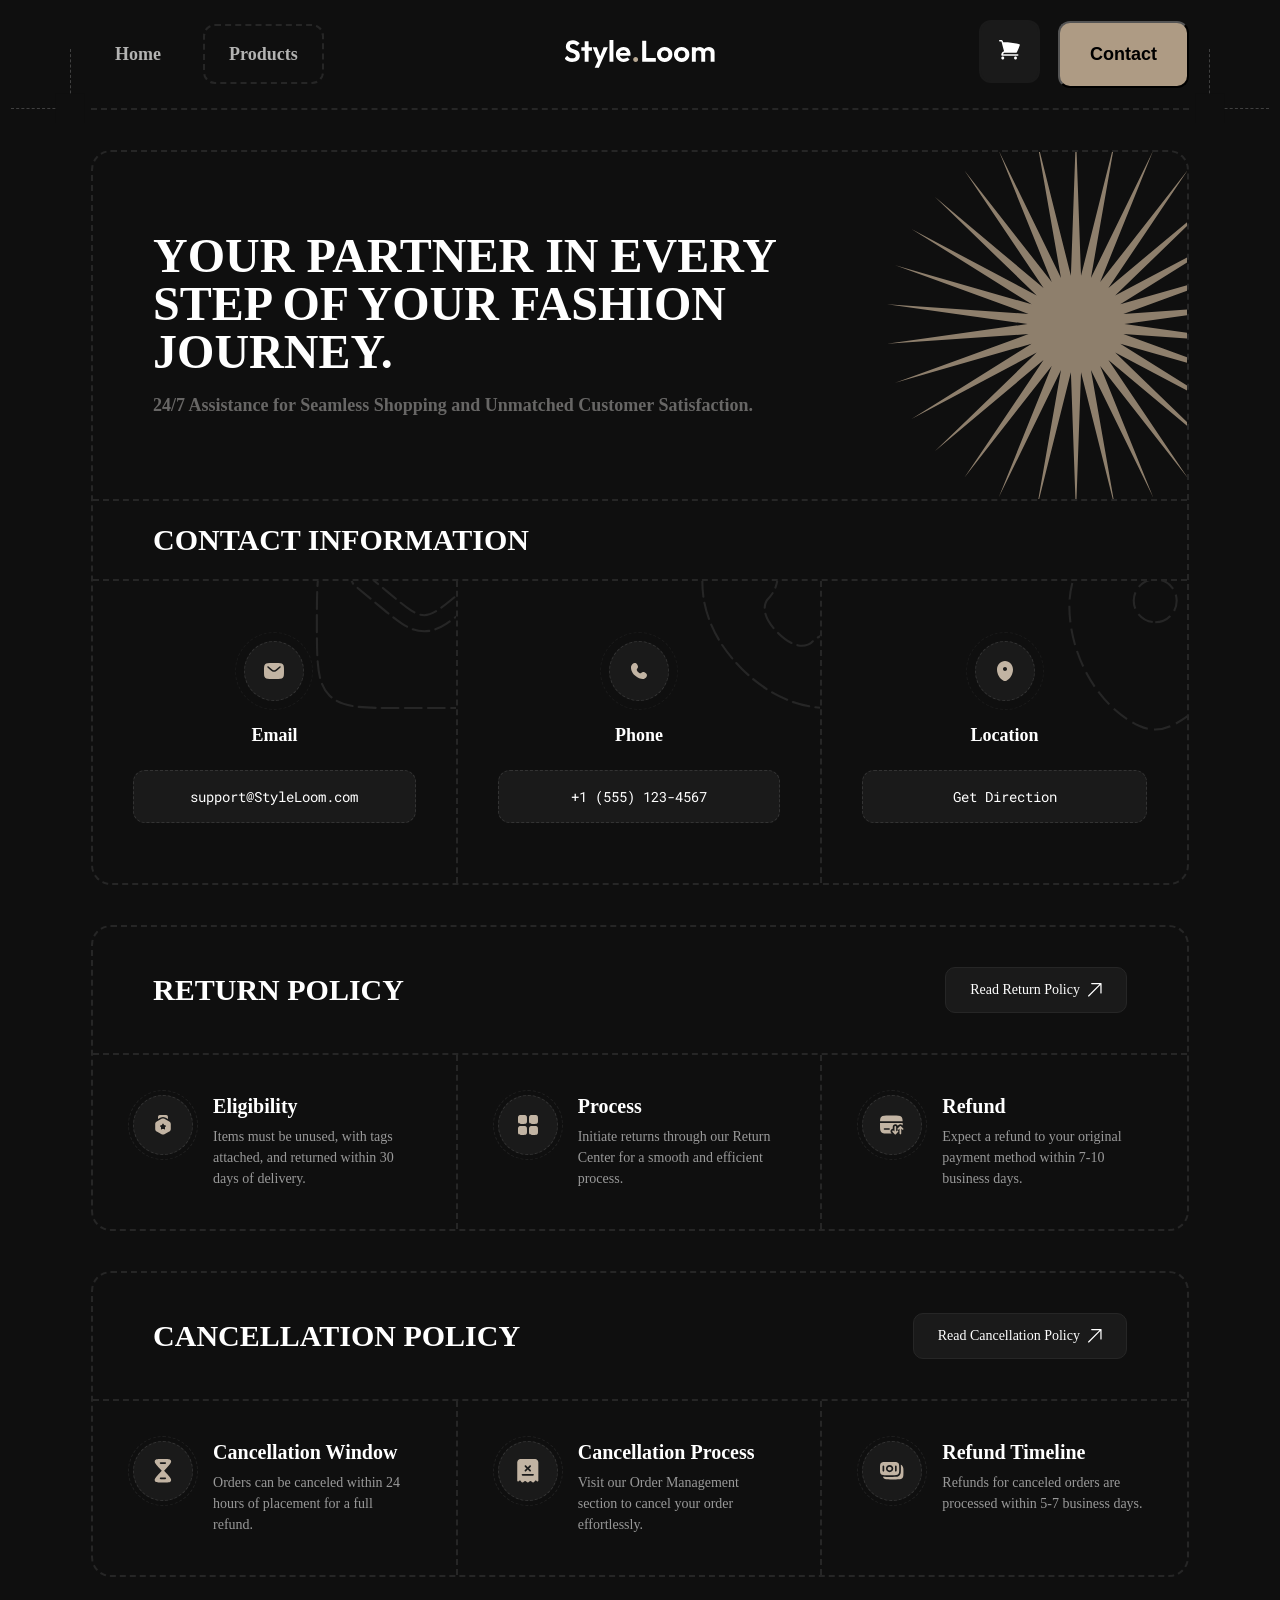
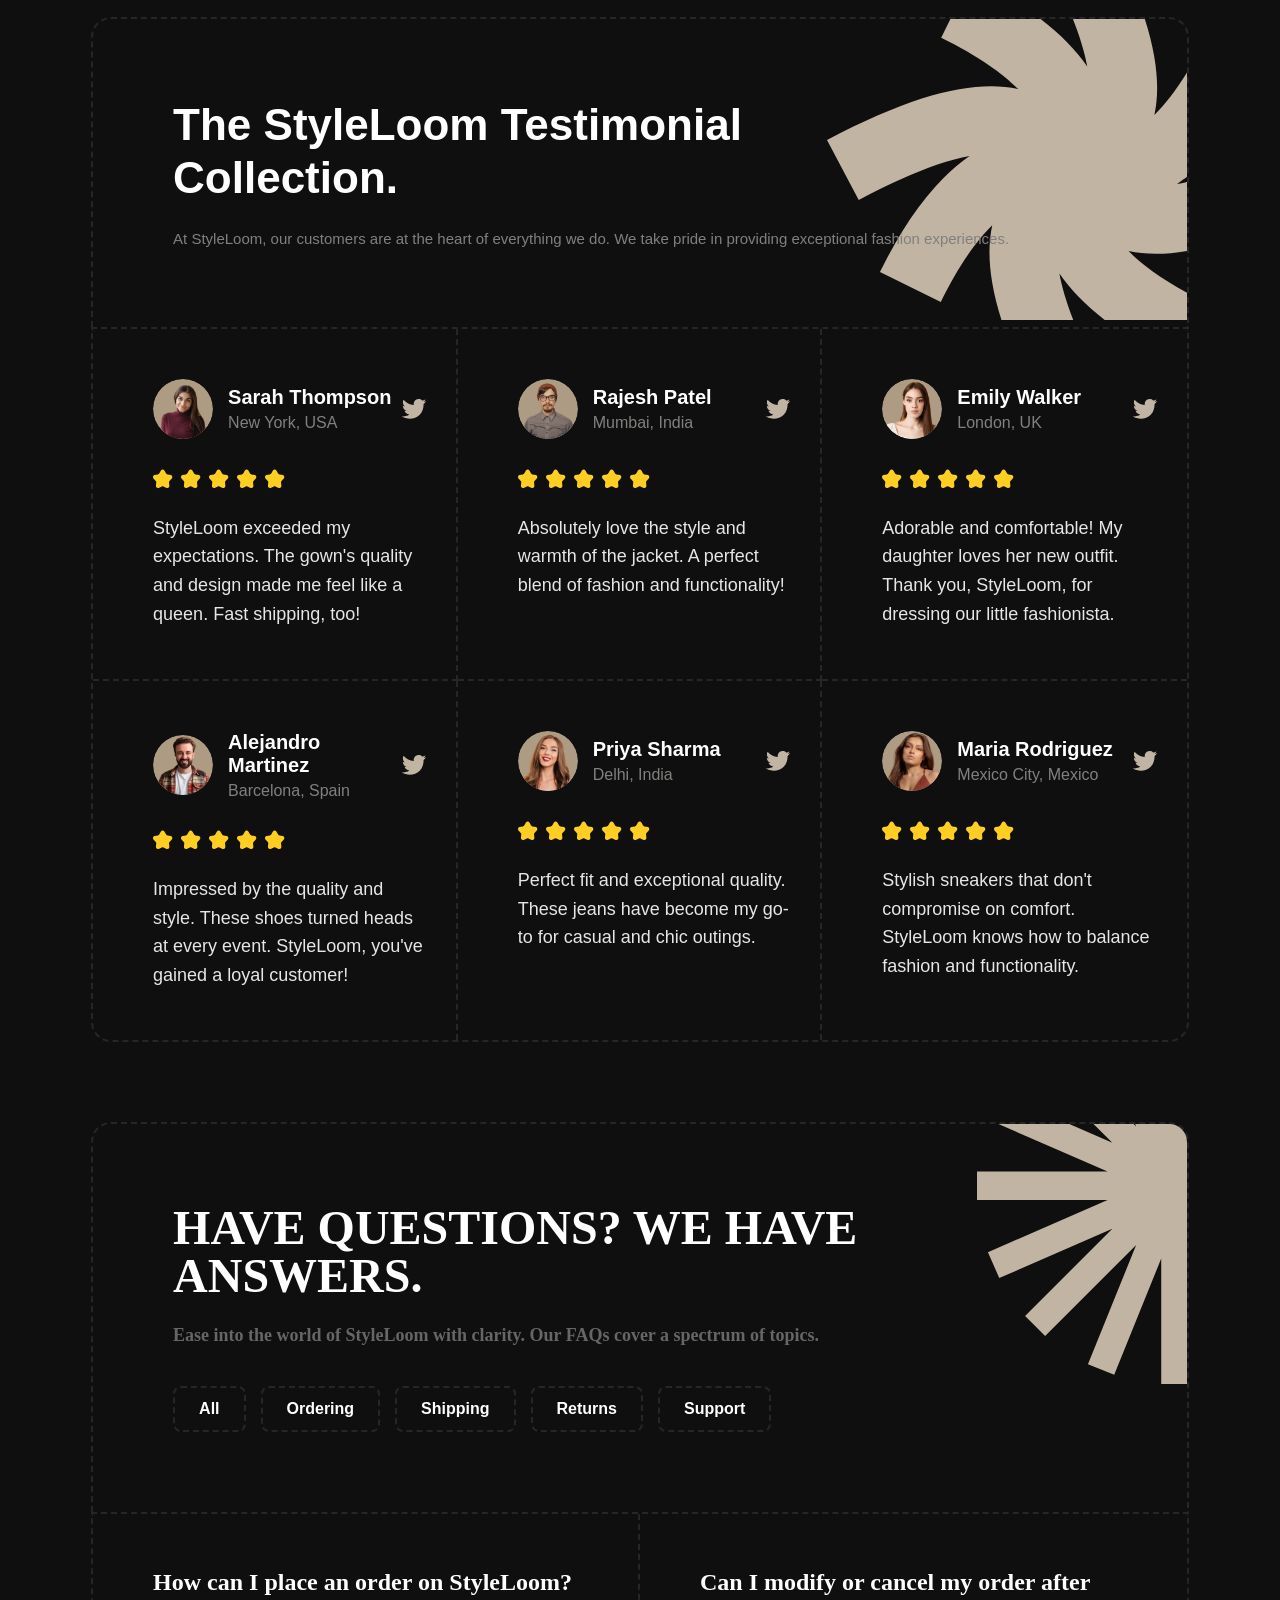
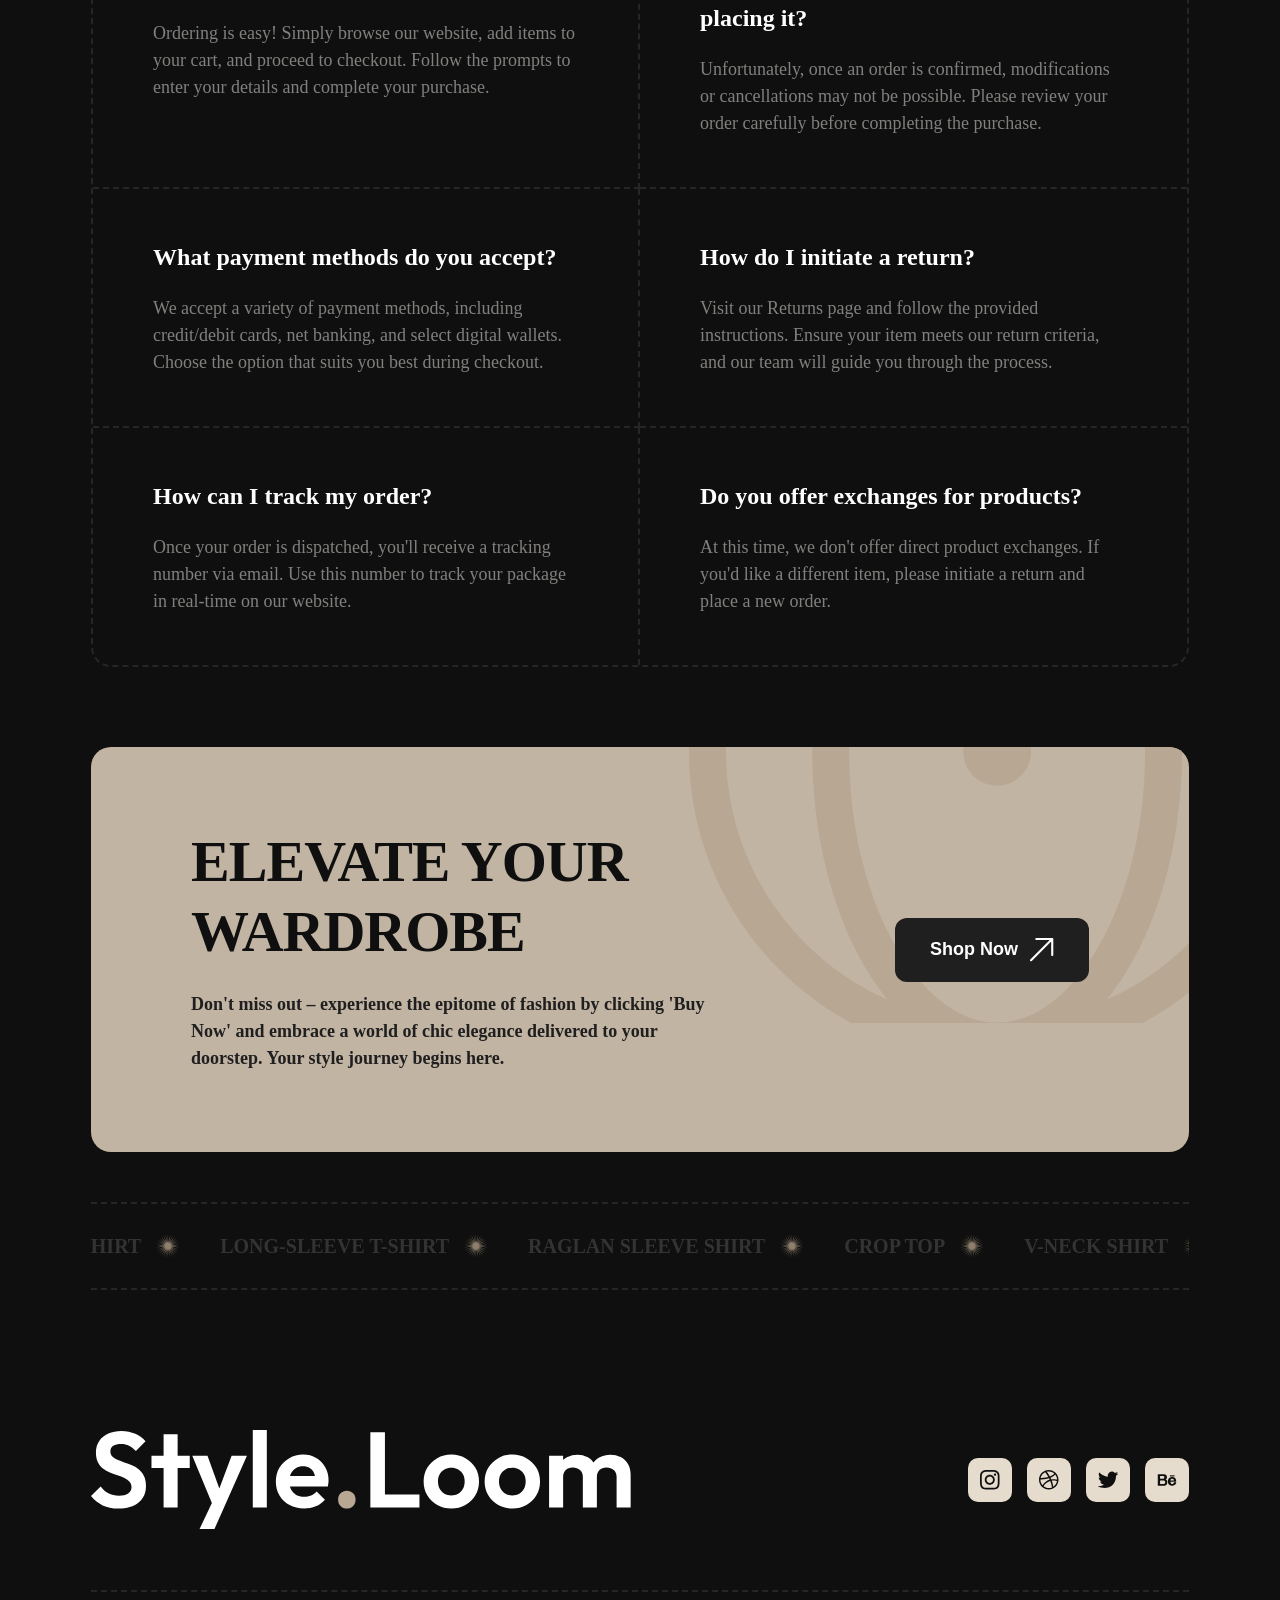
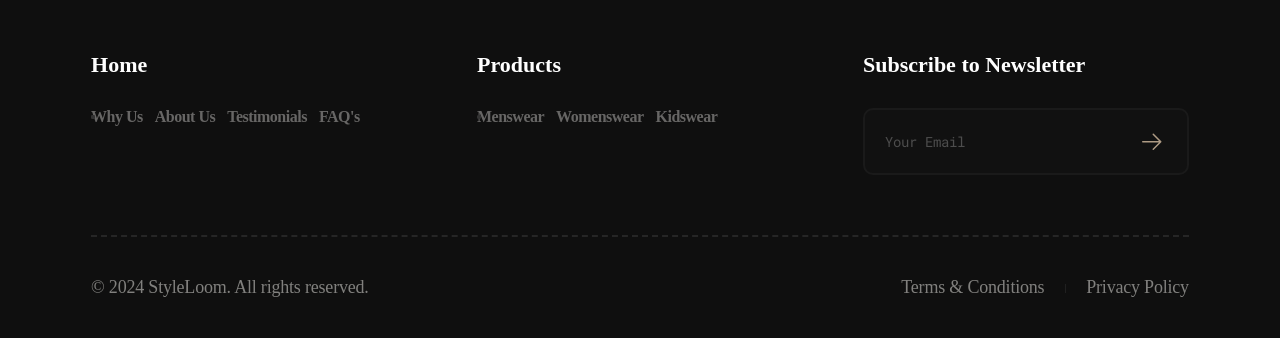
<file: contact-page/index.html>
<!doctype html>
<html lang="en">

<head>
    <meta charset="UTF-8">
    <meta name="viewport"
        content="width=device-width, user-scalable=no, initial-scale=1.0, maximum-scale=1.0, minimum-scale=1.0">
    <meta http-equiv="X-UA-Compatible" content="ie=edge">
    <title>Contact Page</title>
    <link rel="preconnect" href="https://fonts.googleapis.com">
    <link rel="preconnect" href="https://fonts.gstatic.com" crossorigin>
    <link rel="preconnect" href="https://fonts.googleapis.com">
    <link rel="preconnect" href="https://fonts.gstatic.com" crossorigin>
    <link href="https://fonts.googleapis.com/css2?family=Roboto:ital,wght@0,100..900;1,100..900&display=swap"
        rel="stylesheet">
    <link rel="preconnect" href="https://fonts.googleapis.com">
    <link rel="preconnect" href="https://fonts.gstatic.com" crossorigin>
    <link
        href="https://fonts.googleapis.com/css2?family=Roboto+Mono:ital,wght@0,100..700;1,100..700&family=Roboto:ital,wght@0,100..900;1,100..900&display=swap"
        rel="stylesheet">
    <link rel="stylesheet" href="style.css">
    <link rel="stylesheet" href="header.css">
    <link rel="stylesheet" href="contact-section.css">
    <link rel="stylesheet" href="return-policy.css">
    <link rel="stylesheet" href="cancellation-policy.css">
    <link rel="stylesheet" href="testimonial.css">
    <link rel="stylesheet" href="faqs.css">
    <link rel="stylesheet" href="wardrobe.css">
    <link rel="stylesheet" href="marquee.css">
    <link rel="stylesheet" href="footer.css">
    <link rel="stylesheet" href="tablet.css">
    <link rel="stylesheet" href="mobile.css">
</head>

<body>
    <!--HEADER-->
    <header>
        <input type="checkbox" id="menu-toggle" class="menu-checkbox">
        <label for="menu-toggle" class="menu-backdrop"></label>

        <div class="header-container">
            <div class="corner-line left">
                <span class="dot"></span>
            </div>

            <div class="header-button-1">
                <a href="#">Home</a>
                <a href="#">Products</a>
            </div>
            <img src="../images/logo.svg" alt="logo" class="header-logo">
            <div class="header-button-2">
                <button><img src="../icons/shopping-cart.svg" alt="shopping-cart"></button>
                <button>Contact</button>
            </div>

            <div class="corner-line right">
                <span class="dot"></span>
            </div>

            <label for="menu-toggle" class="mobile-menu-btn">
                <img src="../icons/menu.svg" alt="menu">
            </label>
        </div>

        <!-- Mobile Menu Drawer -->
        <div class="mobile-menu-drawer">
            <div class="drawer-header">
                <img src="../images/logo.svg" alt="logo" class="drawer-logo">
                <label for="menu-toggle" class="drawer-close">
                    <img src="../icons/close.svg" alt="close">
                </label>
            </div>
            <nav class="drawer-nav">
                <a href="#" class="drawer-link active">Home</a>
                <a href="#" class="drawer-link">Products</a>
                <a href="#" class="drawer-link">Cart</a>
                <a href="#" class="drawer-link">Contact</a>
            </nav>
        </div>
    </header>

    <main>
        <div class="contact-container">
            <!-- Hero Section -->
            <section class="contact-hero">
                <div class="hero-content">
                    <h1 class="hero-title">YOUR PARTNER IN EVERY STEP OF YOUR FASHION JOURNEY.</h1>
                    <p class="hero-subtitle">24/7 Assistance for Seamless Shopping and Unmatched Customer Satisfaction.
                    </p>
                </div>
                <div class="hero-decoration">
                    <img src="../icons/light.svg" alt="Decoration" class="decoration-icon">
                </div>
            </section>

            <!-- Title Bar -->
            <div class="contact-section-bar">
                <h2 class="contact-section-title">CONTACT INFORMATION</h2>
            </div>

            <!-- Cards Grid -->
            <div class="contact-grid">
                <!-- Email Card -->
                <div class="contact-card">
                    <div class="icon-wrapper">
                        <img src="../icons/email.svg" alt="Email">
                    </div>
                    <h3 class="card-label">Email</h3>
                    <a href="mailto:support@StyleLoom.com" class="card-action-box">support@StyleLoom.com</a>
                    <img src="../icons/border-email.svg" alt="" class="card-bg-icon">
                </div>

                <!-- Phone Card -->
                <div class="contact-card">
                    <div class="icon-wrapper">
                        <img src="../icons/phone.svg" alt="Phone">
                    </div>
                    <h3 class="card-label">Phone</h3>
                    <a href="tel:+15551234567" class="card-action-box">+1 (555) 123-4567</a>
                    <img src="../icons/border-phone.svg" alt="" class="card-bg-icon">
                </div>

                <!-- Location Card -->
                <div class="contact-card">
                    <div class="icon-wrapper">
                        <img src="../icons/location.svg" alt="Location">
                    </div>
                    <h3 class="card-label">Location</h3>
                    <a href="#" class="card-action-box">Get Direction</a>
                    <img src="../icons/border-local.svg" alt="" class="card-bg-icon">
                </div>
            </div>
        </div>

        <!-- Return Policy Section -->
        <div class="return-container">
            <div class="return-header">
                <h2 class="return-title">RETURN POLICY</h2>
                <a href="#" class="return-btn">
                    Read Return Policy
                    <img src="../images/arrow-up-right.svg" alt="arrow">
                </a>
            </div>
            <div class="return-grid">
                <!-- Eligibility -->
                <div class="return-card">
                    <div class="return-card-content">
                        <div class="return-icon-wrapper">
                            <img src="../icons/eligibility.svg" alt="Eligibility">
                        </div>
                        <div class="return-text">
                            <h3 class="return-card-title">Eligibility</h3>
                            <p class="return-card-desc">Items must be unused, with tags attached, and returned within 30
                                days of delivery.</p>
                        </div>
                    </div>
                </div>

                <!-- Process -->
                <div class="return-card">
                    <div class="return-card-content">
                        <div class="return-icon-wrapper">
                            <img src="../icons/process.svg" alt="Process">
                        </div>
                        <div class="return-text">
                            <h3 class="return-card-title">Process</h3>
                            <p class="return-card-desc">Initiate returns through our Return Center for a smooth and
                                efficient process.</p>
                        </div>
                    </div>
                </div>

                <!-- Refund -->
                <div class="return-card">
                    <div class="return-card-content">
                        <div class="return-icon-wrapper">
                            <img src="../icons/refund.svg" alt="Refund">
                        </div>
                        <div class="return-text">
                            <h3 class="return-card-title">Refund</h3>
                            <p class="return-card-desc">Expect a refund to your original payment method within 7-10
                                business days.</p>
                        </div>
                    </div>
                </div>
            </div>
        </div>


        <!-- Cancellation Policy Section -->
        <div class="cancellation-container">
            <div class="cancellation-header">
                <h2 class="cancellation-title">CANCELLATION POLICY</h2>
                <a href="#" class="cancellation-btn">
                    Read Cancellation Policy
                    <img src="../images/arrow-up-right.svg" alt="arrow">
                </a>
            </div>
            <div class="cancellation-grid">
                <!-- Cancellation Window -->
                <div class="cancellation-card">
                    <div class="cancellation-card-content">
                        <div class="cancellation-icon-wrapper">
                            <img src="../icons/cancellation-window.svg" alt="Cancellation Window">
                        </div>
                        <div class="cancellation-text">
                            <h3 class="cancellation-card-title">Cancellation Window</h3>
                            <p class="cancellation-card-desc">Orders can be canceled within 24 hours of placement for a
                                full refund.</p>
                        </div>
                    </div>
                </div>

                <!-- Cancellation Process -->
                <div class="cancellation-card">
                    <div class="cancellation-card-content">
                        <div class="cancellation-icon-wrapper">
                            <img src="../icons/cancellation-process.svg" alt="Cancellation Process">
                        </div>
                        <div class="cancellation-text">
                            <h3 class="cancellation-card-title">Cancellation Process</h3>
                            <p class="cancellation-card-desc">Visit our Order Management section to cancel your order
                                effortlessly.</p>
                        </div>
                    </div>
                </div>

                <!-- Refund Timeline -->
                <div class="cancellation-card">
                    <div class="cancellation-card-content">
                        <div class="cancellation-icon-wrapper">
                            <img src="../icons/refund-timeline.svg" alt="Refund Timeline">
                        </div>
                        <div class="cancellation-text">
                            <h3 class="cancellation-card-title">Refund Timeline</h3>
                            <p class="cancellation-card-desc">Refunds for canceled orders are processed within 5-7
                                business days.</p>
                        </div>
                    </div>
                </div>
            </div>
        </div>
    </main>

    <!-- Testimonial Section -->
    <section class="testimonials-section">
        <div class="testimonials-header">
            <div class="testimonials-title-area">
                <h1 class="testimonials-title">The StyleLoom Testimonial Collection.</h1>
                <p class="testimonials-subtitle">At StyleLoom, our customers are at the heart of everything we
                    do. We take pride in providing exceptional fashion experiences.</p>
            </div>
            <div class="header-decorative">
                <img src="../images/style-loom.svg" alt="decorative icon" class="spiral-icon">
            </div>
        </div>
        <div class="testimonials-grid">
            <!-- Card 1 -->
            <div class="testimonial-card">
                <div class="card-header">
                    <div class="user-info">
                        <img src="../images/sarah.svg" alt="Sarah Thompson" class="avatar">
                        <div class="user-details">
                            <h4 class="user-name">Sarah Thompson</h4>
                            <p class="user-location">New York, USA</p>
                        </div>
                    </div>
                    <img src="../icons/twitter.svg" alt="twitter" class="social-icon">
                </div>
                <div class="rating-stars">
                    <img src="../icons/star.svg" alt="star" class="star-icon">
                    <img src="../icons/star.svg" alt="star" class="star-icon">
                    <img src="../icons/star.svg" alt="star" class="star-icon">
                    <img src="../icons/star.svg" alt="star" class="star-icon">
                    <img src="../icons/star.svg" alt="star" class="star-icon">
                </div>
                <p class="testimonial-text">StyleLoom exceeded my expectations. The gown's quality and design
                    made me feel like a queen. Fast shipping, too!</p>
            </div>
            <!-- Card 2 -->
            <div class="testimonial-card">
                <div class="card-header">
                    <div class="user-info">
                        <img src="../images/rajesh.svg" alt="Rajesh Patel" class="avatar">
                        <div class="user-details">
                            <h4 class="user-name">Rajesh Patel</h4>
                            <p class="user-location">Mumbai, India</p>
                        </div>
                    </div>
                    <img src="../icons/twitter.svg" alt="twitter" class="social-icon">
                </div>
                <div class="rating-stars">
                    <img src="../icons/star.svg" alt="star" class="star-icon">
                    <img src="../icons/star.svg" alt="star" class="star-icon">
                    <img src="../icons/star.svg" alt="star" class="star-icon">
                    <img src="../icons/star.svg" alt="star" class="star-icon">
                    <img src="../icons/star.svg" alt="star" class="star-icon">
                </div>
                <p class="testimonial-text">Absolutely love the style and warmth of the jacket. A perfect blend
                    of fashion and functionality!</p>
            </div>
            <!-- Card 3 -->
            <div class="testimonial-card">
                <div class="card-header">
                    <div class="user-info">
                        <img src="../images/emily.svg" alt="Emily Walker" class="avatar">
                        <div class="user-details">
                            <h4 class="user-name">Emily Walker</h4>
                            <p class="user-location">London, UK</p>
                        </div>
                    </div>
                    <img src="../icons/twitter.svg" alt="twitter" class="social-icon">
                </div>
                <div class="rating-stars">
                    <img src="../icons/star.svg" alt="star" class="star-icon">
                    <img src="../icons/star.svg" alt="star" class="star-icon">
                    <img src="../icons/star.svg" alt="star" class="star-icon">
                    <img src="../icons/star.svg" alt="star" class="star-icon">
                    <img src="../icons/star.svg" alt="star" class="star-icon">
                </div>
                <p class="testimonial-text">Adorable and comfortable! My daughter loves her new outfit. Thank
                    you, StyleLoom, for dressing our little fashionista.</p>
            </div>
            <!-- Card 4 -->
            <div class="testimonial-card">
                <div class="card-header">
                    <div class="user-info">
                        <img src="../images/martinez.svg" alt="Alejandro Martinez" class="avatar">
                        <div class="user-details">
                            <h4 class="user-name">Alejandro Martinez</h4>
                            <p class="user-location">Barcelona, Spain</p>
                        </div>
                    </div>
                    <img src="../icons/twitter.svg" alt="twitter" class="social-icon">
                </div>
                <div class="rating-stars">
                    <img src="../icons/star.svg" alt="star" class="star-icon">
                    <img src="../icons/star.svg" alt="star" class="star-icon">
                    <img src="../icons/star.svg" alt="star" class="star-icon">
                    <img src="../icons/star.svg" alt="star" class="star-icon">
                    <img src="../icons/star.svg" alt="star" class="star-icon">
                </div>
                <p class="testimonial-text">Impressed by the quality and style. These shoes turned heads at
                    every event. StyleLoom, you've gained a loyal customer!</p>
            </div>
            <!-- Card 5 -->
            <div class="testimonial-card">
                <div class="card-header">
                    <div class="user-info">
                        <img src="../images/sharma.svg" alt="Priya Sharma" class="avatar">
                        <div class="user-details">
                            <h4 class="user-name">Priya Sharma</h4>
                            <p class="user-location">Delhi, India</p>
                        </div>
                    </div>
                    <img src="../icons/twitter.svg" alt="twitter" class="social-icon">
                </div>
                <div class="rating-stars">
                    <img src="../icons/star.svg" alt="star" class="star-icon">
                    <img src="../icons/star.svg" alt="star" class="star-icon">
                    <img src="../icons/star.svg" alt="star" class="star-icon">
                    <img src="../icons/star.svg" alt="star" class="star-icon">
                    <img src="../icons/star.svg" alt="star" class="star-icon">
                </div>
                <p class="testimonial-text">Perfect fit and exceptional quality. These jeans have become my
                    go-to for casual and chic outings.</p>
            </div>
            <!-- Card 6 -->
            <div class="testimonial-card">
                <div class="card-header">
                    <div class="user-info">
                        <img src="../images/maria.svg" alt="Maria Rodriguez" class="avatar">
                        <div class="user-details">
                            <h4 class="user-name">Maria Rodriguez</h4>
                            <p class="user-location">Mexico City, Mexico</p>
                        </div>
                    </div>
                    <img src="../icons/twitter.svg" alt="twitter" class="social-icon">
                </div>
                <div class="rating-stars">
                    <img src="../icons/star.svg" alt="star" class="star-icon">
                    <img src="../icons/star.svg" alt="star" class="star-icon">
                    <img src="../icons/star.svg" alt="star" class="star-icon">
                    <img src="../icons/star.svg" alt="star" class="star-icon">
                    <img src="../icons/star.svg" alt="star" class="star-icon">
                </div>
                <p class="testimonial-text">Stylish sneakers that don't compromise on comfort. StyleLoom knows
                    how to balance fashion and functionality.</p>
            </div>
        </div>
        <!-- View All Section -->
        <div class="testimonials-footer">
            <button class="btn-view-all">
                <span>View All</span>
                <img src="../icons/arrow-right.svg" alt="arrow down" class="arrow-icon">
            </button>
        </div>
    </section>

    <!-- FAQ Section -->
    <section class="faq-section">
        <div class="faq-header">
            <div class="faq-title-area">
                <h1 class="faq-title">HAVE QUESTIONS? WE HAVE ANSWERS.</h1>
                <p class="faq-subtitle">Ease into the world of StyleLoom with clarity. Our FAQs cover a spectrum
                    of topics.</p>
            </div>
            <div class="faq-tabs">
                <button class="faq-tab">All</button>
                <button class="faq-tab">Ordering</button>
                <button class="faq-tab">Shipping</button>
                <button class="faq-tab">Returns</button>
                <button class="faq-tab">Support</button>
            </div>
            <div class="faq-header-decorative">
                <img src="../images/question.svg" alt="decorative icon" class="faq-spiral-icon">
            </div>
        </div>
        <div class="faq-grid">
            <div class="faq-item">
                <h3 class="faq-question">How can I place an order on StyleLoom?</h3>
                <p class="faq-answer">Ordering is easy! Simply browse our website, add items to your cart, and
                    proceed to checkout. Follow the prompts to enter your details and complete your purchase.
                </p>
            </div>
            <div class="faq-item">
                <h3 class="faq-question">Can I modify or cancel my order after placing it?</h3>
                <p class="faq-answer">Unfortunately, once an order is confirmed, modifications or cancellations
                    may not be possible. Please review your order carefully before completing the purchase.</p>
            </div>
            <div class="faq-item">
                <h3 class="faq-question">What payment methods do you accept?</h3>
                <p class="faq-answer">We accept a variety of payment methods, including credit/debit cards, net
                    banking, and select digital wallets. Choose the option that suits you best during checkout.
                </p>
            </div>
            <div class="faq-item">
                <h3 class="faq-question">How do I initiate a return?</h3>
                <p class="faq-answer">Visit our Returns page and follow the provided instructions. Ensure your
                    item meets our return criteria, and our team will guide you through the process.</p>
            </div>
            <div class="faq-item">
                <h3 class="faq-question">How can I track my order?</h3>
                <p class="faq-answer">Once your order is dispatched, you'll receive a tracking number via email.
                    Use this number to track your package in real-time on our website.</p>
            </div>
            <div class="faq-item">
                <h3 class="faq-question">Do you offer exchanges for products?</h3>
                <p class="faq-answer">At this time, we don't offer direct product exchanges. If you'd like a
                    different item, please initiate a return and place a new order.</p>
            </div>
        </div>
        <!-- FAQ Footer (View All) -->
        <div class="faq-footer">
            <button class="btn-view-all">
                <span>View All</span>
                <img src="../icons/arrow-right.svg" alt="arrow down" class="arrow-icon">
            </button>
        </div>
    </section>

    <!-- Wardrobe Section -->
    <section class="wardrobe-section">
        <div class="wardrobe-container">
            <div class="wardrobe-content">
                <h2 class="wardrobe-title">ELEVATE YOUR WARDROBE</h2>
                <p class="wardrobe-text">Don't miss out – experience the epitome of fashion by clicking 'Buy
                    Now' and embrace a world of chic elegance delivered to your doorstep. Your style journey
                    begins here.</p>
            </div>
            <div class="wardrobe-action">
                <button class="shop-now-btn">
                    Shop Now <img src="../images/arrow-up-right.svg" alt="arrow" class="arrow-icon">
                </button>
            </div>
            <div class="wardrobe-header-decorative">
                <img src="../images/wardrobe.svg" alt="decorative" class="wardrobe-bg-icon">
            </div>
        </div>
    </section>

    <!-- Marquee Section -->
    <section class="marquee-section">
        <div class="marquee-content">
            <div class="marquee-item">
                <span class="marquee-text">TANK TOP</span>
                <img src="../icons/light.svg" alt="separator" class="marquee-icon">
            </div>
            <div class="marquee-item">
                <span class="marquee-text">T-SHIRT</span>
                <img src="../icons/light.svg" alt="separator" class="marquee-icon">
            </div>
            <div class="marquee-item">
                <span class="marquee-text">LONG-SLEEVE T-SHIRT</span>
                <img src="../icons/light.svg" alt="separator" class="marquee-icon">
            </div>
            <div class="marquee-item">
                <span class="marquee-text">RAGLAN SLEEVE SHIRT</span>
                <img src="../icons/light.svg" alt="separator" class="marquee-icon">
            </div>
            <div class="marquee-item">
                <span class="marquee-text">CROP TOP</span>
                <img src="../icons/light.svg" alt="separator" class="marquee-icon">
            </div>
            <div class="marquee-item">
                <span class="marquee-text">V-NECK SHIRT</span>
                <img src="../icons/light.svg" alt="separator" class="marquee-icon">
            </div>
            <div class="marquee-item">
                <span class="marquee-text">MUSCLE SHIRT</span>
            </div>
        </div>
    </section>

    <!-- Footer Section -->
    <footer class="footer-section">
        <!-- Top Row with full-width border -->
        <div class="footer-top-row">
            <div class="footer-container">
                <div class="footer-top">
                    <img src="../images/logo.svg" alt="Style.Loom" class="footer-logo">
                    <div class="footer-socials">
                        <a href="#" class="social-link">
                            <img src="../icons/ig.svg" alt="Instagram">
                        </a>
                        <a href="#" class="social-link">
                            <img src="../icons/ball.svg" alt="Dribble">
                        </a>
                        <a href="#" class="social-link">
                            <img src="../icons/twitter-black.svg" alt="Twitter">
                        </a>
                        <a href="#" class="social-link">
                            <img src="../icons/be.svg" alt="Behance">
                        </a>
                    </div>
                </div>
            </div>
        </div>

        <!-- Main Row -->
        <div class="footer-main-row">
            <div class="footer-container">
                <div class="footer-main">
                    <div class="footer-links-column">
                        <h3 class="footer-heading">Home</h3>
                        <ul class="footer-links-list">
                            <li><a href="#">Why Us</a></li>
                            <li class="dot"></li>
                            <li><a href="#">About Us</a></li>
                            <li class="dot"></li>
                            <li><a href="#">Testimonials</a></li>
                            <li class="dot"></li>
                            <li><a href="#">FAQ's</a></li>
                        </ul>
                    </div>
                    <div class="footer-links-column">
                        <h3 class="footer-heading">Products</h3>
                        <ul class="footer-links-list">
                            <li><a href="#">Menswear</a></li>
                            <li class="dot"></li>
                            <li><a href="#">Womenswear</a></li>
                            <li class="dot"></li>
                            <li><a href="#">Kidswear</a></li>
                        </ul>
                    </div>
                    <div class="footer-newsletter">
                        <h3 class="footer-heading">Subscribe to Newsletter</h3>
                        <div class="newsletter-form">
                            <input type="email" placeholder="Your Email" class="newsletter-input">
                            <button class="newsletter-btn">
                                <img src="../icons/arrow-right.svg" alt="Submit">
                            </button>
                        </div>
                    </div>
                </div>
            </div>
        </div>

        <!-- Bottom Row -->
        <div class="footer-bottom-row">
            <div class="footer-container">
                <div class="footer-bottom">
                    <p class="copyright">© 2024 StyleLoom. All rights reserved.</p>
                    <div class="legal-links">
                        <a href="#">Terms & Conditions</a>
                        <span class="pipe">|</span>
                        <a href="#">Privacy Policy</a>
                    </div>
                </div>
            </div>
        </div>
    </footer>
</body>

</html>
</file>
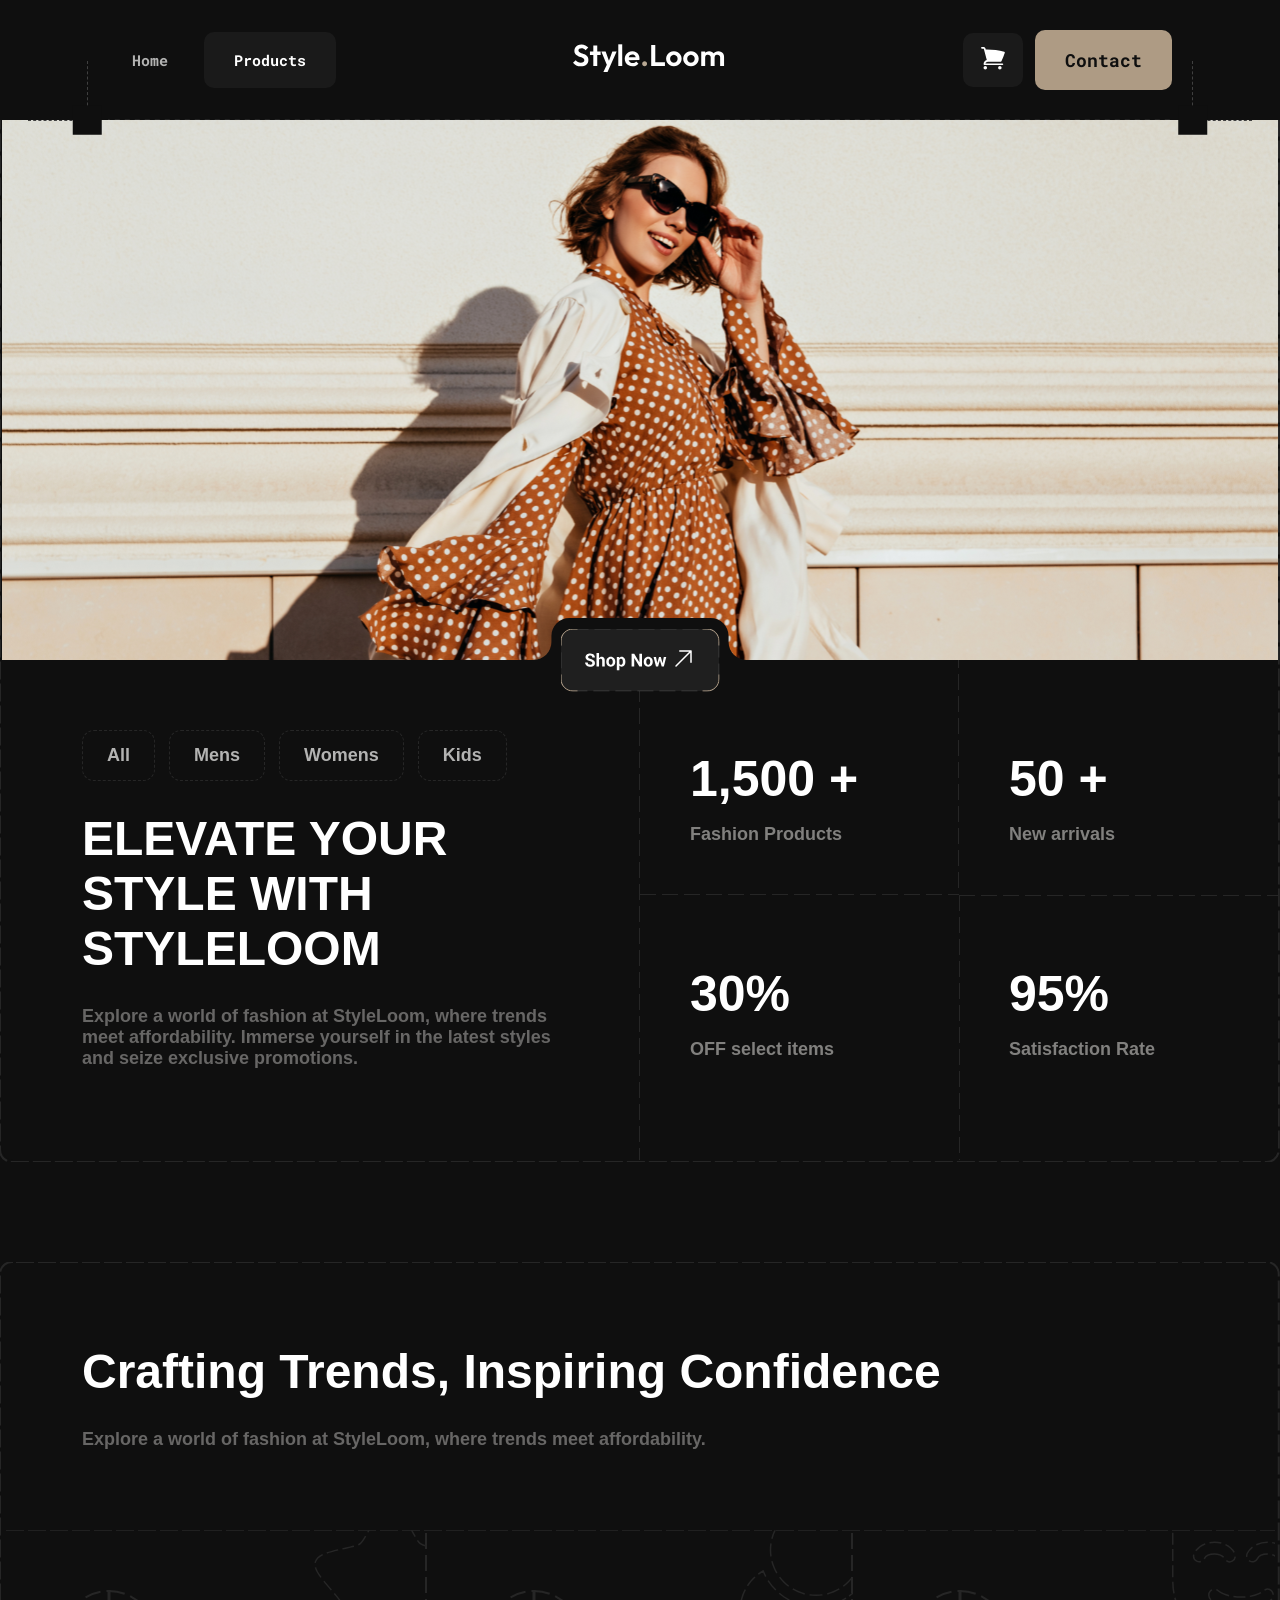
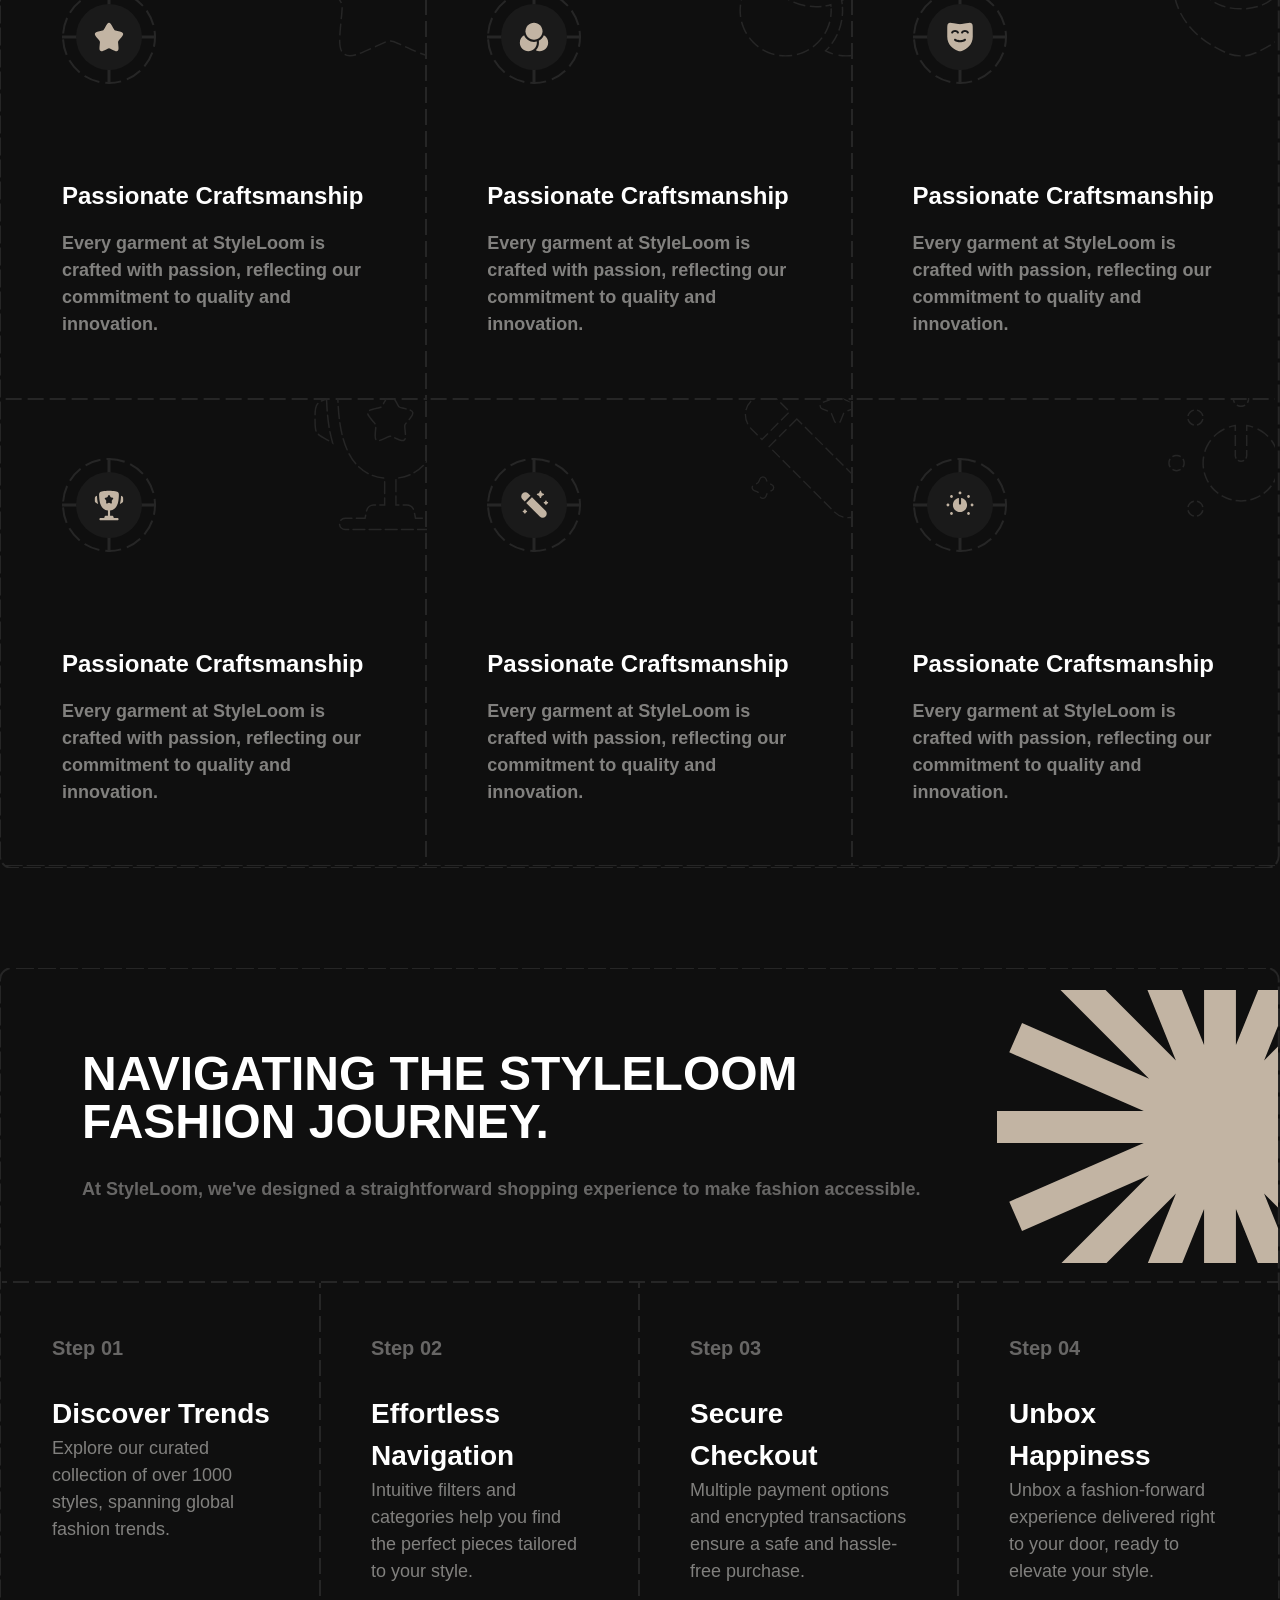
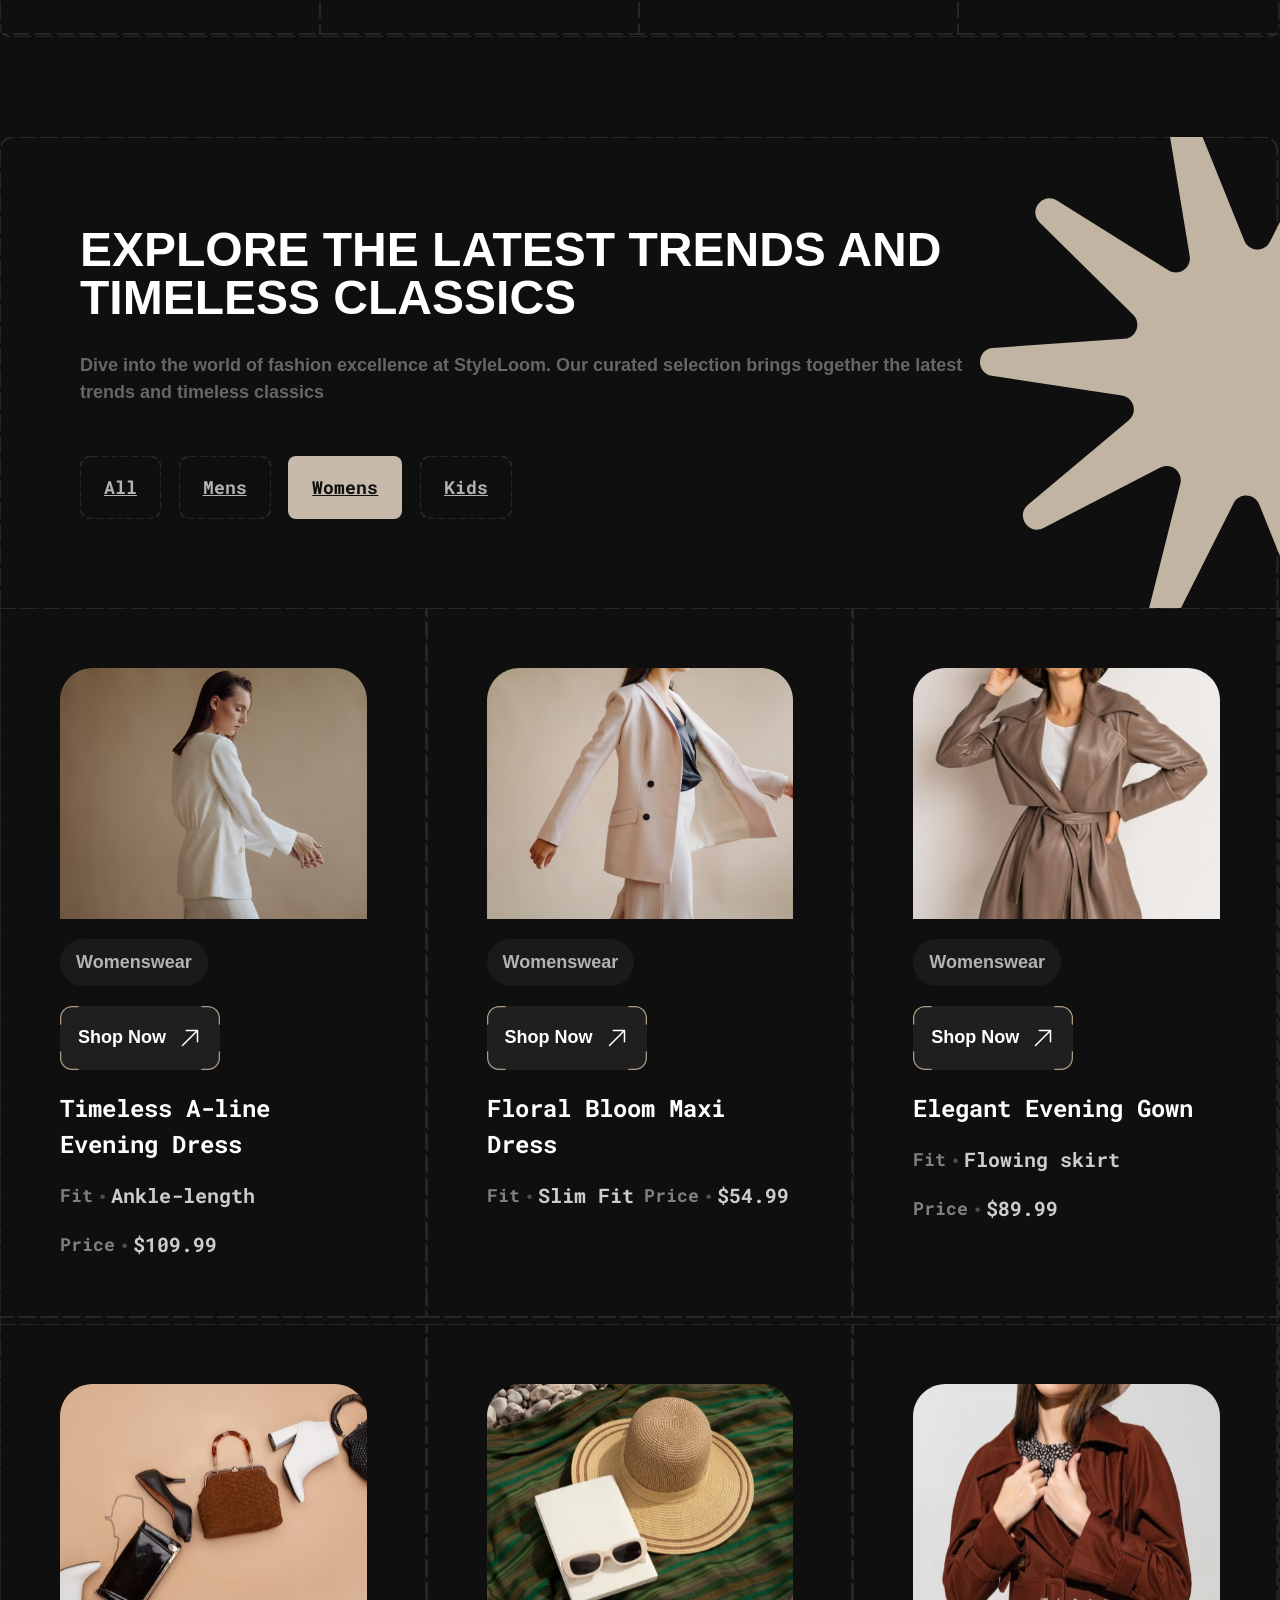
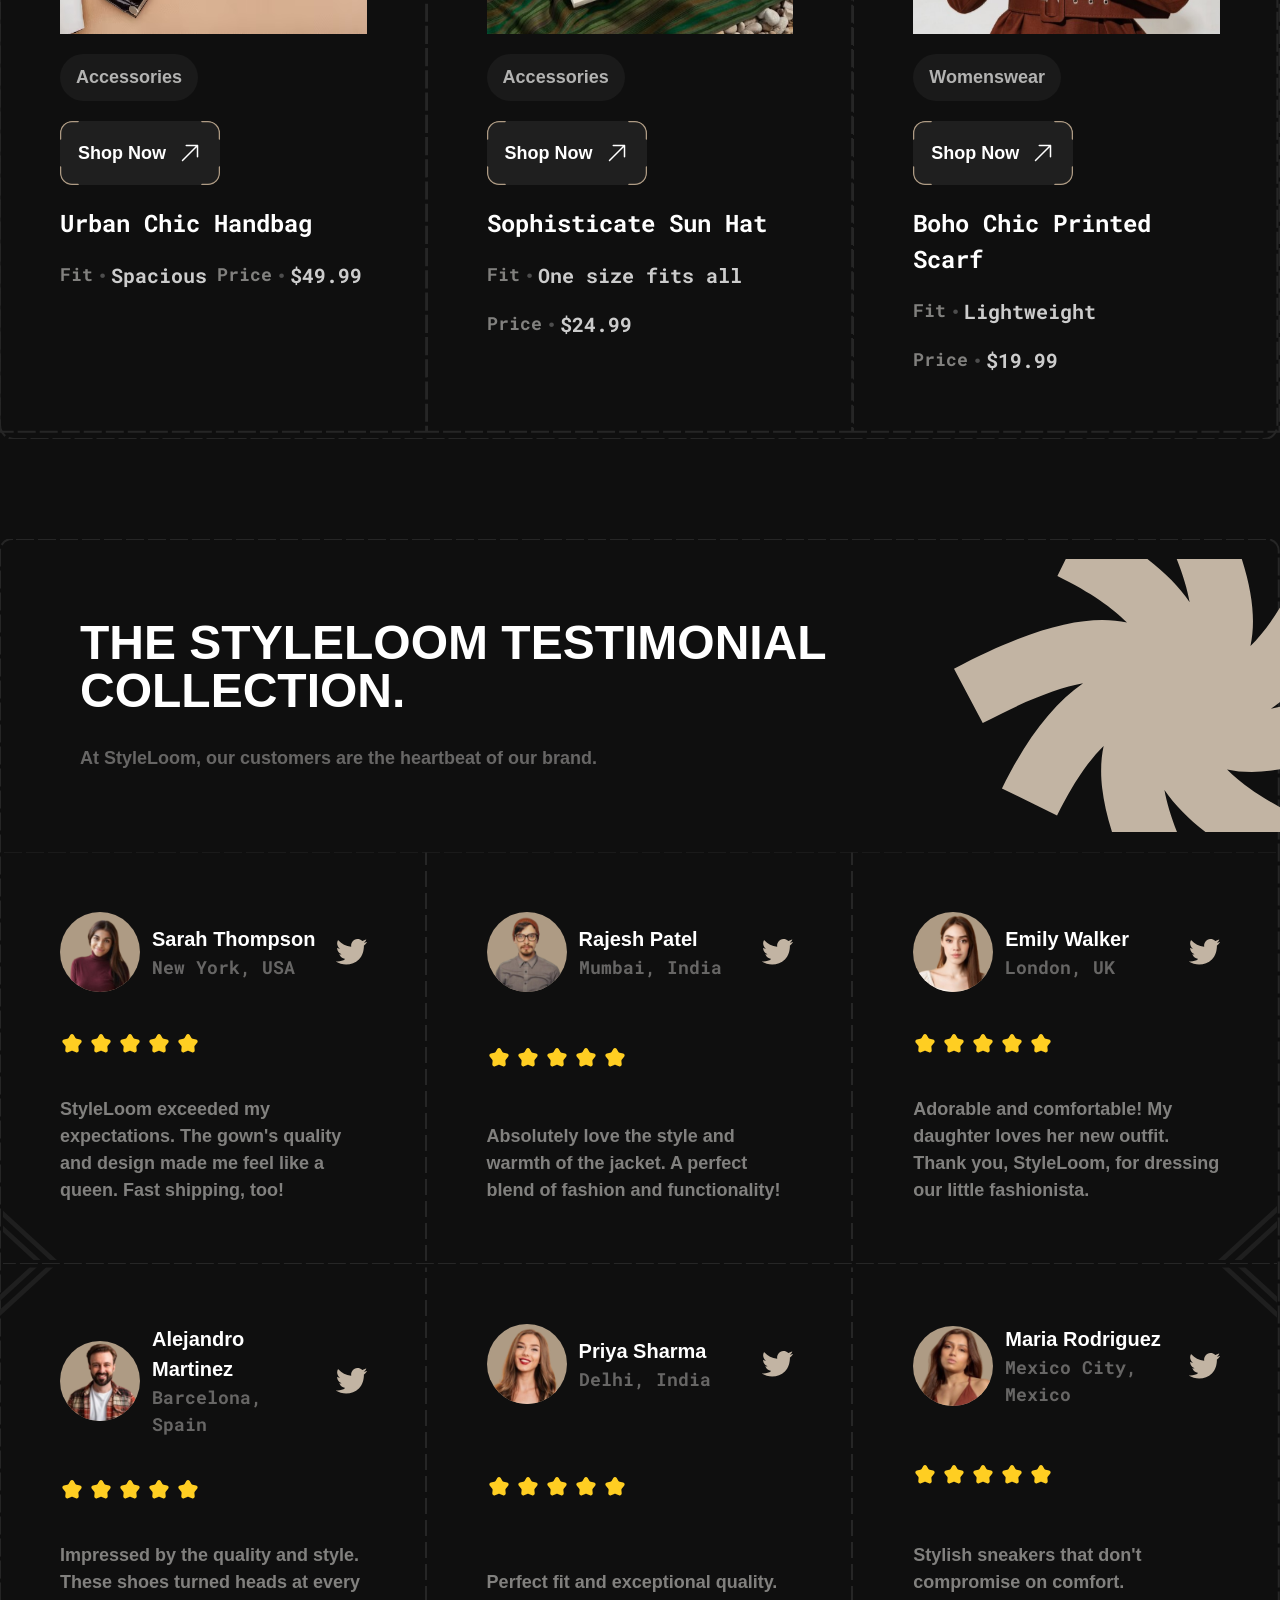
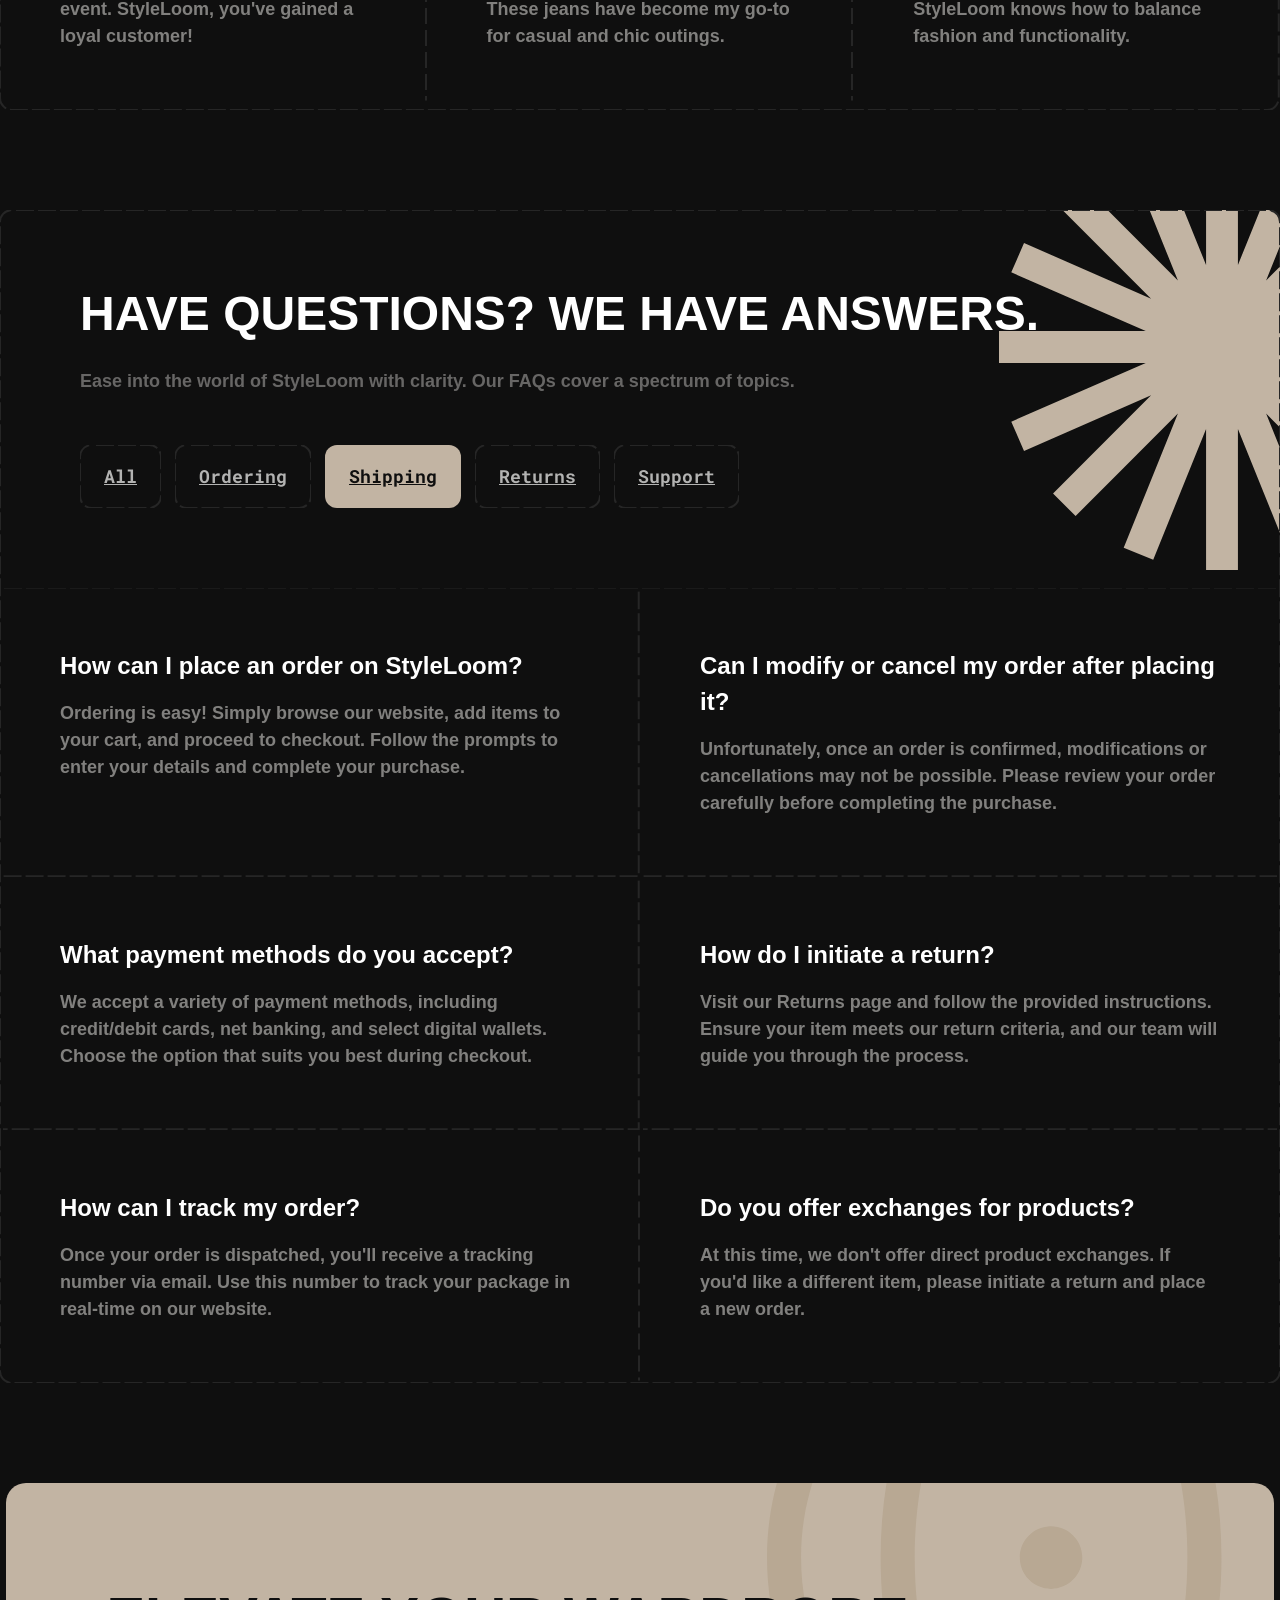
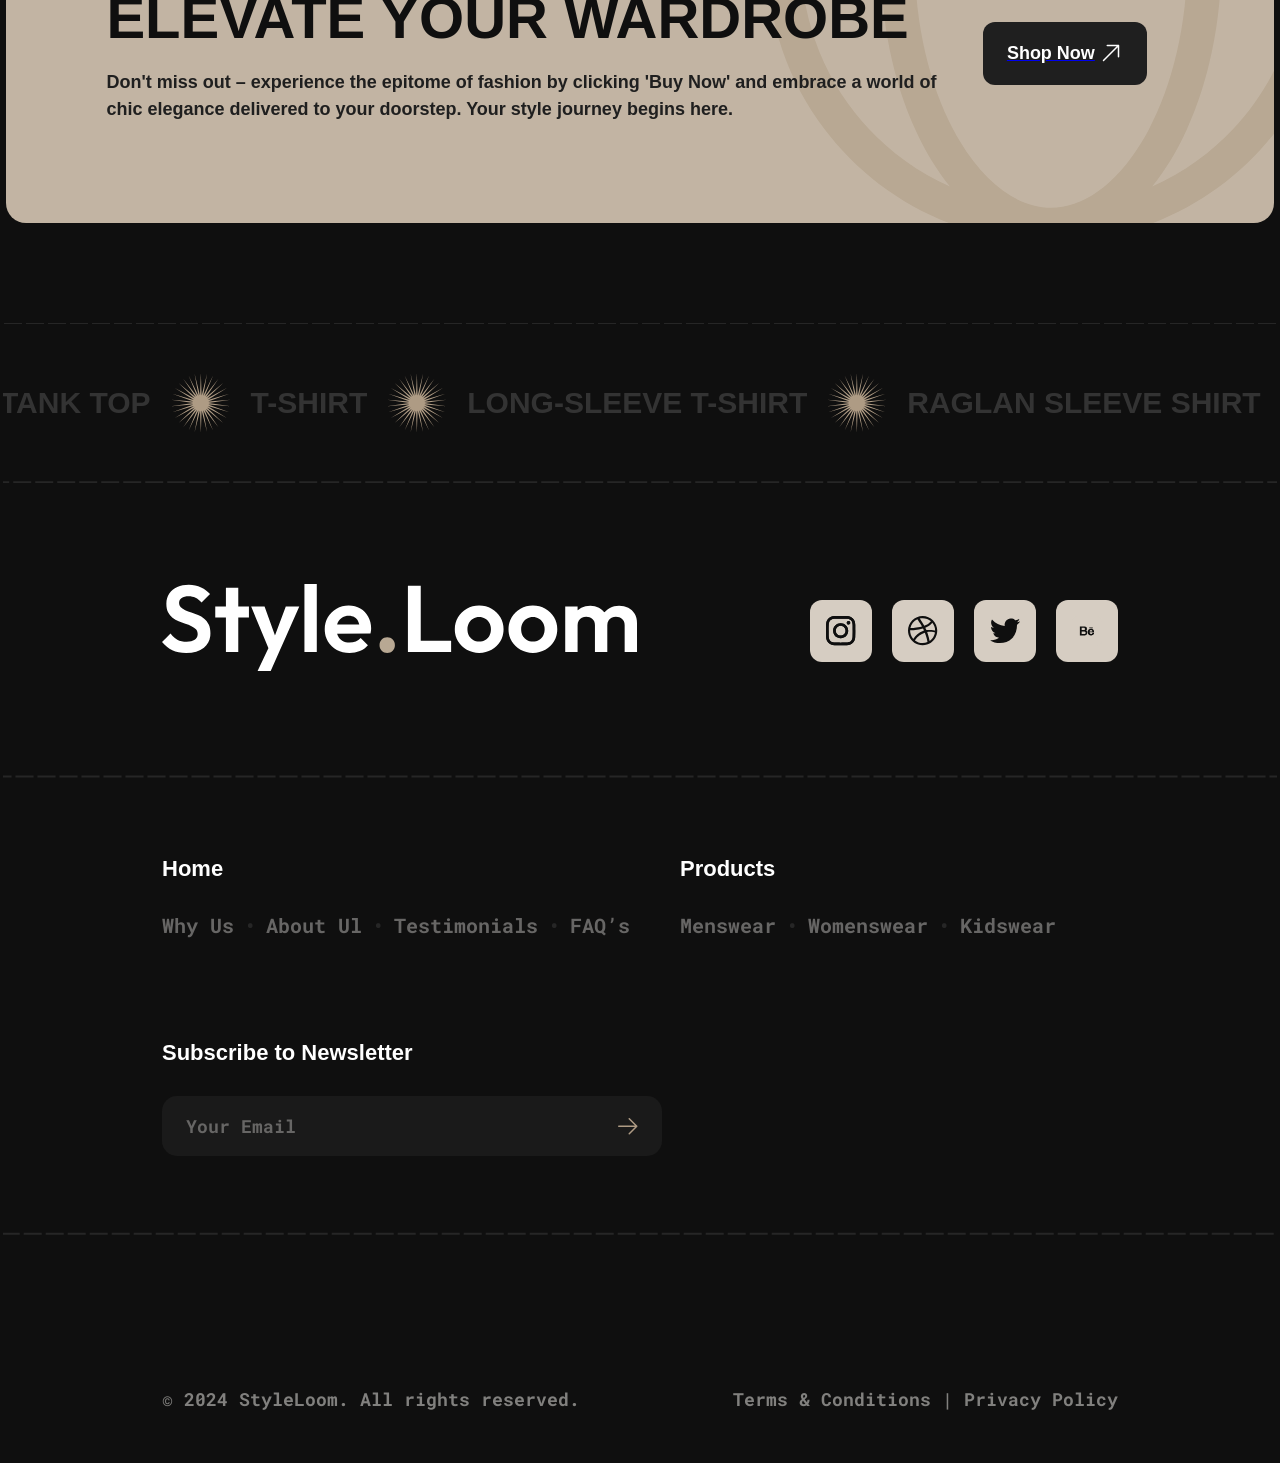
<file: feature-home-page/index.html>
<!DOCTYPE html>
<html lang="vi">
<head>
    <link rel="preconnect" href="https://fonts.googleapis.com">
    <link rel="preconnect" href="https://fonts.gstatic.com" crossorigin>
    <link href="https://fonts.googleapis.com/css2?family=Be+Vietnam+Pro:ital,wght@0,100;0,200;0,300;0,400;0,500;0,600;0,700;0,800;0,900;1,100;1,200;1,300;1,400;1,500;1,600;1,700;1,800;1,900&family=Roboto+Mono:ital,wght@0,100..700;1,100..700&display=swap"
          rel="stylesheet">
    <meta charset="UTF-8">
    <meta content="width=device-width, initial-scale=1" name="viewport">
    <title>feature-home-Page</title>
    <link rel="stylesheet" href="css/style.css">
    <link rel="stylesheet" href="css/header.css">
    <link rel="stylesheet" href="css/banner.css">
    <link rel="stylesheet" href="css/styleloom.css">
    <link rel="stylesheet" href="css/crafting.css">
    <link rel="stylesheet" href="css/navigating.css">
    <link rel="stylesheet" href="css/baner_elavate.css">
    <link rel="stylesheet" href="css/elavate_list.css">
    <link rel="stylesheet" href="css/Questions.css">
    <link rel="stylesheet" href="css/elavate_bottom.css">
    <link rel="stylesheet" href="css/sun.css">
    <link rel="stylesheet" href="css/media.css">
    <link rel="stylesheet" href="css/footer.css">
    <link rel="stylesheet" href="css/dress.css">
    <link rel="stylesheet" href="css/now-shop.css">

</head>
<body>
<header>

    <div class="Container-Header-Desktop">
        <div class="header-Top">
            <div class="corner-line left">
                <span class="dot"></span>
            </div>

            <nav class="Category">
                <a href="#" class="btn-home">Home</a>
                <a href="#" class="btn-products">Products</a>
            </nav>

            <div class="Product-Title">
                <a href="#"><img src="image/Logo.svg" alt="Logo"></a>
            </div>

            <div class="Contact-Details">
                <a href="#" class="btn-cart">
                    <img src="image/xeday.svg" alt="Cart Icon" width="24">
                </a>
                <a href="#" class="btn-contact">Contact</a>
            </div>

            <div class="corner-line right">
                <span class="dot"></span>
            </div>
        </div>
    </div>

    <input type="checkbox" id="Menu-Mobile" hidden>

    <div class="Responsive-Mobile">
        <a href="#"><img src="image/Logo.svg" alt="Logo"></a>
        <label for="Menu-Mobile" class="Button-Mobile">
            <img src="image/menu_adr.svg" alt="Menu">
        </label>
    </div>

    <label for="Menu-Mobile" class="Overlay"></label>

    <div class="Container-List-Menu-Mobile">
        <div class="Mobile-Top">
            <img src="image/Logo.svg" alt="Logo" width="100">
            <label for="Menu-Mobile" class="Times">&times;</label>
        </div>
        <nav class="List-Menu-Mobile">
            <a href="#">Home</a>
            <a href="#">Products</a>
            <a href="#" class="mobile-cart-link">
                <img src="image/xeday.svg" alt="Cart"> <span>Cart</span>
            </a>
            <a href="#">Contact</a>
        </nav>
    </div>
</header>

<main>

    <div class="main-container">
       <div class="banner-wrapper">
        <div class="banner">
            <img src="image/main1.svg" alt="Banner">
        </div>

        <div class="btn-shop-now">
            <img src="image/shownow.svg" alt="Shop Now">
        </div>
       </div>
        <div class="content-grid">
            <div class="section-left">
                <div class="tags">
                    <span>All</span>
                    <span>Mens</span>
                    <span>Womens</span>
                    <span>Kids</span>
                </div>
                <h1>ELEVATE YOUR STYLE WITH STYLELOOM</h1>
                <p>Explore a world of fashion at StyleLoom, where trends meet affordability.
                    Immerse yourself in the latest styles and seize exclusive promotions.</p>
            </div>

            <div class="section-right">
                <div class="stat-box_top star-box_top-sup">
                    <h2>1,500 +</h2>
                    <p>Fashion Products</p>
                </div>
                <div class="stat-box_top">
                    <h2>50 +</h2>
                    <p>New arrivals</p>
                </div>
                <div class="stat-box_botton">
                    <h2>30%</h2>
                    <p>OFF select items</p>
                </div>
                <div class="stat-box_botton stat-box_botton-sup">
                    <h2>95%</h2>
                    <p>Satisfaction Rate</p>
                </div>
            </div>
        </div>
    </div>


<!--=====Crafting=====      -->

    <div class="container-crafting">
        <div class="crafting-title">
            <h2>Crafting Trends, Inspiring Confidence</h2>
            <p>Explore a world of fashion at StyleLoom, where trends meet affordability.</p>
        </div>
        <div class="crafting-board">
                <div class="crafting-board-List-One">
                    <div class="crafting-board-List-items Border-Right ">
                        <div class="crafting-board-Customer">
                            <div class="crafting-board-information-Customer">
                                <div class="crafting-board-Location">
                                    <img src="image/cra1.svg" alt="cra1">
                                </div>
                            </div>
                                <img src="image/cra_left1.svg" alt="cra_left1">
                        </div>
                        <div class="crafting-board-Text-Customer">
                            <h2>Passionate Craftsmanship</h2>
                            <p>Every garment at StyleLoom is crafted with passion, reflecting our commitment to quality and innovation.</p>
                        </div>
                    </div>

                    <div class="crafting-board-List-items Border-Right">
                        <div class="crafting-board-Customer">
                            <div class="crafting-board-information-Customer">
                                <div class="crafting-board-Location">
                                    <img src="image/craf2.svg" alt="craf2">
                                </div>
                            </div>
                            <img src="image/cra_left2.svg" alt="cra_left2">
                        </div>
                        <div class="crafting-board-Text-Customer">
                            <h2>Passionate Craftsmanship</h2>
                            <p>Every garment at StyleLoom is crafted with passion, reflecting our commitment to quality and innovation.</p>
                        </div>
                    </div>

                    <div class="crafting-board-List-items Border-Right">
                        <div class="crafting-board-Customer">
                            <div class="crafting-board-information-Customer">
                                <div class="crafting-board-Location">
                                    <img src="image/craf3.svg" alt="craf3">
                                </div>
                            </div>
                            <img src="image/cra_left3.svg" alt="cra_left3">
                        </div>
                        <div class="crafting-board-Text-Customer">
                            <h2>Passionate Craftsmanship</h2>
                            <p>Every garment at StyleLoom is crafted with passion, reflecting our commitment to quality and innovation.</p>
                        </div>
                    </div>

                    <div class="crafting-board-List-items Border-Right-Top">
                        <div class="crafting-board-Customer">
                            <div class="crafting-board-information-Customer">
                                <div class="crafting-board-Location">
                                    <img src="image/craf4.svg" alt="craf4">
                                </div>
                            </div>
                            <img src="image/cra_left4.svg" alt="cra_left4">
                        </div>
                        <div class="crafting-board-Text-Customer">
                            <h2>Passionate Craftsmanship</h2>
                            <p>Every garment at StyleLoom is crafted with passion, reflecting our commitment to quality and innovation.</p>
                        </div>
                    </div>

                    <div class="crafting-board-List-items Border-Right-Top">
                        <div class="crafting-board-Customer">
                            <div class="crafting-board-information-Customer">
                                <div class="crafting-board-Location">
                                    <img src="image/craf5.svg" alt="craf5">
                                </div>
                            </div>
                            <img src="image/cra_left5.svg" alt="cra_left5">
                        </div>
                        <div class="crafting-board-Text-Customer">
                            <h2>Passionate Craftsmanship</h2>
                            <p>Every garment at StyleLoom is crafted with passion, reflecting our commitment to quality and innovation.</p>
                        </div>
                    </div>

                    <div class="crafting-board-List-items Border-Right-Top">
                        <div class="crafting-board-Customer">
                            <div class="crafting-board-information-Customer">
                                <div class="crafting-board-Location">
                                    <img src="image/craf6.svg" alt="craf6">
                                </div>
                            </div>
                            <img src="image/cra_left6.svg" alt="cra_left6">
                        </div>
                        <div class="crafting-board-Text-Customer">
                            <h2>Passionate Craftsmanship</h2>
                            <p>Every garment at StyleLoom is crafted with passion, reflecting our commitment to quality and innovation.</p>
                        </div>
                    </div>
                    <a href="#" class="View-All">
                        <span>View All</span>
                        <img src="image/dow.svg" alt="Arrow Drop">
                    </a>
        </div>
        </div>
    </div>


    <!--===========Navigating======-->
         <div class="container-navigating">
            <div class="navigating-top">
               <div class="navigating-top-title">
                <h2>Navigating the StyleLoom Fashion Journey.</h2>
                <p>At StyleLoom, we've designed a straightforward shopping experience to make fashion accessible.</p>
               </div>
                <img src="image/navita.svg" alt="navita">
            </div>
            <div class="navigating-box">
                    <div class="step-box Border-Right ">
                        <p class="step-num">Step 01</p>
                        <h3 class="step-title">Discover Trends</h3>
                        <p class="step-desc">Explore our curated collection of over 1000 styles, spanning global fashion trends.</p>
                    </div>

                    <div class="step-box Border-Right ">
                        <p class="step-num">Step 02</p>
                        <h3 class="step-title">Effortless Navigation</h3>
                        <p class="step-desc">Intuitive filters and categories help you find the perfect pieces tailored to your style.</p>
                    </div>

                    <div class="step-box Border-Right ">
                        <p class="step-num">Step 03</p>
                        <h3 class="step-title">Secure Checkout</h3>
                        <p class="step-desc">Multiple payment options and encrypted transactions ensure a safe and hassle-free purchase.</p>
                    </div>

                    <div class="step-box">
                        <p class="step-num">Step 04</p>
                        <h3 class="step-title">Unbox Happiness</h3>
                        <p class="step-desc">Unbox a fashion-forward experience delivered right to your door, ready to elevate your style.</p>
                    </div>
            </div>

         </div>



<!--======Elevate====        -->

    <div class="border">
        <div class="Banner">
            <div class="Container-Banner">
                <div class="Banner-Title">
                    <h1>Explore the Latest Trends and Timeless Classics</h1>
                    <p>Dive into the world of fashion excellence at StyleLoom. Our curated selection brings together the
                        latest trends and timeless classics</p>

                </div>

                <div class="Banner-Title-Mobile">
                    <h1>Explore the Latest Trends and Timeless Classics</h1>
                    <p>Dive into the world of fashion excellence at StyleLoom.</p>

                </div>

                <div class="Products--List">
                    <a href="#">All</a>
                    <a href="#">Mens</a>
                    <a href="#">Womens</a>
                    <a href="#">Kids</a>
                </div>
            </div>
            <div class="Banner-Image">
                <img src="image/saobien.svg" alt="Banner Image">
            </div>
        </div>



        <div class="Dress-Collection-Container-List">

            <!-- Item 1 -->
            <div class="Dress-Collection-List Border-Right">
                <div class="Dress-Collection-List-items">
                    <img src="image/ela1.svg" alt="Dress Collection 1">
                    <div class="Container-Title-Dress-Collection">
                        <div class="Dress-Collection-Type">
                            <p>Womenswear</p>
                            <div class="wrapper">

                                <div class="button-container">
                                    <a href="#" class="shop-btn">
                                        <span>Shop Now</span>
                                        <img src="image/top.svg" alt="Arrow">
                                    </a>
                                </div>

                            </div>
                        </div>
                        <div class="Dress-Collection-Type-Title">
                            <p>Timeless A-line Evening Dress</p>
                            <div class="Container-Fit-Price">
                                <div class="Fit">
                                    <span>Fit</span>
                                    <span>·</span>
                                    <span>Ankle-length</span>
                                </div>
                                <div class="Price">
                                    <span>Price</span>
                                    <span>·</span>
                                    <span>$109.99</span>
                                </div>
                            </div>
                        </div>
                    </div>
                </div>
            </div>

            <!-- Item 2 -->
            <div class="Dress-Collection-List Border-Right">
                <div class="Dress-Collection-List-items">
                    <img src="image/ela2.svg" alt="Dress Collection 2">
                    <div class="Container-Title-Dress-Collection">
                        <div class="Dress-Collection-Type">
                            <p>Womenswear</p>
                            <div class="wrapper">

                                <div class="button-container">
                                    <a href="#" class="shop-btn">
                                        <span>Shop Now</span>
                                        <img src="image/top.svg" alt="Arrow">
                                    </a>
                                </div>

                            </div>
                        </div>
                        <div class="Dress-Collection-Type-Title">
                            <p>Floral Bloom Maxi Dress</p>
                            <div class="Container-Fit-Price">
                                <div class="Fit">
                                    <span>Fit</span>
                                    <span>·</span>
                                    <span>Slim Fit</span>
                                </div>
                                <div class="Price">
                                    <span>Price</span>
                                    <span>·</span>
                                    <span>$54.99</span>
                                </div>
                            </div>
                        </div>
                    </div>
                </div>
            </div>

            <!-- Item 3 -->
            <div class="Dress-Collection-List">
                <div class="Dress-Collection-List-items">
                    <img src="image/ela3.svg" alt="Dress Collection 3">
                    <div class="Container-Title-Dress-Collection">
                        <div class="Dress-Collection-Type">
                            <p>Womenswear</p>
                            <div class="wrapper">

                                <div class="button-container">
                                    <a href="#" class="shop-btn">
                                        <span>Shop Now</span>
                                        <img src="image/top.svg" alt="Arrow">

                                    </a>
                                </div>

                            </div>
                        </div> <!--End Dress-Collection-Type-->
                        <div class="Dress-Collection-Type-Title">
                            <p>Elegant Evening Gown</p>
                            <div class="Container-Fit-Price">
                                <div class="Fit">
                                    <span>Fit</span>
                                    <span>·</span>
                                    <span>Flowing skirt</span>
                                </div>
                                <div class="Price">
                                    <span>Price</span>
                                    <span>·</span>
                                    <span>$89.99</span>
                                </div>
                            </div>
                        </div>
                    </div>
                </div>
            </div>

            <!-- Item 4 -->
            <div class="Dress-Collection-List Border-Right">
                <div class="Dress-Collection-List-items">
                    <img src="image/ela4.svg" alt="Dress Collection 4">
                    <div class="Container-Title-Dress-Collection">
                        <div class="Dress-Collection-Type">
                            <p>Accessories</p>
                            <div class="wrapper">
                                <div class="button-container">
                                    <a href="#" class="shop-btn">
                                        <span>Shop Now</span>
                                        <img src="image/top.svg" alt="Arrow">
                                    </a>
                                </div>
                            </div>
                        </div>
                        <div class="Dress-Collection-Type-Title">
                            <p>Urban Chic Handbag</p>
                            <div class="Container-Fit-Price">
                                <div class="Fit">
                                    <span>Fit</span>
                                    <span>·</span>
                                    <span>Spacious</span>
                                </div>
                                <div class="Price">
                                    <span>Price</span>
                                    <span>·</span>
                                    <span>$49.99</span>
                                </div>
                            </div>
                        </div>
                    </div>
                </div>
            </div>

            <!-- Item 5 -->
            <div class="Dress-Collection-List Border-Right">
                <div class="Dress-Collection-List-items">
                    <img src="image/ela5.svg" alt="Dress Collection 5">
                    <div class="Container-Title-Dress-Collection">
                        <div class="Dress-Collection-Type">
                            <p>Accessories</p>
                            <div class="wrapper">
                                <div class="button-container">
                                    <a href="#" class="shop-btn">
                                        <span>Shop Now</span>
                                        <img src="image/top.svg" alt="Arrow">
                                    </a>
                                </div>
                            </div>
                        </div>
                        <div class="Dress-Collection-Type-Title">
                            <p>Sophisticate Sun Hat</p>
                            <div class="Container-Fit-Price">
                                <div class="Fit">
                                    <span>Fit</span>
                                    <span>·</span>
                                    <span>One size fits all</span>
                                </div>
                                <div class="Price">
                                    <span>Price</span>
                                    <span>·</span>
                                    <span>$24.99</span>
                                </div>
                            </div>
                        </div>
                    </div>
                </div>
            </div>

            <!-- Item 6 -->
            <div class="Dress-Collection-List">
                <div class="Dress-Collection-List-items">
                    <img src="image/ela6.svg" alt="Dress Collection 6">
                    <div class="Container-Title-Dress-Collection">
                        <div class="Dress-Collection-Type">
                            <p>Womenswear</p>
                            <div class="wrapper">
                                <div class="button-container">
                                    <a href="#" class="shop-btn">
                                        <span>Shop Now</span>
                                        <img src="image/top.svg" alt="Arrow">
                                    </a>
                                </div>
                            </div>
                        </div>
                        <div class="Dress-Collection-Type-Title">
                            <p>Boho Chic Printed Scarf</p>
                            <div class="Container-Fit-Price">
                                <div class="Fit">
                                    <span>Fit</span>
                                    <span>·</span>
                                    <span>Lightweight</span>
                                </div>
                                <div class="Price">
                                    <span>Price</span>
                                    <span>·</span>
                                    <span>$19.99</span>
                                </div>
                            </div>
                        </div>
                    </div>
                </div>
            </div>

            <a href="#" class="View-All">
                <span>View All</span>
                <img src="image/dow.svg" alt="Arrow Drop">
            </a>
        </div>

    </div>


    <!--=======StyleLoom===-->
            <div class="Container-StyleLoom">
            <div class="StyleLoom">
                <div class="StyleLoom-Title">
                    <h2>The StyleLoom Testimonial Collection.</h2>
                    <p>At StyleLoom, our customers are the heartbeat of our brand.</p>
                </div>
                <img src="image/xoayoc.svg" alt="StyleLoom">
            </div>
            <div class="StyleLomm-Container-List">
                <div class="StyleLoom-Container-List-One">
                    <div class="StyleLoom-Container-List-items Border-Right">
                        <div class="Customer">
                            <div class="information-Customer">
                                <img src="image/newyork.svg" alt="Customer 1">
                                <div class="Location">
                                    <p>Sarah Thompson</p>
                                    <p>New York, USA</p>
                                </div>
                            </div>
                            <img src="image/chim.svg" alt="Quote">
                        </div>

                        <img src="image/sao.svg" alt="Start">

                        <div class="Text-Customer">
                            <p>StyleLoom exceeded my expectations. The gown's quality and design made me feel like a queen.
                                Fast shipping, too!</p>
                        </div>


                    </div>

                    <div class="StyleLoom-Container-List-items Border-Right">
                        <div class="Customer">
                            <div class="information-Customer">
                                <img src="image/avtloom2.svg" alt="Customer 1">
                                <div class="Location">
                                    <p>Rajesh Patel</p>
                                    <p>Mumbai, India</p>
                                </div>
                            </div>
                            <img src="image/chim.svg" alt="Quote">
                        </div>

                        <img src="image/sao.svg" alt="Start">

                        <div class="Text-Customer">
                            <p>Absolutely love the style and warmth of the jacket. A perfect blend of fashion and
                                functionality!</p>
                        </div>


                    </div>


                    <div class="StyleLoom-Container-List-items">
                        <div class="Customer">
                            <div class="information-Customer">
                                <img src="image/avtloom3.svg" alt="Customer 1">
                                <div class="Location">
                                    <p>Emily Walker</p>
                                    <p>London, UK</p>
                                </div>
                            </div>
                            <img src="image/chim.svg" alt="Quote">
                        </div>

                        <img src="image/sao.svg" alt="Start">

                        <div class="Text-Customer">
                            <p>Adorable and comfortable! My daughter loves her new outfit. Thank you, StyleLoom, for
                                dressing our little fashionista.</p>
                        </div>


                    </div>
                    <a href="#" class="View-All">
                        <span>View All</span>
                        <img src="image/dow.svg" alt="Arrow Drop">
                    </a>

                    <div id="Decor-One">
                        <img src="image/decor1.svg" alt="Decor">
                    </div>

                    <div id="Decor-Three">
                        <img src="image/decor3.svg" alt="Decor">
                    </div>

                </div>

                <div class="StyleLoom-Container-List-Two">
                    <div class="StyleLoom-Container-List-items Border-Right">
                        <div class="Customer">
                            <div class="information-Customer">
                                <img src="image/avtloom4.svg" alt="Customer 1">
                                <div class="Location">
                                    <p>Alejandro Martinez</p>
                                    <p>Barcelona, Spain</p>
                                </div>
                            </div>
                            <img src="image/chim.svg" alt="Quote">
                        </div>

                        <img src="image/sao.svg" alt="Start">

                        <div class="Text-Customer">
                            <p>Impressed by the quality and style. These shoes turned heads at every event. StyleLoom,
                                you've gained a loyal customer!</p>
                        </div>


                    </div>

                    <div class="StyleLoom-Container-List-items Border-Right">
                        <div class="Customer">
                            <div class="information-Customer">
                                <img src="image/avtloom5.svg" alt="Customer 1">
                                <div class="Location">
                                    <p>Priya Sharma</p>
                                    <p>Delhi, India</p>
                                </div>
                            </div>
                            <img src="image/chim.svg" alt="Quote">
                        </div>

                        <img src="image/sao.svg" alt="Start">

                        <div class="Text-Customer">
                            <p>Perfect fit and exceptional quality. These jeans have become my go-to for casual and chic
                                outings.</p>
                        </div>


                    </div>


                    <div class="StyleLoom-Container-List-items">
                        <div class="Customer">
                            <div class="information-Customer">
                                <img src="image/avtloom6.svg" alt="Customer 1">
                                <div class="Location">
                                    <p>Maria Rodriguez</p>
                                    <p>Mexico City, Mexico</p>
                                </div>
                            </div>
                            <img src="image/chim.svg" alt="Quote">
                        </div>

                        <img src="image/sao.svg" alt="Start">

                        <div class="Text-Customer">
                            <p>Stylish sneakers that don't compromise on comfort. StyleLoom knows how to balance fashion and
                                functionality.</p>
                        </div>


                    </div>

                    <div id="Decor-Two">
                        <img src="image/decor2.svg" alt="Decor">
                    </div>

                    <div id="Decor-Four">
                        <img src="image/decor4.svg" alt="Decor">
                    </div>

                </div>


            </div>

        </div>


    <!--========== Have Questions=======-->


    <div class="Container-Questions">
        <div class="Container-Question-Title">
            <div class="Question-Title">
                <h2>Have Questions? We Have Answers.</h2>
                <p>Ease into the world of StyleLoom with clarity. Our FAQs cover a spectrum of topics.</p>
            </div>
            <div class="Category-Question">
                <a href="#">All</a>
                <a href="#">Ordering</a>
                <a href="#">Shipping</a>
                <a href="#">Returns</a>
                <a href="#">Support</a>
            </div>
            <img src="image/ques.svg" alt="Questions">
        </div>

        <div class="Container-Questions-List">
            <div class="Questions-List">
                <div class="Questions-List-Title Border-Right-Bottom">
                    <p>How can I place an order on StyleLoom?</p>
                    <p>Ordering is easy! Simply browse our website, add items to your cart, and proceed to checkout.
                        Follow the prompts to enter your details and complete your purchase.</p>
                </div>

                <div class="Questions-List-Title Border-Bottom Questions-Mobile">
                    <p>Can I modify or cancel my order after placing it?</p>
                    <p>Unfortunately, once an order is confirmed, modifications or cancellations may not be possible.
                        Please review your order carefully before completing the purchase.</p>
                </div>
            </div>

            <div class="Questions-List">
                <div class="Questions-List-Title Border-Right-Bottom">
                    <p>What payment methods do you accept?</p>
                    <p>We accept a variety of payment methods, including credit/debit cards, net banking, and select
                        digital wallets. Choose the option that suits you best during checkout.</p>
                </div>

                <div class="Questions-List-Title Border-Bottom Questions-Mobile">
                    <p>How do I initiate a return?</p>
                    <p>Visit our Returns page and follow the provided instructions. Ensure your item meets our return
                        criteria, and our team will guide you through the process.</p>
                </div>
            </div>


            <div class="Questions-List">
                <div class="Questions-List-Title Border-Right">
                    <p>How can I track my order?</p>
                    <p>Once your order is dispatched, you'll receive a tracking number via email. Use this number to
                        track your package in real-time on our website.</p>
                </div>

                <div class="Questions-List-Title Questions-Mobile">
                    <p>Do you offer exchanges for products?</p>
                    <p>At this time, we don't offer direct product exchanges. If you'd like a different item, please
                        initiate a return and place a new order.</p>
                </div>
            </div>

            <a href="#" class="View-All">
                <span>View All</span>
                <img src="image/dow.svg" alt="dow">
            </a>
        </div>

    </div>


    <div class="Container-Elevate">

        <div class="Elevate-Title">
            <h2>elevate your wardrobe</h2>
            <p>Don't miss out – experience the epitome of fashion by clicking 'Buy Now' and embrace a world of chic
                elegance delivered to your doorstep. Your style journey begins here.</p>
            <a href="#" class="Elevate-Button-Mobile">
                <p>Shop Now</p>
                <img src="image/top.svg" alt="Arrow top">
            </a>
        </div>

        <a href="#" class="Elevate-Button">
            <p>Shop Now</p>
            <img src="image/top.svg" alt="Arrow top">
        </a>

        <img id="image-Elevate" src="image/elavate.svg" alt="Rectangle 1"/>
    </div>


    <div class="stock-ticker">
        <ul>
            <li class="Content"><p>Tank Top</p></li>
            <li class="Content"><img src="image/sun.svg" alt="Sun"></li>
            <li class="Content"><p>T-Shirt</p></li>
            <li class="Content"><img src="image/sun.svg" alt="Sun"></li>
            <li class="Content"><p>Long-Sleeve T-Shirt</p></li>
            <li class="Content"><img src="image/sun.svg" alt="Sun"></li>
            <li class="Content"><p>Raglan Sleeve Shirt</p></li>
            <li class="Content"><img src="image/sun.svg" alt="Sun"></li>
            <li class="Content"><p>Crop Top</p></li>
            <li class="Content"><img src="image/sun.svg" alt="Sun"></li>
            <li class="Content"><p>V-Neck Shirt</p></li>
            <li class="Content"><img src="image/sun.svg" alt="Sun"></li>
            <li class="Content"><p>Muscle Shirt</p></li>
            <li class="Content"><img src="image/sun.svg" alt="Sun"></li>
        </ul>

        <ul aria-hidden="true">
            <li class="Content"><p>Tank Top</p></li>
            <li class="Content"><img src="image/sun.svg" alt="Sun"></li>
            <li class="Content"><p>T-Shirt</p></li>
            <li class="Content"><img src="image/sun.svg" alt="Sun"></li>
            <li class="Content"><p>Long-Sleeve T-Shirt</p></li>
            <li class="Content"><img src="image/sun.svg" alt="Sun"></li>
            <li class="Content"><p>Raglan Sleeve Shirt</p></li>
            <li class="Content"><img src="image/sun.svg" alt="Sun"></li>
            <li class="Content"><p>Crop Top</p></li>
            <li class="Content"><img src="image/sun.svg" alt="Sun"></li>
            <li class="Content"><p>V-Neck Shirt</p></li>
            <li class="Content"><img src="image/sun.svg" alt="Sun"></li>
            <li class="Content"><p>Muscle Shirt</p></li>
            <li class="Content"><img src="image/sun.svg" alt="Sun"></li>
        </ul>
    </div>

    <div class="Container-Media">
        <div class="Container-Social-Media">


            <div class="Social-Media-Logo">
                <a href="#"><img src="image/Logo.svg" alt="Logo"></a>
            </div>

            <div class="Social-Media-icon">
                <a href="#">
                    <img src="image/inta.svg" alt="Instagram">
                </a>

                <a href="#">
                    <img src="image/bongro.svg" alt="bongro">
                </a>

                <a href="#">
                    <img src="image/tale.svg" alt="Telegram">
                </a>

                <a href="#">
                    <img src="image/be.svg" alt="Be">
                </a>
            </div>

        </div>

        <div class="Container-Media-Bottom">
            <div class="Container-Home-Footer">
                <div class="Home-Footer">
                    <p>Home</p>
                    <ul>
                        <li>Why Us</li>
                        <li>About Ul</li>
                        <li>Testimonials</li>
                        <li>FAQ’s</li>
                    </ul>
                </div>

                <div class="Home-Footer">
                    <p>Products</p>
                    <ul>
                        <li>Menswear</li>
                        <li>Womenswear</li>
                        <li>Kidswear</li>
                    </ul>
                </div>
            </div>

            <div class="newsletter-container">
                <h3>Subscribe to Newsletter</h3>
                <div class="email-input-wrapper">
                    <input type="email" placeholder="Your Email"/>
                    <button type="submit" class="arrow-submit">
                        <svg width="20" height="17" viewBox="0 0 20 17" fill="none" xmlns="http://www.w3.org/2000/svg">
                            <path d="M11.25 0.75L18.75 8.25M18.75 8.25L11.25 15.75M18.75 8.25H0.75" stroke="#AE9B84"
                                  stroke-width="1.5" stroke-linecap="round" stroke-linejoin="round"/>
                        </svg>
                    </button>
                </div>
            </div>
        </div>
    </div>

</main>

<footer>
    <p>© 2024 StyleLoom. All rights reserved.</p>

    <div class="Footer">
        <p>Terms & Conditions</p>
        <p>Privacy Policy</p>

    </div>
</footer>
</body>
</html>
</file>
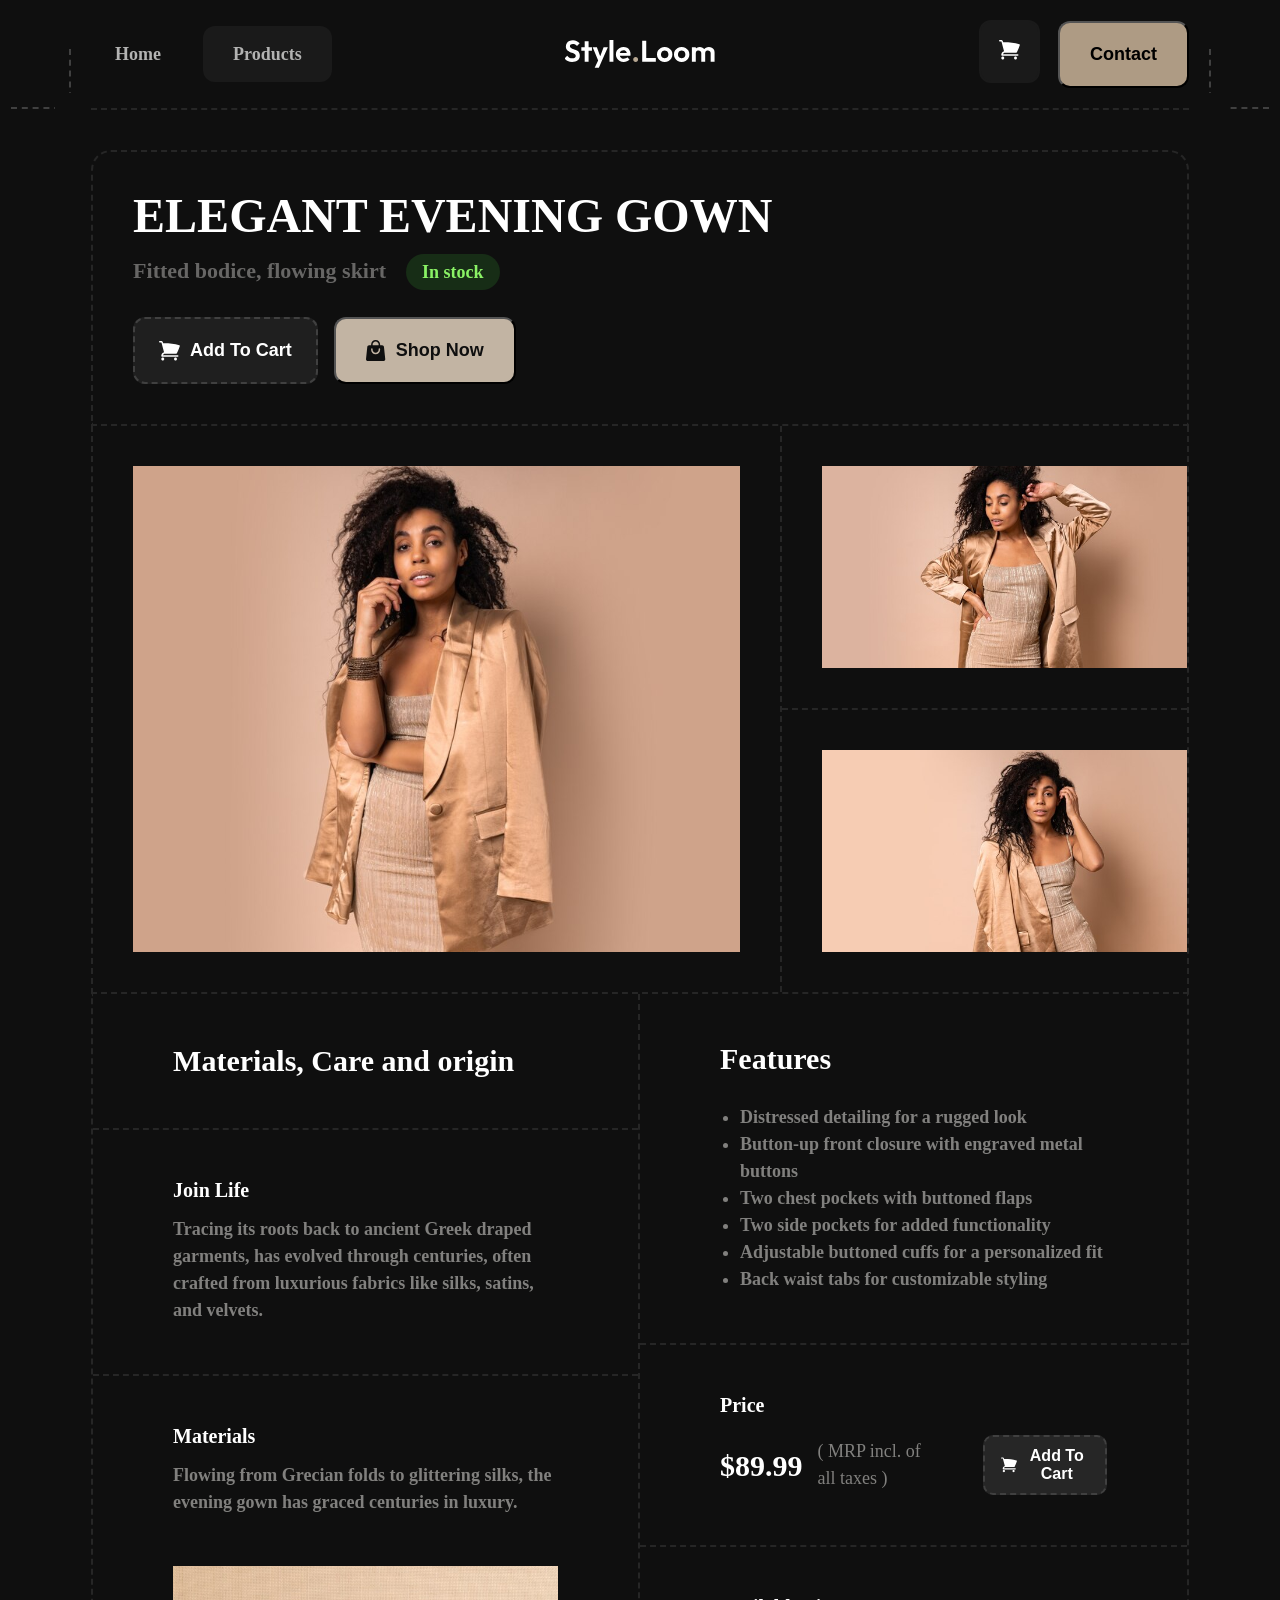
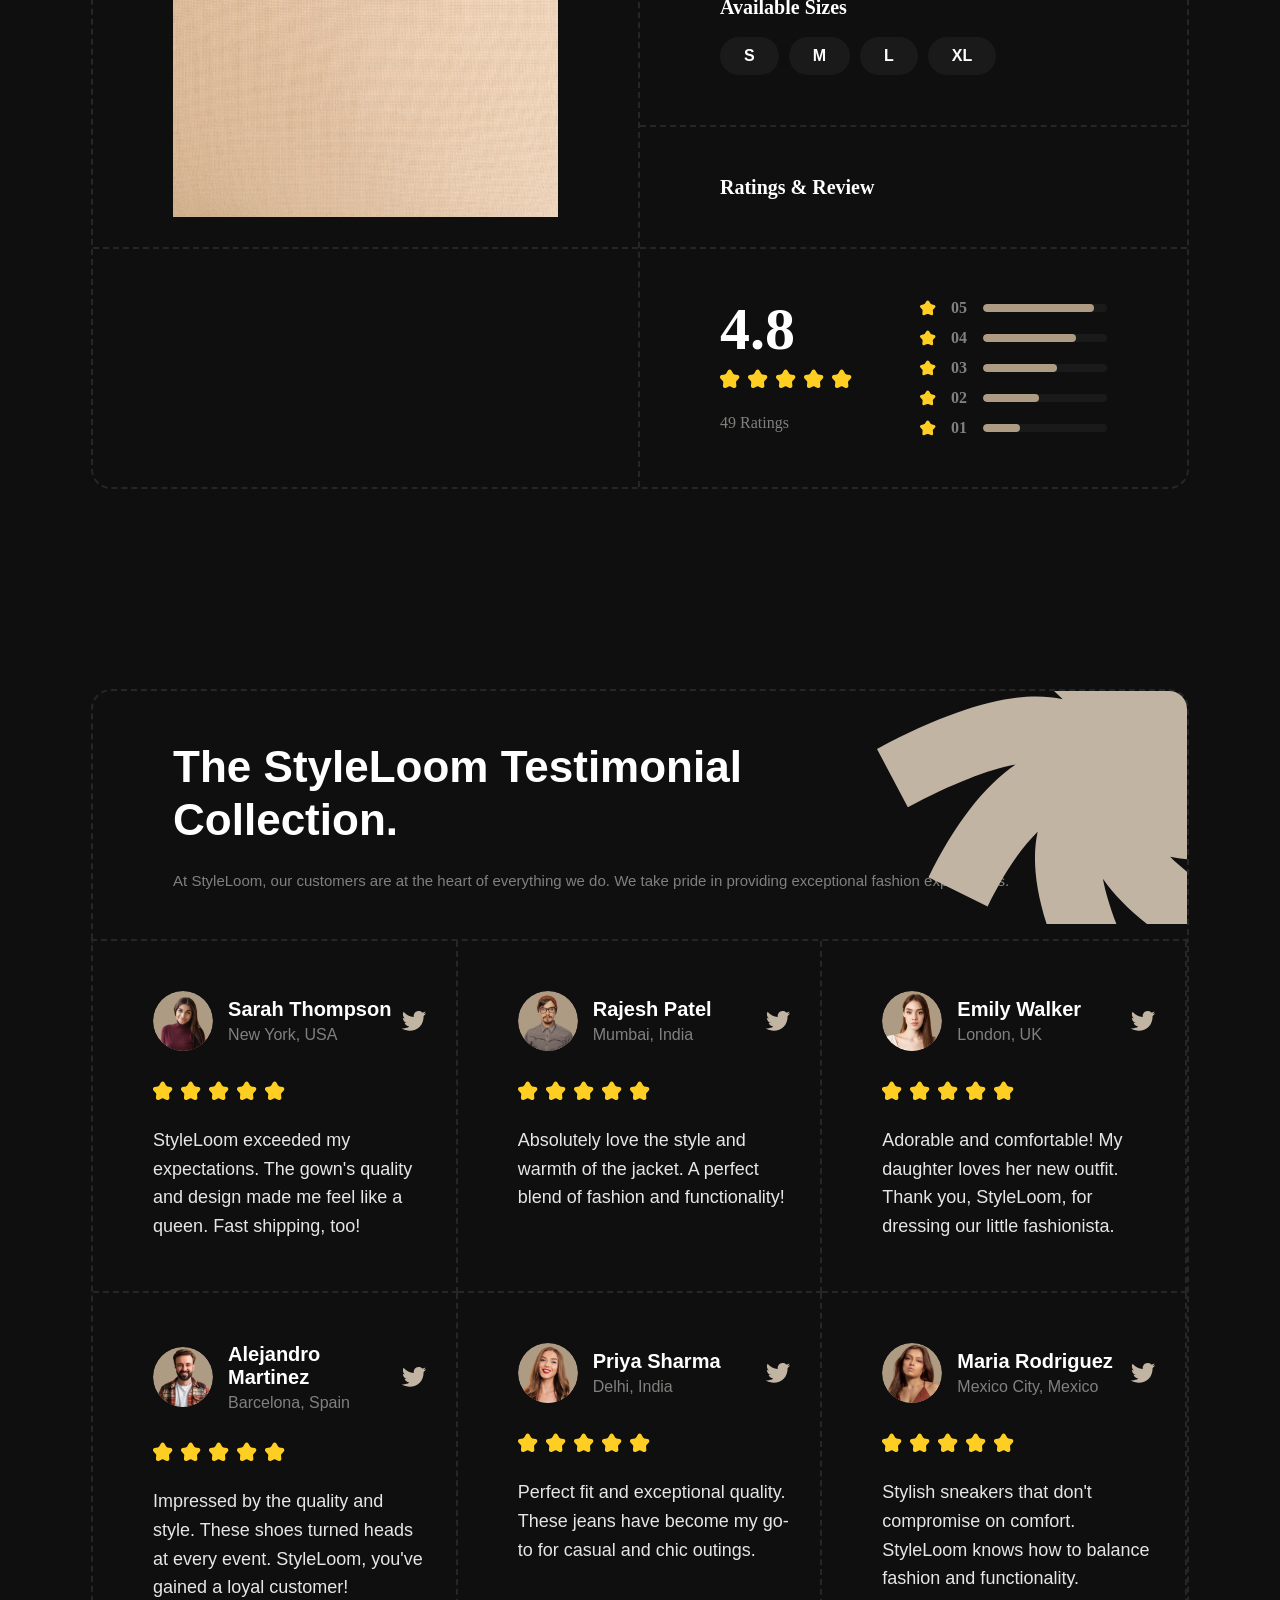
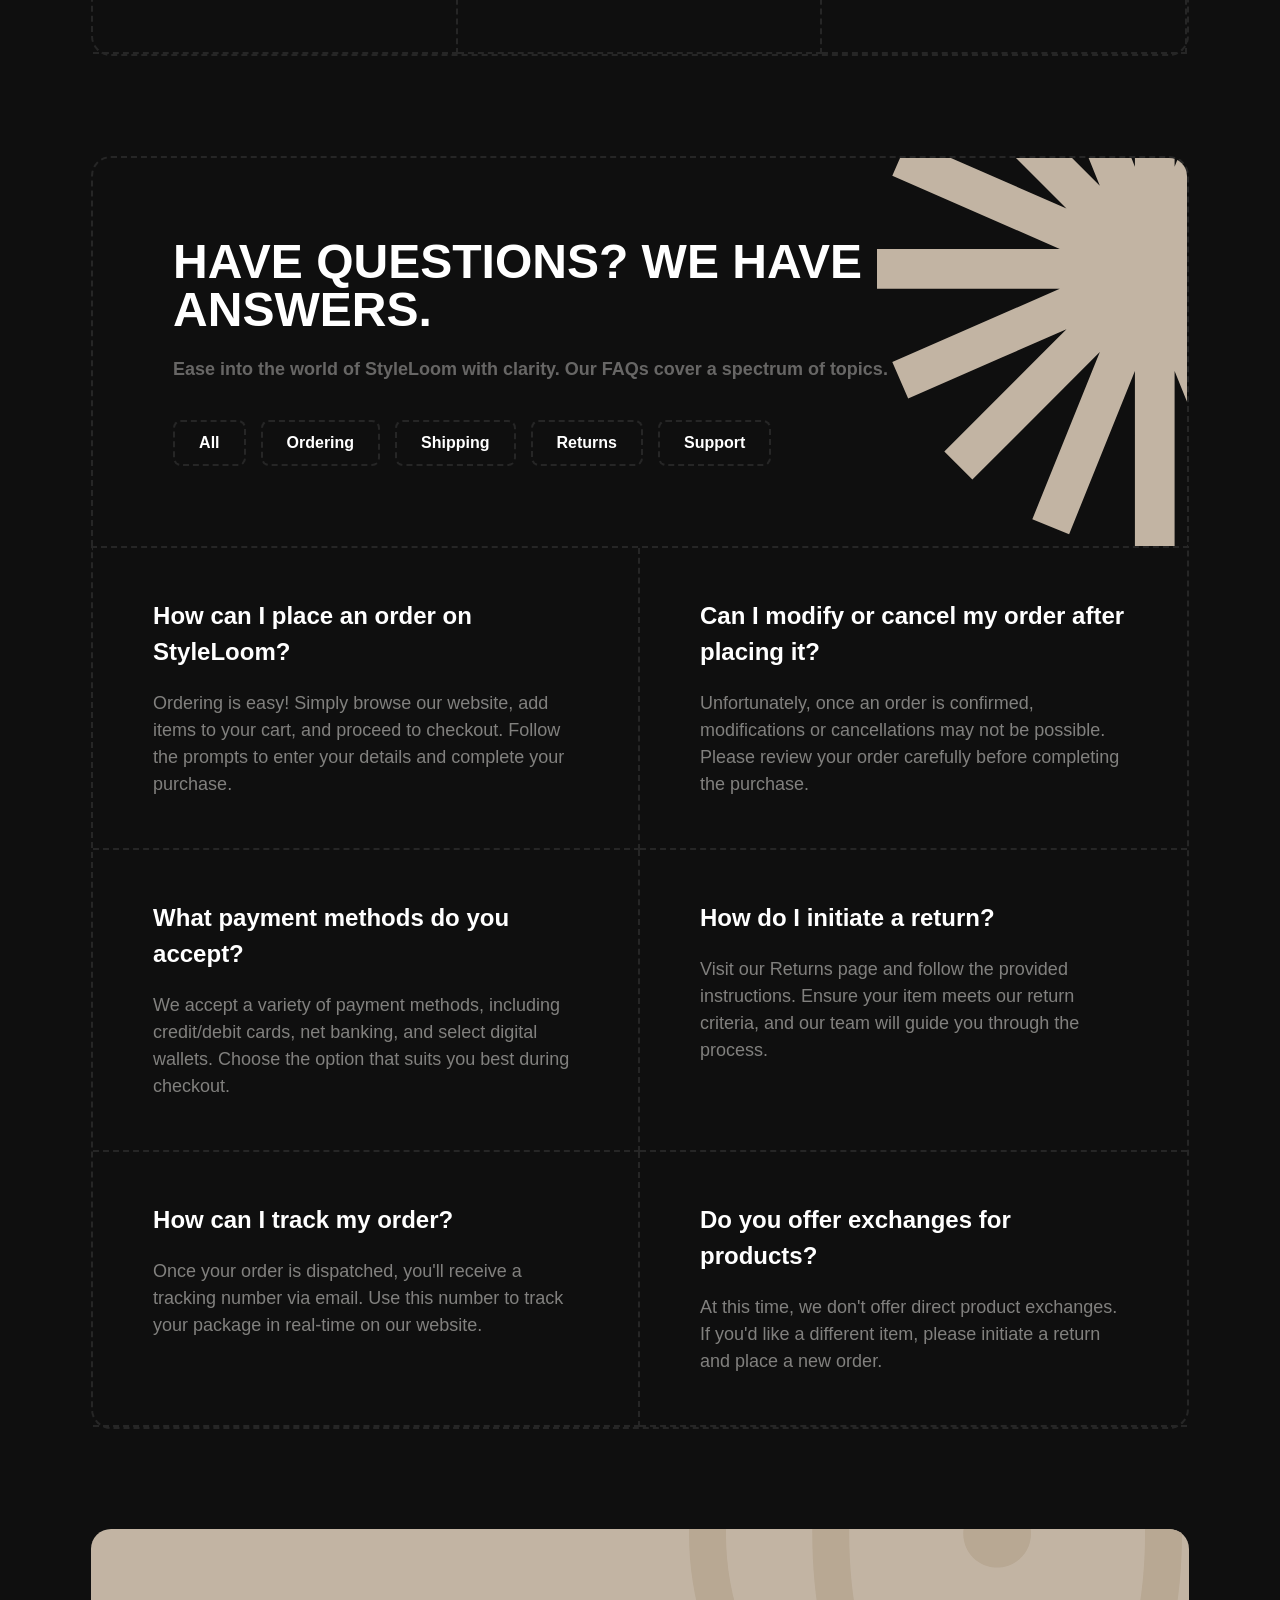
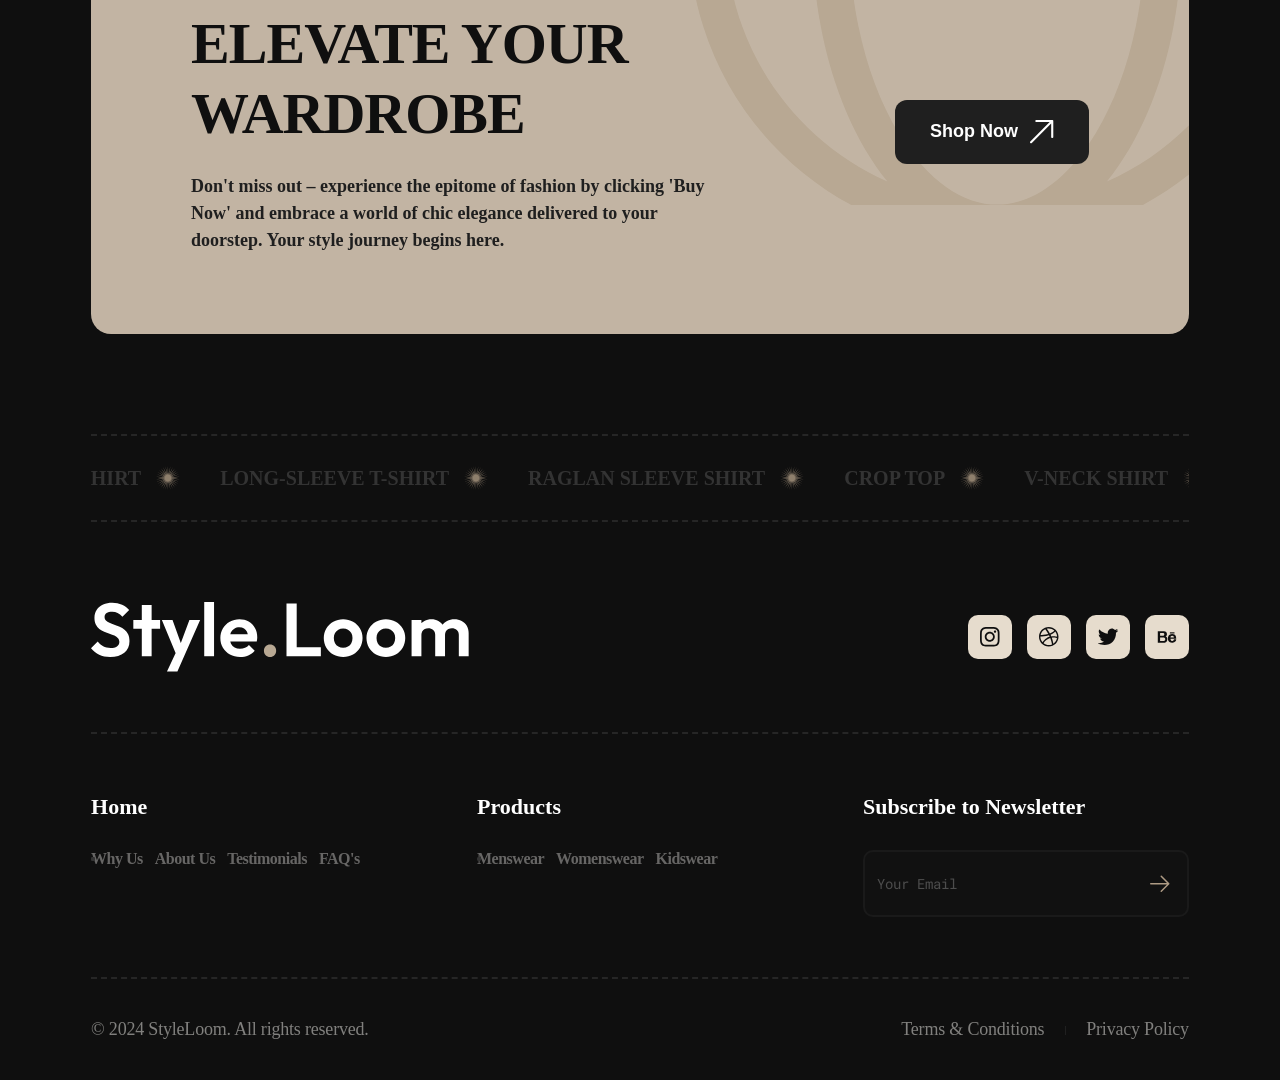
<file: product-details/index.html>
<!doctype html>
<html lang="en">

<head>
    <meta charset="UTF-8">
    <meta name="viewport"
        content="width=device-width, user-scalable=no, initial-scale=1.0, maximum-scale=1.0, minimum-scale=1.0">
    <meta http-equiv="X-UA-Compatible" content="ie=edge">
    <title>Product Details</title>
    <link rel="preconnect" href="https://fonts.googleapis.com">
    <link rel="preconnect" href="https://fonts.gstatic.com" crossorigin>
    <link rel="preconnect" href="https://fonts.googleapis.com">
    <link rel="preconnect" href="https://fonts.gstatic.com" crossorigin>
    <link href="https://fonts.googleapis.com/css2?family=Roboto:ital,wght@0,100..900;1,100..900&display=swap"
        rel="stylesheet">
    <link rel="preconnect" href="https://fonts.googleapis.com">
    <link rel="preconnect" href="https://fonts.gstatic.com" crossorigin>
    <link
        href="https://fonts.googleapis.com/css2?family=Roboto+Mono:ital,wght@0,100..700;1,100..700&family=Roboto:ital,wght@0,100..900;1,100..900&display=swap"
        rel="stylesheet">
    <link rel="stylesheet" href="style.css">
    <link rel="stylesheet" href="header.css">
    <link rel="stylesheet" href="header-section.css">
    <link rel="stylesheet" href="gallery-section.css">
    <link rel="stylesheet" href="detail-section.css">
    <link rel="stylesheet" href="detail-left.css">
    <link rel="stylesheet" href="detail-right.css">
    <link rel="stylesheet" href="testimonial.css">
    <link rel="stylesheet" href="faq.css">
    <link rel="stylesheet" href="wardrobe.css">
    <link rel="stylesheet" href="marquees.css">
    <link rel="stylesheet" href="footers.css">
    <link rel="stylesheet" href="tablets.css">
    <link rel="stylesheet" href="mobiles.css">
</head>

<body>
    <!--HEADER-->
    <header>
        <input type="checkbox" id="menu-toggle" class="menu-checkbox">
        <label for="menu-toggle" class="menu-backdrop"></label>

        <div class="header-container">
            <div class="corner-line left">
                <span class="dot"></span>
            </div>

            <div class="header-button-1">
                <a href="#">Home</a>
                <a href="#">Products</a>
            </div>
            <img src="../images/logo.svg" alt="logo" class="header-logo">
            <div class="header-button-2">
                <button><img src="../icons/shopping-cart.svg" alt="shopping-cart"></button>
                <button>Contact</button>
            </div>

            <div class="corner-line right">
                <span class="dot"></span>
            </div>

            <label for="menu-toggle" class="mobile-menu-btn">
                <img src="../icons/menu.svg" alt="menu">
            </label>
        </div>

        <!-- Mobile Menu Drawer -->
        <div class="mobile-menu-drawer">
            <div class="drawer-header">
                <img src="../images/logo.svg" alt="logo" class="drawer-logo">
                <label for="menu-toggle" class="drawer-close">
                    <img src="../icons/close.svg" alt="close">
                </label>
            </div>
            <nav class="drawer-nav">
                <a href="#" class="drawer-link active">Home</a>
                <a href="#" class="drawer-link">Products</a>
                <a href="#" class="drawer-link">Cart</a>
                <a href="#" class="drawer-link">Contact</a>
            </nav>
        </div>
    </header>
    <main>
        <!--MAIN PAGE-->
        <div class="product-detail">
            <!-- HEADER SECTION -->
            <div class="product-header">
                <div class="product-info-left">
                    <h1 class="product-title">ELEGANT EVENING GOWN</h1>
                    <div class="product-meta">
                        <span class="product-desc">Fitted bodice, flowing skirt</span>
                        <span class="product-badge">In stock</span>
                    </div>
                </div>
                <div class="product-actions-right">
                    <button class="btn-primary">
                        <img src="../icons/shopping-cart.svg" alt="cart"> <span>Add To Cart</span>
                    </button>
                    <button class="btn-secondary">
                        <img src="../icons/cart.svg" alt="shop"> <span>Shop Now</span>
                    </button>
                </div>
            </div>

            <!--GALLERY SECTION-->
            <div class="product-gallery">
                <div class="gallery-main">
                    <img src="../images/img-header-1.svg" alt="Detail 1">
                </div>
                <div class="gallery-side">
                    <div class="gallery-item">
                        <img src="../images/img-header-2.svg" alt="Detail 2">
                    </div>
                    <div class="gallery-item">
                        <img src="../images/img-header-3.svg" alt="Detail 3">
                    </div>
                </div>
            </div>

            <!--DETAILS SECTION-->
            <div class="product-details">
                <div class="details-left">
                    <p class="details-heading">Materials, Care and origin</p>

                    <div class="details-section">
                        <h3 class="section-title">Join Life</h3>
                        <p class="section-text">Tracing its roots back to ancient Greek draped garments, has evolved
                            through centuries, often crafted from luxurious fabrics like silks, satins, and velvets.</p>
                    </div>

                    <div class="details-section">
                        <h3 class="section-title">Materials</h3>
                        <p class="section-text">Flowing from Grecian folds to glittering silks, the evening gown has
                            graced centuries in luxury.</p>
                    </div>

                    <div class="details-image">
                        <img src="../images/materials.svg" alt="Detail Image">
                    </div>
                </div>

                <div class="details-right">
                    <div class="features-section">
                        <h3 class="details-heading-features">Features</h3>
                        <ul class="features-list">
                            <li>Distressed detailing for a rugged look</li>
                            <li>Button-up front closure with engraved metal buttons</li>
                            <li>Two chest pockets with buttoned flaps</li>
                            <li>Two side pockets for added functionality</li>
                            <li>Adjustable buttoned cuffs for a personalized fit</li>
                            <li>Back waist tabs for customizable styling</li>
                        </ul>
                    </div>

                    <div class="price-section">
                        <h3 class="details-heading-price">Price</h3>
                        <div class="price-container">
                            <div class="price-info">
                                <span class="price-amount">$89.99</span>
                                <span class="price-note">( MRP incl. of all taxes )</span>
                            </div>
                            <button class="btn-add-to-cart">
                                <img src="../icons/shopping-cart.svg" alt="cart">
                                <span>Add To Cart</span>
                            </button>
                        </div>
                    </div>

                    <div class="sizes-section">
                        <h3 class="details-heading-sizes">Available Sizes</h3>
                        <div class="sizes-container">
                            <button class="size-btn">S</button>
                            <button class="size-btn">M</button>
                            <button class="size-btn">L</button>
                            <button class="size-btn">XL</button>
                        </div>
                    </div>

                    <div class="rating-box">
                        <div class="rating-header">
                            <h2 class="rating-title">Ratings & Review</h2>
                        </div>
                        <div class="rating-content">
                            <div class="rating-left">
                                <p class="rating-value">4.8</p>
                                <div class="rating-stars">
                                    <img src="../icons/star.svg" alt="star" class="star-icon">
                                    <img src="../icons/star.svg" alt="star" class="star-icon">
                                    <img src="../icons/star.svg" alt="star" class="star-icon">
                                    <img src="../icons/star.svg" alt="star" class="star-icon">
                                    <img src="../icons/star.svg" alt="star" class="star-icon">
                                </div>
                                <span class="rating-count">49 Ratings</span>
                            </div>

                            <div class="rating-right">
                                <div class="rating-bar-row">
                                    <img src="../icons/star.svg" alt="star" class="star-icon small yellow-star">
                                    <span class="bar-label">05</span>
                                    <div class="bar-bg">
                                        <div class="bar-fill" style="width: 90%"></div>
                                    </div>
                                </div>
                                <div class="rating-bar-row">
                                    <img src="../icons/star.svg" alt="star" class="star-icon small yellow-star">
                                    <span class="bar-label">04</span>
                                    <div class="bar-bg">
                                        <div class="bar-fill" style="width: 75%"></div>
                                    </div>
                                </div>
                                <div class="rating-bar-row">
                                    <img src="../icons/star.svg" alt="star" class="star-icon small yellow-star">
                                    <span class="bar-label">03</span>
                                    <div class="bar-bg">
                                        <div class="bar-fill" style="width: 60%"></div>
                                    </div>
                                </div>
                                <div class="rating-bar-row">
                                    <img src="../icons/star.svg" alt="star" class="star-icon small yellow-star">
                                    <span class="bar-label">02</span>
                                    <div class="bar-bg">
                                        <div class="bar-fill" style="width: 45%"></div>
                                    </div>
                                </div>
                                <div class="rating-bar-row">
                                    <img src="../icons/star.svg" alt="star" class="star-icon small yellow-star">
                                    <span class="bar-label">01</span>
                                    <div class="bar-bg">
                                        <div class="bar-fill" style="width: 30%"></div>
                                    </div>
                                </div>
                            </div>
                        </div>
                    </div>
                </div>
            </div>

            <!-- Testimonial Section -->
            <section class="testimonials-section">
                <div class="testimonials-header">
                    <div class="testimonials-title-area">
                        <h1 class="testimonials-title">The StyleLoom Testimonial Collection.</h1>
                        <p class="testimonials-subtitle">At StyleLoom, our customers are at the heart of everything we
                            do. We take pride in providing exceptional fashion experiences.</p>
                    </div>
                    <div class="header-decorative">
                        <img src="../images/style-loom.svg" alt="decorative icon" class="spiral-icon">
                    </div>
                </div>
                <div class="testimonials-grid">
                    <!-- Card 1 -->
                    <div class="testimonial-card">
                        <div class="card-header">
                            <div class="user-info">
                                <img src="../images/sarah.svg" alt="Sarah Thompson" class="avatar">
                                <div class="user-details">
                                    <h4 class="user-name">Sarah Thompson</h4>
                                    <p class="user-location">New York, USA</p>
                                </div>
                            </div>
                            <img src="../icons/twitter.svg" alt="twitter" class="social-icon">
                        </div>
                        <div class="rating-stars">
                            <img src="../icons/star.svg" alt="star" class="star-icon">
                            <img src="../icons/star.svg" alt="star" class="star-icon">
                            <img src="../icons/star.svg" alt="star" class="star-icon">
                            <img src="../icons/star.svg" alt="star" class="star-icon">
                            <img src="../icons/star.svg" alt="star" class="star-icon">
                        </div>
                        <p class="testimonial-text">StyleLoom exceeded my expectations. The gown's quality and design
                            made me feel like a queen. Fast shipping, too!</p>
                    </div>
                    <!-- Card 2 -->
                    <div class="testimonial-card">
                        <div class="card-header">
                            <div class="user-info">
                                <img src="../images/rajesh.svg" alt="Rajesh Patel" class="avatar">
                                <div class="user-details">
                                    <h4 class="user-name">Rajesh Patel</h4>
                                    <p class="user-location">Mumbai, India</p>
                                </div>
                            </div>
                            <img src="../icons/twitter.svg" alt="twitter" class="social-icon">
                        </div>
                        <div class="rating-stars">
                            <img src="../icons/star.svg" alt="star" class="star-icon">
                            <img src="../icons/star.svg" alt="star" class="star-icon">
                            <img src="../icons/star.svg" alt="star" class="star-icon">
                            <img src="../icons/star.svg" alt="star" class="star-icon">
                            <img src="../icons/star.svg" alt="star" class="star-icon">
                        </div>
                        <p class="testimonial-text">Absolutely love the style and warmth of the jacket. A perfect blend
                            of fashion and functionality!</p>
                    </div>
                    <!-- Card 3 -->
                    <div class="testimonial-card">
                        <div class="card-header">
                            <div class="user-info">
                                <img src="../images/emily.svg" alt="Emily Walker" class="avatar">
                                <div class="user-details">
                                    <h4 class="user-name">Emily Walker</h4>
                                    <p class="user-location">London, UK</p>
                                </div>
                            </div>
                            <img src="../icons/twitter.svg" alt="twitter" class="social-icon">
                        </div>
                        <div class="rating-stars">
                            <img src="../icons/star.svg" alt="star" class="star-icon">
                            <img src="../icons/star.svg" alt="star" class="star-icon">
                            <img src="../icons/star.svg" alt="star" class="star-icon">
                            <img src="../icons/star.svg" alt="star" class="star-icon">
                            <img src="../icons/star.svg" alt="star" class="star-icon">
                        </div>
                        <p class="testimonial-text">Adorable and comfortable! My daughter loves her new outfit. Thank
                            you, StyleLoom, for dressing our little fashionista.</p>
                    </div>
                    <!-- Card 4 -->
                    <div class="testimonial-card">
                        <div class="card-header">
                            <div class="user-info">
                                <img src="../images/martinez.svg" alt="Alejandro Martinez" class="avatar">
                                <div class="user-details">
                                    <h4 class="user-name">Alejandro Martinez</h4>
                                    <p class="user-location">Barcelona, Spain</p>
                                </div>
                            </div>
                            <img src="../icons/twitter.svg" alt="twitter" class="social-icon">
                        </div>
                        <div class="rating-stars">
                            <img src="../icons/star.svg" alt="star" class="star-icon">
                            <img src="../icons/star.svg" alt="star" class="star-icon">
                            <img src="../icons/star.svg" alt="star" class="star-icon">
                            <img src="../icons/star.svg" alt="star" class="star-icon">
                            <img src="../icons/star.svg" alt="star" class="star-icon">
                        </div>
                        <p class="testimonial-text">Impressed by the quality and style. These shoes turned heads at
                            every event. StyleLoom, you've gained a loyal customer!</p>
                    </div>
                    <!-- Card 5 -->
                    <div class="testimonial-card">
                        <div class="card-header">
                            <div class="user-info">
                                <img src="../images/sharma.svg" alt="Priya Sharma" class="avatar">
                                <div class="user-details">
                                    <h4 class="user-name">Priya Sharma</h4>
                                    <p class="user-location">Delhi, India</p>
                                </div>
                            </div>
                            <img src="../icons/twitter.svg" alt="twitter" class="social-icon">
                        </div>
                        <div class="rating-stars">
                            <img src="../icons/star.svg" alt="star" class="star-icon">
                            <img src="../icons/star.svg" alt="star" class="star-icon">
                            <img src="../icons/star.svg" alt="star" class="star-icon">
                            <img src="../icons/star.svg" alt="star" class="star-icon">
                            <img src="../icons/star.svg" alt="star" class="star-icon">
                        </div>
                        <p class="testimonial-text">Perfect fit and exceptional quality. These jeans have become my
                            go-to for casual and chic outings.</p>
                    </div>
                    <!-- Card 6 -->
                    <div class="testimonial-card">
                        <div class="card-header">
                            <div class="user-info">
                                <img src="../images/maria.svg" alt="Maria Rodriguez" class="avatar">
                                <div class="user-details">
                                    <h4 class="user-name">Maria Rodriguez</h4>
                                    <p class="user-location">Mexico City, Mexico</p>
                                </div>
                            </div>
                            <img src="../icons/twitter.svg" alt="twitter" class="social-icon">
                        </div>
                        <div class="rating-stars">
                            <img src="../icons/star.svg" alt="star" class="star-icon">
                            <img src="../icons/star.svg" alt="star" class="star-icon">
                            <img src="../icons/star.svg" alt="star" class="star-icon">
                            <img src="../icons/star.svg" alt="star" class="star-icon">
                            <img src="../icons/star.svg" alt="star" class="star-icon">
                        </div>
                        <p class="testimonial-text">Stylish sneakers that don't compromise on comfort. StyleLoom knows
                            how to balance fashion and functionality.</p>
                    </div>
                </div>
                <!-- View All Section -->
                <div class="testimonials-footer">
                    <button class="btn-view-all">
                        <span>View All</span>
                        <img src="../icons/arrow-right.svg" alt="arrow down" class="arrow-icon">
                    </button>
                </div>
            </section>

            <!-- FAQ Section -->
            <section class="faq-section">
                <div class="faq-header">
                    <div class="faq-title-area">
                        <h1 class="faq-title">HAVE QUESTIONS? WE HAVE ANSWERS.</h1>
                        <p class="faq-subtitle">Ease into the world of StyleLoom with clarity. Our FAQs cover a spectrum
                            of topics.</p>
                    </div>
                    <div class="faq-tabs">
                        <button class="faq-tab">All</button>
                        <button class="faq-tab">Ordering</button>
                        <button class="faq-tab">Shipping</button>
                        <button class="faq-tab">Returns</button>
                        <button class="faq-tab">Support</button>
                    </div>
                    <div class="faq-header-decorative">
                        <img src="../images/question.svg" alt="decorative icon" class="faq-spiral-icon">
                    </div>
                </div>
                <div class="faq-grid">
                    <div class="faq-item">
                        <h3 class="faq-question">How can I place an order on StyleLoom?</h3>
                        <p class="faq-answer">Ordering is easy! Simply browse our website, add items to your cart, and
                            proceed to checkout. Follow the prompts to enter your details and complete your purchase.
                        </p>
                    </div>
                    <div class="faq-item">
                        <h3 class="faq-question">Can I modify or cancel my order after placing it?</h3>
                        <p class="faq-answer">Unfortunately, once an order is confirmed, modifications or cancellations
                            may not be possible. Please review your order carefully before completing the purchase.</p>
                    </div>
                    <div class="faq-item">
                        <h3 class="faq-question">What payment methods do you accept?</h3>
                        <p class="faq-answer">We accept a variety of payment methods, including credit/debit cards, net
                            banking, and select digital wallets. Choose the option that suits you best during checkout.
                        </p>
                    </div>
                    <div class="faq-item">
                        <h3 class="faq-question">How do I initiate a return?</h3>
                        <p class="faq-answer">Visit our Returns page and follow the provided instructions. Ensure your
                            item meets our return criteria, and our team will guide you through the process.</p>
                    </div>
                    <div class="faq-item">
                        <h3 class="faq-question">How can I track my order?</h3>
                        <p class="faq-answer">Once your order is dispatched, you'll receive a tracking number via email.
                            Use this number to track your package in real-time on our website.</p>
                    </div>
                    <div class="faq-item">
                        <h3 class="faq-question">Do you offer exchanges for products?</h3>
                        <p class="faq-answer">At this time, we don't offer direct product exchanges. If you'd like a
                            different item, please initiate a return and place a new order.</p>
                    </div>
                </div>
                <!-- FAQ Footer (View All) -->
                <div class="faq-footer">
                    <button class="btn-view-all">
                        <span>View All</span>
                        <img src="../icons/arrow-right.svg" alt="arrow down" class="arrow-icon">
                    </button>
                </div>
            </section>

            <!-- Wardrobe Section -->
            <section class="wardrobe-section">
                <div class="wardrobe-container">
                    <div class="wardrobe-content">
                        <h2 class="wardrobe-title">ELEVATE YOUR WARDROBE</h2>
                        <p class="wardrobe-text">Don't miss out – experience the epitome of fashion by clicking 'Buy
                            Now' and embrace a world of chic elegance delivered to your doorstep. Your style journey
                            begins here.</p>
                    </div>
                    <div class="wardrobe-action">
                        <button class="shop-now-btn">
                            Shop Now <img src="../images/arrow-up-right.svg" alt="arrow" class="arrow-icon">
                        </button>
                    </div>
                    <div class="wardrobe-header-decorative">
                        <img src="../images/wardrobe.svg" alt="decorative" class="wardrobe-bg-icon">
                    </div>
                </div>
            </section>

            <!-- Marquee Section -->
            <section class="marquee-section">
                <div class="marquee-content">
                    <div class="marquee-item">
                        <span class="marquee-text">TANK TOP</span>
                        <img src="../icons/light.svg" alt="separator" class="marquee-icon">
                    </div>
                    <div class="marquee-item">
                        <span class="marquee-text">T-SHIRT</span>
                        <img src="../icons/light.svg" alt="separator" class="marquee-icon">
                    </div>
                    <div class="marquee-item">
                        <span class="marquee-text">LONG-SLEEVE T-SHIRT</span>
                        <img src="../icons/light.svg" alt="separator" class="marquee-icon">
                    </div>
                    <div class="marquee-item">
                        <span class="marquee-text">RAGLAN SLEEVE SHIRT</span>
                        <img src="../icons/light.svg" alt="separator" class="marquee-icon">
                    </div>
                    <div class="marquee-item">
                        <span class="marquee-text">CROP TOP</span>
                        <img src="../icons/light.svg" alt="separator" class="marquee-icon">
                    </div>
                    <div class="marquee-item">
                        <span class="marquee-text">V-NECK SHIRT</span>
                        <img src="../icons/light.svg" alt="separator" class="marquee-icon">
                    </div>
                    <div class="marquee-item">
                        <span class="marquee-text">MUSCLE SHIRT</span>
                    </div>
                </div>
            </section>

        </div>

        <!-- Footer Section -->
        <footer class="footer-section">
            <!-- Top Row with full-width border -->
            <div class="footer-top-row">
                <div class="footer-container">
                    <div class="footer-top">
                        <img src="../images/logo.svg" alt="Style.Loom" class="footer-logo">
                        <div class="footer-socials">
                            <a href="#" class="social-link">
                                <img src="../icons/ig.svg" alt="Instagram">
                            </a>
                            <a href="#" class="social-link">
                                <img src="../icons/ball.svg" alt="Dribbble">
                            </a>
                            <a href="#" class="social-link">
                                <img src="../icons/twitter-black.svg" alt="Twitter">
                            </a>
                            <a href="#" class="social-link">
                                <img src="../icons/be.svg" alt="Behance">
                            </a>
                        </div>
                    </div>
                </div>
            </div>

            <!-- Main Row -->
            <div class="footer-main-row">
                <div class="footer-container">
                    <div class="footer-main">
                        <div class="footer-links-column">
                            <h3 class="footer-heading">Home</h3>
                            <ul class="footer-links-list">
                                <li><a href="#">Why Us</a></li>
                                <li class="dot"></li>
                                <li><a href="#">About Us</a></li>
                                <li class="dot"></li>
                                <li><a href="#">Testimonials</a></li>
                                <li class="dot"></li>
                                <li><a href="#">FAQ's</a></li>
                            </ul>
                        </div>
                        <div class="footer-links-column">
                            <h3 class="footer-heading">Products</h3>
                            <ul class="footer-links-list">
                                <li><a href="#">Menswear</a></li>
                                <li class="dot"></li>
                                <li><a href="#">Womenswear</a></li>
                                <li class="dot"></li>
                                <li><a href="#">Kidswear</a></li>
                            </ul>
                        </div>
                        <div class="footer-newsletter">
                            <h3 class="footer-heading">Subscribe to Newsletter</h3>
                            <div class="newsletter-form">
                                <input type="email" placeholder="Your Email" class="newsletter-input">
                                <button class="newsletter-btn">
                                    <img src="../icons/arrow-right.svg" alt="Submit">
                                </button>
                            </div>
                        </div>
                    </div>
                </div>
            </div>

            <!-- Bottom Row -->
            <div class="footer-bottom-row">
                <div class="footer-container">
                    <div class="footer-bottom">
                        <p class="copyright">© 2024 StyleLoom. All rights reserved.</p>
                        <div class="legal-links">
                            <a href="#">Terms & Conditions</a>
                            <span class="pipe">|</span>
                            <a href="#">Privacy Policy</a>
                        </div>
                    </div>
                </div>
            </div>
        </footer>
    </main>

</body>

</html>
</file>
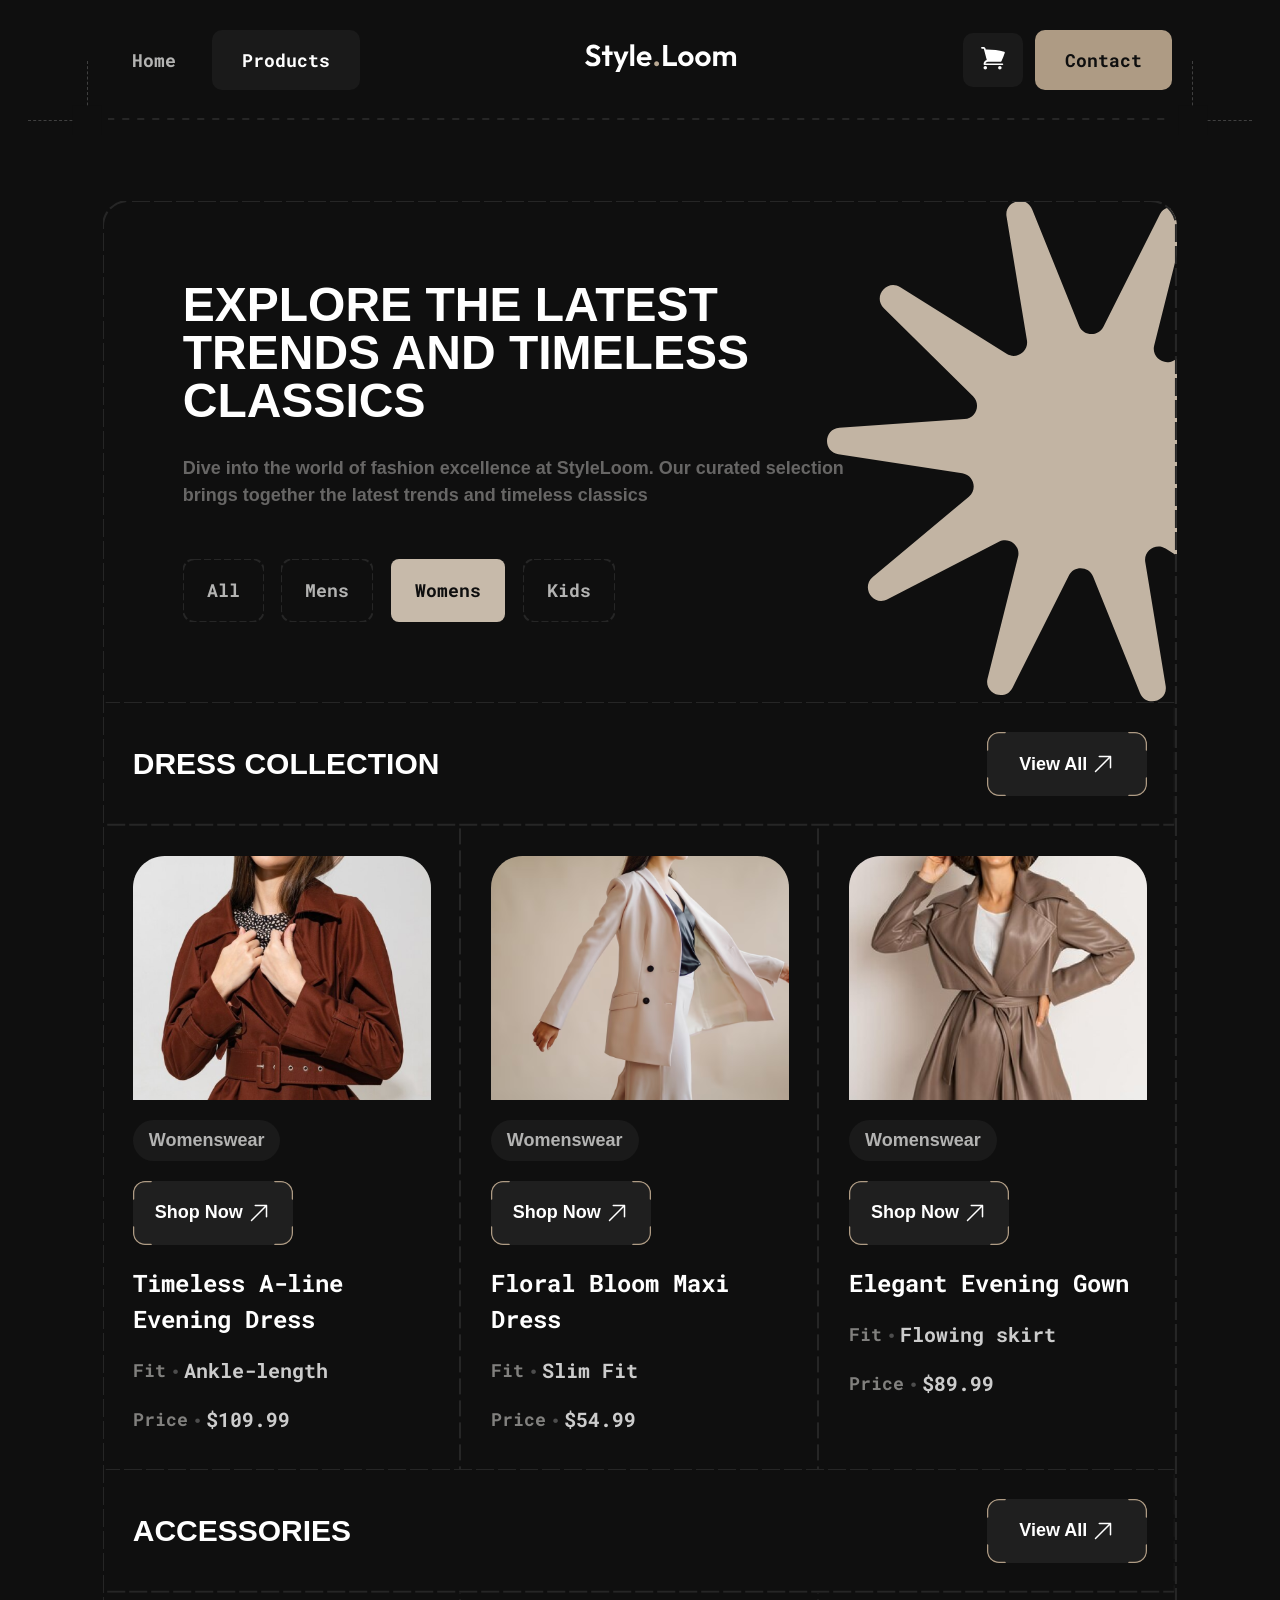
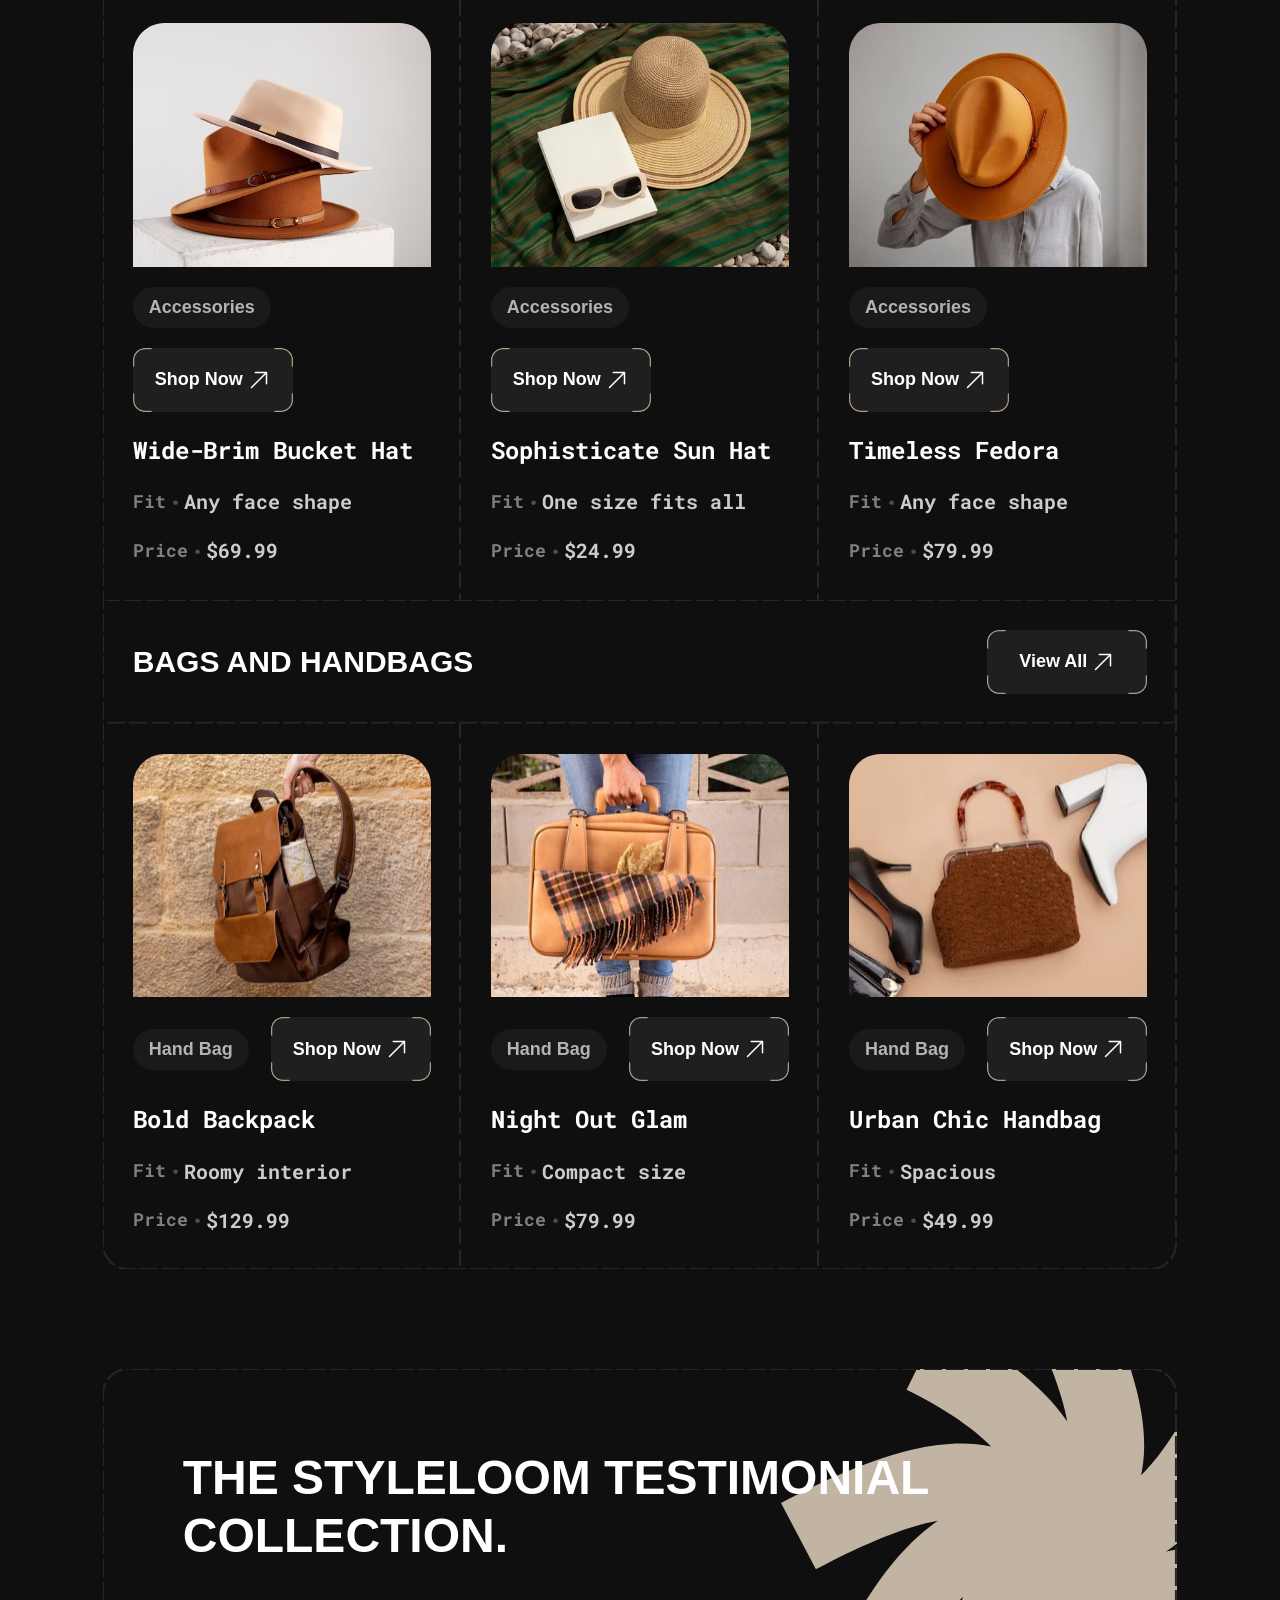
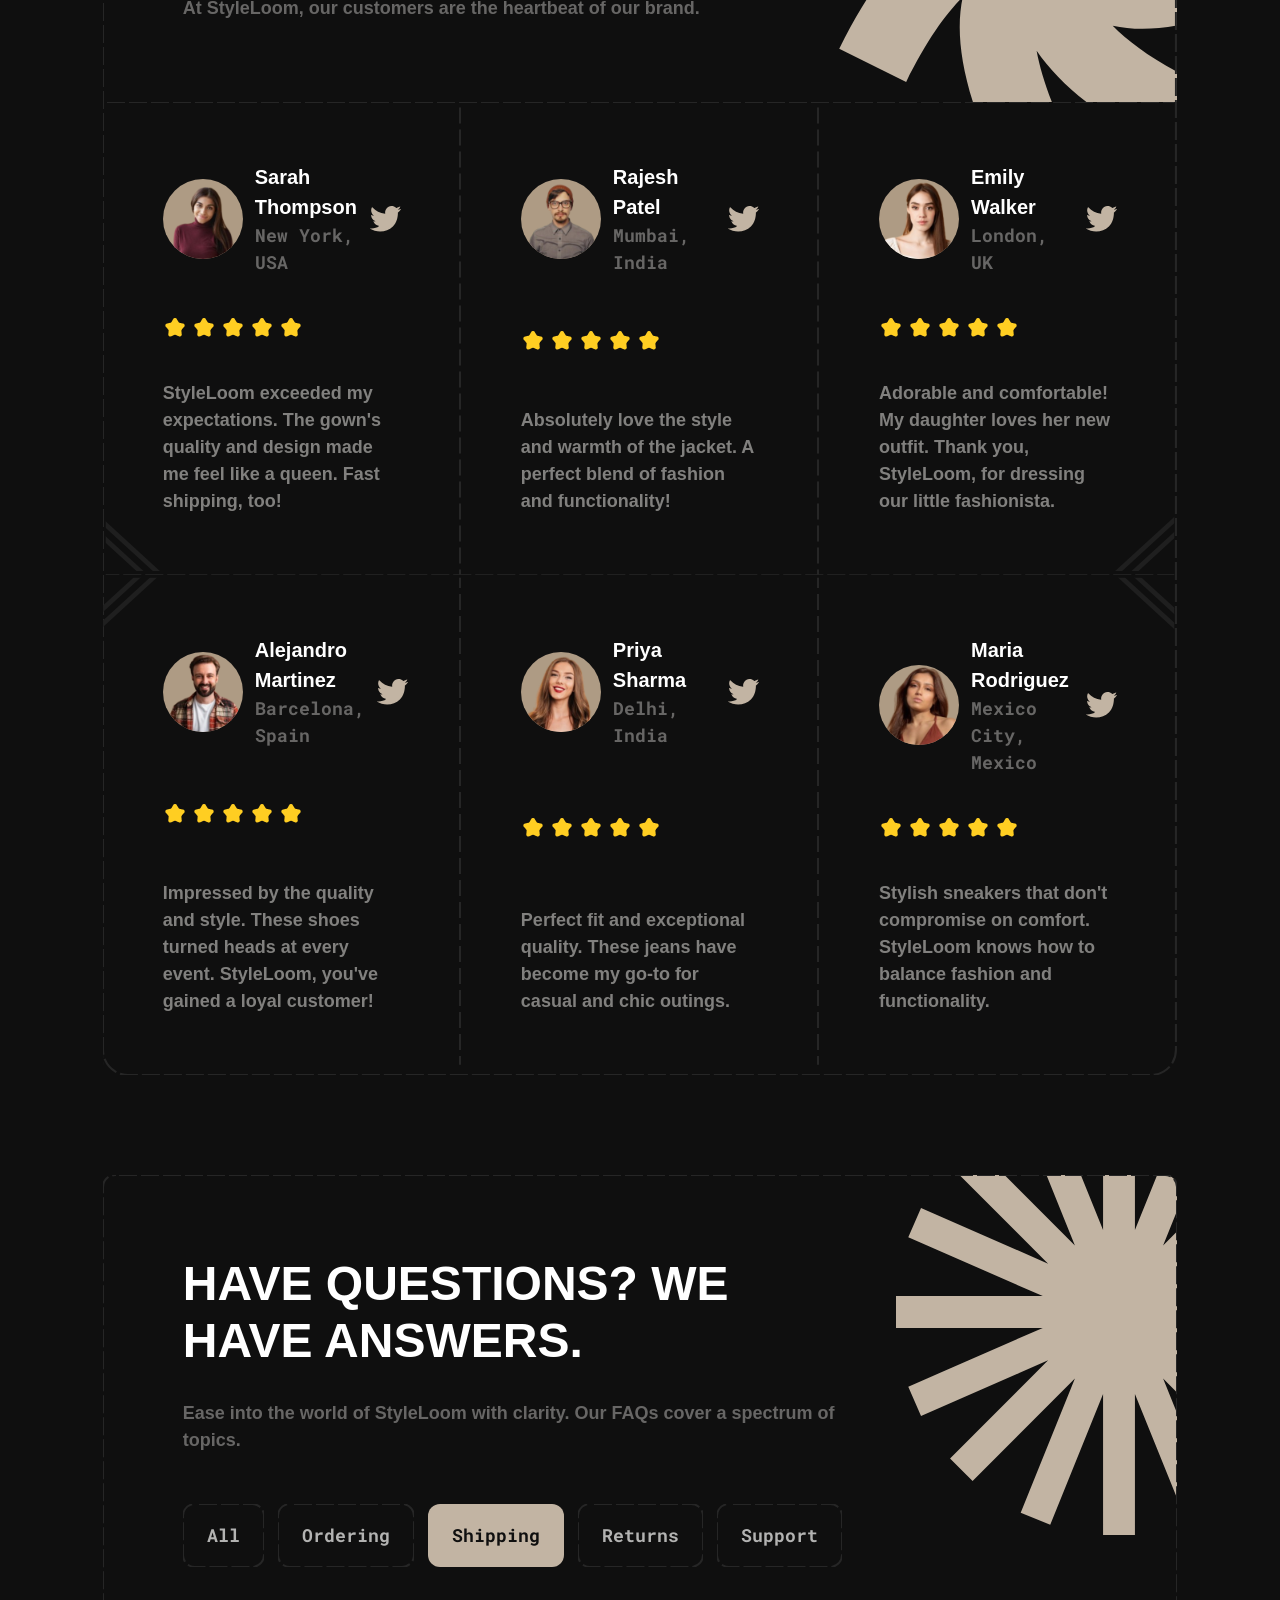
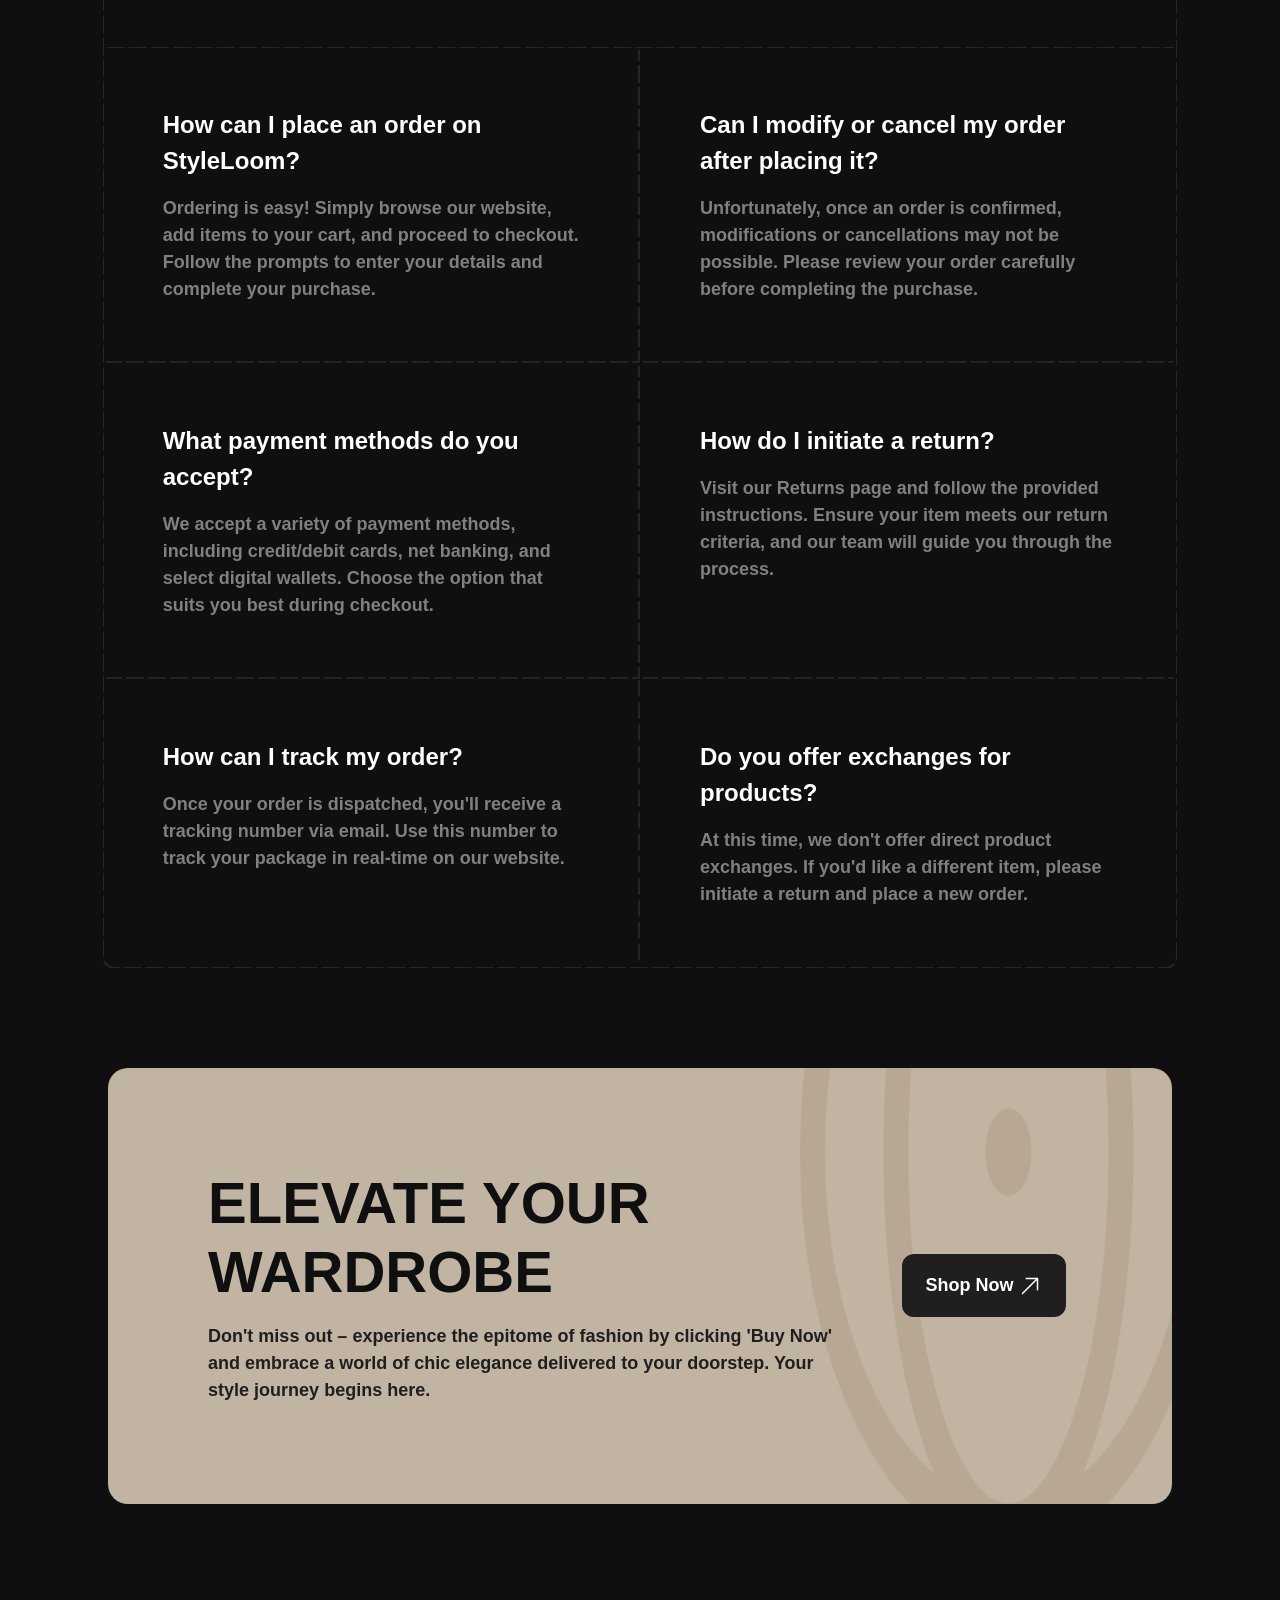
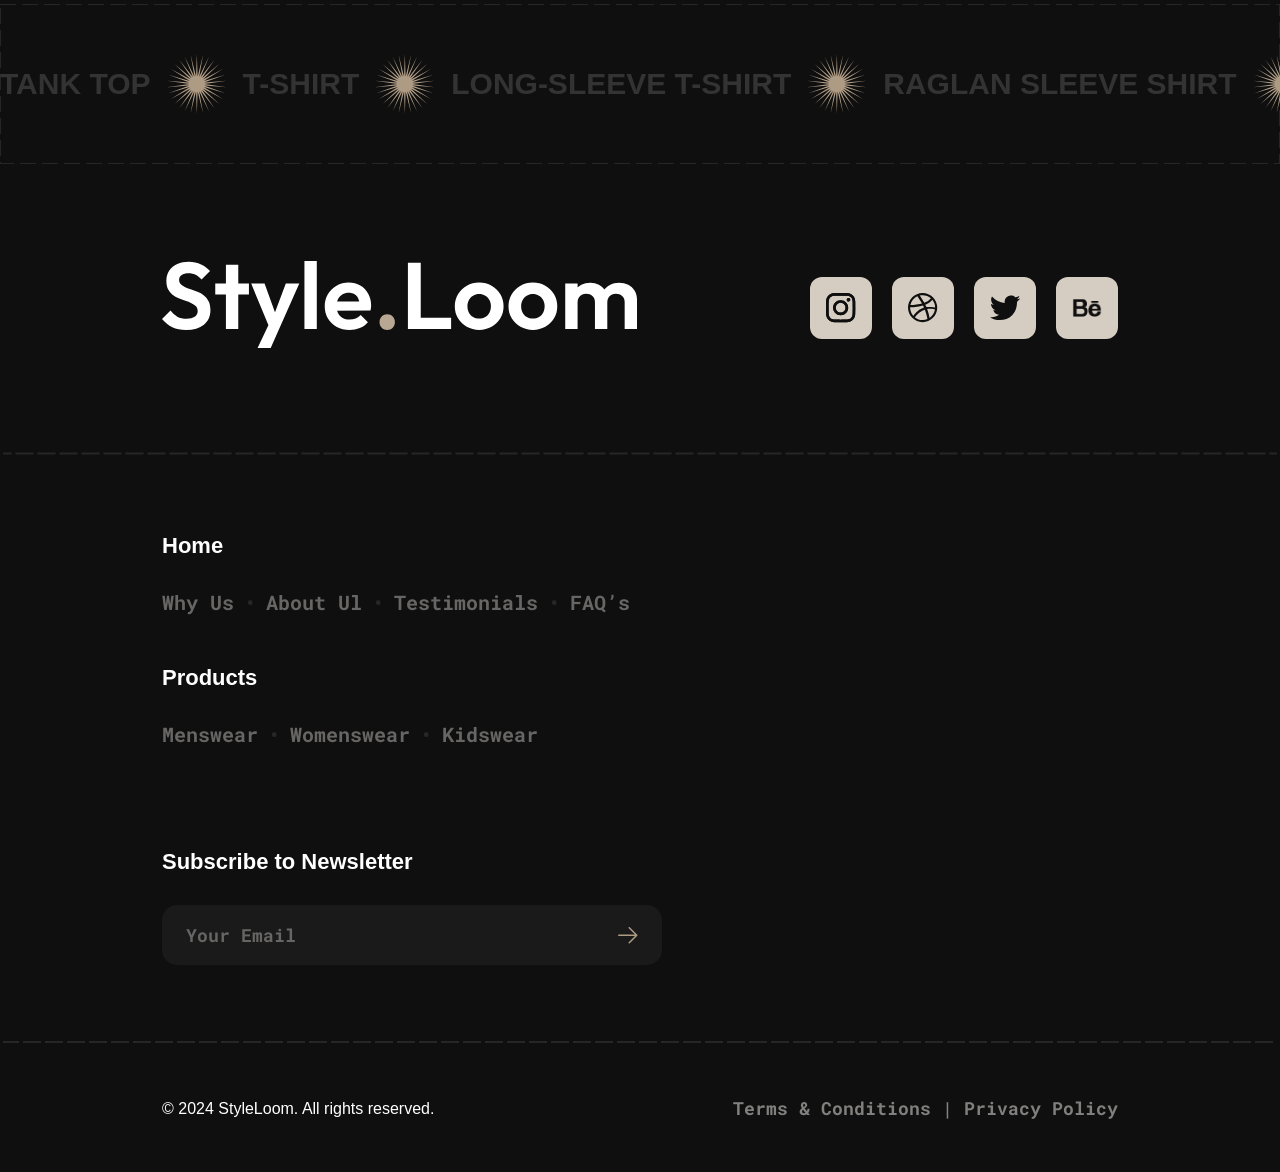
<file: Products-Page/index.html>
<!DOCTYPE html>
<html lang="en">
<head>
    <link rel="preconnect" href="https://fonts.googleapis.com">
    <link rel="preconnect" href="https://fonts.gstatic.com" crossorigin>
    <link href="https://fonts.googleapis.com/css2?family=Be+Vietnam+Pro:ital,wght@0,100;0,200;0,300;0,400;0,500;0,600;0,700;0,800;0,900;1,100;1,200;1,300;1,400;1,500;1,600;1,700;1,800;1,900&family=Roboto+Mono:ital,wght@0,100..700;1,100..700&display=swap"
          rel="stylesheet">
    <meta charset="UTF-8">
    <meta content="width=device-width, initial-scale=1" name="viewport">
    <title>Products Page</title>
    <link rel="stylesheet" href="/Products-Page/Foder-css/style.css">
    <link rel="stylesheet" href="/Products-Page/Foder-css/Header.css">
    <link rel="stylesheet" href="/Products-Page/Foder-css/Banner.css">
    <link rel="stylesheet" href="/Products-Page/Foder-css/Dress-Collection.css">
    <link rel="stylesheet" href="/Products-Page/Foder-css/Action.css">
    <link rel="stylesheet" href="/Products-Page/Foder-css/Action-Mobile.css">
    <link rel="stylesheet" href="/Products-Page/Foder-css/StyleLoom.css">
    <link rel="stylesheet" href="/Products-Page/Foder-css/Questions.css">
    <link rel="stylesheet" href="/Products-Page/Foder-css/Elevate.css">
    <link rel="stylesheet" href="/Products-Page/Foder-css/Text-scrolling.css">
    <link rel="stylesheet" href="/Products-Page/Foder-css/Social-Media.css">
    <link rel="stylesheet" href="/Products-Page/Foder-css/Footer.css">
    <link rel="stylesheet" href="/Products-Page/Foder-css/Shop-Now.css">
</head>
<body>
<header>

    <div class="Container-Header-Desktop">
        <div class="header-Top">
            <div class="corner-line left">
                <span class="dot"></span>
            </div>

            <nav class="Category">
                <a href="#" class="btn-home">Home</a>
                <a href="#" class="btn-products">Products</a>
            </nav>

            <div class="Product-Title">
                <a href="#"><img src="/Products-Page/icons/Header/Logo.svg" alt="Logo"></a>
            </div>

            <div class="Contact-Details">
                <a href="#" class="btn-cart">
                    <img src="/Products-Page/icons/Header/Cart.svg" alt="Cart Icon" width="24">
                </a>
                <a href="#" class="btn-contact">Contact</a>
            </div>

            <div class="corner-line right">
                <span class="dot"></span>
            </div>
        </div>
    </div>

    <input type="checkbox" id="Menu-Mobile" hidden>

    <div class="Responsive-Mobile">
        <a href="#"><img src="/Products-Page/icons/Header/Logo.svg" alt="Logo"></a>
        <div class="Mobile-Actions">
            <a href="#" class="mobile-cart-link">
                <img src="/Products-Page/icons/Header/Cart-Mobile.svg" alt="Cart">
            </a>
            <label for="Menu-Mobile" class="Button-Mobile">
                <img src="/Products-Page/icons/Header/Button-Mobile.svg" alt="Menu">
            </label>
        </div>
    </div>

    <label for="Menu-Mobile" class="Overlay"></label>

    <div class="Container-List-Menu-Mobile">
        <div class="Mobile-Top">
            <img src="/Products-Page/icons/Header/Logo.svg" alt="Logo" width="100">
            <label for="Menu-Mobile" class="Times">&times;</label>
        </div>
        <nav class="List-Menu-Mobile">
            <a href="#">Home</a>
            <a href="#">Products</a>
            <a href="#">Contact</a>
        </nav>
    </div>
</header>

<main>

    <div class="border">
        <div class="Banner">
            <div class="Container-Banner">
                <div class="Banner-Title">
                    <h1>Explore the Latest Trends and Timeless Classics</h1>
                    <p>Dive into the world of fashion excellence at StyleLoom. Our curated selection brings together the
                        latest trends and timeless classics</p>

                </div> <!--End Banner Title-->

                <div class="Banner-Title-Mobile">
                    <h1>Explore the Latest Trends and Timeless Classics</h1>
                    <p>Dive into the world of fashion excellence at StyleLoom.</p>

                </div> <!--End Banner Title Mobile-->

                <div class="Products--List">
                    <a href="#">All</a>
                    <a href="#">Mens</a>
                    <a href="#">Womens</a>
                    <a href="#">Kids</a>
                </div><!--End Products--List-->
            </div><!--End Container Banner-->
            <img src="icons/Banner/image-Banner.svg" alt="Banner Image">
        </div><!--End Banner-->

        <!--    ==========Dress Collection============-->
        <div class="Container-Dress-Collection">
            <div class="Dress-Collection-Title">
                <h2>Dress Collection</h2>
                <div class="wrapper">

                    <div class="button-container">
                        <a href="#" class="shop-btn">
                            <span>View All</span>
                            <img src="icons/Dress-Collection/Arrow-Top.svg" alt="Arrow">
                            <!--                                            <svg width="20" height="20" viewBox="0 0 24 24" fill="none" stroke="currentColor" stroke-width="2" stroke-linecap="round" stroke-linejoin="round"><line x1="7" y1="17" x2="17" y2="7"></line><polyline points="7 7 17 7 17 17"></polyline></svg>-->
                        </a>
                    </div>

                </div>

            </div> <!--End Dress Collection Title-->

            <div class="Dress-Collection-Container-List">

                <div class="Dress-Collection-List Border-Right">
                    <div class="Dress-Collection-List-items">
                        <img src="images/Dress__Collection/Timeless.svg" alt="Dress Collection 1">
                        <div class="Container-Title-Dress-Collection">
                            <div class="Dress-Collection-Type">
                                <p>Womenswear</p>
                                <div class="wrapper">

                                    <div class="button-container">
                                        <a href="#" class="shop-btn">
                                            <span>Shop Now</span>
                                            <img src="icons/Dress-Collection/Arrow-Top.svg" alt="Arrow">
                                            <!--                                            <svg width="20" height="20" viewBox="0 0 24 24" fill="none" stroke="currentColor" stroke-width="2" stroke-linecap="round" stroke-linejoin="round"><line x1="7" y1="17" x2="17" y2="7"></line><polyline points="7 7 17 7 17 17"></polyline></svg>-->
                                        </a>
                                    </div>

                                </div>
                            </div> <!--End Dress-Collection-Type-->
                            <div class="Dress-Collection-Type-Title">
                                <p>Timeless A-line Evening Dress</p>
                                <div class="Container-Fit-Price">
                                    <div class="Fit">
                                        <span>Fit</span>
                                        <span>·</span>
                                        <span>Ankle-length</span>
                                    </div>
                                    <div class="Price">
                                        <span>Price</span>
                                        <span>·</span>
                                        <span>$109.99</span>
                                    </div>
                                </div>
                            </div>
                        </div>
                    </div>
                </div> <!--End Dress Collection List-->

                <!--    =========================Dress-Collection-List 2===============-->

                <div class="Dress-Collection-List Border-Right">
                    <div class="Dress-Collection-List-items">
                        <img src="images/Dress__Collection/Floral%20.svg" alt="Dress Collection 2">
                        <div class="Container-Title-Dress-Collection">
                            <div class="Dress-Collection-Type">
                                <p>Womenswear</p>
                                <div class="wrapper">

                                    <div class="button-container">
                                        <a href="#" class="shop-btn">
                                            <span>Shop Now</span>
                                            <img src="icons/Dress-Collection/Arrow-Top.svg" alt="Arrow">
                                            <!--                                            <svg width="20" height="20" viewBox="0 0 24 24" fill="none" stroke="currentColor" stroke-width="2" stroke-linecap="round" stroke-linejoin="round"><line x1="7" y1="17" x2="17" y2="7"></line><polyline points="7 7 17 7 17 17"></polyline></svg>-->
                                        </a>
                                    </div>

                                </div>
                            </div> <!--End Dress-Collection-Type-->
                            <div class="Dress-Collection-Type-Title">
                                <p>Floral Bloom Maxi Dress</p>
                                <div class="Container-Fit-Price">
                                    <div class="Fit">
                                        <span>Fit</span>
                                        <span>·</span>
                                        <span>Slim Fit</span>
                                    </div>
                                    <div class="Price">
                                        <span>Price</span>
                                        <span>·</span>
                                        <span>$54.99</span>
                                    </div>
                                </div>
                            </div>
                        </div>
                    </div>
                </div> <!--End Dress Collection List-->
                <!--            ==========================Dress-Collection-List 3===============-->
                <div class="Dress-Collection-List">
                    <div class="Dress-Collection-List-items">
                        <img src="images/Dress__Collection/Elegant.svg" alt="Dress Collection 3">
                        <div class="Container-Title-Dress-Collection">
                            <div class="Dress-Collection-Type">
                                <p>Womenswear</p>
                                <div class="wrapper">

                                    <div class="button-container">
                                        <a href="#" class="shop-btn">
                                            <span>Shop Now</span>
                                            <img src="icons/Dress-Collection/Arrow-Top.svg" alt="Arrow">
                                            <!--                                            <svg width="20" height="20" viewBox="0 0 24 24" fill="none" stroke="currentColor" stroke-width="2" stroke-linecap="round" stroke-linejoin="round"><line x1="7" y1="17" x2="17" y2="7"></line><polyline points="7 7 17 7 17 17"></polyline></svg>-->
                                        </a>
                                    </div>

                                </div>
                            </div> <!--End Dress-Collection-Type-->
                            <div class="Dress-Collection-Type-Title">
                                <p>Elegant Evening Gown</p>
                                <div class="Container-Fit-Price">
                                    <div class="Fit">
                                        <span>Fit</span>
                                        <span>·</span>
                                        <span>Flowing skirt</span>
                                    </div>
                                    <div class="Price">
                                        <span>Price</span>
                                        <span>·</span>
                                        <span>$89.99</span>
                                    </div>
                                </div>
                            </div>
                        </div>
                    </div>

                </div> <!-- End Dress-Collection-Container-List-->

            </div> <!--End Dress Collection List-->

        </div> <!--End Container Dress Collection-->

        <!--=======ACCERSSORIES==============-->


        <!--    ==========Dress Collection============-->
        <div class="Container-Dress-Collection">
            <div class="Dress-Collection-Title">
                <h2>Accessories</h2>
                <div class="wrapper">

                    <div class="button-container">
                        <a href="#" class="shop-btn">
                            <span>View All</span>
                            <img src="icons/Dress-Collection/Arrow-Top.svg" alt="Arrow">
                            <!--                                            <svg width="20" height="20" viewBox="0 0 24 24" fill="none" stroke="currentColor" stroke-width="2" stroke-linecap="round" stroke-linejoin="round"><line x1="7" y1="17" x2="17" y2="7"></line><polyline points="7 7 17 7 17 17"></polyline></svg>-->
                        </a>
                    </div>

                </div>

            </div> <!--End Dress Collection Title-->

            <div class="Dress-Collection-Container-List">

                <div class="Dress-Collection-List Border-Right">
                    <div class="Dress-Collection-List-items">
                        <img src="images/Dress__Collection/Accessories/Wide.svg" alt="Dress Collection 1">
                        <div class="Container-Title-Dress-Collection">
                            <div class="Dress-Collection-Type">
                                <p>Accessories</p>
                                <div class="wrapper">

                                    <div class="button-container">
                                        <a href="#" class="shop-btn">
                                            <span>Shop Now</span>
                                            <img src="icons/Dress-Collection/Arrow-Top.svg" alt="Arrow">
                                            <!--                                            <svg width="20" height="20" viewBox="0 0 24 24" fill="none" stroke="currentColor" stroke-width="2" stroke-linecap="round" stroke-linejoin="round"><line x1="7" y1="17" x2="17" y2="7"></line><polyline points="7 7 17 7 17 17"></polyline></svg>-->
                                        </a>
                                    </div>

                                </div>
                            </div> <!--End Dress-Collection-Type-->
                            <div class="Dress-Collection-Type-Title">
                                <p>Wide-Brim Bucket Hat</p>
                                <div class="Container-Fit-Price">
                                    <div class="Fit">
                                        <span>Fit</span>
                                        <span>·</span>
                                        <span>Any face shape</span>
                                    </div>
                                    <div class="Price">
                                        <span>Price</span>
                                        <span>·</span>
                                        <span>$69.99</span>
                                    </div>
                                </div>
                            </div>
                        </div>
                    </div>
                </div> <!--End Dress Collection List-->

                <!--    =========================Dress-Collection-List 2===============-->

                <div class="Dress-Collection-List Border-Right">
                    <div class="Dress-Collection-List-items">
                        <img src="images/Dress__Collection/Accessories/Sophisticate.svg" alt="Dress Collection 2">
                        <div class="Container-Title-Dress-Collection">
                            <div class="Dress-Collection-Type">
                                <p>Accessories</p>
                                <div class="wrapper">

                                    <div class="button-container">
                                        <a href="#" class="shop-btn">
                                            <span>Shop Now</span>
                                            <img src="icons/Dress-Collection/Arrow-Top.svg" alt="Arrow">
                                            <!--                                            <svg width="20" height="20" viewBox="0 0 24 24" fill="none" stroke="currentColor" stroke-width="2" stroke-linecap="round" stroke-linejoin="round"><line x1="7" y1="17" x2="17" y2="7"></line><polyline points="7 7 17 7 17 17"></polyline></svg>-->
                                        </a>
                                    </div>

                                </div>
                            </div> <!--End Dress-Collection-Type-->
                            <div class="Dress-Collection-Type-Title">
                                <p>Sophisticate Sun Hat</p>
                                <div class="Container-Fit-Price">
                                    <div class="Fit">
                                        <span>Fit</span>
                                        <span>·</span>
                                        <span>One size fits all</span>
                                    </div>
                                    <div class="Price">
                                        <span>Price</span>
                                        <span>·</span>
                                        <span>$24.99</span>
                                    </div>
                                </div>
                            </div>
                        </div>
                    </div>
                </div> <!--End Dress Collection List-->
                <!--            ==========================Dress-Collection-List 3===============-->
                <div class="Dress-Collection-List">
                    <div class="Dress-Collection-List-items">
                        <img src="images/Dress__Collection/Accessories/TimeLess.svg" alt="Dress Collection 3">
                        <div class="Container-Title-Dress-Collection">
                            <div class="Dress-Collection-Type">
                                <p>Accessories</p>
                                <div class="wrapper">

                                    <div class="button-container">
                                        <a href="#" class="shop-btn">
                                            <span>Shop Now</span>
                                            <img src="icons/Dress-Collection/Arrow-Top.svg" alt="Arrow">
                                            <!--                                            <svg width="20" height="20" viewBox="0 0 24 24" fill="none" stroke="currentColor" stroke-width="2" stroke-linecap="round" stroke-linejoin="round"><line x1="7" y1="17" x2="17" y2="7"></line><polyline points="7 7 17 7 17 17"></polyline></svg>-->
                                        </a>
                                    </div>

                                </div>
                            </div> <!--End Dress-Collection-Type-->
                            <div class="Dress-Collection-Type-Title">
                                <p>Timeless Fedora</p>
                                <div class="Container-Fit-Price">
                                    <div class="Fit">
                                        <span>Fit</span>
                                        <span>·</span>
                                        <span>Any face shape</span>
                                    </div>
                                    <div class="Price">
                                        <span>Price</span>
                                        <span>·</span>
                                        <span>$79.99</span>
                                    </div>
                                </div>
                            </div>
                        </div>
                    </div>

                </div> <!-- End Dress-Collection-Container-List-->

            </div> <!--End Dress Collection List-->

        </div> <!--End Container Dress Collection-->

        <!--    =========================Bags and HandBags===========================-->

        <div class="Container-Dress-Collection">
            <div class="Dress-Collection-Title">
                <h2>Bags and HandBags</h2>
                <div class="wrapper">

                    <div class="button-container">
                        <a href="#" class="shop-btn">
                            <span>View All</span>
                            <img src="icons/Dress-Collection/Arrow-Top.svg" alt="Arrow">
                            <!--                                            <svg width="20" height="20" viewBox="0 0 24 24" fill="none" stroke="currentColor" stroke-width="2" stroke-linecap="round" stroke-linejoin="round"><line x1="7" y1="17" x2="17" y2="7"></line><polyline points="7 7 17 7 17 17"></polyline></svg>-->
                        </a>
                    </div>

                </div>

            </div> <!--End Dress Collection Title-->

            <div class="Dress-Collection-Container-List ">

                <div class="Dress-Collection-List Border-Right">
                    <div class="Dress-Collection-List-items">
                        <img src="images/Dress__Collection/Bags-and-HandBags/Bold.svg" alt="Dress Collection 1">
                        <div class="Container-Title-Dress-Collection">
                            <div class="Dress-Collection-Type">
                                <p>Hand Bag</p>
                                <div class="wrapper">

                                    <div class="button-container">
                                        <a href="#" class="shop-btn">
                                            <span>Shop Now</span>
                                            <img src="icons/Dress-Collection/Arrow-Top.svg" alt="Arrow">
                                            <!--                                            <svg width="20" height="20" viewBox="0 0 24 24" fill="none" stroke="currentColor" stroke-width="2" stroke-linecap="round" stroke-linejoin="round"><line x1="7" y1="17" x2="17" y2="7"></line><polyline points="7 7 17 7 17 17"></polyline></svg>-->
                                        </a>
                                    </div>

                                </div>
                            </div> <!--End Dress-Collection-Type-->
                            <div class="Dress-Collection-Type-Title">
                                <p>Bold Backpack</p>
                                <div class="Container-Fit-Price">
                                    <div class="Fit">
                                        <span>Fit</span>
                                        <span>·</span>
                                        <span>Roomy interior</span>
                                    </div>
                                    <div class="Price">
                                        <span>Price</span>
                                        <span>·</span>
                                        <span>$129.99</span>
                                    </div>
                                </div>
                            </div>
                        </div>
                    </div>
                </div> <!--End Dress Collection List-->

                <!--    =========================Dress-Collection-List 2===============-->

                <div class="Dress-Collection-List Border-Right">
                    <div class="Dress-Collection-List-items">
                        <img src="images/Dress__Collection/Bags-and-HandBags/Night.svg" alt="Dress Collection 2">
                        <div class="Container-Title-Dress-Collection">
                            <div class="Dress-Collection-Type">
                                <p>Hand Bag</p>
                                <div class="wrapper">

                                    <div class="button-container">
                                        <a href="#" class="shop-btn">
                                            <span>Shop Now</span>
                                            <img src="icons/Dress-Collection/Arrow-Top.svg" alt="Arrow">
                                            <!--                                            <svg width="20" height="20" viewBox="0 0 24 24" fill="none" stroke="currentColor" stroke-width="2" stroke-linecap="round" stroke-linejoin="round"><line x1="7" y1="17" x2="17" y2="7"></line><polyline points="7 7 17 7 17 17"></polyline></svg>-->
                                        </a>
                                    </div>

                                </div>
                            </div> <!--End Dress-Collection-Type-->
                            <div class="Dress-Collection-Type-Title">
                                <p>Night Out Glam</p>
                                <div class="Container-Fit-Price">
                                    <div class="Fit">
                                        <span>Fit</span>
                                        <span>·</span>
                                        <span>Compact size</span>
                                    </div>
                                    <div class="Price">
                                        <span>Price</span>
                                        <span>·</span>
                                        <span>$79.99</span>
                                    </div>
                                </div>
                            </div>
                        </div>
                    </div>
                </div> <!--End Dress Collection List-->
                <!--            ==========================Dress-Collection-List 3===============-->
                <div class="Dress-Collection-List">
                    <div class="Dress-Collection-List-items">
                        <img src="images/Dress__Collection/Bags-and-HandBags/Urban.svg" alt="Dress Collection 3">
                        <div class="Container-Title-Dress-Collection">
                            <div class="Dress-Collection-Type">
                                <p>Hand Bag</p>
                                <div class="wrapper">

                                    <div class="button-container">
                                        <a href="#" class="shop-btn">
                                            <span>Shop Now</span>
                                            <img src="icons/Dress-Collection/Arrow-Top.svg" alt="Arrow">
                                            <!--                                            <svg width="20" height="20" viewBox="0 0 24 24" fill="none" stroke="currentColor" stroke-width="2" stroke-linecap="round" stroke-linejoin="round"><line x1="7" y1="17" x2="17" y2="7"></line><polyline points="7 7 17 7 17 17"></polyline></svg>-->
                                        </a>
                                    </div>

                                </div>
                            </div> <!--End Dress-Collection-Type-->
                            <div class="Dress-Collection-Type-Title">
                                <p>Urban Chic Handbag</p>
                                <div class="Container-Fit-Price">
                                    <div class="Fit">
                                        <span>Fit</span>
                                        <span>·</span>
                                        <span>Spacious</span>
                                    </div>
                                    <div class="Price">
                                        <span>Price</span>
                                        <span>·</span>
                                        <span>$49.99</span>
                                    </div>
                                </div>
                            </div>
                        </div>
                    </div>

                </div> <!-- End Dress-Collection-Container-List-->

            </div> <!--End Dress Collection List-->

        </div> <!--End Container Dress Collection-->


        <div class="Dress-Collection-Mobile-Container">
            <div class="Dress-Collection-Mobile">
                <div class="Dress-Collection-Mobile-Title">
                    <h2>Dresses Collection</h2>
                </div><!--End Dress-Collection-Mobile-Title-->

                <div class="Dress-Collection-Mobile-List">
                    <div class="Dress-Collection-Mobile-img">
                        <img src="images/Dress__Collection/Mobile/Timeless-Mobile.svg" alt="Dress Collection 1">
                    </div>

                    <div class="Dress-Collection-Mobile-Sub">
                        <span>Womenswear</span>
                        <p>Timeless A-line Evening Dress</p>
                        <div class="Container-Fit-Price-Mobile">
                            <div class="Fit-mobile">
                                <span>Fit</span>
                                <span>·</span>
                                <span>Ankle-length</span>
                            </div>
                            <div class="Price-mobile">
                                <span>Price</span>
                                <span>·</span>
                                <span>$109.99</span>
                            </div>
                        </div>
                        <div class="wrapper">

                            <div class="button-container">
                                <a href="#" class="shop-btn">
                                    <span>Shop Now</span>
                                    <img src="icons/Dress-Collection/Arrow-Top.svg" alt="Arrow">
                                    <!--                                            <svg width="20" height="20" viewBox="0 0 24 24" fill="none" stroke="currentColor" stroke-width="2" stroke-linecap="round" stroke-linejoin="round"><line x1="7" y1="17" x2="17" y2="7"></line><polyline points="7 7 17 7 17 17"></polyline></svg>-->
                                </a>
                            </div>

                        </div>

                    </div> <!-- End Dress-Collection-Mobile-Sub-->


                </div> <!--End Dress-Collection-Mobile-List-->
                <a href="#" class="Container-Fit-Price-Mobile-Bottom">
                    <span>View All</span>
                    <img src="icons/Dress-Collection/Arrow-Drop.svg" alt="Arrow Drop">
                </a>


            </div> <!--End Dress-Collection-Mobile-->


            <div class="Dress-Collection-Mobile">
                <div class="Dress-Collection-Mobile-Title">
                    <h2>Accessories</h2>
                </div><!--End Dress-Collection-Mobile-Title-->

                <div class="Dress-Collection-Mobile-List">
                    <div class="Dress-Collection-Mobile-img">
                        <img src="images/Dress__Collection/Mobile/Fedora.svg" alt="Dress Collection 1">
                    </div>

                    <div class="Dress-Collection-Mobile-Sub">
                        <span>Accessories</span>
                        <p>Timeless Fedora</p>
                        <div class="Container-Fit-Price-Mobile">
                            <div class="Fit-mobile">
                                <span>Fit</span>
                                <span>·</span>
                                <span>Any face shape</span>
                            </div>
                            <div class="Price-mobile">
                                <span>Price</span>
                                <span>·</span>
                                <span>$79.99</span>
                            </div>
                        </div>
                        <div class="wrapper">

                            <div class="button-container">
                                <a href="#" class="shop-btn">
                                    <span>Shop Now</span>
                                    <img src="icons/Dress-Collection/Arrow-Top.svg" alt="Arrow">
                                    <!--                                            <svg width="20" height="20" viewBox="0 0 24 24" fill="none" stroke="currentColor" stroke-width="2" stroke-linecap="round" stroke-linejoin="round"><line x1="7" y1="17" x2="17" y2="7"></line><polyline points="7 7 17 7 17 17"></polyline></svg>-->
                                </a>
                            </div>

                        </div>

                    </div> <!-- End Dress-Collection-Mobile-Sub-->


                </div> <!--End Dress-Collection-Mobile-List-->
                <a href="#" class="Container-Fit-Price-Mobile-Bottom">
                    <span>View All</span>
                    <img src="icons/Dress-Collection/Arrow-Drop.svg" alt="Arrow Drop">
                </a>


            </div> <!--End Dress-Collection-Mobile-->


            <div class="Dress-Collection-Mobile">
                <div class="Dress-Collection-Mobile-Title">
                    <h2>Bags and HandBags</h2>
                </div><!--End Dress-Collection-Mobile-Title-->

                <div class="Dress-Collection-Mobile-List">
                    <div class="Dress-Collection-Mobile-img">
                        <img src="images/Dress__Collection/Mobile/Bold.svg" alt="Dress Collection 1">
                    </div>

                    <div class="Dress-Collection-Mobile-Sub">
                        <span>Hand Bag</span>
                        <p>Bold Backpack</p>
                        <div class="Container-Fit-Price-Mobile">
                            <div class="Fit-mobile">
                                <span>Fit</span>
                                <span>·</span>
                                <span>Roomy interior</span>
                            </div>
                            <div class="Price-mobile">
                                <span>Price</span>
                                <span>·</span>
                                <span>$129.99</span>
                            </div>
                        </div>
                        <div class="wrapper">

                            <div class="button-container">
                                <a href="#" class="shop-btn">
                                    <span>Shop Now</span>
                                    <img src="icons/Dress-Collection/Arrow-Top.svg" alt="Arrow">
                                    <!--                                            <svg width="20" height="20" viewBox="0 0 24 24" fill="none" stroke="currentColor" stroke-width="2" stroke-linecap="round" stroke-linejoin="round"><line x1="7" y1="17" x2="17" y2="7"></line><polyline points="7 7 17 7 17 17"></polyline></svg>-->
                                </a>
                            </div>

                        </div>

                    </div> <!-- End Dress-Collection-Mobile-Sub-->


                </div> <!--End Dress-Collection-Mobile-List-->
                <a href="#" class="Container-Fit-Price-Mobile-Bottom">
                    <span>View All</span>
                    <img src="icons/Dress-Collection/Arrow-Drop.svg" alt="Arrow Drop">
                </a>


            </div> <!--End Dress-Collection-Mobile-->

        </div> <!--End Dress-Collection-Mobile-Container-->

    </div><!---End Border-->

    <!--============================================StyleLoom=========================================-->


    <div class="Container-StyleLoom">
        <div class="StyleLoom">
            <div class="StyleLoom-Title">
                <h2>The StyleLoom Testimonial Collection.</h2>
                <p>At StyleLoom, our customers are the heartbeat of our brand.</p>
            </div> <!--End StyleLoom-->
            <img src="images/StyleLoom/Banner-StyleLooom.svg" alt="StyleLoom">
            <img src="images/StyleLoom/Abstract-Design.png" alt="Rectangle 1">
        </div> <!--End StyleLoom-->
        <div class="StyleLomm-Container-List">
            <div class="StyleLoom-Container-List-One">
                <div class="StyleLoom-Container-List-items Border-Right">
                    <div class="Customer">
                        <div class="information-Customer">
                            <img src="images/StyleLoom/Avatar-Customer/Sarah.svg" alt="Customer 1">
                            <div class="Location">
                                <p>Sarah Thompson</p>
                                <p>New York, USA</p>
                            </div> <!--End Location-->
                        </div>
                        <img src="images/StyleLoom/Elements.svg" alt="Quote">
                    </div> <!--End Customer-->

                    <img src="images/StyleLoom/Start.png" alt="Start">

                    <div class="Text-Customer">
                        <p>StyleLoom exceeded my expectations. The gown's quality and design made me feel like a queen.
                            Fast shipping, too!</p>
                    </div><!--End Text-Customer-->


                </div> <!--End StyleLomm-Container-List-items-->

                <div class="StyleLoom-Container-List-items Border-Top Border-Right">
                    <div class="Customer">
                        <div class="information-Customer">
                            <img src="images/StyleLoom/Avatar-Customer/Rajesh-Patel.svg" alt="Customer 1">
                            <div class="Location">
                                <p>Rajesh Patel</p>
                                <p>Mumbai, India</p>
                            </div> <!--End Location-->
                        </div>
                        <img src="images/StyleLoom/Elements.svg" alt="Quote">
                    </div> <!--End Customer-->

                    <img src="images/StyleLoom/Start.png" alt="Start">

                    <div class="Text-Customer">
                        <p>Absolutely love the style and warmth of the jacket. A perfect blend of fashion and
                            functionality!</p>
                    </div><!--End Text-Customer-->


                </div> <!--End StyleLomm-Container-List-items-->


                <div class="StyleLoom-Container-List-items">
                    <div class="Customer">
                        <div class="information-Customer">
                            <img src="images/StyleLoom/Avatar-Customer/Emily-Walker.svg" alt="Customer 1">
                            <div class="Location">
                                <p>Emily Walker</p>
                                <p>London, UK</p>
                            </div> <!--End Location-->
                        </div>
                        <img src="images/StyleLoom/Elements.svg" alt="Quote">
                    </div> <!--End Customer-->

                    <img src="images/StyleLoom/Start.png" alt="Start">

                    <div class="Text-Customer">
                        <p>Adorable and comfortable! My daughter loves her new outfit. Thank you, StyleLoom, for
                            dressing our little fashionista.</p>
                    </div><!--End Text-Customer-->


                </div> <!--End StyleLomm-Container-List-items-->
                <a href="#" class="View-All">
                    <span>View All</span>
                    <img src="icons/Dress-Collection/Arrow-Drop.svg" alt="Arrow Drop">
                </a>

                <div id="Decor-One">
                    <img src="images/StyleLoom/Decor/Design-1.svg" alt="Decor">
                </div>

                <div id="Decor-Three">
                    <img src="images/StyleLoom/Decor/Design-3.svg" alt="Decor">
                </div>

            </div> <!-- End StyleLoom-Container-List-One-->

            <!--=======================================StyleLoom-Container-List-Two================================-->


            <div class="StyleLoom-Container-List-Two">
                <div class="StyleLoom-Container-List-items Border-Right">
                    <div class="Customer">
                        <div class="information-Customer">
                            <img src="images/StyleLoom/Avatar-Customer/Alejandro-Martinez.svg" alt="Customer 1">
                            <div class="Location">
                                <p>Alejandro Martinez</p>
                                <p>Barcelona, Spain</p>
                            </div> <!--End Location-->
                        </div>
                        <img src="images/StyleLoom/Elements.svg" alt="Quote">
                    </div> <!--End Customer-->

                    <img src="images/StyleLoom/Start.png" alt="Start">

                    <div class="Text-Customer">
                        <p>Impressed by the quality and style. These shoes turned heads at every event. StyleLoom,
                            you've gained a loyal customer!</p>
                    </div><!--End Text-Customer-->


                </div> <!--End StyleLomm-Container-List-items-->

                <div class="StyleLoom-Container-List-items Border-Right">
                    <div class="Customer">
                        <div class="information-Customer">
                            <img src="images/StyleLoom/Avatar-Customer/Priya-Sharma.svg" alt="Customer 1">
                            <div class="Location">
                                <p>Priya Sharma</p>
                                <p>Delhi, India</p>
                            </div> <!--End Location-->
                        </div>
                        <img src="images/StyleLoom/Elements.svg" alt="Quote">
                    </div> <!--End Customer-->

                    <img src="images/StyleLoom/Start.png" alt="Start">

                    <div class="Text-Customer">
                        <p>Perfect fit and exceptional quality. These jeans have become my go-to for casual and chic
                            outings.</p>
                    </div><!--End Text-Customer-->


                </div> <!--End StyleLomm-Container-List-items-->


                <div class="StyleLoom-Container-List-items">
                    <div class="Customer">
                        <div class="information-Customer">
                            <img src="images/StyleLoom/Avatar-Customer/Maria-Rodriguez.svg" alt="Customer 1">
                            <div class="Location">
                                <p>Maria Rodriguez</p>
                                <p>Mexico City, Mexico</p>
                            </div> <!--End Location-->
                        </div>
                        <img src="images/StyleLoom/Elements.svg" alt="Quote">
                    </div> <!--End Customer-->

                    <img src="images/StyleLoom/Start.png" alt="Start">

                    <div class="Text-Customer">
                        <p>Stylish sneakers that don't compromise on comfort. StyleLoom knows how to balance fashion and
                            functionality.</p>
                    </div><!--End Text-Customer-->


                </div> <!--End StyleLomm-Container-List-items-->

                <div id="Decor-Two">
                    <img src="images/StyleLoom/Decor/Design-2.svg" alt="Decor">
                </div>

                <div id="Decor-Four">
                    <img src="images/StyleLoom/Decor/Design-4.svg" alt="Decor">
                </div>

            </div> <!-- End StyleLoom-Container-List-Two-->


        </div> <!-- StyleLoom-Container-List-->

    </div> <!--End Container StyleLoom-->


    <!--    ================================= Have Questions? We Have Answers.=============-->


    <div class="Container-Questions">
        <div class="Container-Question-Title">
            <div class="Question-Title">
                <h2>Have Questions? We Have Answers.</h2>
                <p>Ease into the world of StyleLoom with clarity. Our FAQs cover a spectrum of topics.</p>
            </div>
            <div class="Category-Question">
                <a href="#">All</a>
                <a href="#">Ordering</a>
                <a href="#">Shipping</a>
                <a href="#">Returns</a>
                <a href="#">Support</a>
            </div>
            <img src="images/Questions/Banner-Questios.svg" alt="Questions">
        </div> <!--End Container-Question-Title-->

        <div class="Container-Questions-List">
            <div class="Questions-List">
                <div class="Questions-List-Title Border-Right-Bottom-Questions">
                    <p>How can I place an order on StyleLoom?</p>
                    <p>Ordering is easy! Simply browse our website, add items to your cart, and proceed to checkout.
                        Follow the prompts to enter your details and complete your purchase.</p>
                </div> <!--End Questions-List-Title-->

                <div class="Questions-List-Title Border-Bottom Questions-Mobile">
                    <p>Can I modify or cancel my order after placing it?</p>
                    <p>Unfortunately, once an order is confirmed, modifications or cancellations may not be possible.
                        Please review your order carefully before completing the purchase.</p>
                </div> <!--End Questions-List-Title-->
            </div>

            <div class="Questions-List">
                <div class="Questions-List-Title Border-Right-Bottom-Questions">
                    <p>What payment methods do you accept?</p>
                    <p>We accept a variety of payment methods, including credit/debit cards, net banking, and select
                        digital wallets. Choose the option that suits you best during checkout.</p>
                </div> <!--End Questions-List-Title-->

                <div class="Questions-List-Title Border-Bottom Questions-Mobile">
                    <p>How do I initiate a return?</p>
                    <p>Visit our Returns page and follow the provided instructions. Ensure your item meets our return
                        criteria, and our team will guide you through the process.</p>
                </div> <!--End Questions-List-Title-->
            </div>


            <div class="Questions-List">
                <div class="Questions-List-Title Border-Right">
                    <p>How can I track my order?</p>
                    <p>Once your order is dispatched, you'll receive a tracking number via email. Use this number to
                        track your package in real-time on our website.</p>
                </div> <!--End Questions-List-Title-->

                <div class="Questions-List-Title Questions-Mobile">
                    <p>Do you offer exchanges for products?</p>
                    <p>At this time, we don't offer direct product exchanges. If you'd like a different item, please
                        initiate a return and place a new order.</p>
                </div> <!--End Questions-List-Title-->
            </div>

            <a href="#" class="View-All">
                <span>View All</span>
                <img src="icons/Dress-Collection/Arrow-Drop.svg" alt="Arrow Drop">
            </a>
        </div>

    </div> <!--End Container Questions-->


    <div class="Container-Elevate">

        <div class="Elevate-Title">
            <h2>elevate your wardrobe</h2>
            <p>Don't miss out – experience the epitome of fashion by clicking 'Buy Now' and embrace a world of chic
                elegance delivered to your doorstep. Your style journey begins here.</p>
            <a href="#" class="Elevate-Button-Mobile">
                <p>Shop Now</p>
                <img src="icons/Dress-Collection/Arrow-Top.svg" alt="Arrow top">
            </a>
        </div>

        <a href="#" class="Elevate-Button">
            <p>Shop Now</p>
            <img src="icons/Dress-Collection/Arrow-Top.svg" alt="Arrow top">
        </a>

        <img id="image-Elevate" src="images/Elevate.png" alt="Rectangle 1"/>
    </div> <!--End Container-Elevate -->


    <div class="stock-ticker">
        <ul>
            <li class="Content"><p>Tank Top</p></li>
            <li class="Content"><img src="/Products-Page/icons/Sun.svg" alt="Sun"></li>
            <li class="Content"><p>T-Shirt</p></li>
            <li class="Content"><img src="/Products-Page/icons/Sun.svg" alt="Sun"></li>
            <li class="Content"><p>Long-Sleeve T-Shirt</p></li>
            <li class="Content"><img src="/Products-Page/icons/Sun.svg" alt="Sun"></li>
            <li class="Content"><p>Raglan Sleeve Shirt</p></li>
            <li class="Content"><img src="/Products-Page/icons/Sun.svg" alt="Sun"></li>
            <li class="Content"><p>Crop Top</p></li>
            <li class="Content"><img src="/Products-Page/icons/Sun.svg" alt="Sun"></li>
            <li class="Content"><p>V-Neck Shirt</p></li>
            <li class="Content"><img src="/Products-Page/icons/Sun.svg" alt="Sun"></li>
            <li class="Content"><p>Muscle Shirt</p></li>
            <li class="Content"><img src="/Products-Page/icons/Sun.svg" alt="Sun"></li>
        </ul>

        <ul aria-hidden="true">
            <li class="Content"><p>Tank Top</p></li>
            <li class="Content"><img src="/Products-Page/icons/Sun.svg" alt="Sun"></li>
            <li class="Content"><p>T-Shirt</p></li>
            <li class="Content"><img src="/Products-Page/icons/Sun.svg" alt="Sun"></li>
            <li class="Content"><p>Long-Sleeve T-Shirt</p></li>
            <li class="Content"><img src="/Products-Page/icons/Sun.svg" alt="Sun"></li>
            <li class="Content"><p>Raglan Sleeve Shirt</p></li>
            <li class="Content"><img src="/Products-Page/icons/Sun.svg" alt="Sun"></li>
            <li class="Content"><p>Crop Top</p></li>
            <li class="Content"><img src="/Products-Page/icons/Sun.svg" alt="Sun"></li>
            <li class="Content"><p>V-Neck Shirt</p></li>
            <li class="Content"><img src="/Products-Page/icons/Sun.svg" alt="Sun"></li>
            <li class="Content"><p>Muscle Shirt</p></li>
            <li class="Content"><img src="/Products-Page/icons/Sun.svg" alt="Sun"></li>
        </ul>
    </div> <!-- End stock-ticker-->

    <div class="Container-Media">
        <div class="Container-Social-Media">


            <div class="Social-Media-Logo">
                <a href="#"><img src="icons/Header/Logo.svg" alt="Logo"></a>
            </div>

            <div class="Social-Media-icon">
                <a href="#">
                    <img src="icons/Social-Media/Intagram.svg" alt="Instagram">
                </a>

                <a href="#">
                    <img src="icons/Social-Media/Dribbble.svg" alt="Dribbble">
                </a>

                <a href="#">
                    <img src="icons/Social-Media/Telagram.svg" alt="Telegram">
                </a>

                <a href="#">
                    <img src="icons/Social-Media/Be.png" alt="Be">
                </a>
            </div>

        </div> <!--End Container-Social-Media-->

        <div class="Container-Media-Bottom">
            <div class="Container-Home-Footer">
                <div class="Home-Footer">
                    <p>Home</p>
                    <ul>
                        <li>Why Us</li>
                        <li>About Ul</li>
                        <li>Testimonials</li>
                        <li>FAQ’s</li>
                    </ul>
                </div>

                <div class="Home-Footer">
                    <p>Products</p>
                    <ul>
                        <li>Menswear</li>
                        <li>Womenswear</li>
                        <li>Kidswear</li>
                    </ul>
                </div>
            </div> <!--End Container-Home-Footer-->

            <div class="newsletter-container">
                <h3>Subscribe to Newsletter</h3>
                <div class="email-input-wrapper">
                    <input type="email" placeholder="Your Email"/>
                    <button type="submit" class="arrow-submit">
                        <svg width="20" height="17" viewBox="0 0 20 17" fill="none" xmlns="http://www.w3.org/2000/svg">
                            <path d="M11.25 0.75L18.75 8.25M18.75 8.25L11.25 15.75M18.75 8.25H0.75" stroke="#AE9B84"
                                  stroke-width="1.5" stroke-linecap="round" stroke-linejoin="round"/>
                        </svg>
                    </button>
                </div>
            </div>
        </div>
    </div> <!--End Container-Media-->

</main>

<footer>
    <p>© 2024 StyleLoom. All rights reserved.</p>

    <div class="Footer">
        <a href="#">Terms & Conditions</a>
        <a href="#">Privacy Policy</a>

    </div>
</footer>
</body>
</html>
</file>
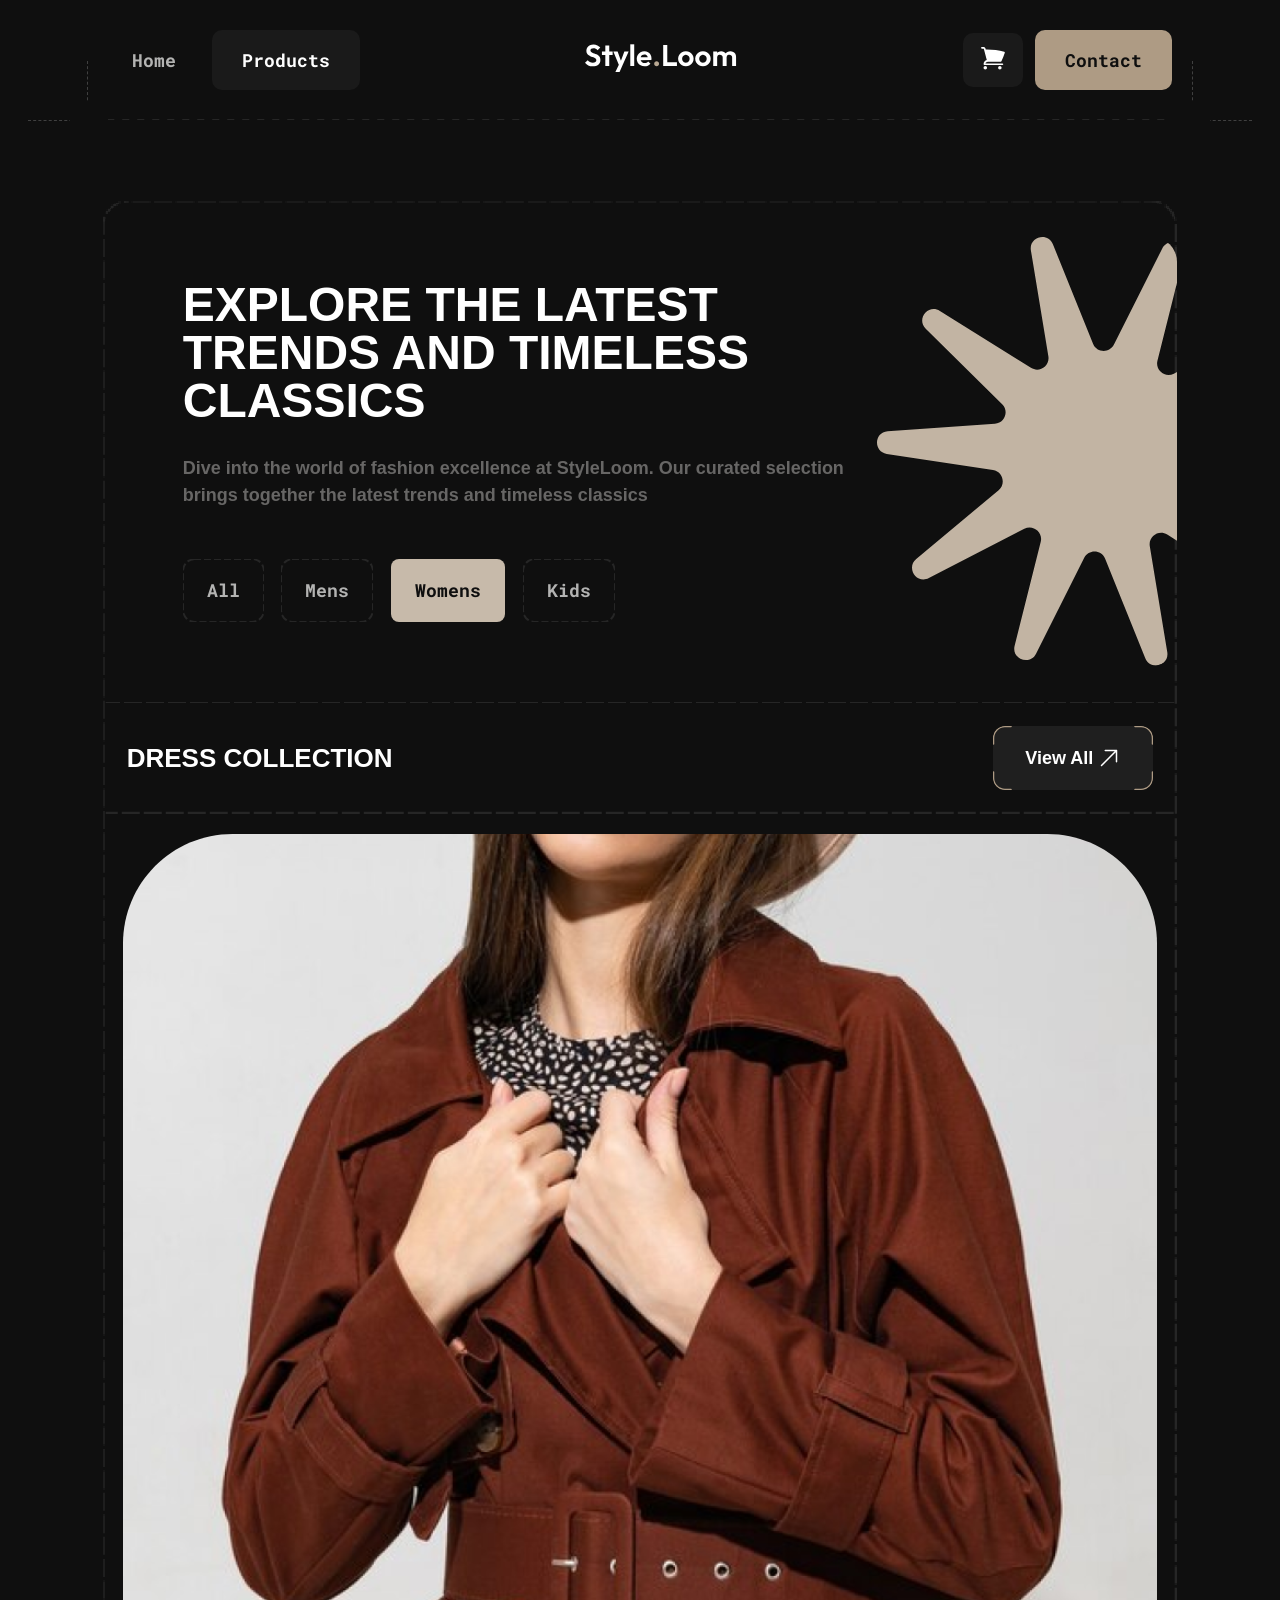
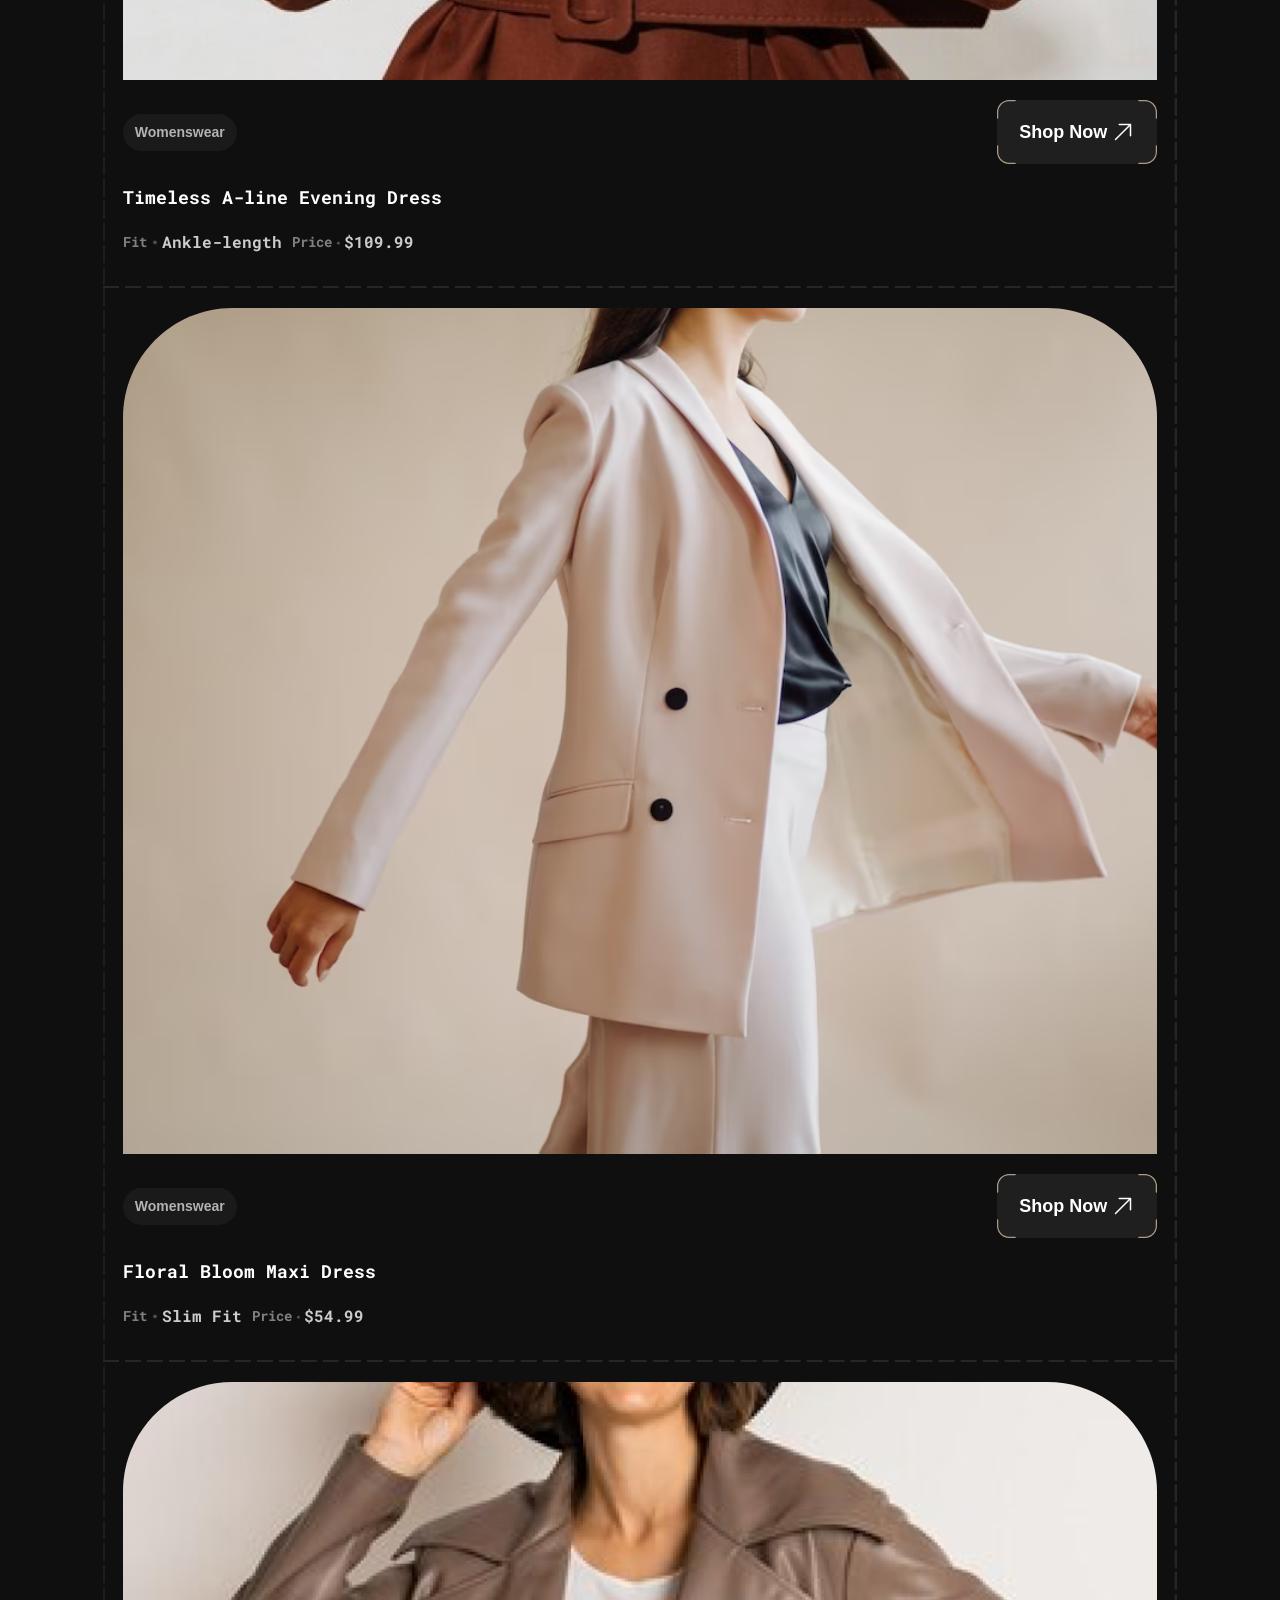
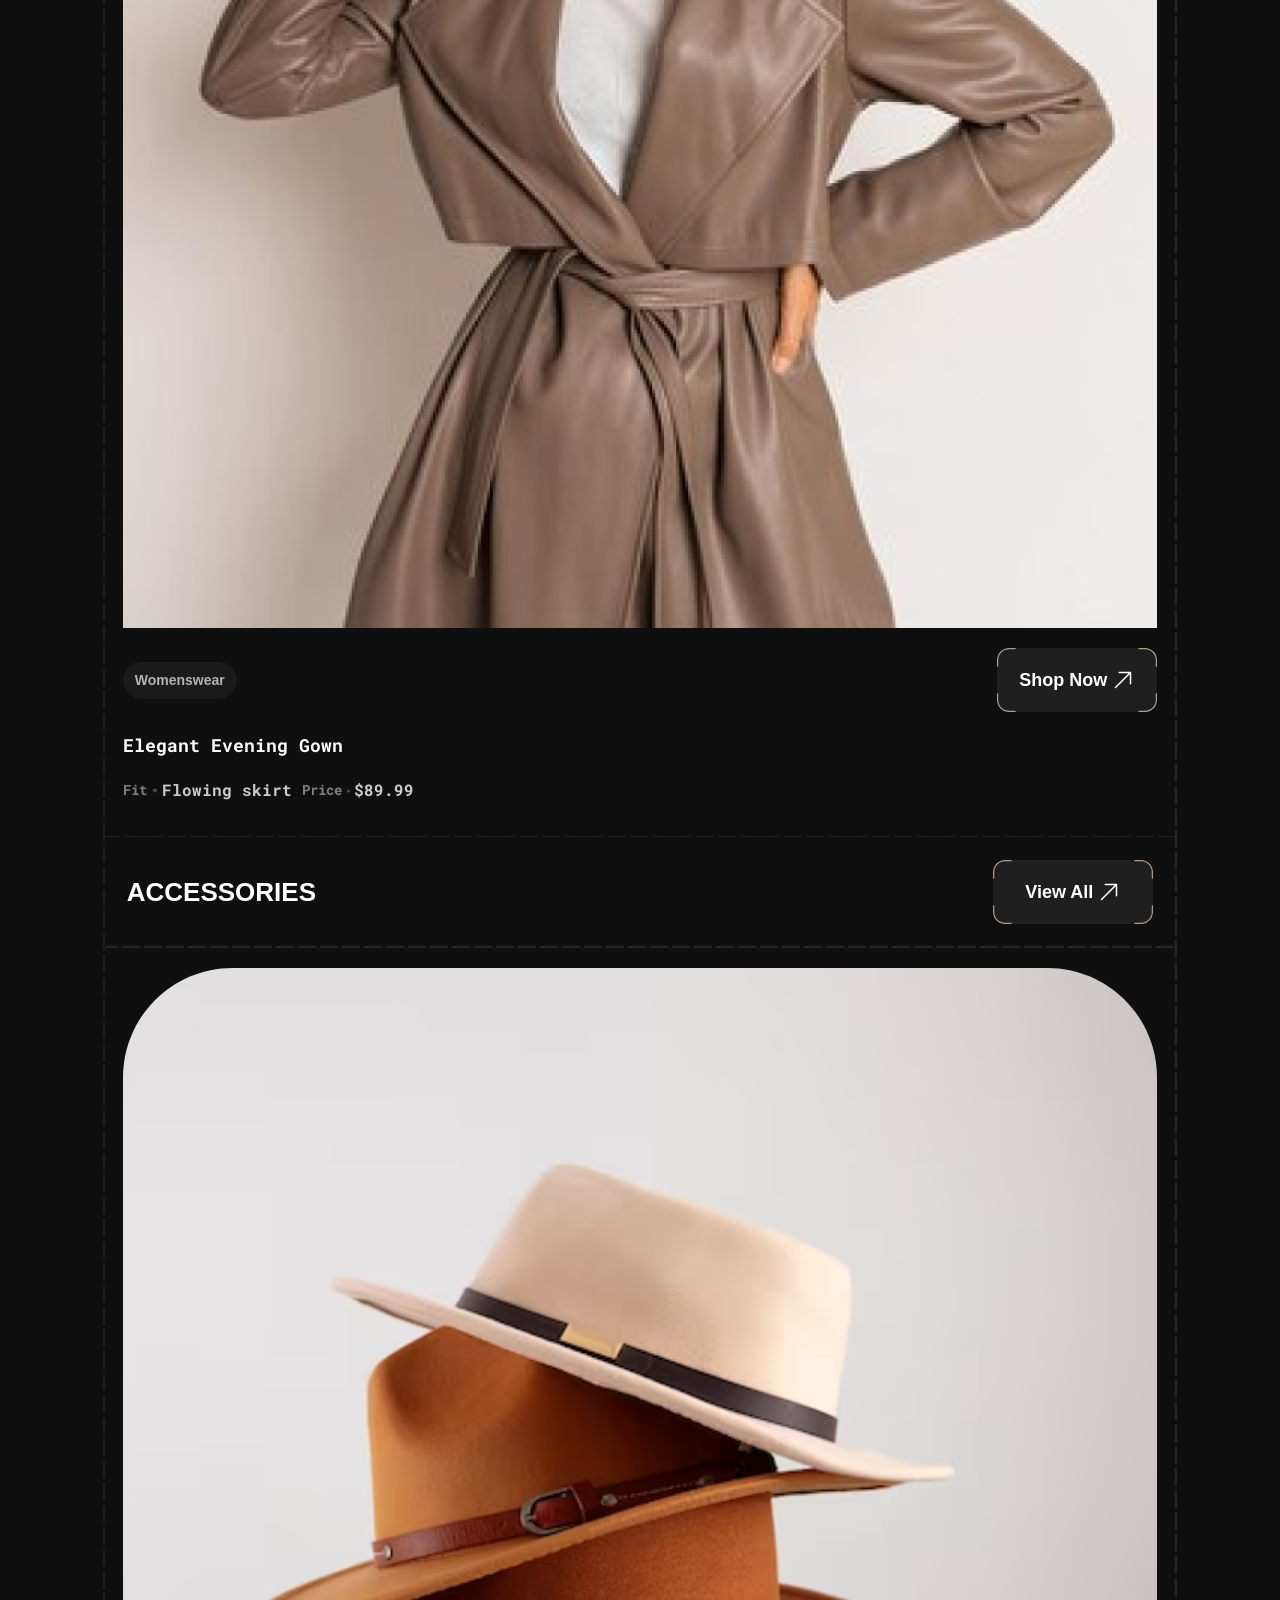
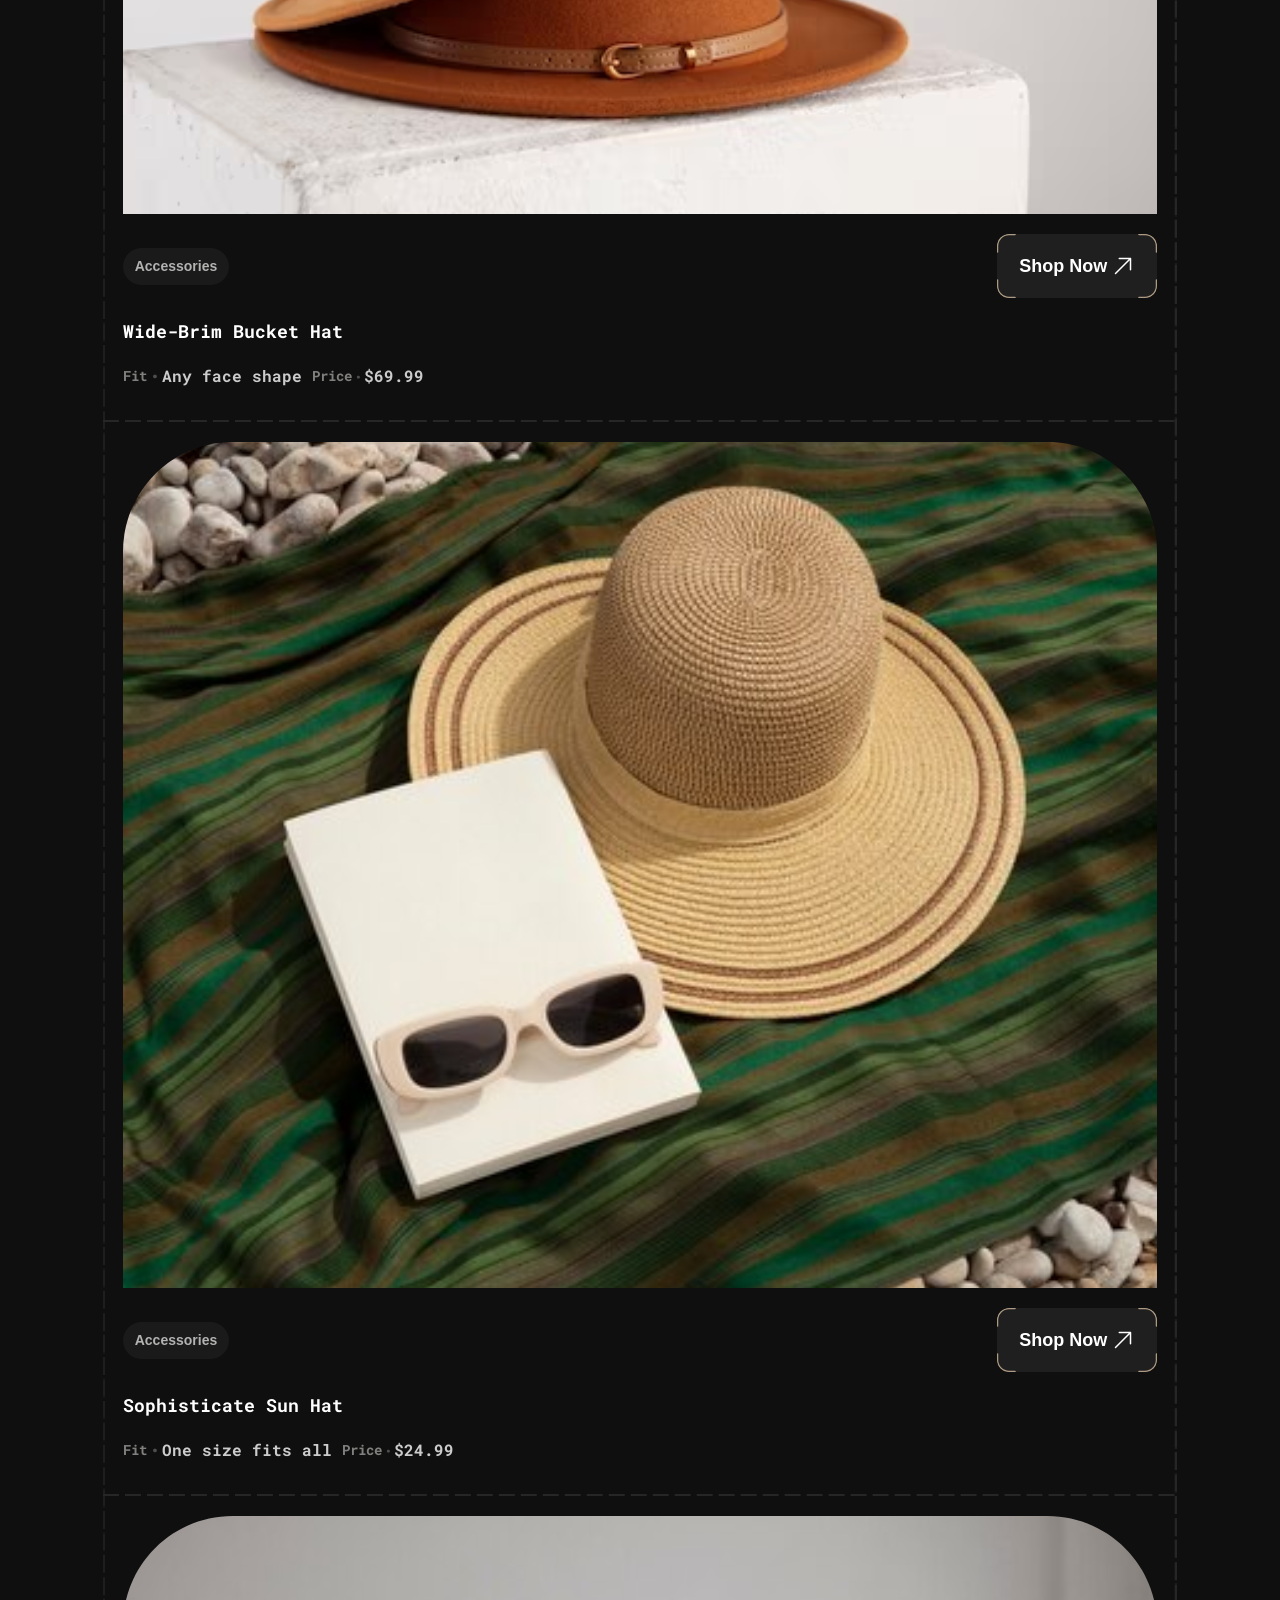
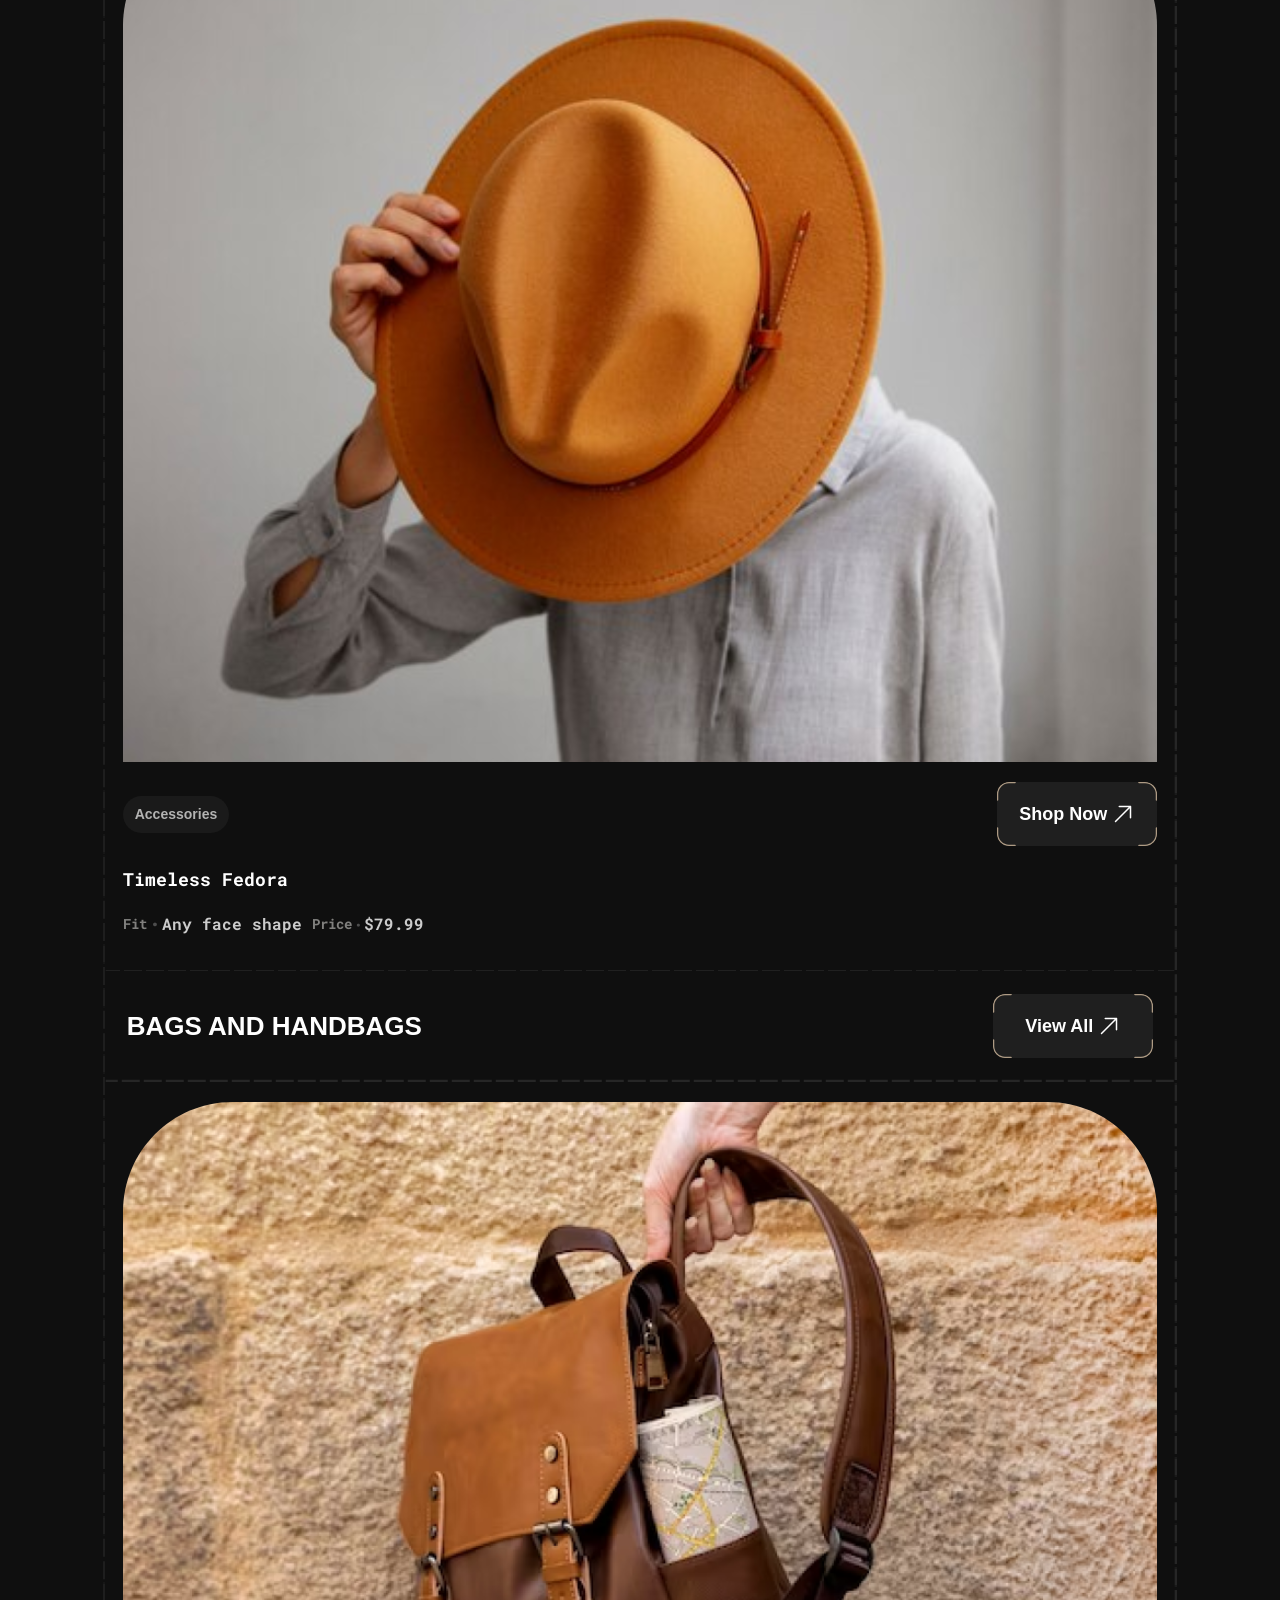
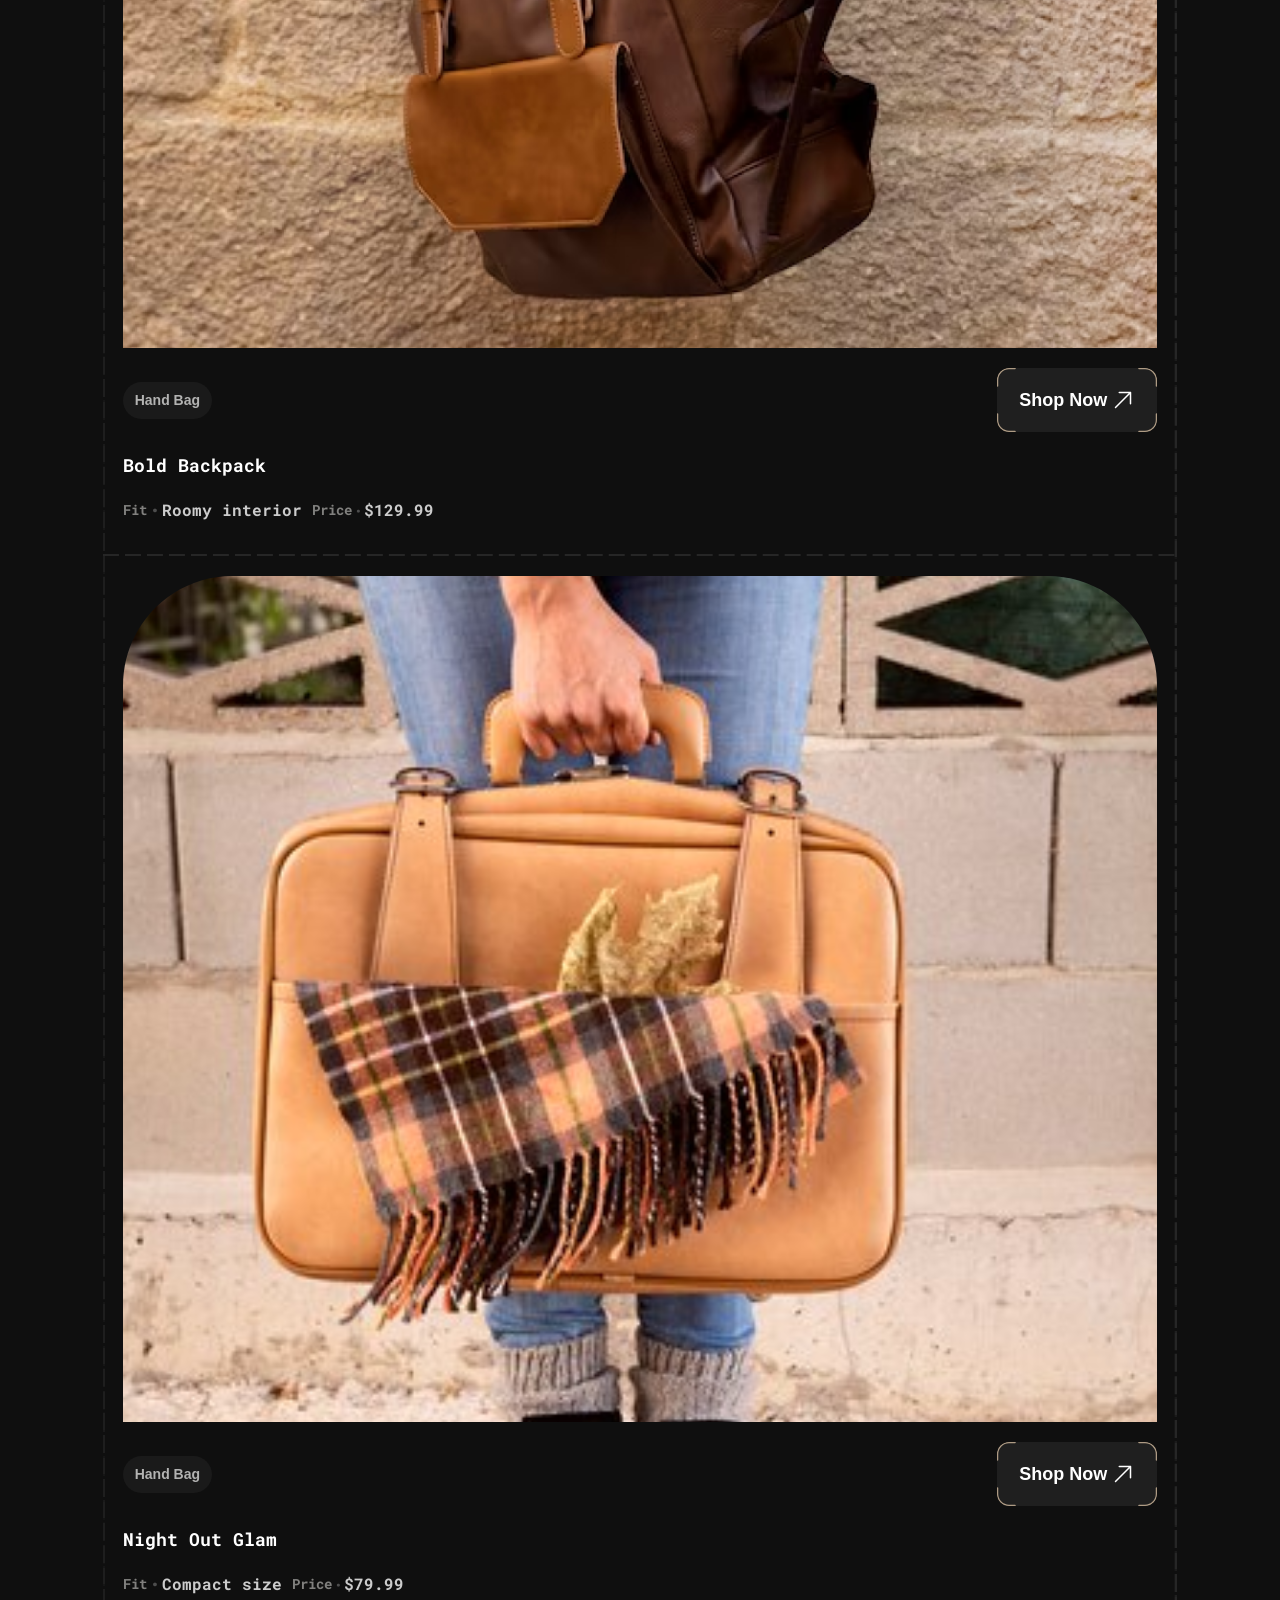
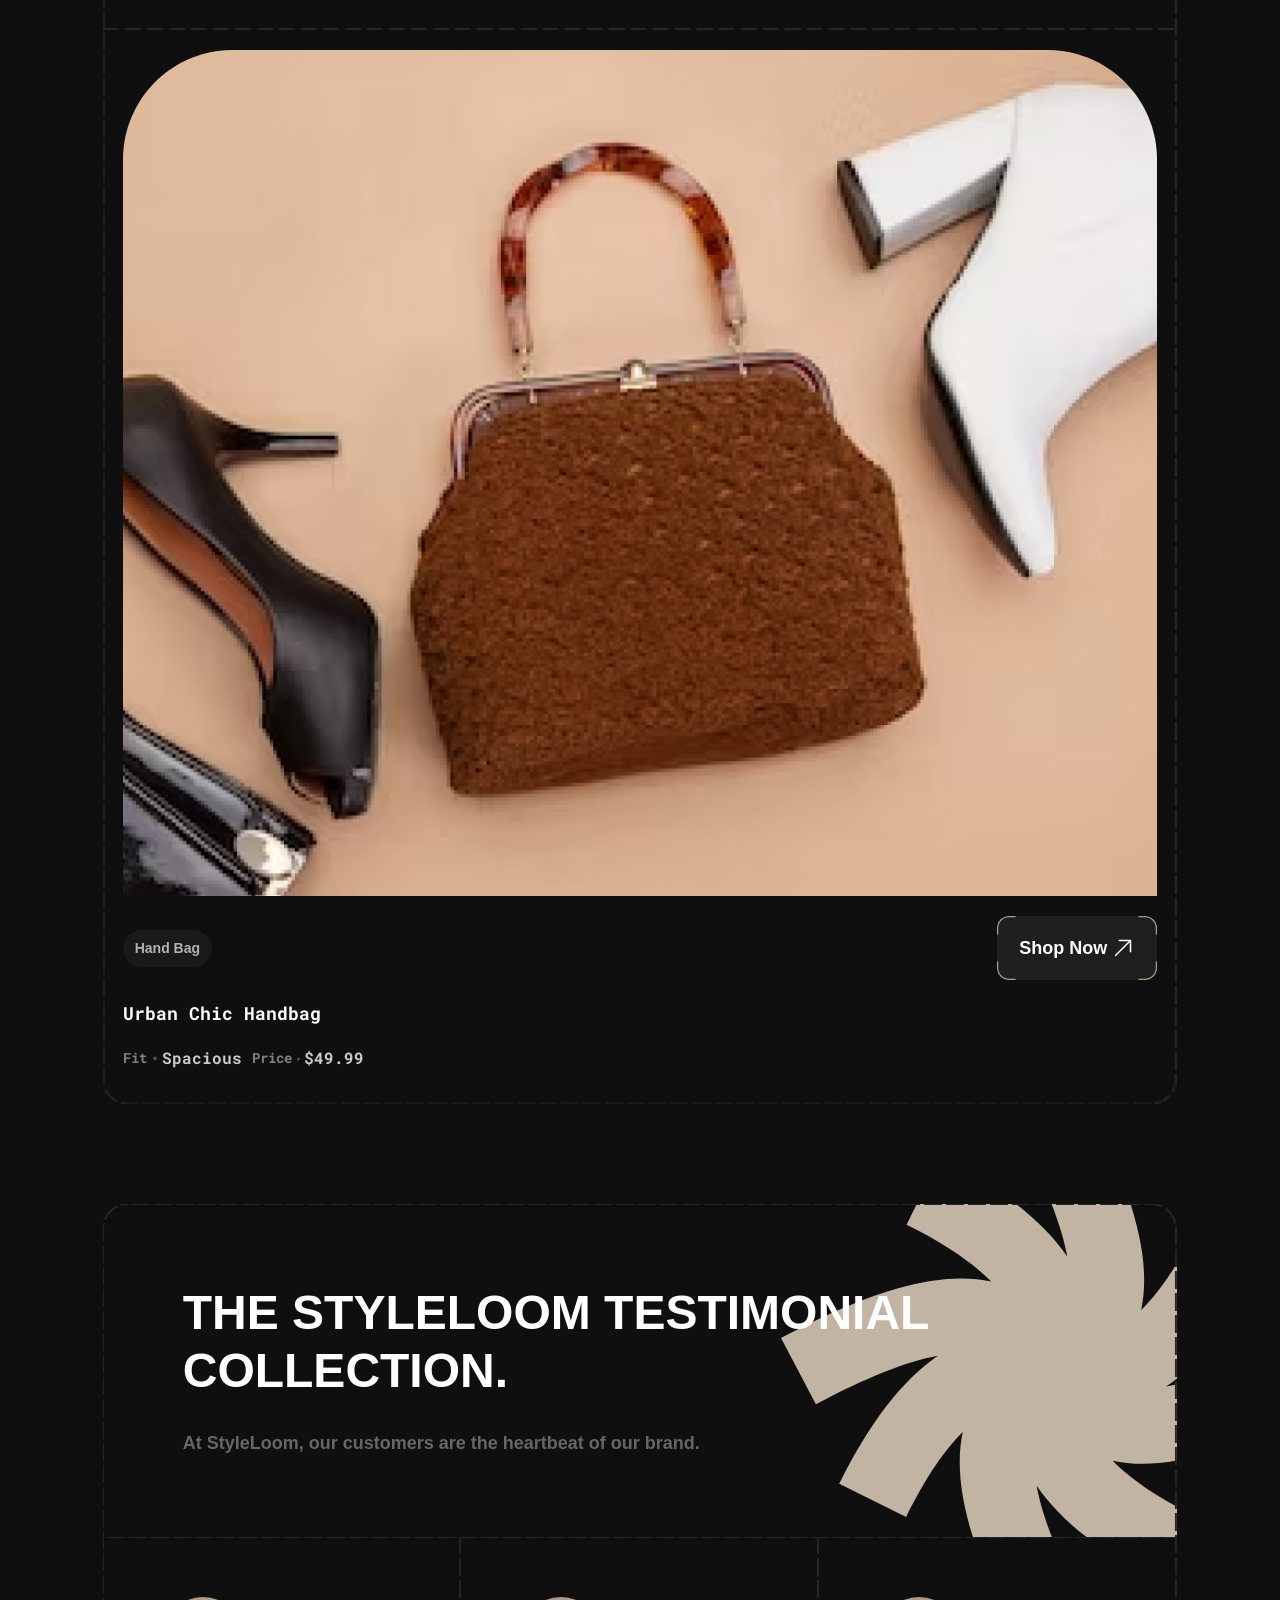
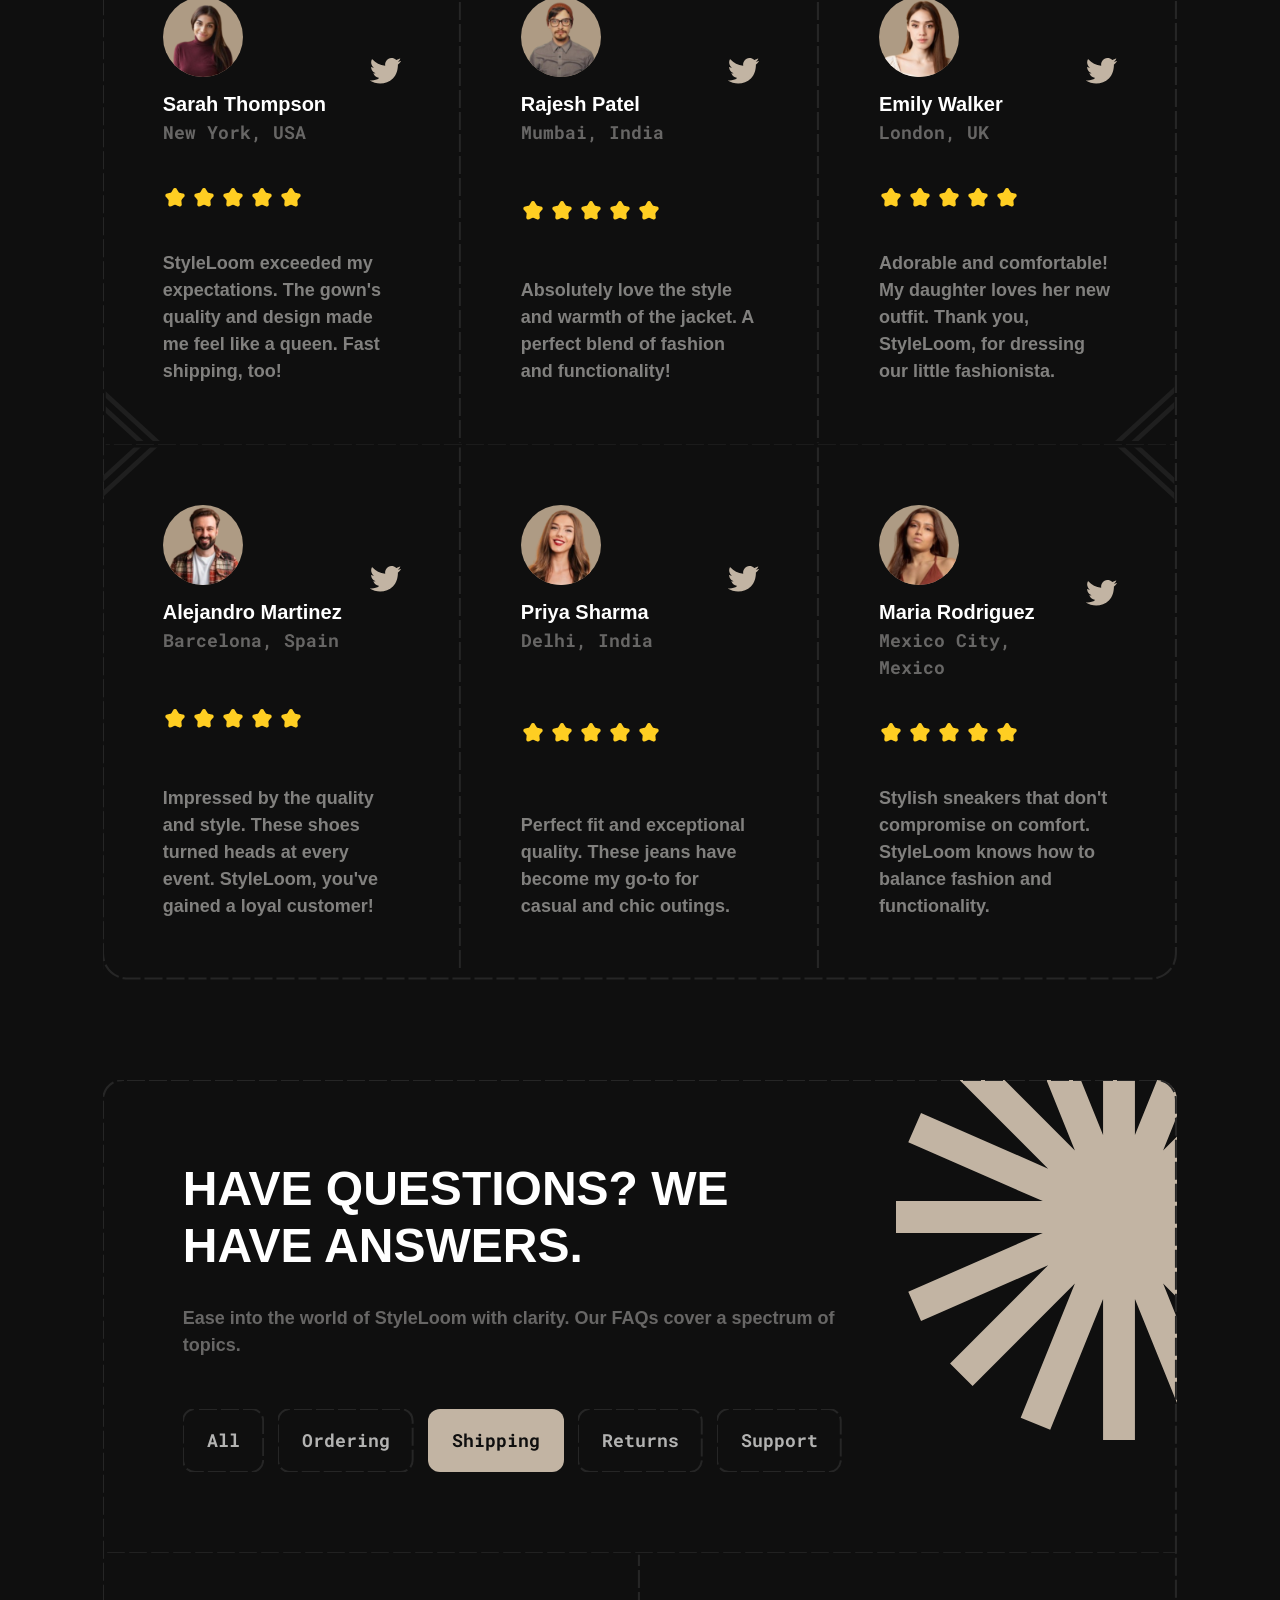
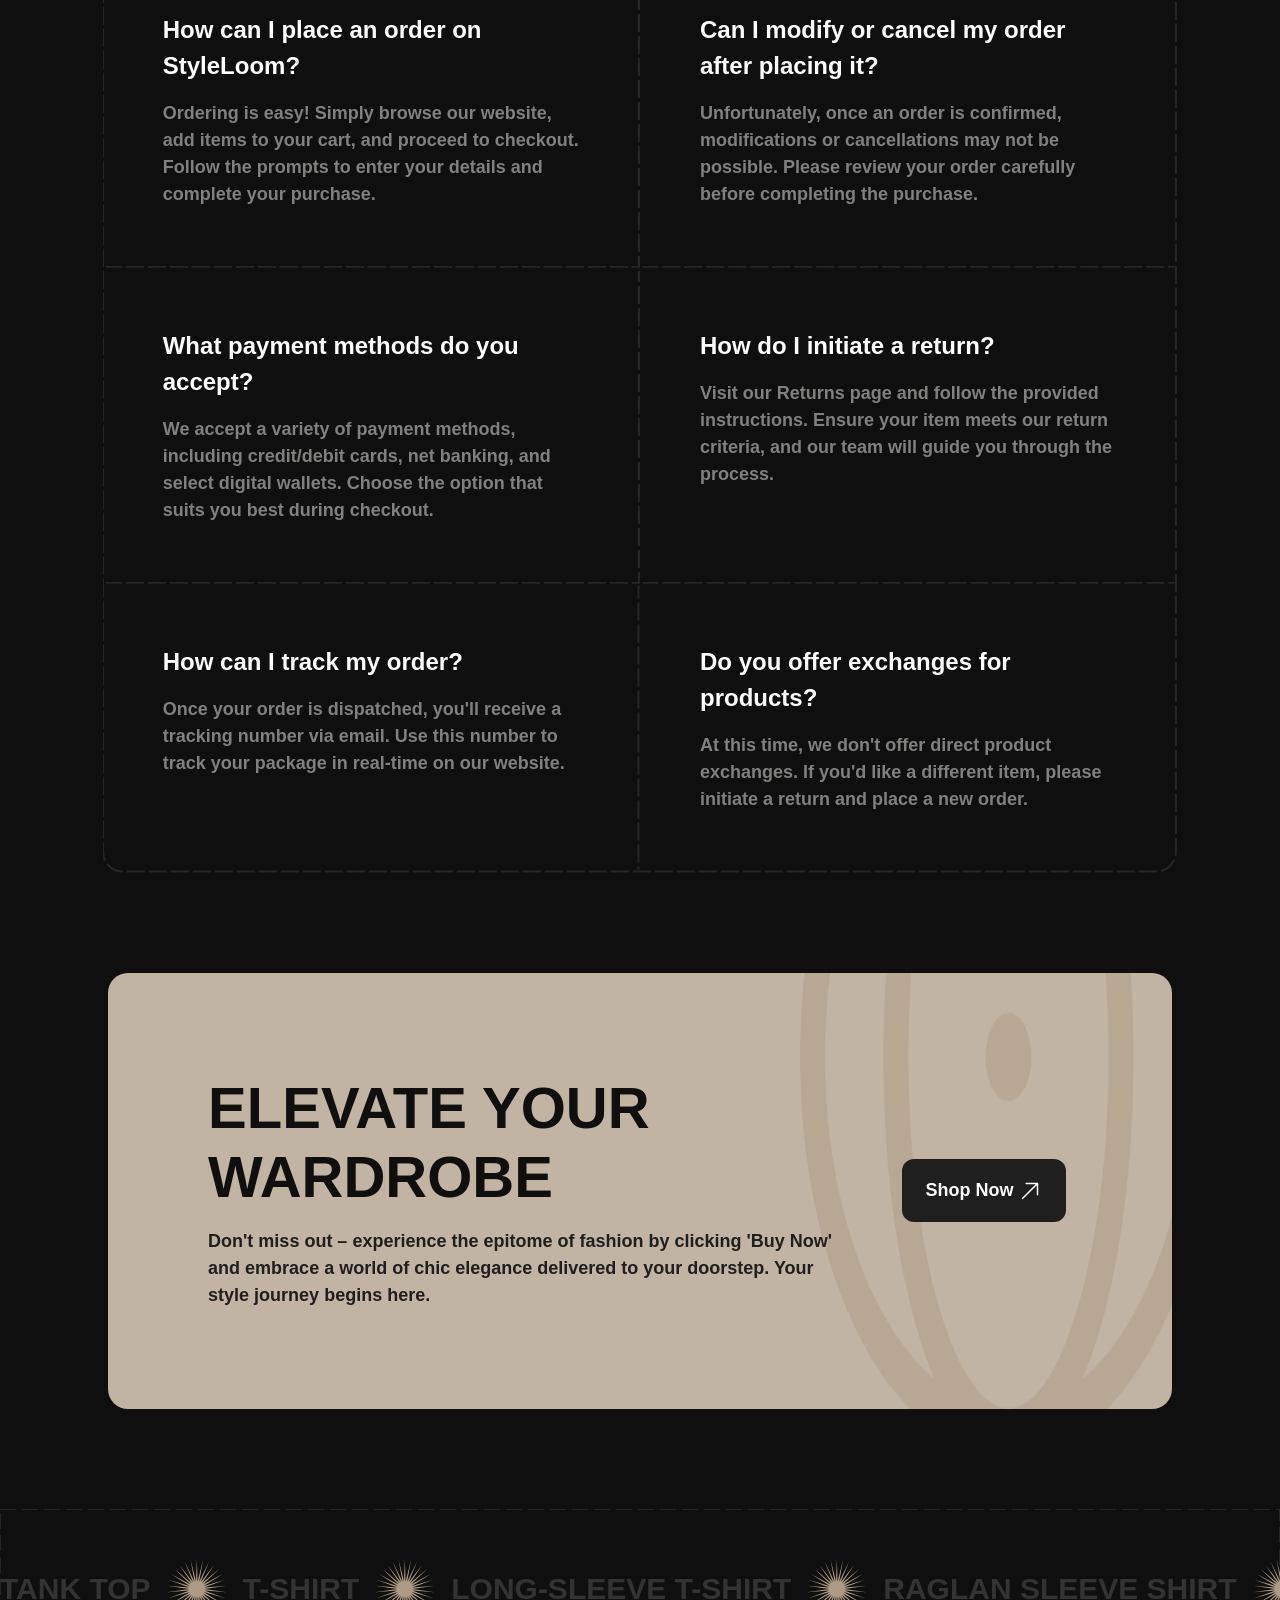
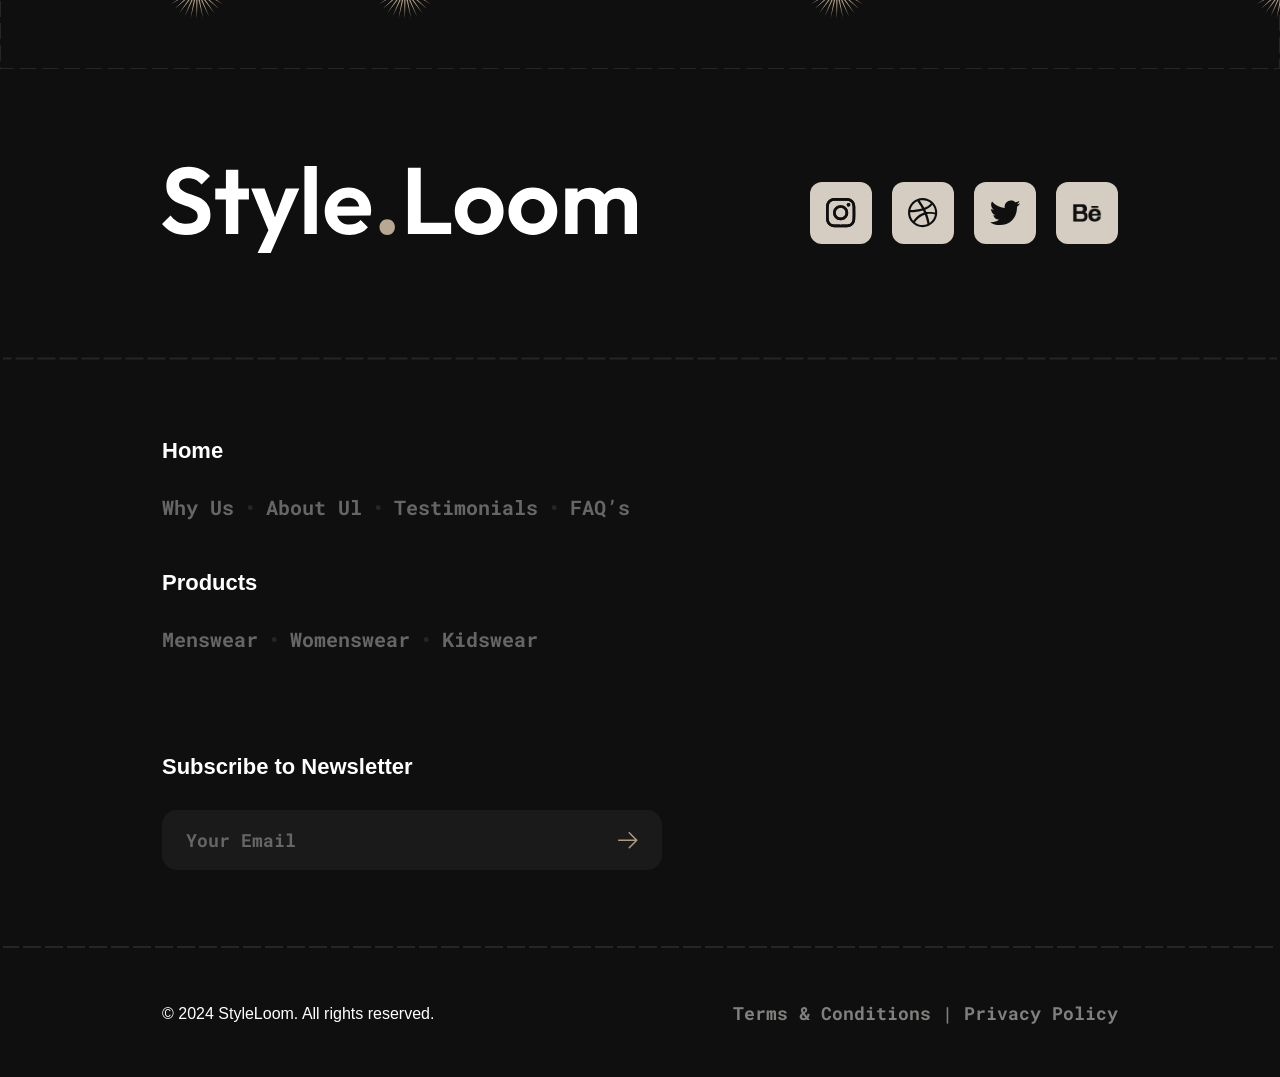
<file: products/index.html>
<!DOCTYPE html>
<html lang="en">
<head>
    <link rel="preconnect" href="https://fonts.googleapis.com">
    <link rel="preconnect" href="https://fonts.gstatic.com" crossorigin>
    <link href="https://fonts.googleapis.com/css2?family=Be+Vietnam+Pro:ital,wght@0,100;0,200;0,300;0,400;0,500;0,600;0,700;0,800;0,900;1,100;1,200;1,300;1,400;1,500;1,600;1,700;1,800;1,900&family=Roboto+Mono:ital,wght@0,100..700;1,100..700&display=swap"
          rel="stylesheet">
    <meta charset="UTF-8">
    <meta content="width=device-width, initial-scale=1" name="viewport">
    <title>Products Page</title>
    <link rel="stylesheet" href="/products/Foder-css/style.css">
    <link rel="stylesheet" href="/products/Foder-css/Header.css">
    <link rel="stylesheet" href="/products/Foder-css/Banner.css">
    <link rel="stylesheet" href="/products/Foder-css/Dress-Collection.css">
    <link rel="stylesheet" href="/products/Foder-css/Action.css">
    <link rel="stylesheet" href="/products/Foder-css/Action-Mobile.css">
    <link rel="stylesheet" href="/products/Foder-css/StyleLoom.css">
    <link rel="stylesheet" href="/products/Foder-css/Questions.css">
    <link rel="stylesheet" href="/products/Foder-css/Elevate.css">
    <link rel="stylesheet" href="/products/Foder-css/Text-scrolling.css">
    <link rel="stylesheet" href="/products/Foder-css/Social-Media.css">
    <link rel="stylesheet" href="/products/Foder-css/Footer.css">
    <link rel="stylesheet" href="/products/Foder-css/Shop-Now.css">
</head>
<body>
<header>

    <div class="Container-Header-Desktop">
        <div class="header-Top">
            <div class="corner-line left">
                <span class="dot"></span>
            </div>

            <nav class="Category">
                <a href="#" class="btn-home">Home</a>
                <a href="#" class="btn-products">Products</a>
            </nav>

            <div class="Product-Title">
                <a href="#"><img src="/products/icons/Header/Logo.svg" alt="Logo"></a>
            </div>

            <div class="Contact-Details">
                <a href="#" class="btn-cart">
                    <img src="/products/icons/Header/Cart.svg" alt="Cart Icon" width="24">
                </a>
                <a href="#" class="btn-contact">Contact</a>
            </div>

            <div class="corner-line right">
                <span class="dot"></span>
            </div>
        </div>
    </div>

    <input type="checkbox" id="Menu-Mobile" hidden>

    <div class="Responsive-Mobile">
        <a href="#"><img src="/products/icons/Header/Logo.svg" alt="Logo"></a>
        <div class="Contact-Details-Mobile">
            <a href="#" class="mobile-cart-link">
                <img src="/products/icons/Header/Cart-Mobile.svg" alt="Cart">
            </a>
            <label for="Menu-Mobile" class="Button-Mobile">
                <img src="/products/icons/Header/Button-Mobile.svg" alt="Menu">
            </label>
        </div>

    </div>

    <label for="Menu-Mobile" class="Overlay"></label>

    <div class="Container-List-Menu-Mobile">
        <div class="Mobile-Top">
            <img src="/products/icons/Header/Logo.svg" alt="Logo" width="100">
            <label for="Menu-Mobile" class="Times">&times;</label>
        </div>
        <nav class="List-Menu-Mobile">
            <a href="#">Home</a>
            <a href="#">Products</a>
            <a href="#">Contact</a>
        </nav>
    </div>
</header>

<main>

    <div class="border">
        <div class="Banner">
            <div class="Container-Banner">
                <div class="Banner-Title">
                    <h1>Explore the Latest Trends and Timeless Classics</h1>
                    <p>Dive into the world of fashion excellence at StyleLoom. Our curated selection brings together the
                        latest trends and timeless classics</p>

                </div> <!--End Banner Title-->

                <div class="Banner-Title-Mobile">
                    <h1>Explore the Latest Trends and Timeless Classics</h1>
                    <p>Dive into the world of fashion excellence at StyleLoom.</p>

                </div> <!--End Banner Title Mobile-->

                <div class="Products--List">
                    <a href="#">All</a>
                    <a href="#">Mens</a>
                    <a href="#">Womens</a>
                    <a href="#">Kids</a>
                </div><!--End Products--List-->
            </div><!--End Container Banner-->
            <div class="Banner-Image">
                <img src="icons/Banner/image-Banner.svg" alt="Banner Image">
            </div>
        </div><!--End Banner-->

        <!--    ==========Dress Collection============-->
        <div class="Container-Dress-Collection">
            <div class="Dress-Collection-Title">
                <h2>Dress Collection</h2>
                <div class="wrapper">

                    <div class="button-container">
                        <a href="#" class="shop-btn">
                            <span>View All</span>
                            <img src="icons/Dress-Collection/Arrow-Top.svg" alt="Arrow">
                            <!--                                            <svg width="20" height="20" viewBox="0 0 24 24" fill="none" stroke="currentColor" stroke-width="2" stroke-linecap="round" stroke-linejoin="round"><line x1="7" y1="17" x2="17" y2="7"></line><polyline points="7 7 17 7 17 17"></polyline></svg>-->
                        </a>
                    </div>

                </div>

            </div> <!--End Dress Collection Title-->

            <div class="Dress-Collection-Container-List">

                <div class="Dress-Collection-List  Border-Right-Dress-Collection Border-Bottom-Dress-Collection">
                    <div class="Dress-Collection-List-items">
                        <img src="images/Dress__Collection/Timeless.svg" alt="Dress Collection 1">
                        <div class="Container-Title-Dress-Collection">
                            <div class="Dress-Collection-Type">
                                <p>Womenswear</p>
                                <div class="wrapper">

                                    <div class="button-container">
                                        <a href="#" class="shop-btn">
                                            <span>Shop Now</span>
                                            <img src="icons/Dress-Collection/Arrow-Top.svg" alt="Arrow">
                                            <!--                                            <svg width="20" height="20" viewBox="0 0 24 24" fill="none" stroke="currentColor" stroke-width="2" stroke-linecap="round" stroke-linejoin="round"><line x1="7" y1="17" x2="17" y2="7"></line><polyline points="7 7 17 7 17 17"></polyline></svg>-->
                                        </a>
                                    </div>

                                </div>
                            </div> <!--End Dress-Collection-Type-->
                            <div class="Dress-Collection-Type-Title">
                                <p>Timeless A-line Evening Dress</p>
                                <div class="Container-Fit-Price">
                                    <div class="Fit">
                                        <span>Fit</span>
                                        <span>·</span>
                                        <span>Ankle-length</span>
                                    </div>
                                    <div class="Price">
                                        <span>Price</span>
                                        <span>·</span>
                                        <span>$109.99</span>
                                    </div>
                                </div>
                            </div>
                        </div>
                    </div>
                </div> <!--End Dress Collection List-->

                <!--    =========================Dress-Collection-List 2===============-->

                <div class="Dress-Collection-List  Border-Right-Dress-Collection Border-Bottom-Dress-Collection">
                    <div class="Dress-Collection-List-items">
                        <img src="images/Dress__Collection/Floral%20.svg" alt="Dress Collection 2">
                        <div class="Container-Title-Dress-Collection">
                            <div class="Dress-Collection-Type">
                                <p>Womenswear</p>
                                <div class="wrapper">

                                    <div class="button-container">
                                        <a href="#" class="shop-btn">
                                            <span>Shop Now</span>
                                            <img src="icons/Dress-Collection/Arrow-Top.svg" alt="Arrow">
                                            <!--                                            <svg width="20" height="20" viewBox="0 0 24 24" fill="none" stroke="currentColor" stroke-width="2" stroke-linecap="round" stroke-linejoin="round"><line x1="7" y1="17" x2="17" y2="7"></line><polyline points="7 7 17 7 17 17"></polyline></svg>-->
                                        </a>
                                    </div>

                                </div>
                            </div> <!--End Dress-Collection-Type-->
                            <div class="Dress-Collection-Type-Title">
                                <p>Floral Bloom Maxi Dress</p>
                                <div class="Container-Fit-Price">
                                    <div class="Fit">
                                        <span>Fit</span>
                                        <span>·</span>
                                        <span>Slim Fit</span>
                                    </div>
                                    <div class="Price">
                                        <span>Price</span>
                                        <span>·</span>
                                        <span>$54.99</span>
                                    </div>
                                </div>
                            </div>
                        </div>
                    </div>
                </div> <!--End Dress Collection List-->
                <!--            ==========================Dress-Collection-List 3===============-->
                <div class="Dress-Collection-List">
                    <div class="Dress-Collection-List-items">
                        <img src="images/Dress__Collection/Elegant.svg" alt="Dress Collection 3">
                        <div class="Container-Title-Dress-Collection">
                            <div class="Dress-Collection-Type">
                                <p>Womenswear</p>
                                <div class="wrapper">

                                    <div class="button-container">
                                        <a href="#" class="shop-btn">
                                            <span>Shop Now</span>
                                            <img src="icons/Dress-Collection/Arrow-Top.svg" alt="Arrow">
                                            <!--                                            <svg width="20" height="20" viewBox="0 0 24 24" fill="none" stroke="currentColor" stroke-width="2" stroke-linecap="round" stroke-linejoin="round"><line x1="7" y1="17" x2="17" y2="7"></line><polyline points="7 7 17 7 17 17"></polyline></svg>-->
                                        </a>
                                    </div>

                                </div>
                            </div> <!--End Dress-Collection-Type-->
                            <div class="Dress-Collection-Type-Title">
                                <p>Elegant Evening Gown</p>
                                <div class="Container-Fit-Price">
                                    <div class="Fit">
                                        <span>Fit</span>
                                        <span>·</span>
                                        <span>Flowing skirt</span>
                                    </div>
                                    <div class="Price">
                                        <span>Price</span>
                                        <span>·</span>
                                        <span>$89.99</span>
                                    </div>
                                </div>
                            </div>
                        </div>
                    </div>

                </div> <!-- End Dress-Collection-Container-List-->

            </div> <!--End Dress Collection List-->

        </div> <!--End Container Dress Collection-->

        <!--=======ACCERSSORIES==============-->


        <!--    ==========Dress Collection============-->
        <div class="Container-Dress-Collection">
            <div class="Dress-Collection-Title">
                <h2>Accessories</h2>
                <div class="wrapper">

                    <div class="button-container">
                        <a href="#" class="shop-btn">
                            <span>View All</span>
                            <img src="icons/Dress-Collection/Arrow-Top.svg" alt="Arrow">
                            <!--                                            <svg width="20" height="20" viewBox="0 0 24 24" fill="none" stroke="currentColor" stroke-width="2" stroke-linecap="round" stroke-linejoin="round"><line x1="7" y1="17" x2="17" y2="7"></line><polyline points="7 7 17 7 17 17"></polyline></svg>-->
                        </a>
                    </div>

                </div>

            </div> <!--End Dress Collection Title-->

            <div class="Dress-Collection-Container-List">

                <div class="Dress-Collection-List Border-Right-Dress-Collection Border-Bottom-Dress-Collection">
                    <div class="Dress-Collection-List-items">
                        <img src="images/Dress__Collection/Accessories/Wide.svg" alt="Dress Collection 1">
                        <div class="Container-Title-Dress-Collection">
                            <div class="Dress-Collection-Type">
                                <p>Accessories</p>
                                <div class="wrapper">

                                    <div class="button-container">
                                        <a href="#" class="shop-btn">
                                            <span>Shop Now</span>
                                            <img src="icons/Dress-Collection/Arrow-Top.svg" alt="Arrow">
                                            <!--                                            <svg width="20" height="20" viewBox="0 0 24 24" fill="none" stroke="currentColor" stroke-width="2" stroke-linecap="round" stroke-linejoin="round"><line x1="7" y1="17" x2="17" y2="7"></line><polyline points="7 7 17 7 17 17"></polyline></svg>-->
                                        </a>
                                    </div>

                                </div>
                            </div> <!--End Dress-Collection-Type-->
                            <div class="Dress-Collection-Type-Title">
                                <p>Wide-Brim Bucket Hat</p>
                                <div class="Container-Fit-Price">
                                    <div class="Fit">
                                        <span>Fit</span>
                                        <span>·</span>
                                        <span>Any face shape</span>
                                    </div>
                                    <div class="Price">
                                        <span>Price</span>
                                        <span>·</span>
                                        <span>$69.99</span>
                                    </div>
                                </div>
                            </div>
                        </div>
                    </div>
                </div> <!--End Dress Collection List-->

                <!--    =========================Dress-Collection-List 2===============-->

                <div class="Dress-Collection-List Border-Right-Dress-Collection Border-Bottom-Dress-Collection">
                    <div class="Dress-Collection-List-items">
                        <img src="images/Dress__Collection/Accessories/Sophisticate.svg" alt="Dress Collection 2">
                        <div class="Container-Title-Dress-Collection">
                            <div class="Dress-Collection-Type">
                                <p>Accessories</p>
                                <div class="wrapper">

                                    <div class="button-container">
                                        <a href="#" class="shop-btn">
                                            <span>Shop Now</span>
                                            <img src="icons/Dress-Collection/Arrow-Top.svg" alt="Arrow">
                                            <!--                                            <svg width="20" height="20" viewBox="0 0 24 24" fill="none" stroke="currentColor" stroke-width="2" stroke-linecap="round" stroke-linejoin="round"><line x1="7" y1="17" x2="17" y2="7"></line><polyline points="7 7 17 7 17 17"></polyline></svg>-->
                                        </a>
                                    </div>

                                </div>
                            </div> <!--End Dress-Collection-Type-->
                            <div class="Dress-Collection-Type-Title">
                                <p>Sophisticate Sun Hat</p>
                                <div class="Container-Fit-Price">
                                    <div class="Fit">
                                        <span>Fit</span>
                                        <span>·</span>
                                        <span>One size fits all</span>
                                    </div>
                                    <div class="Price">
                                        <span>Price</span>
                                        <span>·</span>
                                        <span>$24.99</span>
                                    </div>
                                </div>
                            </div>
                        </div>
                    </div>
                </div> <!--End Dress Collection List-->
                <!--            ==========================Dress-Collection-List 3===============-->
                <div class="Dress-Collection-List">
                    <div class="Dress-Collection-List-items">
                        <img src="images/Dress__Collection/Accessories/TimeLess.svg" alt="Dress Collection 3">
                        <div class="Container-Title-Dress-Collection">
                            <div class="Dress-Collection-Type">
                                <p>Accessories</p>
                                <div class="wrapper">

                                    <div class="button-container">
                                        <a href="#" class="shop-btn">
                                            <span>Shop Now</span>
                                            <img src="icons/Dress-Collection/Arrow-Top.svg" alt="Arrow">
                                            <!--                                            <svg width="20" height="20" viewBox="0 0 24 24" fill="none" stroke="currentColor" stroke-width="2" stroke-linecap="round" stroke-linejoin="round"><line x1="7" y1="17" x2="17" y2="7"></line><polyline points="7 7 17 7 17 17"></polyline></svg>-->
                                        </a>
                                    </div>

                                </div>
                            </div> <!--End Dress-Collection-Type-->
                            <div class="Dress-Collection-Type-Title">
                                <p>Timeless Fedora</p>
                                <div class="Container-Fit-Price">
                                    <div class="Fit">
                                        <span>Fit</span>
                                        <span>·</span>
                                        <span>Any face shape</span>
                                    </div>
                                    <div class="Price">
                                        <span>Price</span>
                                        <span>·</span>
                                        <span>$79.99</span>
                                    </div>
                                </div>
                            </div>
                        </div>
                    </div>

                </div> <!-- End Dress-Collection-Container-List-->

            </div> <!--End Dress Collection List-->

        </div> <!--End Container Dress Collection-->

        <!--    =========================Bags and HandBags===========================-->

        <div class="Container-Dress-Collection">
            <div class="Dress-Collection-Title">
                <h2>Bags and HandBags</h2>
                <div class="wrapper">

                    <div class="button-container">
                        <a href="#" class="shop-btn">
                            <span>View All</span>
                            <img src="icons/Dress-Collection/Arrow-Top.svg" alt="Arrow">
                            <!--                                            <svg width="20" height="20" viewBox="0 0 24 24" fill="none" stroke="currentColor" stroke-width="2" stroke-linecap="round" stroke-linejoin="round"><line x1="7" y1="17" x2="17" y2="7"></line><polyline points="7 7 17 7 17 17"></polyline></svg>-->
                        </a>
                    </div>

                </div>

            </div> <!--End Dress Collection Title-->

            <!--        <div class="Border-Bottom">-->
            <div class="Dress-Collection-Container-List ">

                <div class="Dress-Collection-List Border-Right-Dress-Collection Border-Bottom-Dress-Collection  ">
                    <div class="Dress-Collection-List-items">
                        <img src="images/Dress__Collection/Bags-and-HandBags/Bold.svg" alt="Dress Collection 1">
                        <div class="Container-Title-Dress-Collection">
                            <div class="Dress-Collection-Type">
                                <p>Hand Bag</p>
                                <div class="wrapper">

                                    <div class="button-container">
                                        <a href="#" class="shop-btn">
                                            <span>Shop Now</span>
                                            <img src="icons/Dress-Collection/Arrow-Top.svg" alt="Arrow">
                                            <!--                                            <svg width="20" height="20" viewBox="0 0 24 24" fill="none" stroke="currentColor" stroke-width="2" stroke-linecap="round" stroke-linejoin="round"><line x1="7" y1="17" x2="17" y2="7"></line><polyline points="7 7 17 7 17 17"></polyline></svg>-->
                                        </a>
                                    </div>

                                </div>
                            </div> <!--End Dress-Collection-Type-->
                            <div class="Dress-Collection-Type-Title">
                                <p>Bold Backpack</p>
                                <div class="Container-Fit-Price">
                                    <div class="Fit">
                                        <span>Fit</span>
                                        <span>·</span>
                                        <span>Roomy interior</span>
                                    </div>
                                    <div class="Price">
                                        <span>Price</span>
                                        <span>·</span>
                                        <span>$129.99</span>
                                    </div>
                                </div>
                            </div>
                        </div>
                    </div>
                </div> <!--End Dress Collection List-->

                <!--    =========================Dress-Collection-List 2===============-->

                <div class="Dress-Collection-List Border-Right-Dress-Collection Border-Bottom-Dress-Collection">
                    <div class="Dress-Collection-List-items">
                        <img src="images/Dress__Collection/Bags-and-HandBags/Night.svg" alt="Dress Collection 2">
                        <div class="Container-Title-Dress-Collection">
                            <div class="Dress-Collection-Type">
                                <p>Hand Bag</p>
                                <div class="wrapper">

                                    <div class="button-container">
                                        <a href="#" class="shop-btn">
                                            <span>Shop Now</span>
                                            <img src="icons/Dress-Collection/Arrow-Top.svg" alt="Arrow">
                                            <!--                                            <svg width="20" height="20" viewBox="0 0 24 24" fill="none" stroke="currentColor" stroke-width="2" stroke-linecap="round" stroke-linejoin="round"><line x1="7" y1="17" x2="17" y2="7"></line><polyline points="7 7 17 7 17 17"></polyline></svg>-->
                                        </a>
                                    </div>

                                </div>
                            </div> <!--End Dress-Collection-Type-->
                            <div class="Dress-Collection-Type-Title">
                                <p>Night Out Glam</p>
                                <div class="Container-Fit-Price">
                                    <div class="Fit">
                                        <span>Fit</span>
                                        <span>·</span>
                                        <span>Compact size</span>
                                    </div>
                                    <div class="Price">
                                        <span>Price</span>
                                        <span>·</span>
                                        <span>$79.99</span>
                                    </div>
                                </div>
                            </div>
                        </div>
                    </div>
                </div> <!--End Dress Collection List-->
                <!--            ==========================Dress-Collection-List 3===============-->
                <div class="Dress-Collection-List">
                    <div class="Dress-Collection-List-items">
                        <img src="images/Dress__Collection/Bags-and-HandBags/Urban.svg" alt="Dress Collection 3">
                        <div class="Container-Title-Dress-Collection">
                            <div class="Dress-Collection-Type">
                                <p>Hand Bag</p>
                                <div class="wrapper">

                                    <div class="button-container">
                                        <a href="#" class="shop-btn">
                                            <span>Shop Now</span>
                                            <img src="icons/Dress-Collection/Arrow-Top.svg" alt="Arrow">
                                            <!--                                            <svg width="20" height="20" viewBox="0 0 24 24" fill="none" stroke="currentColor" stroke-width="2" stroke-linecap="round" stroke-linejoin="round"><line x1="7" y1="17" x2="17" y2="7"></line><polyline points="7 7 17 7 17 17"></polyline></svg>-->
                                        </a>
                                    </div>

                                </div>
                            </div> <!--End Dress-Collection-Type-->
                            <div class="Dress-Collection-Type-Title">
                                <p>Urban Chic Handbag</p>
                                <div class="Container-Fit-Price">
                                    <div class="Fit">
                                        <span>Fit</span>
                                        <span>·</span>
                                        <span>Spacious</span>
                                    </div>
                                    <div class="Price">
                                        <span>Price</span>
                                        <span>·</span>
                                        <span>$49.99</span>
                                    </div>
                                </div>
                            </div>
                        </div>
                    </div>

                </div> <!-- End Dress-Collection-Container-List-->

            </div> <!--End Dress Collection List-->

        </div> <!--End Container Dress Collection-->


        <div class="Dress-Collection-Mobile-Container">
            <div class="Dress-Collection-Mobile">
                <div class="Dress-Collection-Mobile-Title">
                    <h2>Dresses Collection</h2>
                </div><!--End Dress-Collection-Mobile-Title-->

                <div class="Dress-Collection-Mobile-List">
                    <div class="Dress-Collection-Mobile-img">
                        <img src="images/Dress__Collection/Mobile/Timeless-Mobile.svg" alt="Dress Collection 1">
                    </div>

                    <div class="Dress-Collection-Mobile-Sub">
                        <span>Womenswear</span>
                        <p>Timeless A-line Evening Dress</p>
                        <div class="Container-Fit-Price-Mobile">
                            <div class="Fit-mobile">
                                <span>Fit</span>
                                <span>·</span>
                                <span>Ankle-length</span>
                            </div>
                            <div class="Price-mobile">
                                <span>Price</span>
                                <span>·</span>
                                <span>$109.99</span>
                            </div>
                        </div>
                        <div class="wrapper">

                            <div class="button-container">
                                <a href="#" class="shop-btn">
                                    <span>Shop Now</span>
                                    <img src="icons/Dress-Collection/Arrow-Top.svg" alt="Arrow">
                                    <!--                                            <svg width="20" height="20" viewBox="0 0 24 24" fill="none" stroke="currentColor" stroke-width="2" stroke-linecap="round" stroke-linejoin="round"><line x1="7" y1="17" x2="17" y2="7"></line><polyline points="7 7 17 7 17 17"></polyline></svg>-->
                                </a>
                            </div>

                        </div>

                    </div> <!-- End Dress-Collection-Mobile-Sub-->


                </div> <!--End Dress-Collection-Mobile-List-->
                <a href="#" class="Container-Fit-Price-Mobile-Bottom">
                    <span>View All</span>
                    <img src="icons/Dress-Collection/Arrow-Drop.svg" alt="Arrow Drop">
                </a>


            </div> <!--End Dress-Collection-Mobile-->


            <div class="Dress-Collection-Mobile">
                <div class="Dress-Collection-Mobile-Title">
                    <h2>Accessories</h2>
                </div><!--End Dress-Collection-Mobile-Title-->

                <div class="Dress-Collection-Mobile-List">
                    <div class="Dress-Collection-Mobile-img">
                        <img src="images/Dress__Collection/Mobile/Fedora.svg" alt="Dress Collection 1">
                    </div>

                    <div class="Dress-Collection-Mobile-Sub">
                        <span>Accessories</span>
                        <p>Timeless Fedora</p>
                        <div class="Container-Fit-Price-Mobile">
                            <div class="Fit-mobile">
                                <span>Fit</span>
                                <span>·</span>
                                <span>Any face shape</span>
                            </div>
                            <div class="Price-mobile">
                                <span>Price</span>
                                <span>·</span>
                                <span>$79.99</span>
                            </div>
                        </div>
                        <div class="wrapper">

                            <div class="button-container">
                                <a href="#" class="shop-btn">
                                    <span>Shop Now</span>
                                    <img src="icons/Dress-Collection/Arrow-Top.svg" alt="Arrow">
                                    <!--                                            <svg width="20" height="20" viewBox="0 0 24 24" fill="none" stroke="currentColor" stroke-width="2" stroke-linecap="round" stroke-linejoin="round"><line x1="7" y1="17" x2="17" y2="7"></line><polyline points="7 7 17 7 17 17"></polyline></svg>-->
                                </a>
                            </div>

                        </div>

                    </div> <!-- End Dress-Collection-Mobile-Sub-->


                </div> <!--End Dress-Collection-Mobile-List-->
                <a href="#" class="Container-Fit-Price-Mobile-Bottom">
                    <span>View All</span>
                    <img src="icons/Dress-Collection/Arrow-Drop.svg" alt="Arrow Drop">
                </a>


            </div> <!--End Dress-Collection-Mobile-->


            <div class="Dress-Collection-Mobile">
                <div class="Dress-Collection-Mobile-Title">
                    <h2>Bags and HandBags</h2>
                </div><!--End Dress-Collection-Mobile-Title-->

                <div class="Dress-Collection-Mobile-List">
                    <div class="Dress-Collection-Mobile-img">
                        <img src="images/Dress__Collection/Mobile/Bold.svg" alt="Dress Collection 1">
                    </div>

                    <div class="Dress-Collection-Mobile-Sub">
                        <span>Hand Bag</span>
                        <p>Bold Backpack</p>
                        <div class="Container-Fit-Price-Mobile">
                            <div class="Fit-mobile">
                                <span>Fit</span>
                                <span>·</span>
                                <span>Roomy interior</span>
                            </div>
                            <div class="Price-mobile">
                                <span>Price</span>
                                <span>·</span>
                                <span>$129.99</span>
                            </div>
                        </div>
                        <div class="wrapper">

                            <div class="button-container">
                                <a href="#" class="shop-btn">
                                    <span>Shop Now</span>
                                    <img src="icons/Dress-Collection/Arrow-Top.svg" alt="Arrow">
                                    <!--                                            <svg width="20" height="20" viewBox="0 0 24 24" fill="none" stroke="currentColor" stroke-width="2" stroke-linecap="round" stroke-linejoin="round"><line x1="7" y1="17" x2="17" y2="7"></line><polyline points="7 7 17 7 17 17"></polyline></svg>-->
                                </a>
                            </div>

                        </div>

                    </div> <!-- End Dress-Collection-Mobile-Sub-->


                </div> <!--End Dress-Collection-Mobile-List-->
                <a href="#" class="Container-Fit-Price-Mobile-Bottom">
                    <span>View All</span>
                    <img src="icons/Dress-Collection/Arrow-Drop.svg" alt="Arrow Drop">
                </a>


            </div> <!--End Dress-Collection-Mobile-->

        </div> <!--End Dress-Collection-Mobile-Container-->

    </div><!---End Border-->

    <!--============================================StyleLoom=========================================-->


    <div class="Container-StyleLoom">
        <div class="StyleLoom">
            <div class="StyleLoom-Title">
                <h2>The StyleLoom Testimonial Collection.</h2>
                <p>At StyleLoom, our customers are the heartbeat of our brand.</p>
            </div> <!--End StyleLoom-->
            <img src="images/StyleLoom/Banner-StyleLooom.svg" alt="StyleLoom">
            <img src="images/StyleLoom/Abstract-Design.png" alt="Rectangle 1">
        </div> <!--End StyleLoom-->
        <div class="StyleLomm-Container-List">
            <div class="StyleLoom-Container-List-One">
                <div class="StyleLoom-Container-List-items Border-Right-StyleLoom Border-Top-StyleLoom ">
                    <div class="Customer">
                        <div class="information-Customer">
                            <img src="images/StyleLoom/Avatar-Customer/Sarah.svg" alt="Customer 1">
                            <div class="Location">
                                <p>Sarah Thompson</p>
                                <p>New York, USA</p>
                            </div> <!--End Location-->
                        </div>
                        <img src="images/StyleLoom/Elements.svg" alt="Quote">
                    </div> <!--End Customer-->

                    <img src="images/StyleLoom/Start.png" alt="Start">

                    <div class="Text-Customer">
                        <p>StyleLoom exceeded my expectations. The gown's quality and design made me feel like a queen.
                            Fast shipping, too!</p>
                    </div><!--End Text-Customer-->


                </div> <!--End StyleLomm-Container-List-items-->

                <div class="StyleLoom-Container-List-items Border-Right-StyleLoom Border-Top-StyleLoom">
                    <div class="Customer">
                        <div class="information-Customer">
                            <img src="images/StyleLoom/Avatar-Customer/Rajesh-Patel.svg" alt="Customer 1">
                            <div class="Location">
                                <p>Rajesh Patel</p>
                                <p>Mumbai, India</p>
                            </div> <!--End Location-->
                        </div>
                        <img src="images/StyleLoom/Elements.svg" alt="Quote">
                    </div> <!--End Customer-->

                    <img src="images/StyleLoom/Start.png" alt="Start">

                    <div class="Text-Customer">
                        <p>Absolutely love the style and warmth of the jacket. A perfect blend of fashion and
                            functionality!</p>
                    </div><!--End Text-Customer-->


                </div> <!--End StyleLomm-Container-List-items-->


                <div class="StyleLoom-Container-List-items">
                    <div class="Customer">
                        <div class="information-Customer">
                            <img src="images/StyleLoom/Avatar-Customer/Emily-Walker.svg" alt="Customer 1">
                            <div class="Location">
                                <p>Emily Walker</p>
                                <p>London, UK</p>
                            </div> <!--End Location-->
                        </div>
                        <img src="images/StyleLoom/Elements.svg" alt="Quote">
                    </div> <!--End Customer-->

                    <img src="images/StyleLoom/Start.png" alt="Start">

                    <div class="Text-Customer">
                        <p>Adorable and comfortable! My daughter loves her new outfit. Thank you, StyleLoom, for
                            dressing our little fashionista.</p>
                    </div><!--End Text-Customer-->


                </div> <!--End StyleLomm-Container-List-items-->
                <a href="#" class="View-All">
                    <span>View All</span>
                    <img src="icons/Dress-Collection/Arrow-Drop.svg" alt="Arrow Drop">
                </a>

                <div id="Decor-One">
                    <img src="images/StyleLoom/Decor/Design-1.svg" alt="Decor">
                </div>

                <div id="Decor-Three">
                    <img src="images/StyleLoom/Decor/Design-3.svg" alt="Decor">
                </div>

            </div> <!-- End StyleLoom-Container-List-One-->

            <!--=======================================StyleLoom-Container-List-Two================================-->


            <div class="StyleLoom-Container-List-Two">
                <div class="StyleLoom-Container-List-items Border-Right-StyleLoom">
                    <div class="Customer">
                        <div class="information-Customer">
                            <img src="images/StyleLoom/Avatar-Customer/Alejandro-Martinez.svg" alt="Customer 1">
                            <div class="Location">
                                <p>Alejandro Martinez</p>
                                <p>Barcelona, Spain</p>
                            </div> <!--End Location-->
                        </div>
                        <img src="images/StyleLoom/Elements.svg" alt="Quote">
                    </div> <!--End Customer-->

                    <img src="images/StyleLoom/Start.png" alt="Start">

                    <div class="Text-Customer">
                        <p>Impressed by the quality and style. These shoes turned heads at every event. StyleLoom,
                            you've gained a loyal customer!</p>
                    </div><!--End Text-Customer-->


                </div> <!--End StyleLomm-Container-List-items-->

                <div class="StyleLoom-Container-List-items Border-Right-StyleLoom">
                    <div class="Customer">
                        <div class="information-Customer">
                            <img src="images/StyleLoom/Avatar-Customer/Priya-Sharma.svg" alt="Customer 1">
                            <div class="Location">
                                <p>Priya Sharma</p>
                                <p>Delhi, India</p>
                            </div> <!--End Location-->
                        </div>
                        <img src="images/StyleLoom/Elements.svg" alt="Quote">
                    </div> <!--End Customer-->

                    <img src="images/StyleLoom/Start.png" alt="Start">

                    <div class="Text-Customer">
                        <p>Perfect fit and exceptional quality. These jeans have become my go-to for casual and chic
                            outings.</p>
                    </div><!--End Text-Customer-->


                </div> <!--End StyleLomm-Container-List-items-->


                <div class="StyleLoom-Container-List-items">
                    <div class="Customer">
                        <div class="information-Customer">
                            <img src="images/StyleLoom/Avatar-Customer/Maria-Rodriguez.svg" alt="Customer 1">
                            <div class="Location">
                                <p>Maria Rodriguez</p>
                                <p>Mexico City, Mexico</p>
                            </div> <!--End Location-->
                        </div>
                        <img src="images/StyleLoom/Elements.svg" alt="Quote">
                    </div> <!--End Customer-->

                    <img src="images/StyleLoom/Start.png" alt="Start">

                    <div class="Text-Customer">
                        <p>Stylish sneakers that don't compromise on comfort. StyleLoom knows how to balance fashion and
                            functionality.</p>
                    </div><!--End Text-Customer-->


                </div> <!--End StyleLomm-Container-List-items-->

                <div id="Decor-Two">
                    <img src="images/StyleLoom/Decor/Design-2.svg" alt="Decor">
                </div>

                <div id="Decor-Four">
                    <img src="images/StyleLoom/Decor/Design-4.svg" alt="Decor">
                </div>

            </div> <!-- End StyleLoom-Container-List-Two-->


        </div> <!-- StyleLoom-Container-List-->

    </div> <!--End Container StyleLoom-->


    <!--    ================================= Have Questions? We Have Answers.=============-->


    <div class="Container-Questions">
        <div class="Container-Question-Title">
            <div class="Question-Title">
                <h2>Have Questions? We Have Answers.</h2>
                <p>Ease into the world of StyleLoom with clarity. Our FAQs cover a spectrum of topics.</p>
            </div>
            <div class="Category-Question">
                <a href="#">All</a>
                <a href="#">Ordering</a>
                <a href="#">Shipping</a>
                <a href="#">Returns</a>
                <a href="#">Support</a>
            </div>
            <img src="images/Questions/Banner-Questios.svg" alt="Questions">
        </div> <!--End Container-Question-Title-->

        <div class="Container-Questions-List">
            <div class="Questions-List">
                <div class="Questions-List-Title Border-Right-Bottom-Questions">
                    <p>How can I place an order on StyleLoom?</p>
                    <p>Ordering is easy! Simply browse our website, add items to your cart, and proceed to checkout.
                        Follow the prompts to enter your details and complete your purchase.</p>
                </div> <!--End Questions-List-Title-->

                <div class="Questions-List-Title Border-Bottom Questions-Mobile">
                    <p>Can I modify or cancel my order after placing it?</p>
                    <p>Unfortunately, once an order is confirmed, modifications or cancellations may not be possible.
                        Please review your order carefully before completing the purchase.</p>
                </div> <!--End Questions-List-Title-->
            </div>

            <div class="Questions-List">
                <div class="Questions-List-Title Border-Right-Bottom-Questions">
                    <p>What payment methods do you accept?</p>
                    <p>We accept a variety of payment methods, including credit/debit cards, net banking, and select
                        digital wallets. Choose the option that suits you best during checkout.</p>
                </div> <!--End Questions-List-Title-->

                <div class="Questions-List-Title Border-Bottom Questions-Mobile">
                    <p>How do I initiate a return?</p>
                    <p>Visit our Returns page and follow the provided instructions. Ensure your item meets our return
                        criteria, and our team will guide you through the process.</p>
                </div> <!--End Questions-List-Title-->
            </div>


            <div class="Questions-List">
                <div class="Questions-List-Title Border-Right-StyleLoom">
                    <p>How can I track my order?</p>
                    <p>Once your order is dispatched, you'll receive a tracking number via email. Use this number to
                        track your package in real-time on our website.</p>
                </div> <!--End Questions-List-Title-->

                <div class="Questions-List-Title Questions-Mobile">
                    <p>Do you offer exchanges for products?</p>
                    <p>At this time, we don't offer direct product exchanges. If you'd like a different item, please
                        initiate a return and place a new order.</p>
                </div> <!--End Questions-List-Title-->
            </div>

            <a href="#" class="View-All">
                <span>View All</span>
                <img src="icons/Dress-Collection/Arrow-Drop.svg" alt="Arrow Drop">
            </a>
        </div>

    </div> <!--End Container Questions-->


    <div class="Container-Elevate">

        <div class="Elevate-Title">
            <h2>elevate your wardrobe</h2>
            <p>Don't miss out – experience the epitome of fashion by clicking 'Buy Now' and embrace a world of chic
                elegance delivered to your doorstep. Your style journey begins here.</p>
            <a href="#" class="Elevate-Button-Mobile">
                <p>Shop Now</p>
                <img src="icons/Dress-Collection/Arrow-Top.svg" alt="Arrow top">
            </a>
        </div>

        <a href="#" class="Elevate-Button">
            <p>Shop Now</p>
            <img src="icons/Dress-Collection/Arrow-Top.svg" alt="Arrow top">
        </a>

        <img id="image-Elevate" src="images/Elevate.png" alt="Rectangle 1"/>
    </div> <!--End Container-Elevate -->


    <div class="stock-ticker">
        <ul>
            <li class="Content"><p>Tank Top</p></li>
            <li class="Content"><img src="/products/icons/Sun.svg" alt="Sun"></li>
            <li class="Content"><p>T-Shirt</p></li>
            <li class="Content"><img src="/products/icons/Sun.svg" alt="Sun"></li>
            <li class="Content"><p>Long-Sleeve T-Shirt</p></li>
            <li class="Content"><img src="/products/icons/Sun.svg" alt="Sun"></li>
            <li class="Content"><p>Raglan Sleeve Shirt</p></li>
            <li class="Content"><img src="/products/icons/Sun.svg" alt="Sun"></li>
            <li class="Content"><p>Crop Top</p></li>
            <li class="Content"><img src="/products/icons/Sun.svg" alt="Sun"></li>
            <li class="Content"><p>V-Neck Shirt</p></li>
            <li class="Content"><img src="/products/icons/Sun.svg" alt="Sun"></li>
            <li class="Content"><p>Muscle Shirt</p></li>
            <li class="Content"><img src="/products/icons/Sun.svg" alt="Sun"></li>
        </ul>

        <ul aria-hidden="true">
            <li class="Content"><p>Tank Top</p></li>
            <li class="Content"><img src="/products/icons/Sun.svg" alt="Sun"></li>
            <li class="Content"><p>T-Shirt</p></li>
            <li class="Content"><img src="/products/icons/Sun.svg" alt="Sun"></li>
            <li class="Content"><p>Long-Sleeve T-Shirt</p></li>
            <li class="Content"><img src="/products/icons/Sun.svg" alt="Sun"></li>
            <li class="Content"><p>Raglan Sleeve Shirt</p></li>
            <li class="Content"><img src="/products/icons/Sun.svg" alt="Sun"></li>
            <li class="Content"><p>Crop Top</p></li>
            <li class="Content"><img src="/products/icons/Sun.svg" alt="Sun"></li>
            <li class="Content"><p>V-Neck Shirt</p></li>
            <li class="Content"><img src="/products/icons/Sun.svg" alt="Sun"></li>
            <li class="Content"><p>Muscle Shirt</p></li>
            <li class="Content"><img src="/products/icons/Sun.svg" alt="Sun"></li>
        </ul>
    </div> <!-- End stock-ticker-->

    <div class="Container-Media">
        <div class="Container-Social-Media">


            <div class="Social-Media-Logo">
                <a href="#"><img src="icons/Header/Logo.svg" alt="Logo"></a>
            </div>

            <div class="Social-Media-icon">
                <a href="#">
                    <img src="icons/Social-Media/Intagram.svg" alt="Instagram">
                </a>

                <a href="#">
                    <img src="icons/Social-Media/Dribbble.svg" alt="Dribbble">
                </a>

                <a href="#">
                    <img src="icons/Social-Media/Telagram.svg" alt="Telegram">
                </a>

                <a href="#">
                    <img src="icons/Social-Media/Be.png" alt="Be">
                </a>
            </div>

        </div> <!--End Container-Social-Media-->

        <div class="Container-Media-Bottom">
            <div class="Container-Home-Footer">
                <div class="Home-Footer">
                    <p>Home</p>
                    <ul>
                        <li>Why Us</li>
                        <li>About Ul</li>
                        <li>Testimonials</li>
                        <li>FAQ’s</li>
                    </ul>
                </div>

                <div class="Home-Footer">
                    <p>Products</p>
                    <ul>
                        <li>Menswear</li>
                        <li>Womenswear</li>
                        <li>Kidswear</li>
                    </ul>
                </div>
            </div> <!--End Container-Home-Footer-->

            <div class="newsletter-container">
                <h3>Subscribe to Newsletter</h3>
                <div class="email-input-wrapper">
                    <input type="email" placeholder="Your Email"/>
                    <button type="submit" class="arrow-submit">
                        <img src="icons/Dress-Collection/Arrow-Right.svg" alt="Arrow Right">
                    </button>
                </div>
            </div>
        </div>
    </div> <!--End Container-Media-->

</main>

<footer>
    <p>© 2024 StyleLoom. All rights reserved.</p>

    <div class="Footer">
        <a href="#">Terms & Conditions</a>
        <a href="#">Privacy Policy</a>

    </div>
</footer>
</body>
</html>
</file>
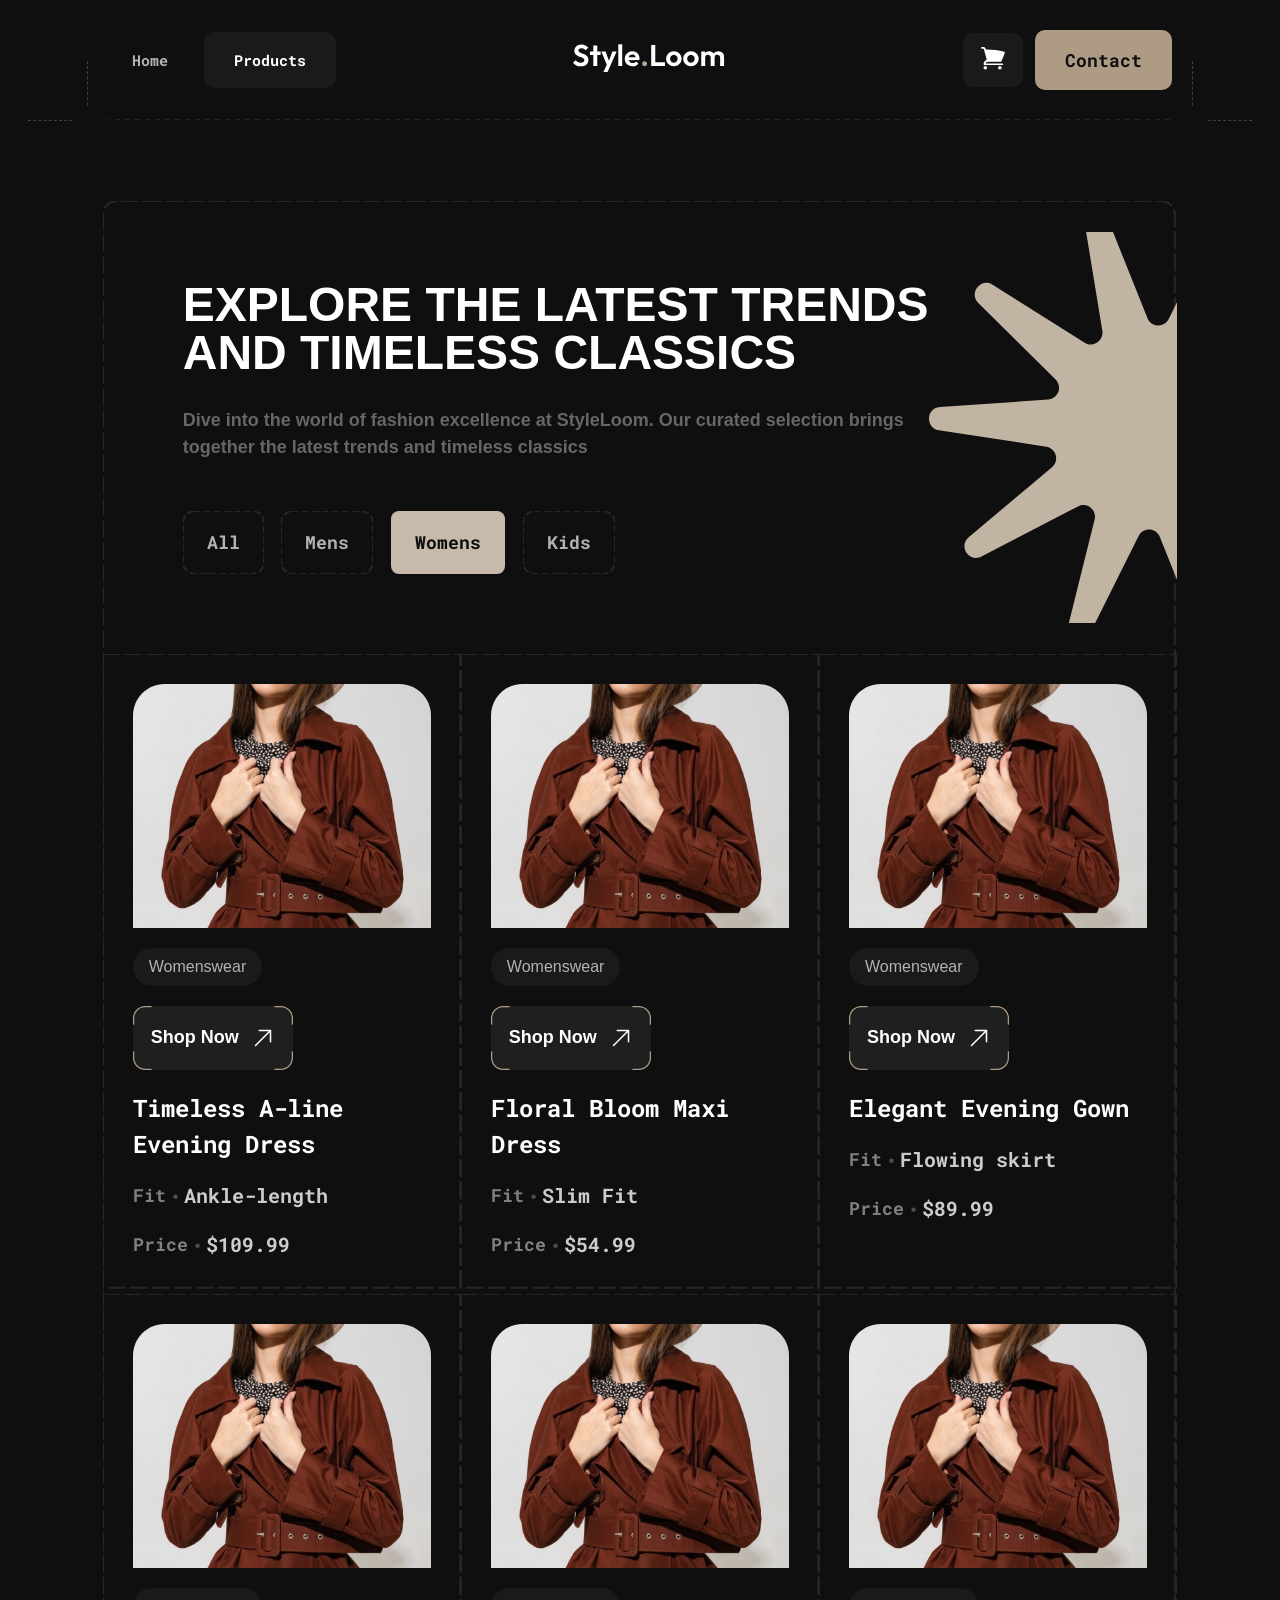
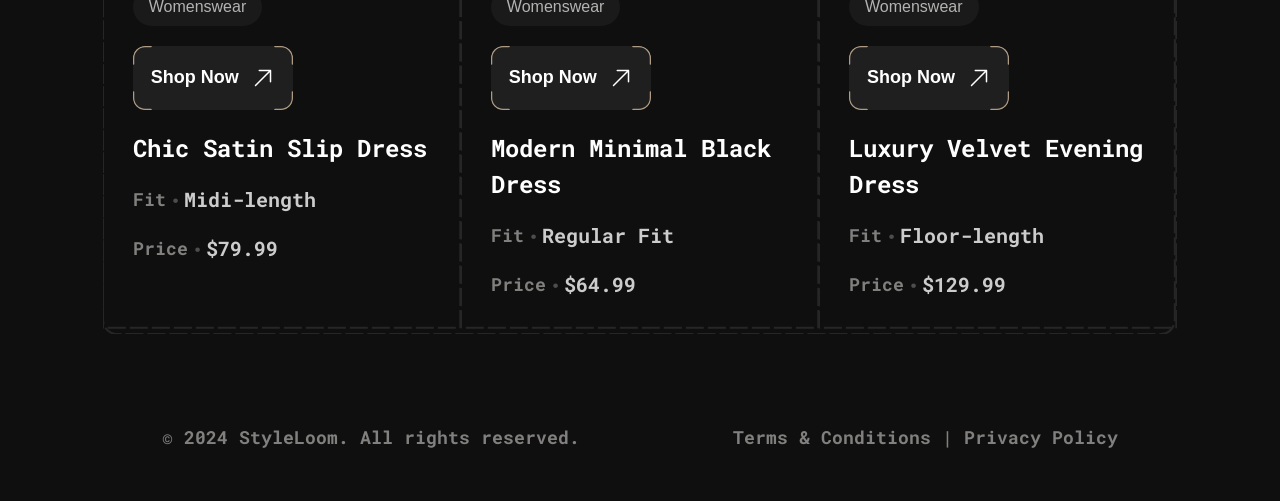
<file: test/index.html>
<!DOCTYPE html>
<html lang="en">
<head>
    <link rel="preconnect" href="https://fonts.googleapis.com">
    <link rel="preconnect" href="https://fonts.gstatic.com" crossorigin>
    <link href="https://fonts.googleapis.com/css2?family=Be+Vietnam+Pro:ital,wght@0,100;0,200;0,300;0,400;0,500;0,600;0,700;0,800;0,900;1,100;1,200;1,300;1,400;1,500;1,600;1,700;1,800;1,900&family=Roboto+Mono:ital,wght@0,100..700;1,100..700&display=swap"
          rel="stylesheet">
    <meta charset="UTF-8">
    <meta content="width=device-width, initial-scale=1" name="viewport">
    <title>Products Page</title>
    <link rel="stylesheet" href="style.css">
    <link rel="stylesheet" href="header.css">
    <link rel="stylesheet" href="footer.css">
    <link rel="stylesheet" href="image/banner.css">
    <link rel="stylesheet" href="dress.css">
    <link rel="stylesheet" href="now-shop.css">

</head>
<body>
<header>

    <div class="Container-Header-Desktop">
        <div class="header-Top">
            <div class="corner-line left">
                <span class="dot"></span>
            </div>

            <nav class="Category">
                <a href="#" class="btn-home">Home</a>
                <a href="#" class="btn-products">Products</a>
            </nav>

            <div class="Product-Title">
                <a href="#"><img src="image/Logo.svg" alt="Logo"></a>
            </div>

            <div class="Contact-Details">
                <a href="#" class="btn-cart">
                    <img src="image/xeday.svg" alt="Cart Icon" width="24">
                </a>
                <a href="#" class="btn-contact">Contact</a>
            </div>

            <div class="corner-line right">
                <span class="dot"></span>
            </div>
        </div>
    </div>

    <input type="checkbox" id="Menu-Mobile" hidden>

    <div class="Responsive-Mobile">
        <a href="#"><img src="image/Logo.svg" alt="Logo"></a>
        <label for="Menu-Mobile" class="Button-Mobile">
            <img src="image/menu.svg" alt="Menu">
        </label>
    </div>

    <label for="Menu-Mobile" class="Overlay"></label>

    <div class="Container-List-Menu-Mobile">
        <div class="Mobile-Top">
            <img src="image/Logo.svg" alt="Logo" width="100">
            <label for="Menu-Mobile" class="Times">&times;</label>
        </div>
        <nav class="List-Menu-Mobile">
            <a href="#">Home</a>
            <a href="#">Products</a>
            <a href="#" class="mobile-cart-link">
                <img src="image/xeday.svg" alt="Cart">
            </a>
            <a href="#">Contact</a>
        </nav>
    </div>
</header>

<main>

    <div class="border">
        <div class="Banner">
            <div class="Container-Banner">
                <div class="Banner-Title">
                    <h1>Explore the Latest Trends and Timeless Classics</h1>
                    <p>Dive into the world of fashion excellence at StyleLoom. Our curated selection brings together the
                        latest trends and timeless classics</p>

                </div> <!--End Banner Title-->

                <div class="Banner-Title-Mobile">
                    <h1>Explore the Latest Trends and Timeless Classics</h1>
                    <p>Dive into the world of fashion excellence at StyleLoom.</p>

                </div> <!--End Banner Title Mobile-->

                <div class="Products--List">
                    <a href="#">All</a>
                    <a href="#">Mens</a>
                    <a href="#">Womens</a>
                    <a href="#">Kids</a>
                </div>
            </div>
            <div class="Banner-Image">
                <img src="image/saobien.svg" alt="Banner Image">
            </div>
        </div>



            <div class="Dress-Collection-Container-List">

                <!-- Item 1 -->
                <div class="Dress-Collection-List Border-Right">
                    <div class="Dress-Collection-List-items">
                        <img src="image/ela6.svg" alt="Dress Collection 1">
                        <div class="Container-Title-Dress-Collection">
                            <div class="Dress-Collection-Type">
                                <p>Womenswear</p>
                                <div class="wrapper">

                                    <div class="button-container">
                                        <a href="#" class="shop-btn">
                                            <span>Shop Now</span>
                                            <img src="image/top.svg" alt="Arrow">
                                        </a>
                                    </div>

                                </div>
                            </div>
                            <div class="Dress-Collection-Type-Title">
                                <p>Timeless A-line Evening Dress</p>
                                <div class="Container-Fit-Price">
                                    <div class="Fit">
                                        <span>Fit</span>
                                        <span>·</span>
                                        <span>Ankle-length</span>
                                    </div>
                                    <div class="Price">
                                        <span>Price</span>
                                        <span>·</span>
                                        <span>$109.99</span>
                                    </div>
                                </div>
                            </div>
                        </div>
                    </div>
                </div>

                <!-- Item 2 -->
                <div class="Dress-Collection-List Border-Right">
                    <div class="Dress-Collection-List-items">
                        <img src="image/ela6.svg" alt="Dress Collection 2">
                        <div class="Container-Title-Dress-Collection">
                            <div class="Dress-Collection-Type">
                                <p>Womenswear</p>
                                <div class="wrapper">

                                    <div class="button-container">
                                        <a href="#" class="shop-btn">
                                            <span>Shop Now</span>
                                            <img src="image/top.svg" alt="Arrow">
                                        </a>
                                    </div>

                                </div>
                            </div>
                            <div class="Dress-Collection-Type-Title">
                                <p>Floral Bloom Maxi Dress</p>
                                <div class="Container-Fit-Price">
                                    <div class="Fit">
                                        <span>Fit</span>
                                        <span>·</span>
                                        <span>Slim Fit</span>
                                    </div>
                                    <div class="Price">
                                        <span>Price</span>
                                        <span>·</span>
                                        <span>$54.99</span>
                                    </div>
                                </div>
                            </div>
                        </div>
                    </div>
                </div>

                <!-- Item 3 -->
                <div class="Dress-Collection-List">
                    <div class="Dress-Collection-List-items">
                        <img src="image/ela6.svg" alt="Dress Collection 3">
                        <div class="Container-Title-Dress-Collection">
                            <div class="Dress-Collection-Type">
                                <p>Womenswear</p>
                                <div class="wrapper">

                                    <div class="button-container">
                                        <a href="#" class="shop-btn">
                                            <span>Shop Now</span>
                                            <img src="image/top.svg" alt="Arrow">

                                        </a>
                                    </div>

                                </div>
                            </div> <!--End Dress-Collection-Type-->
                            <div class="Dress-Collection-Type-Title">
                                <p>Elegant Evening Gown</p>
                                <div class="Container-Fit-Price">
                                    <div class="Fit">
                                        <span>Fit</span>
                                        <span>·</span>
                                        <span>Flowing skirt</span>
                                    </div>
                                    <div class="Price">
                                        <span>Price</span>
                                        <span>·</span>
                                        <span>$89.99</span>
                                    </div>
                                </div>
                            </div>
                        </div>
                    </div>
                </div>

                <!-- Item 4 -->
                <div class="Dress-Collection-List Border-Right">
                    <div class="Dress-Collection-List-items">
                        <img src="image/ela6.svg" alt="Dress Collection 4">
                        <div class="Container-Title-Dress-Collection">
                            <div class="Dress-Collection-Type">
                                <p>Womenswear</p>
                                <div class="wrapper">
                                    <div class="button-container">
                                        <a href="#" class="shop-btn">
                                            <span>Shop Now</span>
                                            <img src="image/top.svg" alt="Arrow">
                                        </a>
                                    </div>
                                </div>
                            </div>
                            <div class="Dress-Collection-Type-Title">
                                <p>Chic Satin Slip Dress</p>
                                <div class="Container-Fit-Price">
                                    <div class="Fit">
                                        <span>Fit</span>
                                        <span>·</span>
                                        <span>Midi-length</span>
                                    </div>
                                    <div class="Price">
                                        <span>Price</span>
                                        <span>·</span>
                                        <span>$79.99</span>
                                    </div>
                                </div>
                            </div>
                        </div>
                    </div>
                </div>

                <!-- Item 5 -->
                <div class="Dress-Collection-List Border-Right">
                    <div class="Dress-Collection-List-items">
                        <img src="image/ela6.svg" alt="Dress Collection 5">
                        <div class="Container-Title-Dress-Collection">
                            <div class="Dress-Collection-Type">
                                <p>Womenswear</p>
                                <div class="wrapper">
                                    <div class="button-container">
                                        <a href="#" class="shop-btn">
                                            <span>Shop Now</span>
                                            <img src="image/top.svg" alt="Arrow">
                                        </a>
                                    </div>
                                </div>
                            </div>
                            <div class="Dress-Collection-Type-Title">
                                <p>Modern Minimal Black Dress</p>
                                <div class="Container-Fit-Price">
                                    <div class="Fit">
                                        <span>Fit</span>
                                        <span>·</span>
                                        <span>Regular Fit</span>
                                    </div>
                                    <div class="Price">
                                        <span>Price</span>
                                        <span>·</span>
                                        <span>$64.99</span>
                                    </div>
                                </div>
                            </div>
                        </div>
                    </div>
                </div>

                <!-- Item 6 -->
                <div class="Dress-Collection-List">
                    <div class="Dress-Collection-List-items">
                        <img src="image/ela6.svg" alt="Dress Collection 6">
                        <div class="Container-Title-Dress-Collection">
                            <div class="Dress-Collection-Type">
                                <p>Womenswear</p>
                                <div class="wrapper">
                                    <div class="button-container">
                                        <a href="#" class="shop-btn">
                                            <span>Shop Now</span>
                                            <img src="image/top.svg" alt="Arrow">
                                        </a>
                                    </div>
                                </div>
                            </div>
                            <div class="Dress-Collection-Type-Title">
                                <p>Luxury Velvet Evening Dress</p>
                                <div class="Container-Fit-Price">
                                    <div class="Fit">
                                        <span>Fit</span>
                                        <span>·</span>
                                        <span>Floor-length</span>
                                    </div>
                                    <div class="Price">
                                        <span>Price</span>
                                        <span>·</span>
                                        <span>$129.99</span>
                                    </div>
                                </div>
                            </div>
                        </div>
                    </div>
                </div>

                <a href="#" class="View-All">
                    <span>View All</span>
                    <img src="image/dow.svg" alt="Arrow Drop">
                </a>
            </div>

        </div>

<!--        &lt;!&ndash;=======ACCERSSORIES==============&ndash;&gt;-->


<!--            <div class="Dress-Collection-Container-List">-->

<!--                <div class="Dress-Collection-List Border-Right">-->
<!--                    <div class="Dress-Collection-List-items">-->
<!--                        <img src="image" alt="Dress Collection 1">-->
<!--                        <div class="Container-Title-Dress-Collection">-->
<!--                            <div class="Dress-Collection-Type">-->
<!--                                <p>Accessories</p>-->
<!--                                <div class="wrapper">-->

<!--                                    <div class="button-container">-->
<!--                                        <a href="#" class="shop-btn">-->
<!--                                            <span>Shop Now</span>-->
<!--                                            <img src="image/top.svg" alt="Arrow">-->
<!--                                            &lt;!&ndash;                                            <svg width="20" height="20" viewBox="0 0 24 24" fill="none" stroke="currentColor" stroke-width="2" stroke-linecap="round" stroke-linejoin="round"><line x1="7" y1="17" x2="17" y2="7"></line><polyline points="7 7 17 7 17 17"></polyline></svg>&ndash;&gt;-->
<!--                                        </a>-->
<!--                                    </div>-->

<!--                                </div>-->
<!--                            </div> &lt;!&ndash;End Dress-Collection-Type&ndash;&gt;-->
<!--                            <div class="Dress-Collection-Type-Title">-->
<!--                                <p>Wide-Brim Bucket Hat</p>-->
<!--                                <div class="Container-Fit-Price">-->
<!--                                    <div class="Fit">-->
<!--                                        <span>Fit</span>-->
<!--                                        <span>·</span>-->
<!--                                        <span>Any face shape</span>-->
<!--                                    </div>-->
<!--                                    <div class="Price">-->
<!--                                        <span>Price</span>-->
<!--                                        <span>·</span>-->
<!--                                        <span>$69.99</span>-->
<!--                                    </div>-->
<!--                                </div>-->
<!--                            </div>-->
<!--                        </div>-->
<!--                    </div>-->
<!--                </div> &lt;!&ndash;End Dress Collection List&ndash;&gt;-->

<!--                &lt;!&ndash;    =========================Dress-Collection-List 2===============&ndash;&gt;-->

<!--                <div class="Dress-Collection-List Border-Right">-->
<!--                    <div class="Dress-Collection-List-items">-->
<!--                        <img src="image/ela6.svg" alt="Dress Collection 2">-->
<!--                        <div class="Container-Title-Dress-Collection">-->
<!--                            <div class="Dress-Collection-Type">-->
<!--                                <p>Accessories</p>-->
<!--                                <div class="wrapper">-->

<!--                                    <div class="button-container">-->
<!--                                        <a href="#" class="shop-btn">-->
<!--                                            <span>Shop Now</span>-->
<!--                                            <img src="image/top.svg" alt="Arrow">-->
<!--                                            &lt;!&ndash;                                            <svg width="20" height="20" viewBox="0 0 24 24" fill="none" stroke="currentColor" stroke-width="2" stroke-linecap="round" stroke-linejoin="round"><line x1="7" y1="17" x2="17" y2="7"></line><polyline points="7 7 17 7 17 17"></polyline></svg>&ndash;&gt;-->
<!--                                        </a>-->
<!--                                    </div>-->

<!--                                </div>-->
<!--                            </div> &lt;!&ndash;End Dress-Collection-Type&ndash;&gt;-->
<!--                            <div class="Dress-Collection-Type-Title">-->
<!--                                <p>Sophisticate Sun Hat</p>-->
<!--                                <div class="Container-Fit-Price">-->
<!--                                    <div class="Fit">-->
<!--                                        <span>Fit</span>-->
<!--                                        <span>·</span>-->
<!--                                        <span>One size fits all</span>-->
<!--                                    </div>-->
<!--                                    <div class="Price">-->
<!--                                        <span>Price</span>-->
<!--                                        <span>·</span>-->
<!--                                        <span>$24.99</span>-->
<!--                                    </div>-->
<!--                                </div>-->
<!--                            </div>-->
<!--                        </div>-->
<!--                    </div>-->
<!--                </div> &lt;!&ndash;End Dress Collection List&ndash;&gt;-->
<!--                &lt;!&ndash;            ==========================Dress-Collection-List 3===============&ndash;&gt;-->
<!--                <div class="Dress-Collection-List">-->
<!--                    <div class="Dress-Collection-List-items">-->
<!--                        <img src="image/ela6.svg" alt="Dress Collection 3">-->
<!--                        <div class="Container-Title-Dress-Collection">-->
<!--                            <div class="Dress-Collection-Type">-->
<!--                                <p>Accessories</p>-->
<!--                                <div class="wrapper">-->

<!--                                    <div class="button-container">-->
<!--                                        <a href="#" class="shop-btn">-->
<!--                                            <span>Shop Now</span>-->
<!--                                            <img src="image/top.svg" alt="Arrow">-->
<!--                                            &lt;!&ndash;                                            <svg width="20" height="20" viewBox="0 0 24 24" fill="none" stroke="currentColor" stroke-width="2" stroke-linecap="round" stroke-linejoin="round"><line x1="7" y1="17" x2="17" y2="7"></line><polyline points="7 7 17 7 17 17"></polyline></svg>&ndash;&gt;-->
<!--                                        </a>-->
<!--                                    </div>-->

<!--                                </div>-->
<!--                            </div> &lt;!&ndash;End Dress-Collection-Type&ndash;&gt;-->
<!--                            <div class="Dress-Collection-Type-Title">-->
<!--                                <p>Timeless Fedora</p>-->
<!--                                <div class="Container-Fit-Price">-->
<!--                                    <div class="Fit">-->
<!--                                        <span>Fit</span>-->
<!--                                        <span>·</span>-->
<!--                                        <span>Any face shape</span>-->
<!--                                    </div>-->
<!--                                    <div class="Price">-->
<!--                                        <span>Price</span>-->
<!--                                        <span>·</span>-->
<!--                                        <span>$79.99</span>-->
<!--                                    </div>-->
<!--                                </div>-->
<!--                            </div>-->
<!--                        </div>-->
<!--                    </div>-->

<!--                </div> &lt;!&ndash; End Dress-Collection-Container-List&ndash;&gt;-->

<!--            </div> &lt;!&ndash;End Dress Collection List&ndash;&gt;-->




<!--        <div class="Dress-Collection-Mobile-Container">-->
<!--            <div class="Dress-Collection-Mobile">-->
<!--                <div class="Dress-Collection-Mobile-Title">-->
<!--                    <h2>Dresses Collection</h2>-->
<!--                </div>&lt;!&ndash;End Dress-Collection-Mobile-Title&ndash;&gt;-->

<!--                <div class="Dress-Collection-Mobile-List">-->
<!--                    <div class="Dress-Collection-Mobile-img">-->
<!--                        <img src="image/ela6.svg" alt="Dress Collection 1">-->
<!--                    </div>-->

<!--                    <div class="Dress-Collection-Mobile-Sub">-->
<!--                        <span>Womenswear</span>-->
<!--                        <p>Timeless A-line Evening Dress</p>-->
<!--                        <div class="Container-Fit-Price-Mobile">-->
<!--                            <div class="Fit-mobile">-->
<!--                                <span>Fit</span>-->
<!--                                <span>·</span>-->
<!--                                <span>Ankle-length</span>-->
<!--                            </div>-->
<!--                            <div class="Price-mobile">-->
<!--                                <span>Price</span>-->
<!--                                <span>·</span>-->
<!--                                <span>$109.99</span>-->
<!--                            </div>-->
<!--                        </div>-->
<!--                        <div class="wrapper">-->

<!--                            <div class="button-container">-->
<!--                                <a href="#" class="shop-btn">-->
<!--                                    <span>Shop Now</span>-->
<!--                                    <img src="image/top.svg" alt="Arrow">-->
<!--                                    &lt;!&ndash;                                            <svg width="20" height="20" viewBox="0 0 24 24" fill="none" stroke="currentColor" stroke-width="2" stroke-linecap="round" stroke-linejoin="round"><line x1="7" y1="17" x2="17" y2="7"></line><polyline points="7 7 17 7 17 17"></polyline></svg>&ndash;&gt;-->
<!--                                </a>-->
<!--                            </div>-->

<!--                        </div>-->

<!--                    </div> &lt;!&ndash; End Dress-Collection-Mobile-Sub&ndash;&gt;-->


<!--                </div> &lt;!&ndash;End Dress-Collection-Mobile-List&ndash;&gt;-->
<!--                <a href="#" class="Container-Fit-Price-Mobile-Bottom">-->
<!--                    <span>View All</span>-->
<!--                    <img src="image/top.svg" alt="Arrow Drop">-->
<!--                </a>-->


<!--            </div> &lt;!&ndash;End Dress-Collection-Mobile&ndash;&gt;-->


<!--            <div class="Dress-Collection-Mobile">-->
<!--                <div class="Dress-Collection-Mobile-Title">-->
<!--                    <h2>Accessories</h2>-->
<!--                </div>&lt;!&ndash;End Dress-Collection-Mobile-Title&ndash;&gt;-->

<!--                <div class="Dress-Collection-Mobile-List">-->
<!--                    <div class="Dress-Collection-Mobile-img">-->
<!--                        <img src="image/ela6.svg" alt="Dress Collection 1">-->
<!--                    </div>-->

<!--                    <div class="Dress-Collection-Mobile-Sub">-->
<!--                        <span>Accessories</span>-->
<!--                        <p>Timeless Fedora</p>-->
<!--                        <div class="Container-Fit-Price-Mobile">-->
<!--                            <div class="Fit-mobile">-->
<!--                                <span>Fit</span>-->
<!--                                <span>·</span>-->
<!--                                <span>Any face shape</span>-->
<!--                            </div>-->
<!--                            <div class="Price-mobile">-->
<!--                                <span>Price</span>-->
<!--                                <span>·</span>-->
<!--                                <span>$79.99</span>-->
<!--                            </div>-->
<!--                        </div>-->
<!--                        <div class="wrapper">-->

<!--                            <div class="button-container">-->
<!--                                <a href="#" class="shop-btn">-->
<!--                                    <span>Shop Now</span>-->
<!--                                    <img src="image/top.svg" alt="Arrow">-->
<!--                                    &lt;!&ndash;                                            <svg width="20" height="20" viewBox="0 0 24 24" fill="none" stroke="currentColor" stroke-width="2" stroke-linecap="round" stroke-linejoin="round"><line x1="7" y1="17" x2="17" y2="7"></line><polyline points="7 7 17 7 17 17"></polyline></svg>&ndash;&gt;-->
<!--                                </a>-->
<!--                            </div>-->

<!--                        </div>-->

<!--                    </div> &lt;!&ndash; End Dress-Collection-Mobile-Sub&ndash;&gt;-->


<!--                </div> &lt;!&ndash;End Dress-Collection-Mobile-List&ndash;&gt;-->
<!--                <a href="#" class="Container-Fit-Price-Mobile-Bottom">-->
<!--                    <span>View All</span>-->
<!--                    <img src="image/top.svg" alt="Arrow Drop">-->
<!--                </a>-->


<!--            </div> &lt;!&ndash;End Dress-Collection-Mobile&ndash;&gt;-->


<!--            <div class="Dress-Collection-Mobile">-->
<!--                <div class="Dress-Collection-Mobile-Title">-->
<!--                    <h2>Bags and HandBags</h2>-->
<!--                </div>&lt;!&ndash;End Dress-Collection-Mobile-Title&ndash;&gt;-->

<!--                <div class="Dress-Collection-Mobile-List">-->
<!--                    <div class="Dress-Collection-Mobile-img">-->
<!--                        <img src="image/ela6.svg" alt="Dress Collection 1">-->
<!--                    </div>-->

<!--                    <div class="Dress-Collection-Mobile-Sub">-->
<!--                        <span>Hand Bag</span>-->
<!--                        <p>Bold Backpack</p>-->
<!--                        <div class="Container-Fit-Price-Mobile">-->
<!--                            <div class="Fit-mobile">-->
<!--                                <span>Fit</span>-->
<!--                                <span>·</span>-->
<!--                                <span>Roomy interior</span>-->
<!--                            </div>-->
<!--                            <div class="Price-mobile">-->
<!--                                <span>Price</span>-->
<!--                                <span>·</span>-->
<!--                                <span>$129.99</span>-->
<!--                            </div>-->
<!--                        </div>-->
<!--                        <div class="wrapper">-->

<!--                            <div class="button-container">-->
<!--                                <a href="#" class="shop-btn">-->
<!--                                    <span>Shop Now</span>-->
<!--                                    <img src="image/top.svg" alt="Arrow">-->
<!--                                    &lt;!&ndash;                                            <svg width="20" height="20" viewBox="0 0 24 24" fill="none" stroke="currentColor" stroke-width="2" stroke-linecap="round" stroke-linejoin="round"><line x1="7" y1="17" x2="17" y2="7"></line><polyline points="7 7 17 7 17 17"></polyline></svg>&ndash;&gt;-->
<!--                                </a>-->
<!--                            </div>-->

<!--                        </div>-->

<!--                    </div> &lt;!&ndash; End Dress-Collection-Mobile-Sub&ndash;&gt;-->


<!--                </div> &lt;!&ndash;End Dress-Collection-Mobile-List&ndash;&gt;-->
<!--                <a href="#" class="Container-Fit-Price-Mobile-Bottom">-->
<!--                    <span>View All</span>-->
<!--                    <img src="image/top.svg" alt="Arrow Drop">-->
<!--                </a>-->

<!--        </div> &lt;!&ndash;End Dress-Collection-Mobile-Container&ndash;&gt;-->

<!--    </div>&lt;!&ndash;-End Border&ndash;&gt;-->

</main>

<footer>
    <p>© 2024 StyleLoom. All rights reserved.</p>

    <div class="Footer">
        <p>Terms & Conditions</p>
        <p>Privacy Policy</p>

    </div>
</footer>
</body>
</html>
</file>
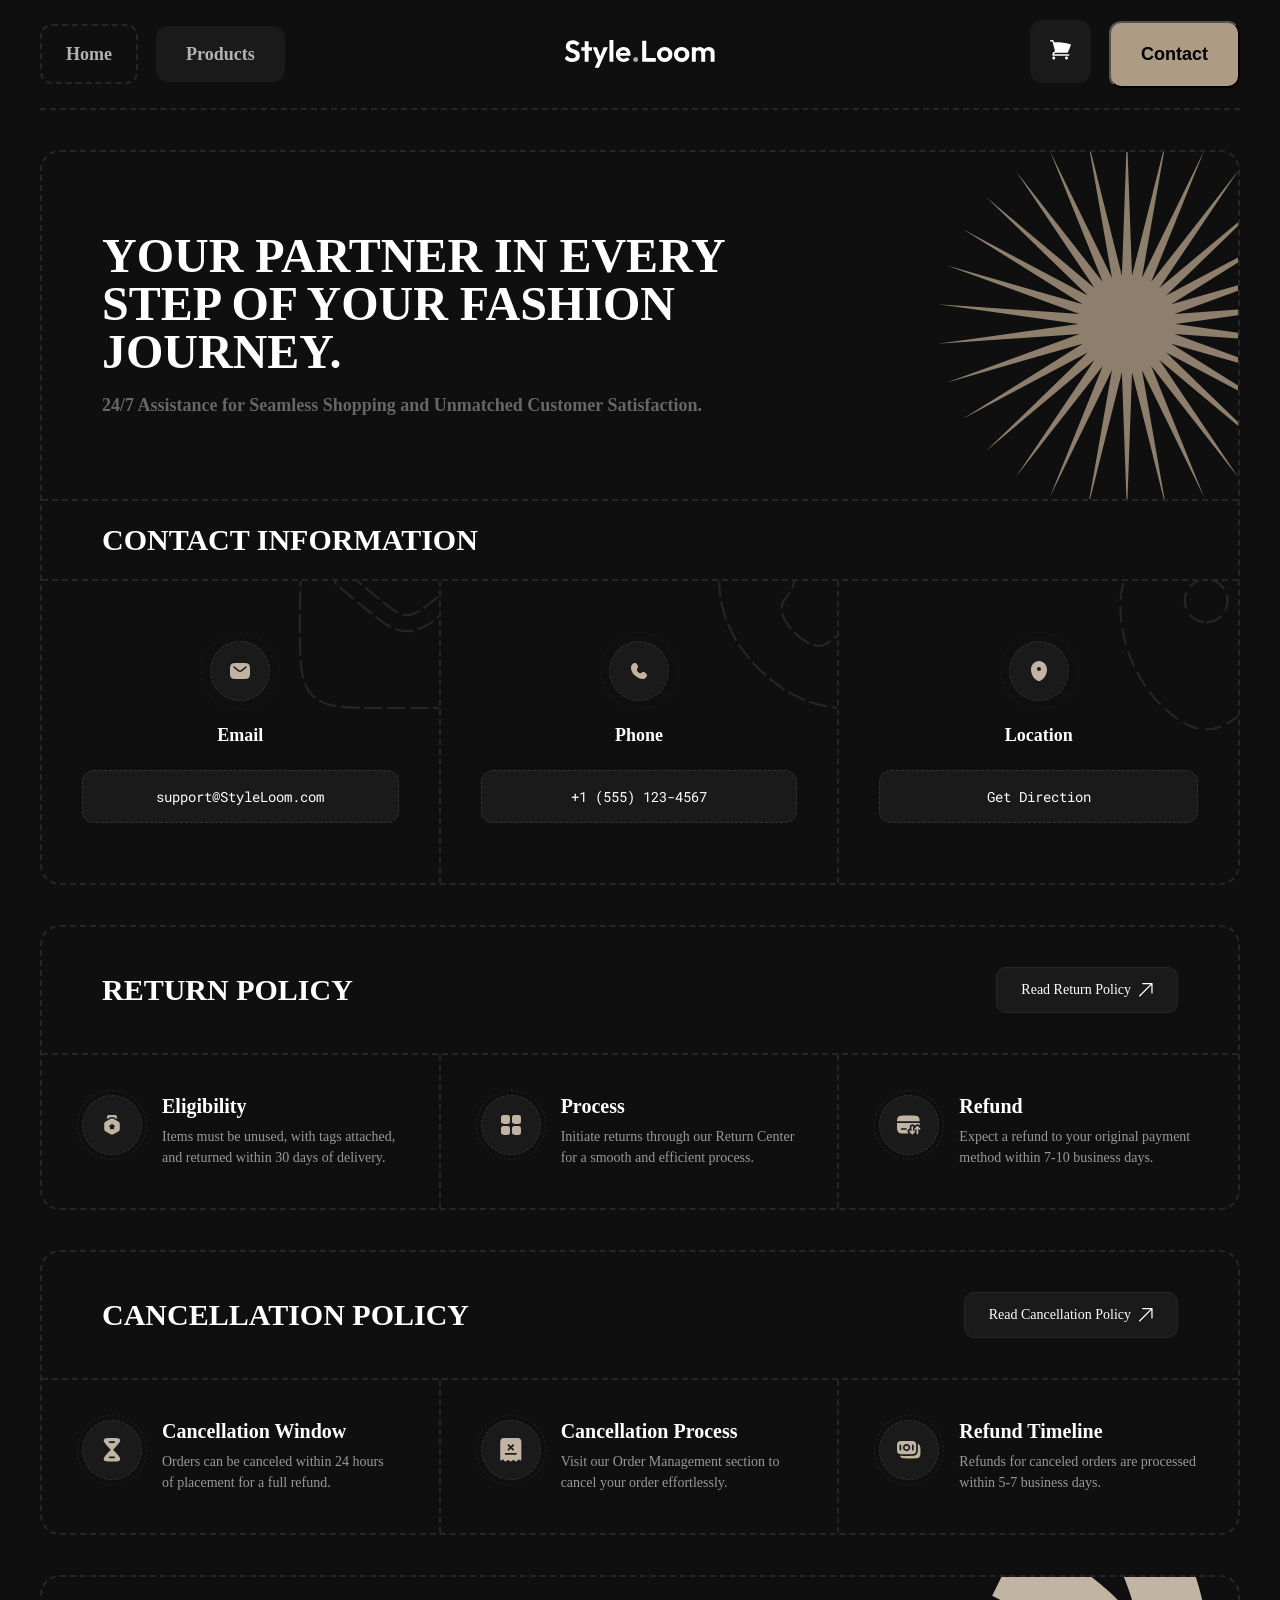
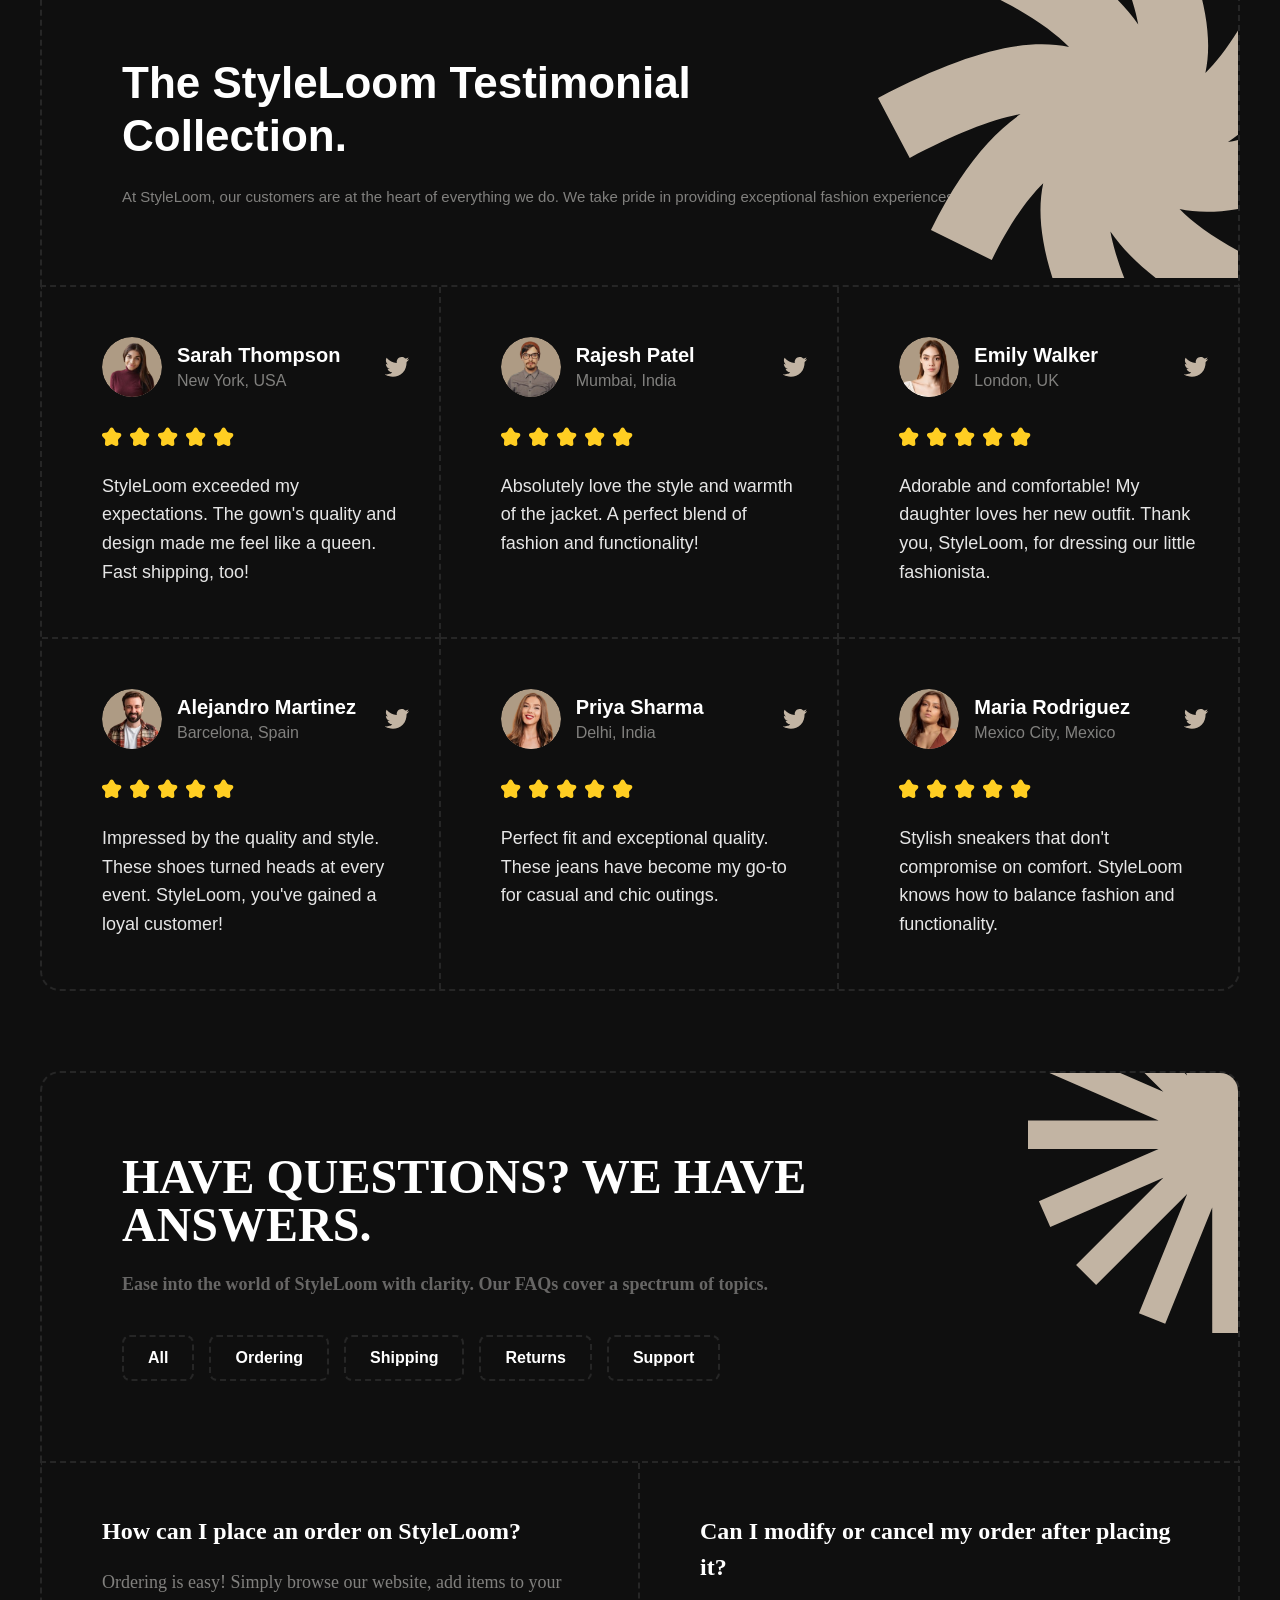
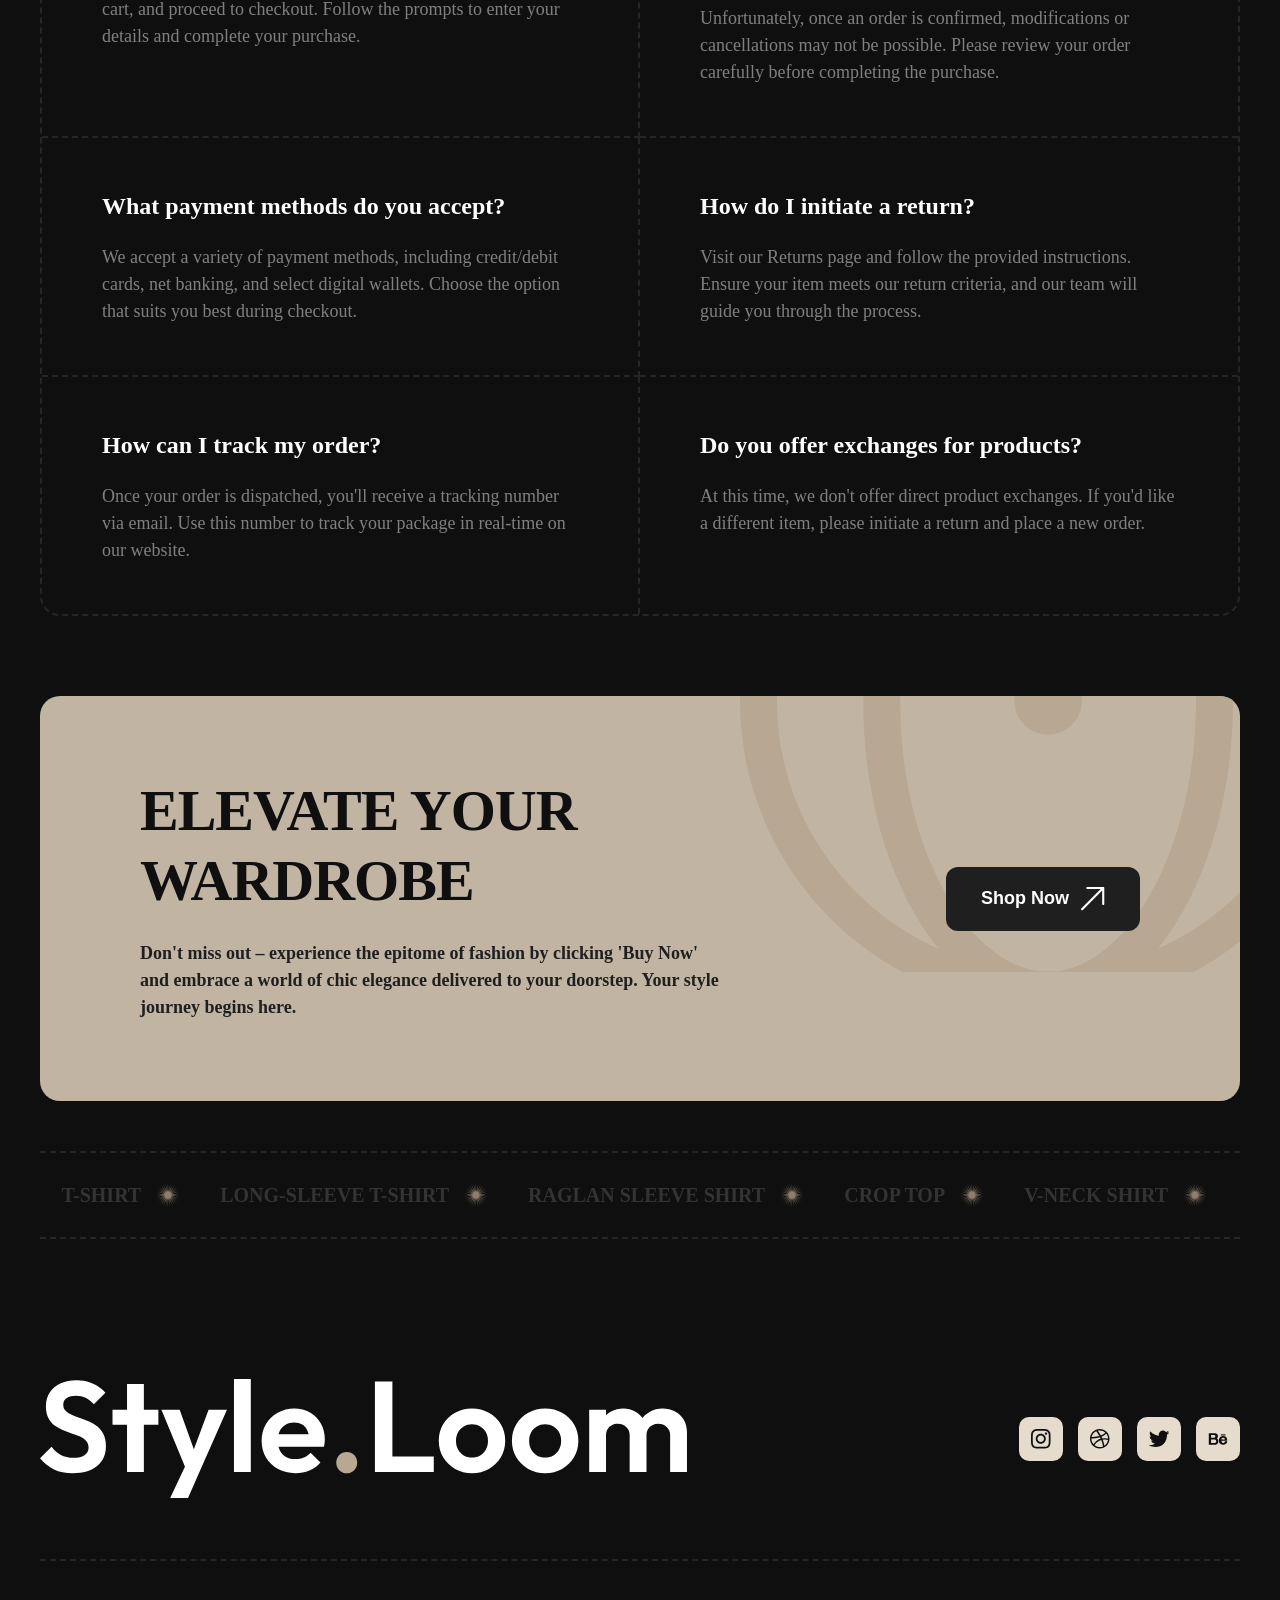
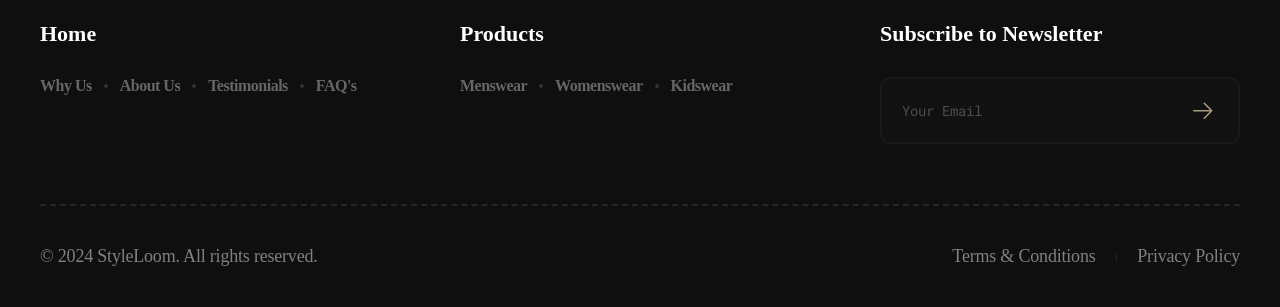
<file: Dự án/Contact Page/index.html>
<!doctype html>
<html lang="en">

<head>
    <meta charset="UTF-8">
    <meta name="viewport"
        content="width=device-width, user-scalable=no, initial-scale=1.0, maximum-scale=1.0, minimum-scale=1.0">
    <meta http-equiv="X-UA-Compatible" content="ie=edge">
    <title>Contact Page</title>
    <link rel="preconnect" href="https://fonts.googleapis.com">
    <link rel="preconnect" href="https://fonts.gstatic.com" crossorigin>
    <link rel="preconnect" href="https://fonts.googleapis.com">
    <link rel="preconnect" href="https://fonts.gstatic.com" crossorigin>
    <link href="https://fonts.googleapis.com/css2?family=Roboto:ital,wght@0,100..900;1,100..900&display=swap"
        rel="stylesheet">
    <link rel="preconnect" href="https://fonts.googleapis.com">
    <link rel="preconnect" href="https://fonts.gstatic.com" crossorigin>
    <link
        href="https://fonts.googleapis.com/css2?family=Roboto+Mono:ital,wght@0,100..700;1,100..700&family=Roboto:ital,wght@0,100..900;1,100..900&display=swap"
        rel="stylesheet">
    <link rel="stylesheet" href="style.css">
    <link rel="stylesheet" href="header.css">
    <link rel="stylesheet" href="contact-section.css">
    <link rel="stylesheet" href="return-policy.css">
    <link rel="stylesheet" href="cancellation-policy.css">
    <link rel="stylesheet" href="testimonial.css">
    <link rel="stylesheet" href="faqs.css">
    <link rel="stylesheet" href="wardrobe.css">
    <link rel="stylesheet" href="marquee.css">
    <link rel="stylesheet" href="footer.css">
    <link rel="stylesheet" href="tablet.css">
    <link rel="stylesheet" href="mobile.css">
</head>

<body>
    <!--HEADER-->
    <header>
        <input type="checkbox" id="menu-toggle" class="menu-checkbox">
        <label for="menu-toggle" class="menu-backdrop"></label>

        <div class="header-container">
            <div class="header-button-1">
                <a href="#">Home</a>
                <a href="#">Products</a>
            </div>
            <img src="../images/logo.svg" alt="logo" class="header-logo">
            <div class="header-button-2">
                <button><img src="../icons/shopping-cart.svg" alt="shopping-cart"></button>
                <button>Contact</button>
            </div>
            <label for="menu-toggle" class="mobile-menu-btn">
                <img src="../icons/menu.svg" alt="menu">
            </label>
        </div>

        <!-- Mobile Menu Drawer -->
        <div class="mobile-menu-drawer">
            <div class="drawer-header">
                <img src="../images/logo.svg" alt="logo" class="drawer-logo">
                <label for="menu-toggle" class="drawer-close">
                    <img src="../icons/close.svg" alt="close">
                </label>
            </div>
            <nav class="drawer-nav">
                <a href="#" class="drawer-link active">Home</a>
                <a href="#" class="drawer-link">Products</a>
                <a href="#" class="drawer-link">Cart</a>
                <a href="#" class="drawer-link">Contact</a>
            </nav>
        </div>
    </header>

    <main>
        <div class="contact-container">
            <!-- Hero Section -->
            <section class="contact-hero">
                <div class="hero-content">
                    <h1 class="hero-title">YOUR PARTNER IN EVERY STEP OF YOUR FASHION JOURNEY.</h1>
                    <p class="hero-subtitle">24/7 Assistance for Seamless Shopping and Unmatched Customer Satisfaction.
                    </p>
                </div>
                <div class="hero-decoration">
                    <img src="../icons/light.svg" alt="Decoration" class="decoration-icon">
                </div>
            </section>

            <!-- Title Bar -->
            <div class="contact-section-bar">
                <h2 class="contact-section-title">CONTACT INFORMATION</h2>
            </div>

            <!-- Cards Grid -->
            <div class="contact-grid">
                <!-- Email Card -->
                <div class="contact-card">
                    <div class="icon-wrapper">
                        <img src="../icons/email.svg" alt="Email">
                    </div>
                    <h3 class="card-label">Email</h3>
                    <a href="mailto:support@StyleLoom.com" class="card-action-box">support@StyleLoom.com</a>
                    <img src="../icons/border-email.svg" alt="" class="card-bg-icon">
                </div>

                <!-- Phone Card -->
                <div class="contact-card">
                    <div class="icon-wrapper">
                        <img src="../icons/phone.svg" alt="Phone">
                    </div>
                    <h3 class="card-label">Phone</h3>
                    <a href="tel:+15551234567" class="card-action-box">+1 (555) 123-4567</a>
                    <img src="../icons/border-phone.svg" alt="" class="card-bg-icon">
                </div>

                <!-- Location Card -->
                <div class="contact-card">
                    <div class="icon-wrapper">
                        <img src="../icons/location.svg" alt="Location">
                    </div>
                    <h3 class="card-label">Location</h3>
                    <a href="#" class="card-action-box">Get Direction</a>
                    <img src="../icons/border-local.svg" alt="" class="card-bg-icon">
                </div>
            </div>
        </div>

        <!-- Return Policy Section -->
        <div class="return-container">
            <div class="return-header">
                <h2 class="return-title">RETURN POLICY</h2>
                <a href="#" class="return-btn">
                    Read Return Policy
                    <img src="../images/arrow-up-right.svg" alt="arrow">
                </a>
            </div>
            <div class="return-grid">
                <!-- Eligibility -->
                <div class="return-card">
                    <div class="return-card-content">
                        <div class="return-icon-wrapper">
                            <img src="../icons/eligibility.svg" alt="Eligibility">
                        </div>
                        <div class="return-text">
                            <h3 class="return-card-title">Eligibility</h3>
                            <p class="return-card-desc">Items must be unused, with tags attached, and returned within 30
                                days of delivery.</p>
                        </div>
                    </div>
                </div>

                <!-- Process -->
                <div class="return-card">
                    <div class="return-card-content">
                        <div class="return-icon-wrapper">
                            <img src="../icons/process.svg" alt="Process">
                        </div>
                        <div class="return-text">
                            <h3 class="return-card-title">Process</h3>
                            <p class="return-card-desc">Initiate returns through our Return Center for a smooth and
                                efficient process.</p>
                        </div>
                    </div>
                </div>

                <!-- Refund -->
                <div class="return-card">
                    <div class="return-card-content">
                        <div class="return-icon-wrapper">
                            <img src="../icons/refund.svg" alt="Refund">
                        </div>
                        <div class="return-text">
                            <h3 class="return-card-title">Refund</h3>
                            <p class="return-card-desc">Expect a refund to your original payment method within 7-10
                                business days.</p>
                        </div>
                    </div>
                </div>
            </div>
        </div>


        <!-- Cancellation Policy Section -->
        <div class="cancellation-container">
            <div class="cancellation-header">
                <h2 class="cancellation-title">CANCELLATION POLICY</h2>
                <a href="#" class="cancellation-btn">
                    Read Cancellation Policy
                    <img src="../images/arrow-up-right.svg" alt="arrow">
                </a>
            </div>
            <div class="cancellation-grid">
                <!-- Cancellation Window -->
                <div class="cancellation-card">
                    <div class="cancellation-card-content">
                        <div class="cancellation-icon-wrapper">
                            <img src="../icons/cancellation-window.svg" alt="Cancellation Window">
                        </div>
                        <div class="cancellation-text">
                            <h3 class="cancellation-card-title">Cancellation Window</h3>
                            <p class="cancellation-card-desc">Orders can be canceled within 24 hours of placement for a
                                full refund.</p>
                        </div>
                    </div>
                </div>

                <!-- Cancellation Process -->
                <div class="cancellation-card">
                    <div class="cancellation-card-content">
                        <div class="cancellation-icon-wrapper">
                            <img src="../icons/cancellation-process.svg" alt="Cancellation Process">
                        </div>
                        <div class="cancellation-text">
                            <h3 class="cancellation-card-title">Cancellation Process</h3>
                            <p class="cancellation-card-desc">Visit our Order Management section to cancel your order
                                effortlessly.</p>
                        </div>
                    </div>
                </div>

                <!-- Refund Timeline -->
                <div class="cancellation-card">
                    <div class="cancellation-card-content">
                        <div class="cancellation-icon-wrapper">
                            <img src="../icons/refund-timeline.svg" alt="Refund Timeline">
                        </div>
                        <div class="cancellation-text">
                            <h3 class="cancellation-card-title">Refund Timeline</h3>
                            <p class="cancellation-card-desc">Refunds for canceled orders are processed within 5-7
                                business days.</p>
                        </div>
                    </div>
                </div>
            </div>
        </div>
    </main>

    <!-- Testimonial Section -->
    <section class="testimonials-section">
        <div class="testimonials-header">
            <div class="testimonials-title-area">
                <h1 class="testimonials-title">The StyleLoom Testimonial Collection.</h1>
                <p class="testimonials-subtitle">At StyleLoom, our customers are at the heart of everything we
                    do. We take pride in providing exceptional fashion experiences.</p>
            </div>
            <div class="header-decorative">
                <img src="../images/style-loom.svg" alt="decorative icon" class="spiral-icon">
            </div>
        </div>
        <div class="testimonials-grid">
            <!-- Card 1 -->
            <div class="testimonial-card">
                <div class="card-header">
                    <div class="user-info">
                        <img src="../images/sarah.svg" alt="Sarah Thompson" class="avatar">
                        <div class="user-details">
                            <h4 class="user-name">Sarah Thompson</h4>
                            <p class="user-location">New York, USA</p>
                        </div>
                    </div>
                    <img src="../icons/twitter.svg" alt="twitter" class="social-icon">
                </div>
                <div class="rating-stars">
                    <img src="../icons/star.svg" alt="star" class="star-icon">
                    <img src="../icons/star.svg" alt="star" class="star-icon">
                    <img src="../icons/star.svg" alt="star" class="star-icon">
                    <img src="../icons/star.svg" alt="star" class="star-icon">
                    <img src="../icons/star.svg" alt="star" class="star-icon">
                </div>
                <p class="testimonial-text">StyleLoom exceeded my expectations. The gown's quality and design
                    made me feel like a queen. Fast shipping, too!</p>
            </div>
            <!-- Card 2 -->
            <div class="testimonial-card">
                <div class="card-header">
                    <div class="user-info">
                        <img src="../images/rajesh.svg" alt="Rajesh Patel" class="avatar">
                        <div class="user-details">
                            <h4 class="user-name">Rajesh Patel</h4>
                            <p class="user-location">Mumbai, India</p>
                        </div>
                    </div>
                    <img src="../icons/twitter.svg" alt="twitter" class="social-icon">
                </div>
                <div class="rating-stars">
                    <img src="../icons/star.svg" alt="star" class="star-icon">
                    <img src="../icons/star.svg" alt="star" class="star-icon">
                    <img src="../icons/star.svg" alt="star" class="star-icon">
                    <img src="../icons/star.svg" alt="star" class="star-icon">
                    <img src="../icons/star.svg" alt="star" class="star-icon">
                </div>
                <p class="testimonial-text">Absolutely love the style and warmth of the jacket. A perfect blend
                    of fashion and functionality!</p>
            </div>
            <!-- Card 3 -->
            <div class="testimonial-card">
                <div class="card-header">
                    <div class="user-info">
                        <img src="../images/emily.svg" alt="Emily Walker" class="avatar">
                        <div class="user-details">
                            <h4 class="user-name">Emily Walker</h4>
                            <p class="user-location">London, UK</p>
                        </div>
                    </div>
                    <img src="../icons/twitter.svg" alt="twitter" class="social-icon">
                </div>
                <div class="rating-stars">
                    <img src="../icons/star.svg" alt="star" class="star-icon">
                    <img src="../icons/star.svg" alt="star" class="star-icon">
                    <img src="../icons/star.svg" alt="star" class="star-icon">
                    <img src="../icons/star.svg" alt="star" class="star-icon">
                    <img src="../icons/star.svg" alt="star" class="star-icon">
                </div>
                <p class="testimonial-text">Adorable and comfortable! My daughter loves her new outfit. Thank
                    you, StyleLoom, for dressing our little fashionista.</p>
            </div>
            <!-- Card 4 -->
            <div class="testimonial-card">
                <div class="card-header">
                    <div class="user-info">
                        <img src="../images/martinez.svg" alt="Alejandro Martinez" class="avatar">
                        <div class="user-details">
                            <h4 class="user-name">Alejandro Martinez</h4>
                            <p class="user-location">Barcelona, Spain</p>
                        </div>
                    </div>
                    <img src="../icons/twitter.svg" alt="twitter" class="social-icon">
                </div>
                <div class="rating-stars">
                    <img src="../icons/star.svg" alt="star" class="star-icon">
                    <img src="../icons/star.svg" alt="star" class="star-icon">
                    <img src="../icons/star.svg" alt="star" class="star-icon">
                    <img src="../icons/star.svg" alt="star" class="star-icon">
                    <img src="../icons/star.svg" alt="star" class="star-icon">
                </div>
                <p class="testimonial-text">Impressed by the quality and style. These shoes turned heads at
                    every event. StyleLoom, you've gained a loyal customer!</p>
            </div>
            <!-- Card 5 -->
            <div class="testimonial-card">
                <div class="card-header">
                    <div class="user-info">
                        <img src="../images/sharma.svg" alt="Priya Sharma" class="avatar">
                        <div class="user-details">
                            <h4 class="user-name">Priya Sharma</h4>
                            <p class="user-location">Delhi, India</p>
                        </div>
                    </div>
                    <img src="../icons/twitter.svg" alt="twitter" class="social-icon">
                </div>
                <div class="rating-stars">
                    <img src="../icons/star.svg" alt="star" class="star-icon">
                    <img src="../icons/star.svg" alt="star" class="star-icon">
                    <img src="../icons/star.svg" alt="star" class="star-icon">
                    <img src="../icons/star.svg" alt="star" class="star-icon">
                    <img src="../icons/star.svg" alt="star" class="star-icon">
                </div>
                <p class="testimonial-text">Perfect fit and exceptional quality. These jeans have become my
                    go-to for casual and chic outings.</p>
            </div>
            <!-- Card 6 -->
            <div class="testimonial-card">
                <div class="card-header">
                    <div class="user-info">
                        <img src="../images/maria.svg" alt="Maria Rodriguez" class="avatar">
                        <div class="user-details">
                            <h4 class="user-name">Maria Rodriguez</h4>
                            <p class="user-location">Mexico City, Mexico</p>
                        </div>
                    </div>
                    <img src="../icons/twitter.svg" alt="twitter" class="social-icon">
                </div>
                <div class="rating-stars">
                    <img src="../icons/star.svg" alt="star" class="star-icon">
                    <img src="../icons/star.svg" alt="star" class="star-icon">
                    <img src="../icons/star.svg" alt="star" class="star-icon">
                    <img src="../icons/star.svg" alt="star" class="star-icon">
                    <img src="../icons/star.svg" alt="star" class="star-icon">
                </div>
                <p class="testimonial-text">Stylish sneakers that don't compromise on comfort. StyleLoom knows
                    how to balance fashion and functionality.</p>
            </div>
        </div>
        <!-- View All Section -->
        <div class="testimonials-footer">
            <button class="btn-view-all">
                <span>View All</span>
                <img src="../icons/arrow-right.svg" alt="arrow down" class="arrow-icon">
            </button>
        </div>
    </section>

    <!-- FAQ Section -->
    <section class="faq-section">
        <div class="faq-header">
            <div class="faq-title-area">
                <h1 class="faq-title">HAVE QUESTIONS? WE HAVE ANSWERS.</h1>
                <p class="faq-subtitle">Ease into the world of StyleLoom with clarity. Our FAQs cover a spectrum
                    of topics.</p>
            </div>
            <div class="faq-tabs">
                <button class="faq-tab">All</button>
                <button class="faq-tab">Ordering</button>
                <button class="faq-tab">Shipping</button>
                <button class="faq-tab">Returns</button>
                <button class="faq-tab">Support</button>
            </div>
            <div class="faq-header-decorative">
                <img src="../images/question.svg" alt="decorative icon" class="faq-spiral-icon">
            </div>
        </div>
        <div class="faq-grid">
            <div class="faq-item">
                <h3 class="faq-question">How can I place an order on StyleLoom?</h3>
                <p class="faq-answer">Ordering is easy! Simply browse our website, add items to your cart, and
                    proceed to checkout. Follow the prompts to enter your details and complete your purchase.
                </p>
            </div>
            <div class="faq-item">
                <h3 class="faq-question">Can I modify or cancel my order after placing it?</h3>
                <p class="faq-answer">Unfortunately, once an order is confirmed, modifications or cancellations
                    may not be possible. Please review your order carefully before completing the purchase.</p>
            </div>
            <div class="faq-item">
                <h3 class="faq-question">What payment methods do you accept?</h3>
                <p class="faq-answer">We accept a variety of payment methods, including credit/debit cards, net
                    banking, and select digital wallets. Choose the option that suits you best during checkout.
                </p>
            </div>
            <div class="faq-item">
                <h3 class="faq-question">How do I initiate a return?</h3>
                <p class="faq-answer">Visit our Returns page and follow the provided instructions. Ensure your
                    item meets our return criteria, and our team will guide you through the process.</p>
            </div>
            <div class="faq-item">
                <h3 class="faq-question">How can I track my order?</h3>
                <p class="faq-answer">Once your order is dispatched, you'll receive a tracking number via email.
                    Use this number to track your package in real-time on our website.</p>
            </div>
            <div class="faq-item">
                <h3 class="faq-question">Do you offer exchanges for products?</h3>
                <p class="faq-answer">At this time, we don't offer direct product exchanges. If you'd like a
                    different item, please initiate a return and place a new order.</p>
            </div>
        </div>
        <!-- FAQ Footer (View All) -->
        <div class="faq-footer">
            <button class="btn-view-all">
                <span>View All</span>
                <img src="../icons/arrow-right.svg" alt="arrow down" class="arrow-icon">
            </button>
        </div>
    </section>

    <!-- Wardrobe Section -->
    <section class="wardrobe-section">
        <div class="wardrobe-container">
            <div class="wardrobe-content">
                <h2 class="wardrobe-title">ELEVATE YOUR WARDROBE</h2>
                <p class="wardrobe-text">Don't miss out – experience the epitome of fashion by clicking 'Buy
                    Now' and embrace a world of chic elegance delivered to your doorstep. Your style journey
                    begins here.</p>
            </div>
            <div class="wardrobe-action">
                <button class="shop-now-btn">
                    Shop Now <img src="../images/arrow-up-right.svg" alt="arrow" class="arrow-icon">
                </button>
            </div>
            <div class="wardrobe-header-decorative">
                <img src="../images/wardrobe.svg" alt="decorative" class="wardrobe-bg-icon">
            </div>
        </div>
    </section>

    <!-- Marquee Section -->
    <section class="marquee-section">
        <div class="marquee-content">
            <div class="marquee-item">
                <span class="marquee-text">TANK TOP</span>
                <img src="../icons/light.svg" alt="separator" class="marquee-icon">
            </div>
            <div class="marquee-item">
                <span class="marquee-text">T-SHIRT</span>
                <img src="../icons/light.svg" alt="separator" class="marquee-icon">
            </div>
            <div class="marquee-item">
                <span class="marquee-text">LONG-SLEEVE T-SHIRT</span>
                <img src="../icons/light.svg" alt="separator" class="marquee-icon">
            </div>
            <div class="marquee-item">
                <span class="marquee-text">RAGLAN SLEEVE SHIRT</span>
                <img src="../icons/light.svg" alt="separator" class="marquee-icon">
            </div>
            <div class="marquee-item">
                <span class="marquee-text">CROP TOP</span>
                <img src="../icons/light.svg" alt="separator" class="marquee-icon">
            </div>
            <div class="marquee-item">
                <span class="marquee-text">V-NECK SHIRT</span>
                <img src="../icons/light.svg" alt="separator" class="marquee-icon">
            </div>
            <div class="marquee-item">
                <span class="marquee-text">MUSCLE SHIRT</span>
            </div>
        </div>
    </section>

    <!-- Footer Section -->
    <footer class="footer-section">
        <!-- Top Row with full-width border -->
        <div class="footer-top-row">
            <div class="footer-container">
                <div class="footer-top">
                    <img src="../images/logo.svg" alt="Style.Loom" class="footer-logo">
                    <div class="footer-socials">
                        <a href="#" class="social-link">
                            <img src="../icons/ig.svg" alt="Instagram">
                        </a>
                        <a href="#" class="social-link">
                            <img src="../icons/ball.svg" alt="Dribble">
                        </a>
                        <a href="#" class="social-link">
                            <img src="../icons/twitter-black.svg" alt="Twitter">
                        </a>
                        <a href="#" class="social-link">
                            <img src="../icons/be.svg" alt="Behance">
                        </a>
                    </div>
                </div>
            </div>
        </div>

        <!-- Main Row -->
        <div class="footer-main-row">
            <div class="footer-container">
                <div class="footer-main">
                    <div class="footer-links-column">
                        <h3 class="footer-heading">Home</h3>
                        <ul class="footer-links-list">
                            <li><a href="#">Why Us</a></li>
                            <li class="dot"></li>
                            <li><a href="#">About Us</a></li>
                            <li class="dot"></li>
                            <li><a href="#">Testimonials</a></li>
                            <li class="dot"></li>
                            <li><a href="#">FAQ's</a></li>
                        </ul>
                    </div>
                    <div class="footer-links-column">
                        <h3 class="footer-heading">Products</h3>
                        <ul class="footer-links-list">
                            <li><a href="#">Menswear</a></li>
                            <li class="dot"></li>
                            <li><a href="#">Womenswear</a></li>
                            <li class="dot"></li>
                            <li><a href="#">Kidswear</a></li>
                        </ul>
                    </div>
                    <div class="footer-newsletter">
                        <h3 class="footer-heading">Subscribe to Newsletter</h3>
                        <div class="newsletter-form">
                            <input type="email" placeholder="Your Email" class="newsletter-input">
                            <button class="newsletter-btn">
                                <img src="../icons/arrow-right.svg" alt="Submit">
                            </button>
                        </div>
                    </div>
                </div>
            </div>
        </div>

        <!-- Bottom Row -->
        <div class="footer-bottom-row">
            <div class="footer-container">
                <div class="footer-bottom">
                    <p class="copyright">© 2024 StyleLoom. All rights reserved.</p>
                    <div class="legal-links">
                        <a href="#">Terms & Conditions</a>
                        <span class="pipe">|</span>
                        <a href="#">Privacy Policy</a>
                    </div>
                </div>
            </div>
        </div>
    </footer>
</body>

</html>
</file>
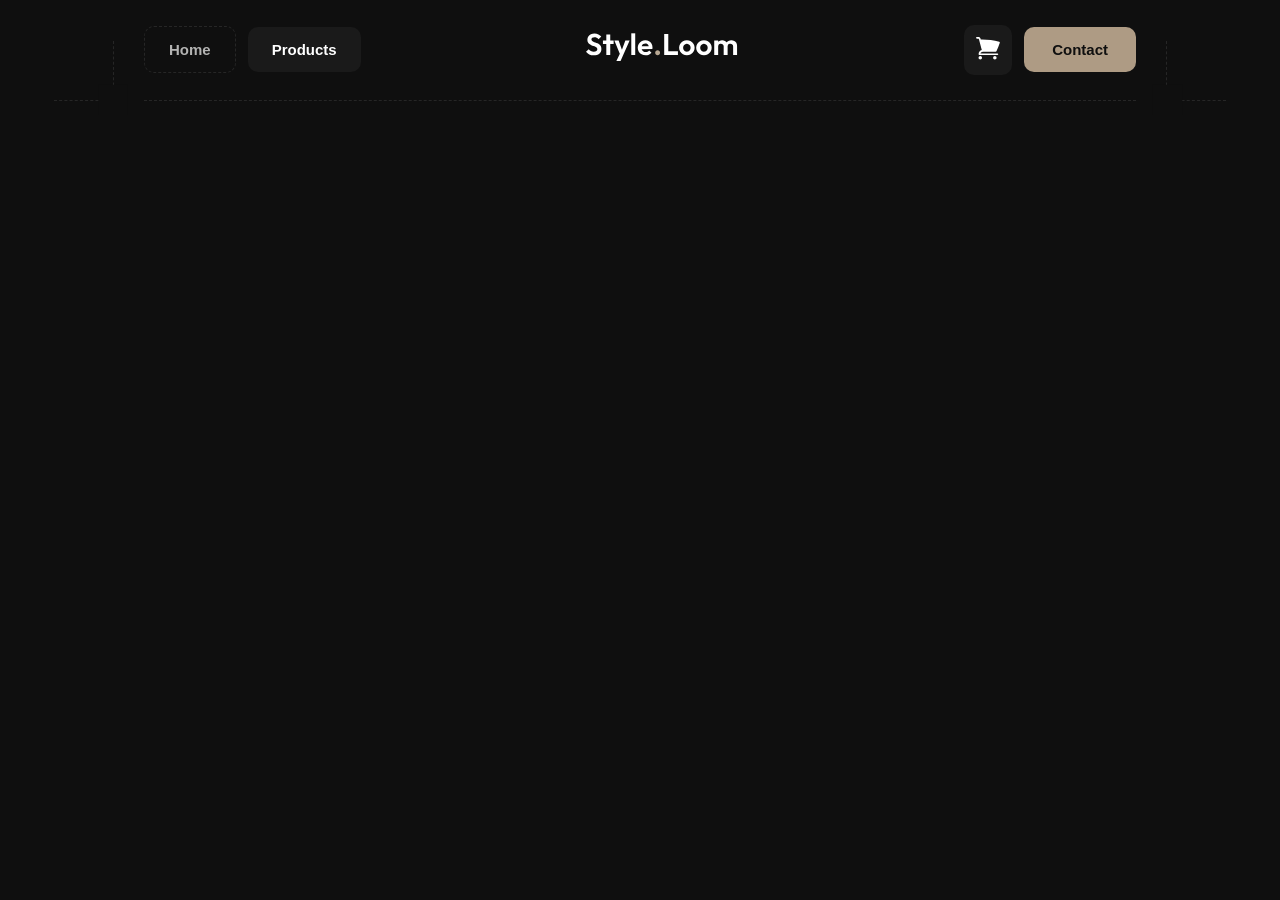
<file: test/Header.html>
<!doctype html>
<html lang="en">
<head>
    <meta charset="UTF-8">
    <meta name="viewport"
          content="width=device-width, user-scalable=no, initial-scale=1.0, maximum-scale=1.0, minimum-scale=1.0">
    <meta http-equiv="X-UA-Compatible" content="ie=edge">
    <title>Document</title>
</head>

<style>
    /* RESET & CHUNG */
    * {
        box-sizing: border-box;
        margin: 0;
        padding: 0;
        font-family: 'Poppins', sans-serif;
    }

    body {
        background-color: #0F0F0F;
    }

    header {
        position: fixed;
        width: 100%;
        top: 0;
        z-index: 999;
        background-color: #0F0F0F;
    }

    /* DESKTOP LAYOUT */
    .Container-Header-Desktop {
        width: 100%;
        padding: 0 20px;
    }

    .header-Top {
        display: flex;
        justify-content: space-between;
        align-items: center;
        width: 80%;
        max-width: 1200px;
        margin: 0 auto;
        border-bottom: 1px dashed #262626;
        position: relative;
        padding: 25px 0;
    }


    .corner-line {
        position: absolute;
        bottom: -1px;
        width: 60px;
        height: 60px;
        border-bottom: 1px dashed #262626;
    }

    .corner-line.left {
        left: calc(-60px - 30px);
        border-right: 1px dashed #262626;
    }

    .corner-line.right {
        right: calc(-60px - 30px);
        border-left: 1px dashed #262626;
    }

    .dot {
        position: absolute;
        width: 50%;
        height: 50%;
        background-color:#0F0F0F;
        z-index: 2;
    }

    .corner-line.left .dot {
        right: 0;
        bottom: 0;
        transform: translate(50%, 50%);
    }

    .corner-line.right .dot {
        left: 0;
        bottom: 0;
        transform: translate(-50%, 50%);
    }
    .Category, .Contact-Details {
        display: flex;
        gap: 12px;
        align-items: center;
    }

    .btn-home, .btn-products, .btn-contact, .btn-cart {
        text-decoration: none;
        font-weight: 600;
        font-size: 15px;
        border-radius: 10px;
        transition: 0.3s ease;
        white-space: nowrap;
    }

    .btn-home {
        color: #B3B3B2;
        padding: 14px 24px;
        border: 1px dashed #262626;
    }

    .btn-products, .btn-cart {
        background-color: #1A1A1A;
        color: #FFFFFF;
        padding: 14px 24px;
    }

    .btn-cart { padding: 12px; }

    .btn-contact {
        background-color: #AE9B84;
        color: #0F0F0F;
        padding: 14px 28px;
    }

    .Responsive-Mobile, .Container-List-Menu-Mobile {
        display: none;
    }


    /* 1. TABLET (Dưới 1200px) */
    @media screen and (max-width: 992px) {
        .header-Top {
            max-width: 90%; /* Nới rộng khung để không bị vỡ */
        }
        /*.corner-line {*/
        /*    display: none; !* Ẩn đường kẻ ở tablet để tránh rối mắt *!*/
        /*}*/
    }

    /* 2. MOBILE (Dưới 768px) */
    @media screen and (max-width: 768px) {
        .Container-Header-Desktop {
            display: none; /* Ẩn menu máy tính */
        }

        .Responsive-Mobile {
            display: flex;
            justify-content: space-between;
            align-items: center;
            padding: 15px 20px;
            border-bottom: 1px dashed #262626;
        }

        .Button-Mobile {
            background: #C2B4A3;
            padding: 10px;
            border-radius: 8px;
            cursor: pointer;
            display: flex;
        }

        /* Menu Side Drawer */
        .Container-List-Menu-Mobile {
            display: block;
            position: fixed;
            top: 0;
            right: -100%; /* Giấu bên phải */
            width: 280px;
            height: 100vh;
            background-color: #1A1A1A;
            z-index: 1000;
            transition: 0.4s ease;
            padding: 20px;
        }

        #Menu-Mobile:checked ~ .Container-List-Menu-Mobile {
            right: 0;
        }

        #Menu-Mobile:checked ~ .Overlay {
            display: block;
            position: fixed;
            inset: 0;
            background: rgba(0,0,0,0.7);
            z-index: 999;
        }

        .Mobile-Top {
            display: flex;
            justify-content: space-between;
            align-items: center;
            margin-bottom: 30px;
        }

        .Times {
            font-size: 35px;
            color: white;
            cursor: pointer;
        }

        .List-Menu-Mobile a {
            display: flex;
            align-items: center;
            color: white;
            text-decoration: none;
            padding: 15px 0;
            font-weight: 600;
            border-bottom: 1px solid #262626;
            gap: 10px;
        }
    }

</style>

<body>
<header>

    <div class="Container-Header-Desktop">
        <div class="header-Top">
            <div class="corner-line left">
                <span class="dot"></span>
            </div>

            <nav class="Category">
                <a href="#" class="btn-home">Home</a>
                <a href="#" class="btn-products">Products</a>
            </nav>

            <div class="Product-Title">
                <a href="#"><img src="/products/icons/Header/Logo.svg" alt="Logo"></a>
            </div>

            <div class="Contact-Details">
                <a href="#" class="btn-cart">
                    <img src="/products/icons/Header/Cart.svg" alt="Cart Icon" width="24">
                </a>
                <a href="#" class="btn-contact">Contact</a>
            </div>

            <div class="corner-line right">
                <span class="dot"></span>
            </div>
        </div>
    </div>

    <input type="checkbox" id="Menu-Mobile" hidden>

    <div class="Responsive-Mobile">
        <a href="#"><img src="/products/icons/Header/Logo.svg" alt="Logo" width="100"></a>
        <label for="Menu-Mobile" class="Button-Mobile">
            <img src="/products/icons/Header/Button-Mobile.svg" alt="Menu" width="28">
        </label>
    </div>

    <label for="Menu-Mobile" class="Overlay"></label>

    <div class="Container-List-Menu-Mobile">
        <div class="Mobile-Top">
            <img src="/products/icons/Header/Logo.svg" alt="Logo" width="100">
            <label for="Menu-Mobile" class="Times">&times;</label>
        </div>
        <nav class="List-Menu-Mobile">
            <a href="#">Home</a>
            <a href="#">Products</a>
            <a href="#" class="mobile-cart-link">
                <img src="/products/icons/Header/Cart-Mobile.svg" alt="Cart"> <span>Cart</span>
            </a>
            <a href="#">Contact</a>
        </nav>
    </div>
</header>

</body>
</html>
</file>
<file: contact-page/style.css>
* {
    margin: 0;
    padding: 0;
    box-sizing: border-box;
}

body {
    background-color: #0F0F0F;
}
</file>
<file: contact-page/header.css>
.header-container {
    display: flex;
    justify-content: space-between;
    align-items: center;
    border-bottom: 2px dashed #262626;
    width: 85.77%;
    margin: 0 auto;
    position: relative;
}

.corner-line {
    position: absolute;
    bottom: -1px;
    width: 60px;
    height: 60px;
    border-bottom: 1px dashed #404040;
}

.corner-line.left {
    left: calc(-50px - 30px);
    border-right: 1px dashed #404040;
}

.corner-line.right {
    right: calc(-50px - 30px);
    border-left: 1px dashed #404040;
}

.dot {
    position: absolute;
    width: 50%;
    height: 50%;
    background-color: #0F0F0F;
    z-index: 2;
}

.corner-line.left .dot {
    right: 0;
    bottom: 0;
    transform: translate(50%, 50%);
}

.corner-line.right .dot {
    left: 0;
    bottom: 0;
    transform: translate(-50%, 50%);
}

.menu-checkbox,
.menu-backdrop,
.mobile-menu-drawer {
    display: none;
}

.header-logo {
    width: 151px;
    height: 28px;
    position: absolute;
    left: 50%;
    transform: translateX(-50%);
}

.header-button-1,
.header-button-2 {
    margin: 20px 0;
}

.header-button-1 a {
    width: 92px;
    height: 63px;
    padding: 18px 24px;
    text-decoration: none;
}

.header-button-1 a:first-child {
    color: #B3B3B2;
    font-weight: 700;
    font-size: 18px;
    line-height: 150%;
    padding: 18px 24px;
    background-image: url("data:image/svg+xml,%3csvg width='100%25' height='100%25' xmlns='http://www.w3.org/2000/svg'%3e%3crect x='0' y='0' width='calc(100%25 - 1px)' height='calc(100%25 - 1px)' fill='none' rx='12' ry='12' stroke='%23262626' stroke-width='2' stroke-dasharray='5%2c5' stroke-linecap='square'/%3e%3c/svg%3e");
    background-size: 100% 100%;
    background-repeat: no-repeat;
    background-position: center;
    border-radius: 12px;
    border: none;
    margin-right: 14px;
}

.header-button-1 a:nth-child(2) {
    color: #B3B3B2;
    font-weight: 700;
    font-size: 18px;
    line-height: 150%;
    border: 2px dashed #262626;
    padding: 18px 24px;
    border-radius: 12px;
}

.header-button-2 button:first-child {
    background-color: #1A1A1A;
    padding: 18px;
    border-radius: 12px;
    border: 2px solid #1A1A1A;
    margin-right: 14px;
}

.header-button-2 button:nth-child(2) {
    font-weight: 700;
    font-size: 18px;
    line-height: 150%;
    background-color: #AE9B84;
    padding: 18px 30px;
    border-radius: 12px;
}

.header-button-2 button:first-child:hover,
.header-button-2 button:nth-child(2):hover {
    opacity: 0.8;
    cursor: pointer;
}

.mobile-menu-btn {
    display: none;
}
</file>
<file: contact-page/contact-section.css>
.contact-container {
    width: 85.77%;
    margin: 40px auto;
    border: 2px dashed #262626;
    border-radius: 20px;
    background-color: #0F0F0F;
    color: #FFFFFF;
    overflow: hidden;
}

.contact-hero {
    padding: 80px 60px;
    position: relative;
    border-bottom: 2px dashed #262626;
    display: flex;
    justify-content: space-between;
    align-items: center;
    overflow: hidden;
}

.hero-content {
    max-width: 700px;
}

.hero-title {
    font-size: 48px;
    font-weight: 700;
    line-height: 100%;
    margin-bottom: 16px;
    text-transform: uppercase;
}

.hero-subtitle {
    font-weight: 700;
    font-size: 18px;
    color: #676665;
    line-height: 150%;
}

.hero-decoration {
    position: absolute;
    right: -80px;
    top: 50%;
    transform: translateY(-50%);
    z-index: 0;
    pointer-events: none;
}

.decoration-icon {
    width: 380px;
    height: auto;
    opacity: 0.8;
}

.contact-section-bar {
    padding: 24px 60px;
    border-bottom: 2px dashed #262626;
    background-color: #0F0F0F;
}

.contact-section-title {
    font-size: 30px;
    font-weight: 700;
    text-transform: uppercase;
    line-height: 100%;
    margin: 0;
}

.contact-grid {
    display: grid;
    grid-template-columns: repeat(3, 1fr);
}

.contact-card {
    padding: 60px 40px;
    display: flex;
    flex-direction: column;
    align-items: center;
    text-align: center;
    border-right: 2px dashed #262626;
    position: relative;
    overflow: hidden;
}

.contact-card:last-child {
    border-right: none;
}

.icon-wrapper {
    width: 60px;
    height: 60px;
    background-color: #1A1A1A;
    border-radius: 50%;
    display: flex;
    justify-content: center;
    align-items: center;
    margin-bottom: 24px;
    border: 1px dashed #333;
    position: relative;
}

.icon-wrapper::before {
    content: '';
    position: absolute;
    top: -10px;
    left: -10px;
    right: -10px;
    bottom: -10px;
    border: 1px dashed #262626;
    border-radius: 50%;
    opacity: 0.5;
}

.icon-wrapper img {
    width: 24px;
    height: 24px;
}

.card-label {
    font-size: 18px;
    font-weight: 700;
    margin-bottom: 24px;
}

.card-action-box {
    background-color: #1A1A1A;
    border: 1px dashed #333;
    padding: 16px 24px;
    border-radius: 12px;
    width: 100%;
    font-family: 'Roboto Mono', monospace;
    /* Assuming mono for data */
    font-size: 14px;
    color: #FFFFFF;
    cursor: pointer;
    transition: background-color 0.2s;
    text-decoration: none;
    display: inline-block;
}

.card-action-box:hover {
    background-color: #262626;
}

.card-bg-icon {
    position: absolute;
    top: -30px;
    right: -30px;
    width: 200px;
    height: 200px;
    opacity: 1;
    pointer-events: none;
    z-index: 0;
}

.icon-wrapper,
.card-label,
.card-action-box {
    position: relative;
    z-index: 1;
}
</file>
<file: contact-page/return-policy.css>
.return-container {
    width: 85.77%;
    margin: 40px auto;
    border: 2px dashed #262626;
    border-radius: 20px;
    background-color: #0F0F0F;
    color: #FFFFFF;
    overflow: hidden;
}

.return-header {
    padding: 40px 60px;
    border-bottom: 2px dashed #262626;
    display: flex;
    justify-content: space-between;
    align-items: center;
}

.return-title {
    font-size: 30px;
    font-weight: 700;
    text-transform: uppercase;
    line-height: 100%;
}

.return-btn {
    padding: 14px 24px;
    background-color: #1A1A1A;
    border: 1px solid #262626;
    border-radius: 10px;
    color: #FFFFFF;
    text-decoration: none;
    font-size: 14px;
    font-weight: 500;
    display: flex;
    align-items: center;
    gap: 8px;
    transition: all 0.3s ease;
}

.return-btn:hover {
    background-color: #262626;
}

.return-btn img {
    width: 14px;
    height: 14px;
}

.return-grid {
    display: grid;
    grid-template-columns: repeat(3, 1fr);
}

.return-card {
    padding: 40px;
    border-right: 2px dashed #262626;
    display: flex;
    flex-direction: column;
    align-items: flex-start;
    gap: 24px;
}

.return-card:last-child {
    border-right: none;
}

.return-card-content {
    display: flex;
    align-items: flex-start;
    gap: 20px;
}

.return-icon-wrapper {
    width: 60px;
    height: 60px;
    background-color: #1A1A1A;
    border-radius: 50%;
    display: flex;
    justify-content: center;
    align-items: center;
    border: 1px dashed #333;
    position: relative;
    flex-shrink: 0;
}

.return-icon-wrapper::before {
    content: '';
    position: absolute;
    top: -6px;
    left: -6px;
    right: -6px;
    bottom: -6px;
    border: 1px dashed #262626;
    border-radius: 50%;
    opacity: 0.8;
}

.return-icon-wrapper img {
    width: 24px;
    height: 24px;
}

.return-text {
    display: flex;
    flex-direction: column;
    gap: 8px;
}

.return-card-title {
    font-size: 20px;
    font-weight: 700;
}

.return-card-desc {
    font-size: 14px;
    color: #999;
    line-height: 1.5;
}
</file>
<file: contact-page/cancellation-policy.css>
.cancellation-container {
    width: 85.77%;
    margin: 40px auto;
    border: 2px dashed #262626;
    border-radius: 20px;
    background-color: #0F0F0F;
    color: #FFFFFF;
    overflow: hidden;
}

.cancellation-header {
    padding: 40px 60px;
    border-bottom: 2px dashed #262626;
    display: flex;
    justify-content: space-between;
    align-items: center;
}

.cancellation-title {
    font-size: 30px;
    font-weight: 700;
    line-height: 100%;
    text-transform: uppercase;
}

.cancellation-btn {
    padding: 14px 24px;
    background-color: #1A1A1A;
    border: 1px solid #262626;
    border-radius: 10px;
    color: #FFFFFF;
    text-decoration: none;
    font-size: 14px;
    font-weight: 500;
    display: flex;
    align-items: center;
    gap: 8px;
    transition: all 0.3s ease;
}

.cancellation-btn:hover {
    background-color: #262626;
}

.cancellation-btn img {
    width: 14px;
    height: 14px;
}

.cancellation-grid {
    display: grid;
    grid-template-columns: repeat(3, 1fr);
}

.cancellation-card {
    padding: 40px;
    border-right: 2px dashed #262626;
    display: flex;
    flex-direction: column;
    align-items: flex-start;
    gap: 24px;
}

.cancellation-card:last-child {
    border-right: none;
}

.cancellation-card-content {
    display: flex;
    align-items: flex-start;
    gap: 20px;
}

.cancellation-icon-wrapper {
    width: 60px;
    height: 60px;
    background-color: #1A1A1A;
    border-radius: 50%;
    display: flex;
    justify-content: center;
    align-items: center;
    border: 1px dashed #333;
    position: relative;
    flex-shrink: 0;
}

.cancellation-icon-wrapper::before {
    content: '';
    position: absolute;
    top: -6px;
    left: -6px;
    right: -6px;
    bottom: -6px;
    border: 1px dashed #262626;
    border-radius: 50%;
    opacity: 0.8;
}

.cancellation-icon-wrapper img {
    width: 24px;
    height: 24px;
}

.cancellation-text {
    display: flex;
    flex-direction: column;
    gap: 8px;
}

.cancellation-card-title {
    font-size: 20px;
    font-weight: 700;
}

.cancellation-card-desc {
    font-size: 14px;
    color: #999;
    line-height: 1.5;
}
</file>
<file: contact-page/testimonial.css>
.testimonials-section {
    color: #FFFFFF;
    font-family: 'Inter', sans-serif;
    background-color: #0F0F0F;
    position: relative;
    margin-bottom: 80px;
}

.testimonials-header {
    display: flex;
    justify-content: space-between;
    align-items: center;
    border: 2px dashed #262626;
    border-radius: 20px 20px 0 0;
    padding: 80px;
    position: relative;
    overflow: hidden;
    width: 85.77%;
    margin: 0 auto;
}

.testimonials-title-area {
    position: relative;
    z-index: 2;
}

.testimonials-title {
    font-size: 44px;
    font-weight: 700;
    line-height: 1.2;
    margin-bottom: 25px;
    max-width: 800px;
}

.testimonials-subtitle {
    font-size: 15px;
    color: #81807E;
    font-weight: 500;
}

.testimonials-footer {
    display: none;
}

.header-decorative {
    position: absolute;
    right: 0;
    top: 0;
    opacity: 1;
    z-index: 1;
}

.spiral-icon {
    width: 360px;
    height: auto;
}

.testimonials-grid {
    display: grid;
    grid-template-columns: repeat(3, 1fr);
    border: 2px dashed #262626;
    border-top: none;
    border-radius: 0 0 20px 20px;
    width: 85.77%;
    margin: 0 auto;
}

.testimonial-card {
    padding: 50px 30px 50px 60px;
    border-right: 2px dashed #262626;
    border-bottom: 2px dashed #262626;
}


.testimonial-card:nth-child(3n) {
    border-right: none;
}

.testimonial-card:nth-last-child(-n+3) {
    border-bottom: none;
}

.card-header {
    display: flex;
    justify-content: space-between;
    align-items: center;
    margin-bottom: 30px;
}

.user-info {
    display: flex;
    align-items: center;
    gap: 15px;
}

.avatar {
    width: 60px;
    height: 60px;
    border-radius: 50%;
    object-fit: cover;
}

.user-name {
    font-size: 20px;
    font-weight: 700;
    margin-bottom: 5px;
}

.user-location {
    font-size: 16px;
    color: #81807E;
}

.social-icon {
    width: 24px;
    height: 24px;
    opacity: 1;
}

.rating-stars {
    display: flex;
    gap: 8px;
    margin-bottom: 25px;
}

.star-icon {
    width: 20px;
    height: 20px;
}

.testimonial-text {
    font-size: 18px;
    line-height: 1.6;
    color: #E6E6E6;
    font-weight: 500;
}
</file>
<file: contact-page/faqs.css>
.faq-section {
    color: #FFFFFF;
}

.faq-header {
    border: 2px dashed #262626;
    border-radius: 20px 20px 0 0;
    padding: 80px;
    position: relative;
    overflow: hidden;
    width: 85.77%;
    margin: 0 auto;
}

.faq-title {
    font-size: 48px;
    font-weight: 700;
    line-height: 100%;
    margin-bottom: 25px;
    max-width: 800px;
    text-transform: uppercase;
    position: relative;
    z-index: 1;
}

.faq-title-area {
    position: relative;
    z-index: 1;
}

.faq-subtitle {
    font-size: 18px;
    color: #676665;
    font-weight: 700;
    margin-bottom: 40px;
}

.faq-tabs {
    display: flex;
    gap: 15px;
    flex-wrap: wrap;
    color: #B3B3B2;
    position: relative;
    z-index: 1;
}

.faq-tab {
    padding: 12px 24px;
    background: transparent;
    border: 2px dashed #262626;
    border-radius: 8px;
    color: #FFFFFF;
    font-size: 16px;
    font-weight: 600;
    cursor: pointer;
    transition: all 0.3s ease;
}

.faq-tab.active,
.faq-tab:hover {
    background-color: #C2B4A3;
    color: #0F0F0F;
    border-style: solid;
    border-color: #C2B4A3;
}

.faq-header-decorative {
    position: absolute;
    right: -40px;
    top: -60px;
    z-index: 0;
    pointer-events: none;
}

.faq-spiral-icon {
    width: 250px;
    height: auto;
}

.faq-grid {
    display: grid;
    grid-template-columns: repeat(2, 1fr);
    border: 2px dashed #262626;
    border-top: none;
    border-radius: 0 0 20px 20px;
    width: 85.77%;
    margin: 0 auto;
}

.faq-item {
    padding: 50px 60px;
    border-right: 2px dashed #262626;
    border-bottom: 2px dashed #262626;
}

.faq-item:nth-child(2n) {
    border-right: none;
}

.faq-item:nth-last-child(-n+2) {
    border-bottom: none;
}

.faq-question {
    font-size: 24px;
    font-weight: 700;
    margin-bottom: 20px;
    color: #FFFFFF;
    line-height: 150%;
}

.faq-answer {
    font-size: 18px;
    line-height: 150%;
    color: #81807E;
    font-weight: 500;
}

.faq-footer {
    display: none;
}
</file>
<file: contact-page/wardrobe.css>
.wardrobe-section {
    padding: 0 0 50px 0;
}

.wardrobe-container {
    background-color: #C2B4A3;
    border-radius: 20px;
    padding: 80px 100px;
    display: flex;
    justify-content: space-between;
    align-items: center;
    position: relative;
    overflow: hidden;
    width: 85.77%;
    margin: 0 auto;
    margin-top: 80px;
}

.wardrobe-content {
    max-width: 65%;
    z-index: 2;
    position: relative;
}

.wardrobe-title {
    font-size: 58px;
    font-weight: 700;
    color: #0F0F0F;
    margin-bottom: 25px;
    line-height: 120%;
    letter-spacing: -1px;
}

.wardrobe-text {
    font-size: 18px;
    line-height: 150%;
    color: #1F1F1F;
    font-weight: 700;
    max-width: 90%;
    margin-bottom: 0;
}

.wardrobe-action {
    z-index: 3;
    position: relative;
}

.shop-now-btn {
    background-color: #1F1F1F;
    color: #FFFFFF;
    border: none;
    padding: 20px 35px;
    border-radius: 12px;
    font-size: 18px;
    font-weight: 700;
    cursor: pointer;
    display: flex;
    align-items: center;
    gap: 12px;
}

.shop-now-btn:hover {
    opacity: 0.8;
}

.arrow-icon {
    width: 24px;
    height: 24px;
    object-fit: contain;
}

.wardrobe-bg-icon {
    position: absolute;
    right: -50px;
    top: -60px;
    width: 550px;
    opacity: 1;
    z-index: 1;
    pointer-events: none;
}

.wardrobe-header-decorative {
    position: absolute;
    right: 0;
    top: 0;
    z-index: 1;
}
</file>
<file: contact-page/marquee.css>
.marquee-section {
    padding: 30px 0;
    overflow: hidden;
    position: relative;
    border-top: 2px dashed #262626;
    border-bottom: 2px dashed #262626;
    background-color: #0F0F0F;
    margin-bottom: 80px;
    width: 85.77%;
    margin-left: auto;
    margin-right: auto;
}

.marquee-content {
    display: flex;
    justify-content: center;
    align-items: center;
    gap: 40px;
    white-space: nowrap;
}

.marquee-item {
    display: flex;
    align-items: center;
    gap: 15px;
}

.marquee-icon {
    width: 24px;
    height: 24px;
    opacity: 0.8;
}

.marquee-text {
    font-weight: 700;
    font-size: 20px;
    line-height: 120%;
    color: #333333;
}
</file>
<file: contact-page/footer.css>
.footer-section {
    background-color: #0F0F0F;
    padding: 0;
}

.footer-top-row {
    padding: 0;
    border-bottom: none;
}

.footer-main-row {
    padding: 0;
    border-bottom: none;
}

.footer-bottom-row {
    padding: 0;
}

.footer-top-row .footer-container {
    padding: 60px 0;
    border-bottom: 2px dashed #262626;
}

.footer-main-row .footer-container {
    padding: 60px 0;
    border-bottom: 2px dashed #262626;
}

.footer-bottom-row .footer-container {
    padding: 40px 0;
}

.footer-container {
    display: flex;
    flex-direction: column;
    width: 85.77%;
    margin: 0 auto;
}

.footer-top {
    display: flex;
    justify-content: space-between;
    align-items: center;
}

.footer-logo {
    height: 100px;
    width: auto;
}

.footer-socials {
    display: flex;
    gap: 15px;
}

.social-link {
    width: 44px;
    height: 44px;
    background-color: #E6DCCD;
    border-radius: 10px;
    display: flex;
    justify-content: center;
    align-items: center;
    transition: transform 0.2s;
}

.social-link:hover {
    transform: translateY(-2px);
    cursor: pointer;
}

.social-link img {
    width: 20px;
    height: 20px;
}

.footer-main {
    display: grid;
    grid-template-columns: 1fr 1fr 1fr;
    gap: 60px;
}

.footer-heading {
    font-size: 22px;
    font-weight: 700;
    color: #FFFFFF;
    margin-bottom: 30px;
}

.footer-links-list {
    display: flex;
    flex-wrap: nowrap;
    align-items: center;
    gap: 12px;
    list-style: none;
    padding: 0;
}

.footer-links-list li a {
    color: #676665;
    text-decoration: none;
    font-size: 16px;
    font-weight: 700;
    letter-spacing: -0.5px;
    white-space: nowrap;
    transition: color 0.2s;
}

.footer-links-list li a:hover {
    color: #FFFFFF;
}

.footer-links-list li.dot {
    width: 4px;
    height: 4px;
    background-color: #333333;
    border-radius: 50%;
}

.footer-newsletter {
    justify-self: stretch;
    width: 100%;
}

.newsletter-form {
    display: flex;
    align-items: center;
    background-color: #111111;
    border: 2px solid #1A1A1A;
    border-radius: 10px;
    padding: 12px 20px;
    gap: 15px;
    width: 100%;
}

.newsletter-input {
    flex: 1;
    background: transparent;
    border: none;
    color: #FFFFFF;
    font-size: 14px;
    font-family: 'Roboto Mono', monospace;
    outline: none;
    padding: 10px 0;
}

.newsletter-input::placeholder {
    color: #4D4D4D;
}

.newsletter-btn {
    background: transparent;
    border: none;
    cursor: pointer;
    padding: 5px;
    display: flex;
    align-items: center;
    justify-content: center;
}

.newsletter-btn img {
    width: 20px;
    height: 20px;
}

.footer-bottom {
    display: flex;
    justify-content: space-between;
    align-items: center;
    color: #81807E;
    font-size: 18px;
    font-weight: 500;
    letter-spacing: -0.2px;
}

.legal-links {
    display: flex;
    align-items: center;
    gap: 20px;
}

.legal-links a {
    color: inherit;
    text-decoration: none;
    transition: color 0.2s;
}

.legal-links a:hover {
    color: #FFFFFF;
}

.pipe {
    color: #333333;
    font-size: 10px;
}
</file>
<file: contact-page/tablet.css>
@media screen and (max-width: 1024px) {

    .header-container,
    .contact-container,
    .return-container,
    .cancellation-container,
    .testimonials-header,
    .testimonials-grid,
    .faq-header,
    .faq-grid,
    .wardrobe-container,
    .marquee-section,
    .footer-container {
        max-width: 95%;
        margin-left: auto;
        margin-right: auto;
    }

    .header-container {
        padding: 20px;
    }

    .corner-line {
        display: none;
    }

    .spiral-icon {
        width: 250px;
    }

    .contact-hero,
    .contact-section-bar,
    .return-header,
    .cancellation-header,
    .testimonials-header,
    .faq-header {
        padding: 30px;
    }

    .contact-card,
    .return-card,
    .cancellation-card,
    .testimonial-card,
    .faq-item {
        padding: 30px;
    }

    .contact-grid {
        grid-template-columns: repeat(3, 1fr);
    }

    .contact-card:nth-child(2) {
        border-right: 2px dashed #262626;
    }

    .contact-card:nth-child(3) {
        grid-column: span 1;
        border-right: none;
        border-top: none;
    }

    .return-grid {
        grid-template-columns: repeat(3, 1fr);
    }

    .return-card:nth-child(2) {
        border-right: 2px dashed #262626;
    }

    .return-card:nth-child(3) {
        grid-column: span 1;
        border-right: none;
        border-top: none;
    }

    .cancellation-grid {
        grid-template-columns: repeat(3, 1fr);
    }

    .cancellation-card:nth-child(2) {
        border-right: 2px dashed #262626;
    }

    .cancellation-card:nth-child(3) {
        grid-column: span 1;
        border-right: none;
        border-top: none;
    }

    .testimonials-grid {
        grid-template-columns: repeat(2, 1fr);
    }

    .testimonial-card:nth-child(2n) {
        border-right: none;
    }

    .testimonial-card:nth-child(3n) {
        border-right: 2px dashed #262626;
    }

    .testimonial-card:nth-last-child(-n+2) {
        border-bottom: none;
    }

    .testimonial-card:nth-last-child(-n+3) {
        border-bottom: 2px dashed #262626;
    }

    .wardrobe-container {
        padding: 40px;
        flex-direction: row;
        justify-content: space-between;
        align-items: center;
        text-align: left;
        gap: 30px;
    }

    .wardrobe-content {
        max-width: 60%;
    }

    .wardrobe-title {
        font-size: 36px;
        margin-bottom: 15px;
    }

    .wardrobe-bg-icon {
        width: 300px;
    }

    .wardrobe-header-decorative {
        position: static;
    }

    .footer-top-row .footer-container,
    .footer-main-row .footer-container,
    .footer-bottom-row .footer-container {
        padding: 30px 0;
    }

    .footer-main {
        grid-template-columns: repeat(3, 1fr);
        gap: 30px;
    }

    .footer-newsletter {
        grid-column: auto;
        max-width: 100%;
    }

    .hero-title,
    .testimonials-title,
    .faq-title {
        font-size: 32px;
    }

    .section-title,
    .contact-section-title,
    .return-title,
    .cancellation-title {
        font-size: 24px;
    }
}
</file>
<file: contact-page/mobile.css>
@media screen and (max-width: 768px) {
    .menu-checkbox {
        display: none;
    }

    .menu-backdrop {
        display: block;
        position: fixed;
        top: 0;
        left: 0;
        width: 100%;
        height: 100%;
        background-color: rgba(0, 0, 0, 0.5);
        backdrop-filter: blur(5px);
        z-index: 998;
        opacity: 0;
        visibility: hidden;
        transition: all 0.3s ease;
    }

    .mobile-menu-drawer {
        position: fixed;
        top: 0;
        right: -100%;
        width: 80%;
        max-width: 320px;
        height: 100%;
        background-color: #C2B4A3;
        z-index: 999;
        transition: all 0.3s ease;
        border-radius: 40px 0 0 40px;
        box-shadow: -5px 0 30px rgba(0, 0, 0, 0.2);
        display: flex;
        flex-direction: column;
        padding: 40px 0;
    }

    .drawer-header {
        display: flex;
        justify-content: space-between;
        align-items: center;
        padding: 0 24px 40px 24px;
    }

    .drawer-logo {
        height: 32px;
        filter: brightness(0);
    }

    .drawer-close {
        cursor: pointer;
        color: #0F0F0F;
    }

    .drawer-nav {
        display: flex;
        flex-direction: column;
        width: 100%;
        padding-top: 20px;
    }

    .drawer-link {
        padding: 20px 40px;
        font-size: 20px;
        font-weight: 500;
        color: #0F0F0F;
        text-decoration: none;
        text-align: center;
        transition: background-color 0.2s;
    }

    .drawer-link:hover {
        background-color: #F3ECE2;
    }

    #menu-toggle:checked~.menu-backdrop {
        opacity: 1;
        visibility: visible;
    }

    #menu-toggle:checked~.mobile-menu-drawer {
        right: 0;
    }

    .corner-line {
        display: none;
    }

    .header-container{
        margin: 10px;
        width: auto;
        overflow: hidden;
    }

    .contact-container,
    .return-container,
    .cancellation-container,
    .faq-section,
    .testimonials-section
     {
        margin: 40px 10px;
        width: auto;
        border: 2px dashed #262626;
        border-radius: 20px;
        overflow: hidden;
    }

    .footer-section{
        margin: 20px 10px;
        width: auto;
        overflow: hidden;
    }

    .wardrobe-container{
        margin: 40px 10px;
        width: auto;
        overflow: hidden;
        flex-direction: column;
        padding: 60px 20px;
        gap: 30px;
        align-items: flex-start;
        text-align: left;
        min-height: auto;
        background-color: #C2B4A3;
        position: relative;
    }

    .marquee-section{
        margin: 40px 10px;
        width: auto;
        border-top: 2px dashed #262626;
        border-bottom: 2px dashed #262626;
        overflow: hidden;
    }

    .header-container {
        padding: 20px;
        display: flex;
        justify-content: space-between;
        align-items: center;
    }

    .header-logo {
        position: static;
        transform: none;
        height: 32px;
        width: auto;
    }

    .header-button-1,
    .header-button-2 {
        display: none;
    }

    .mobile-menu-btn {
        display: flex;
        align-items: center;
        justify-content: center;
        background-color: #E6DCCD;
        border: none;
        border-radius: 12px;
        padding: 12px;
        width: 48px;
        height: 48px;
        cursor: pointer;
        order: 2;
    }

    .mobile-menu-btn img {
        width: 24px;
        height: 24px;
    }

    /* Reset Contact Hero to fit inside container */
    .contact-hero {
        margin: 0;
        border: none;
        border-radius: 0;
        border-bottom: 2px dashed #262626;
        flex-direction: column;
        padding: 40px 20px;
        text-align: left;
    }

    .hero-title {
        font-size: 36px;
        margin-bottom: 20px;
    }

    .hero-decoration {
        display: none;
    }

    .decoration-icon {
        width: 200px;
        position: static;
        opacity: 0.5;
    }

    .contact-section-bar {
        display: none;
    }

    .contact-section-title {
        font-size: 24px;
    }

    .contact-grid {
        grid-template-columns: 1fr;
        display: flex;
        flex-direction: column;
        gap: 0;
    }

    .contact-card {
        padding: 40px 20px;
        border: none;
        border-radius: 0;
        border-bottom: 2px dashed #262626;
        position: relative;
        overflow: hidden;
        display: flex;
        flex-direction: column;
        align-items: center;
        text-align: center;
        margin-left: -20px;
        margin-right: -20px;
        padding-left: 40px;
        padding-right: 40px;
    }

    .contact-card:last-child {
        border-bottom: 2px dashed #262626;
        margin-left: -20px;
        margin-right: -20px;
        padding-left: 40px;
        padding-right: 40px;
    }

    .return-header,
    .cancellation-header {
        padding: 30px 20px;
        flex-direction: column;
        align-items: flex-start;
        gap: 20px;
        border-bottom: 2px dashed #262626;
        margin-left: -20px;
        margin-right: -20px;
        padding-left: 40px;
        padding-right: 40px;
    }

    .return-btn,
    .cancellation-btn {
        width: 100%;
        justify-content: space-between;
        padding: 16px 20px;
    }

    .return-title,
    .cancellation-title {
        font-size: 24px;
    }

    .return-grid,
    .cancellation-grid {
        grid-template-columns: 1fr;
    }

    .return-card,
    .cancellation-card {
        padding: 30px 20px;
        border-right: none;
        border-bottom: 2px dashed #262626;
        margin-left: -20px;
        margin-right: -20px;
        padding-left: 40px;
        padding-right: 40px;
    }

    .return-card-content,
    .cancellation-card-content {
        align-items: center;
    }

    .return-card:last-child,
    .cancellation-card:last-child {
        border-bottom: 2px dashed #262626;
        margin-left: -20px;
        margin-right: -20px;
        padding-left: 40px;
        padding-right: 40px;
    }

    .testimonials-header {
        flex-direction: column;
        align-items: flex-start;
        padding: 40px 20px;
        border: none;
        border-radius: 0;
        border-bottom: 2px dashed #262626;
        width: 100%;
    }

    .testimonials-title {
        font-size: 28px;
        max-width: 100%;
        margin-right: 0;
        margin-bottom: 16px;
        line-height: 1.2;
    }

    .testimonials-subtitle {
        font-size: 16px;
        line-height: 1.5;
        color: #888888;
    }

    .header-decorative,
    .faq-header-decorative {
        display: none;
    }

    .testimonials-grid {
        grid-template-columns: 1fr;
        border: none;
        border-radius: 0;
        gap: 0;
    }

    .testimonial-card {
        padding: 40px 20px;
        border-right: none !important;
        border-bottom: 2px dashed #262626;
        margin-left: -20px;
        margin-right: -20px;
        padding-left: 40px;
        padding-right: 40px;
    }

    .testimonial-card:last-child {
        border-bottom: 2px dashed #262626;
        margin-left: -20px;
        margin-right: -20px;
        padding-left: 40px;
        padding-right: 40px;
    }

    .testimonials-footer {
        border: none;
        padding: 30px 20px;
        display: flex;
        justify-content: center;
        background-color: #111111;
    }

    .btn-view-all {
        display: flex;
        align-items: center;
        gap: 10px;
        background: none;
        border: none;
        color: #E6E6E6;
        font-size: 18px;
        font-weight: 600;
        cursor: pointer;
        padding: 10px 20px;
        font-family: 'Inter', sans-serif;
    }

    .btn-view-all .arrow-icon {
        width: 14px;
        height: 14px;
        transform: rotate(90deg);
        filter: brightness(0) invert(1);
    }

    .faq-header {
        padding: 40px 20px;
        border: none;
        border-radius: 0;
        border-bottom: 2px dashed #262626;
        width: 100%;
    }

    .faq-title {
        font-size: 32px;
    }

    .faq-subtitle {
        font-size: 16px;
        margin-bottom: 30px;
    }

    .faq-tabs {
        display: flex;
        gap: 12px;
        flex-wrap: nowrap;
        overflow-x: auto;
        padding-bottom: 12px;
        -ms-overflow-style: none;
        scrollbar-width: none;
    }

    .faq-tabs::-webkit-scrollbar {
        display: none;
    }

    .faq-tab {
        flex: 0 0 auto;
        padding: 10px 20px;
        font-size: 14px;
        border-radius: 8px;
        background-color: transparent;
        border: 2px dashed #262626;
        color: #888;
    }

    .faq-tab:hover,
    .faq-tab:active,
    .faq-tab.active {
        background-color: #C2B4A3;
        color: #0F0F0F;
        border: 2px dashed #C2B4A3;
    }

    .faq-tab:nth-child(4),
    .faq-tab:nth-child(5) {
        display: none;
    }

    .faq-grid {
        grid-template-columns: 1fr;
        margin-top: 0;
        border: none;
        border-radius: 0;
        gap: 0;
        /* Remove gap to fuse items */
    }

    .faq-item {
        padding: 40px 20px;
        border-right: none !important;
        border-bottom: 2px dashed #262626;
        margin-left: -20px;
        margin-right: -20px;
        padding-left: 40px;
        padding-right: 40px;
    }

    .faq-item:last-child {
        border-bottom: 2px dashed #262626;
        margin-left: -20px;
        margin-right: -20px;
        padding-left: 40px;
        padding-right: 40px;
    }

    .faq-item:nth-last-child(-n+2) {
        border-bottom: 2px dashed #262626 !important;
    }

    .faq-footer {
        border: none;
        padding: 30px 20px;
        display: flex;
        justify-content: center;
        background-color: #111111;
    }

    .wardrobe-content {
        max-width: 100%;
        z-index: 2;
    }

    .wardrobe-title {
        font-size: 52px;
        line-height: 1.1;
        margin-bottom: 24px;
        color: #0F0F0F;
        font-weight: 700;
    }

    .wardrobe-text {
        font-size: 16px;
        line-height: 1.5;
        color: #1F1F1F;
        font-weight: 500;
    }

    .wardrobe-action {
        width: 100%;
        margin-top: 10px;
        z-index: 3;
    }

    .shop-now-btn {
        width: 100%;
        justify-content: center;
        padding: 18px;
        background-color: #1F1F1F;
        color: #FFFFFF;
        border-radius: 12px;
        border: none;
        font-size: 18px;
        font-weight: 700;
        display: flex;
        align-items: center;
        gap: 12px;
    }

    .wardrobe-bg-icon {
        display: block;
        width: 450px;
        opacity: 0.1;
        position: absolute;
        top: -40px;
        right: -40px;
        transform: none;
        z-index: 1;
        pointer-events: none;
    }

    .footer-container {
        padding: 0;
    }

    .footer-top-row .footer-container,
    .footer-main-row .footer-container,
    .footer-bottom-row .footer-container {
        padding: 0;
        border-bottom: none;
    }

    .footer-top-row,
    .footer-main-row {
        border-bottom: none;
    }

    .footer-top {
        flex-direction: column;
        align-items: flex-start;
        padding: 40px 20px;
        gap: 30px;
    }

    .footer-logo {
        width: auto;
    }

    .footer-main {
        display: flex;
        flex-direction: column;
        gap: 0;
    }

    .footer-links-column,
    .footer-newsletter {
        padding: 20px 20px;
        justify-self: stretch;
        width: 100%;
        box-sizing: border-box;
    }

    .newsletter-form {
        width: 100%;
        box-sizing: border-box;
    }

    .footer-bottom {
        flex-direction: column;
        align-items: flex-start;
        padding: 30px 20px;
        gap: 20px;
    }

    .legal-links {
        display: flex;
        align-items: flex-start;
        gap: 10px;
    }


    .wardrobe-section {
        padding: 0;
    }
}
</file>
<file: feature-home-page/css/style.css>
* {
    margin: 0; padding: 0; box-sizing: border-box;
}

body {
    background-color: #0F0F0F;
    font-family: 'Poppins', sans-serif;
    color: #FFFFFF;
}

.container {
    max-width: 1596px;
    margin: 0 auto;
    width: 95%;
}
</file>
<file: feature-home-page/css/header.css>
header {
    position: fixed;
    width: 100%;
    top: 0;
    z-index: 999;
    background-color: #0F0F0F;
}

.Container-Header-Desktop {
    width: 100%;
    padding: 0 20px;
}

.header-Top {
    display: flex;
    justify-content: space-between;
    align-items: center;
    width: 85.77%;
    margin: 0 auto;
    background-image: linear-gradient(to right, #262626 50%, rgba(255, 255, 255, 0) 0%);
    background-position: bottom;
    background-size: 10px 1px;
    background-repeat: repeat-x;

    border: none;
    border-radius: 0;
    position: relative;
    padding: 30px 0;
}


.corner-line {
    position: absolute;
    bottom: -1px;
    width: 60px;
    height: 60px;
    border-bottom: 1px dashed #404040;
}

.corner-line.left {
    left: calc(-50px - 30px);
    border-right: 1px dashed #404040;
}

.corner-line.right {
    right: calc(-50px - 30px);
    border-left: 1px dashed #404040;
}

.dot {
    position: absolute;
    width: 50%;
    height: 50%;
    background-color:#0F0F0F;
    z-index: 2;
}

.corner-line.left .dot {
    right: 0;
    bottom: 0;
    transform: translate(50%, 50%);
}

.corner-line.right .dot {
    left: 0;
    bottom: 0;
    transform: translate(-50%, 50%);
}
.Category, .Contact-Details {
    display: flex;
    gap: 12px;
    align-items: center;
}

.btn-home, .btn-products, .btn-contact, .btn-cart {
    text-decoration: none;
    font-weight: 600;
    font-size: 15px;
    border-radius: 10px;
    transition: 0.3s ease;
    white-space: nowrap;
}

.btn-home {
    color: #B3B3B2;
    padding: 18px 24px;
    background-image: url("data:image/svg+xml,%3csvg width='100%25' height='100%25' xmlns='http://www.w3.org/2000/svg'%3e%3crect x='0' y='0' width='calc(100%25 - 1px)' height='calc(100%25 - 1px)' fill='none' rx='12' ry='12' stroke='%23262626' stroke-width='2' stroke-dasharray='5%2c5' stroke-linecap='square'/%3e%3c/svg%3e");
    background-size: 100% 100%;
    background-repeat: no-repeat;
    background-position: center;
    border-radius: 12px;
    border: none;
    font-weight: 700;
    font-family: "Roboto Mono", monospace ;
}

.btn-products {
    background-color: #1A1A1A;
    color: #FFFFFF;
    padding: 18px 30px;
    font-weight: 700;
    font-family: "Roboto Mono", monospace ;
}

.btn-cart {
    padding: 14px 18px;
    background-color: #1A1A1A;}

.btn-contact {
    background-color: #AE9B84;
    color: #0F0F0F;
    padding: 18px 30px;
    font-size:18px;
    font-weight: 700;
    font-family: "Roboto Mono", monospace ;
}

.Responsive-Mobile, .Container-List-Menu-Mobile {
    display: none;
}
.Responsive-Mobile, .Container-List-Menu-Mobile {
    display: none;
}

@media screen and (max-width: 992px) {
    .header-Top {
        max-width: 100%;
    }
    header {
        position: fixed;
        width: 100%;
        top: 0;
        z-index: 999;
        background-color: #0F0F0F;
    }

    .Container-Header-Desktop {
        width: 100%;
        padding: 0 20px;
    }

    .header-Top {
        display: flex;
        justify-content: space-between;
        align-items: center;
        width: 85.77%;
        margin: 0 auto;
        position: relative;
        padding: 25px 0;
        background-image: linear-gradient(to right, #262626 50%, rgba(255, 255, 255, 0) 0%);
        background-position: bottom;
        background-size: 10px 1px;
        background-repeat: repeat-x;

        border: none;
    }


    .corner-line {
        position: absolute;
        bottom: 1px;
        width: 46px;
        height: 46px;
        border-bottom: 1px dashed #404040;
    }

    .corner-line.left {
        left: calc(-35px - 30px);
        border-right: 1px dashed #404040;
    }

    .corner-line.right {
        right: calc(-35px - 30px);
        border-left: 1px dashed #404040;
    }

    .dot {
        position: absolute;
        width: 50%;
        height: 50%;
        background-color:#0F0F0F;
        z-index: 2;
    }

    .corner-line.left .dot {
        right: 0;
        bottom: 0;
        transform: translate(50%, 50%);
    }

    .corner-line.right .dot {
        left: 0;
        bottom: 0;
        transform: translate(-50%, 50%);
    }
    .Category, .Contact-Details {
        display: flex;
        gap: 12px;
        align-items: center;
    }

    .btn-home , .btn-products .btn-contact, .btn-cart {
        text-decoration: none;
        font-size: 14px;
        border-radius: 10px;
        transition: 0.3s ease;
        white-space: nowrap;
        line-height: 150%;
        font-weight: 700;
        font-family: "Roboto Mono", monospace ;
    }

    .btn-home {
        color: #B3B3B2;
        padding: 14px 20px;
        background-image: url("data:image/svg+xml,%3csvg width='100%25' height='100%25' xmlns='http://www.w3.org/2000/svg'%3e%3crect x='0.5' y='0.5' width='calc(100%25 - 2px)' height='calc(100%25 - 2px)' fill='none' rx='8' ry='8' stroke='%23262626' stroke-width='1' stroke-dasharray='5%2c5' stroke-linecap='square'/%3e%3c/svg%3e");
        background-size: 100% 100%;
        background-repeat: no-repeat;
        background-position: center;
        font-size: 14px;
    }

    .btn-products {
        background-color: #1A1A1A;
        color: #FFFFFF;
        padding: 14px 24px;
        font-size: 14px;
    }

    .btn-cart {
        display: flex;
        align-items: center;
        justify-content: center;
        padding: 12px 14px;
        font-size: 0;
    }

    .btn-contact {
        background-color: #AE9B84;
        color: #0F0F0F;
        padding: 14px 30px;
        font-size:14px;

    }

    .Responsive-Mobile, .Container-List-Menu-Mobile {
        display: none;
    }
    .Responsive-Mobile, .Container-List-Menu-Mobile {
        display: none;
    }

}

@media screen and (max-width: 768px) {
    .Container-Header-Desktop {
        display: none;
    }

    header {
        width: 94%;
        margin: 0 auto;
        position: fixed;
        top: 0;
        left: 0;
        right: 0;
    }
    .Responsive-Mobile {
        display: flex;
        justify-content: space-between;
        align-items: center;
        padding: 40px 15px 20px 15px;
        background-image: url("data:image/svg+xml,%3csvg width='100%25' height='100%25' xmlns='http://www.w3.org/2000/svg'%3e%3crect width='99.9%25' height='100%25' fill='none' rx='0' ry='0' stroke='%23262626' stroke-width='2' stroke-dasharray='16%2c6' stroke-linecap='square'/%3e%3c/svg%3e");
        background-size: 100% 100%;
        background-repeat: no-repeat;
        clip-path: inset(3px 3px 0 3px);

    }

    .Responsive-Mobile > a{
        width: 27.5%;
    }
    .Responsive-Mobile > a > img{
        width: 100%;
    }

    .Button-Mobile {
        background: #C2B4A3;
        padding: 14px;
        border-radius: 8px;
        cursor: pointer;
        display: flex;
        width: 12%;
    }

    .Button-Mobile > img{
        background-color: #C2B4A3;
        width: 100%;
        height: 100%;

    }

    .Container-List-Menu-Mobile {
        display: block;
        position: fixed;
        top: 0;
        right: -1000%;
        width: 280px;
        height: 100vh;
        background-color: #1A1A1A;
        z-index: 1000;
        transition: 0.4s ease;
        padding: 20px;
    }

    .Mobile-Top,
    .Mobile-Top > img,
    .Times,
    .List-Menu-Mobile a,
    .mobile-cart-link > span,
    .mobile-cart-link > img{
        background-color: #1A1A1A;
    }

    #Menu-Mobile:checked ~ .Container-List-Menu-Mobile {
        right: 0;
    }

    #Menu-Mobile:checked ~ .Overlay {
        display: block;
        position: fixed;
        inset: 0;
        background: rgba(0,0,0,0.7);
        z-index: 999;
    }

    .Mobile-Top {
        display: flex;
        justify-content: space-between;
        align-items: center;
        margin-bottom: 30px;
    }

    .Times {
        font-size: 35px;
        color: white;
        cursor: pointer;
    }

    .List-Menu-Mobile a {
        display: flex;
        align-items: center;
        color: white;
        text-decoration: none;
        padding: 15px 0;
        font-weight: 600;
        border-bottom: 1px solid #262626;
        gap: 10px;
    }
}
</file>
<file: feature-home-page/css/banner.css>
.main-container{
    width: 100%;
    margin-top: 100px;
    background-image: url("data:image/svg+xml,%3csvg width='100%25' height='100%25' xmlns='http://www.w3.org/2000/svg'%3e%3crect width='99.9%25' height='100%25' fill='none' rx='12' ry='12' stroke='%23262626' stroke-width='2' stroke-dasharray='16%2c6' stroke-dashoffset='83' stroke-linecap='square'/%3e%3c/svg%3e");
    position: relative;
    padding: 2px;
    display: flex;
    flex-direction: column;
}

.banner-wrapper {
    position: relative;
    width: 100%;
    z-index: 10;
}

.banner {
    width: 100%;
    height: auto;
    aspect-ratio: 16 / 7;
    border-radius: 12px 12px 0 0;
}

.banner img {
    width: 100%;
    height: 100%;
    object-fit: cover;
    display: block;
}



.btn-shop-now {
    position: absolute;
    bottom: 0;
    left: 50%;
    transform: translate(-50%, 50%);
    z-index: 20;
    display: flex;
    justify-content: center;
}

.btn-shop-now img {
    max-width: 160px;
    height: auto;
    cursor: pointer;
}

.content-grid {
    display: grid;
    grid-template-columns: 1fr 1fr;
    margin-top: -30px;
    z-index: 5;
    background-color: #0F0F0F;
    position: relative;
    border-radius: 0 0 12px 12px;
}


.section-left {
    padding: 100px 80px 80px 80px;
    border-top: 1px dashed #262626;
    background-image: linear-gradient(to bottom, #262626 16px, transparent 16px);
    background-position: right;
    background-size: 1px 22px;
    background-repeat: repeat-y;
    border-top: none;
}

.tags {
    display: flex;
    gap: 14px;
    margin-bottom: 30px;
}

.tags span {
    padding: 14px 24px 14px 24px;
    border: 1px dashed #262626;
    border-radius: 12px;
    font-size: 18px;
    font-weight: bold;
    color: #B3B3B2;
}

.section-left h1 {
    font-size: 48px;
    margin-bottom: 30px;
    color: #FFFFFF;
    font-weight: bold;
}

.section-left p {
    font-size: 18px;
    color: #676665;
    font-weight: bold;
}


.section-right {
    display: grid;
    grid-template-columns: 1fr 1fr;
    grid-template-rows: 1fr 1fr;
}

.stat-box_top {
    padding: 120px 50px 50px 50px;
}

.star-box_top-sup{
    background-image:
        /* GẠCH PHẢI */
            linear-gradient(to bottom, #262626 16px, transparent 16px),
                /* GẠCH DƯỚI */
            linear-gradient(to right, #262626 16px, transparent 16px);

    background-size:
            1px 22px,
            22px 1px;

    background-position:
            right top,
            left bottom;

    background-repeat:
            repeat-y,
            repeat-x;

}

.stat-box_botton {
    padding: 70px 50px 70px 50px;
}

.stat-box_botton-sup {
    background-image:
            linear-gradient(to bottom, #262626 16px, transparent 16px),
            linear-gradient(to right, #262626 16px, transparent 16px);

    background-size:
            1px 22px,
            22px 1px;

    background-position:
            left top,
            left top;

    background-repeat:
            repeat-y,
            repeat-x;

}

.stat-box_top h2 {
    font-size: 50px;
    margin-bottom: 16px;
    font-weight: bold;
}

.stat-box_botton h2 {
    font-size: 50px;
    margin-bottom: 16px;
    font-weight: bold;
}

.stat-box_top p {
    color: #81807E;
    font-size: 18px;
    font-weight: bold;
}

.stat-box_botton p {
    color: #81807E;
    font-size: 18px;
    font-weight: bold;
}

@media screen and (max-width: 992px) {
    .content-grid {
        grid-template-columns: 1fr;
        margin-top: -20px;
    }


    .section-left {
        padding: 80px 40px 40px 40px;
        border-right: none;
        background-image: none;
    }

    .tags {
        justify-content: flex-start;
        flex-wrap: wrap;
        gap: 12px;
    }

    .section-left h1 {
        font-size: 36px;
    }

    .section-left p {
        font-size: 16px;
    }


    .section-right {
        display: grid;
        grid-template-columns: 1fr 1fr;
        background-color: #0F0F0F;
    }


    .stat-box_top,
    .stat-box_botton {
        padding: 40px 30px;
        text-align: left;
        background-image: none;
    }


    .section-right > div:nth-child(1) {
        background-image:
                linear-gradient(to bottom, #262626 16px, transparent 16px),
                linear-gradient(to right, #262626 16px, transparent 16px);
        background-size: 1px 22px, 22px 1px;
        background-position: right top, left bottom;
        background-repeat: repeat-y, repeat-x;
    }


    .section-right > div:nth-child(2) {
        background-image:
                linear-gradient(to right, #262626 16px, transparent 16px);
        background-size: 22px 1px;
        background-position: left bottom;
        background-repeat: repeat-x;
    }


    .section-right > div:nth-child(3) {
        background-image:
                linear-gradient(to bottom, #262626 16px, transparent 16px);
        background-size: 1px 22px;
        background-position: right top;
        background-repeat: repeat-y;
    }


    .section-right > div:nth-child(4) {
        background-image: none;
    }


    .section-right h2 {
        font-size: 36px;
    }

    .section-right p {
        font-size: 16px;
    }
}

@media screen and (max-width: 768px) {

    .section-right {
        display: grid;
        grid-template-columns: 1fr 1fr;
    }


    .stat-box_top,
    .stat-box_botton {
        padding: 24px 16px;
        text-align: left;
    }


    .section-right > div:nth-child(1) {
        background-image:
                linear-gradient(to bottom, #262626 14px, transparent 14px),
                linear-gradient(to right, #262626 14px, transparent 14px);
        background-size: 1px 20px, 20px 1px;
        background-position: right top, left bottom;
        background-repeat: repeat-y, repeat-x;
    }


    .section-right > div:nth-child(2) {
        background-image:
                linear-gradient(to right, #262626 14px, transparent 14px);
        background-size: 20px 1px;
        background-position: left bottom;
        background-repeat: repeat-x;
    }


    .section-right > div:nth-child(3) {
        background-image:
                linear-gradient(to bottom, #262626 14px, transparent 14px);
        background-size: 1px 20px;
        background-position: right top;
        background-repeat: repeat-y;
    }


    .section-right > div:nth-child(4) {
        background-image: none;
    }


    .section-right h2 {
        font-size: 28px;
    }

    .section-right p {
        font-size: 14px;
    }



}
</file>
<file: feature-home-page/css/styleloom.css>
.Container-StyleLoom{
    width: 100%;
    margin-top: 100px;
    background-image: url("data:image/svg+xml,%3csvg width='100%25' height='100%25' xmlns='http://www.w3.org/2000/svg'%3e%3crect width='99.9%25' height='100%25' fill='none' rx='12' ry='12' stroke='%23262626' stroke-width='2' stroke-dasharray='16%2c6' stroke-dashoffset='83' stroke-linecap='square'/%3e%3c/svg%3e");
}
#View-All{
    display: none;
}

.StyleLoom{
    gap: 30px;
    border-bottom-width: 2px;
    position: relative;
    display: flex;
    justify-content: space-between;
    align-items: center;
    flex-direction: row;

}


.StyleLoom-Title{
    padding: 80px 0 80px 80px;
    display: flex;
    flex-direction: column;
    gap: 30px;
    width: 100% ;
}

.StyleLoom-Title > h2{
    font-weight: 700;
    font-size: 48px;
    line-height: 100%;
    text-transform: uppercase;
}

.StyleLoom-Title > p{
    font-weight: 700;
    font-size: 18px;
    line-height: 150%;
    color: #676665;
}


.StyleLoom-Container-List-One{
    display: flex;
    flex-direction: row;
    flex-wrap: wrap;
    background-image: url("data:image/svg+xml,%3csvg width='100%25' height='99%25' xmlns='http://www.w3.org/2000/svg'%3e%3crect width='100%25' height='100%25' fill='none' rx='0' ry='0' stroke='%23262626' stroke-width='2' stroke-dasharray='16%2c6' stroke-dashoffset='83' stroke-linecap='square'/%3e%3c/svg%3e");
    position: relative;
    clip-path: inset( 0 3px 0 3px);
}

.StyleLoom-Container-List-items{
    display: flex;
    justify-content: space-between;
    align-items: flex-start;
    flex-direction: column;
    gap: 40px;
    padding: 60px;
    width: 33.33%;
}

.Border-Right{
    background-image: linear-gradient(to bottom, #262626 16px, transparent 16px);
    background-position: right;
    background-size: 2px 22px;
    background-repeat: repeat-y;
    border-radius: 0;
    border: none;
}

.Customer{
    display: flex;
    flex-direction: row;
    gap: 12px;
    align-items: center;
    justify-content: space-between;
    width: 100%;
}

.information-Customer{
    display: flex;
    flex-direction: row;
    justify-content: space-between;
    align-items: center;
    gap: 12px;
}

.Location > p:first-of-type{
    font-weight: 700;
    font-size: 20px;
    line-height: 150%;
    color: #FFFFFF;
}

.Location > p:nth-of-type(2){
    font-family: "Roboto Mono" , monospace;
    font-weight: 700;
    font-size: 18px;
    line-height: 150%;
    color: #676665;
}

.Text-Customer > p{
    font-weight: 700;
    font-size: 18px;
    line-height: 150%;
    color: #81807E;

}

#Decor-One{
    position: absolute;
    left: 0;
    bottom: 0;
}

#Decor-Three{
    position: absolute;
    right: 0;
    bottom: 0;
}

#Decor-Two{
    position: absolute;
    left: 0;
    top: 0;
}

.View-All{
    display: none;
}
#Decor-Four{
    position: absolute;
    right: 0;
    top: 0;
}

.StyleLoom-Container-List-Two{
    display: flex;
    flex-direction: row;
    background-image: url("data:image/svg+xml,%3csvg width='1000%25' height='99%25' xmlns='http://www.w3.org/2000/svg'%3e%3crect width='100%25' height='99%25' fill='none' rx='0' ry='0' stroke='%23262626' stroke-width='2' stroke-dasharray='16%2c6' stroke-dashoffset='83' stroke-linecap='square'/%3e%3c/svg%3e");
    position: relative;
    flex-wrap: wrap;
    clip-path: inset( 3px 3px 10px 0 );
}
.StyleLoom > img:nth-of-type(2){
    display: none;
}

@media screen and (max-width: 992px) {

    .StyleLoom-Title{
        width: 100%;
        padding: 60px 0 60px 60px;
        gap: 20px;
    }
    .StyleLoom > img:first-of-type{
        display: none;
    }

    .StyleLoom > img:nth-of-type(2){
        display: block;
        position: absolute;
        top: 0;
        right: 0;
        bottom: 0;
        object-fit: contain;
        z-index: -1;
        max-height: 100%;
    }

    .StyleLoom-Title > h2{
        font-weight: 700;
        font-size: 38px;
        line-height: 100%;
        text-transform: uppercase;

    }

    .StyleLoom-Title > p{
        font-weight: 700;
        font-size: 16px;
        line-height: 150%;
        color: #676665;
    }

    #View-All{
        display: none;
    }

    .Location > p:nth-of-type(1){
        font-weight: 700;
        font-size: 18px;
        line-height: 150%;
        color: #FFFFFF;
    }

    .Location > p:nth-of-type(2){
        font-family: "Roboto Mono" , monospace;
        font-weight: 700;
        font-size: 16px;
        color: #676665;
    }


    .StyleLoom-Container-List-items{
        display: flex;
        justify-content: space-between;
        align-items: flex-start;
        flex-direction: column;
        gap: 30px;
        padding: 60px;
        width: 33.33%;
        flex-wrap: nowrap;
    }

    .Dress-Collection-List{
        width: 33.33%;
    }

    .Text-Customer > p{
        font-weight: 700;
        font-size: 16px;
        line-height: 150%;
        color: #81807E;


    }

    .View-All{
        display: none;
    }

}

@media screen and (max-width: 768px){
    .Container-StyleLoom{
        width: 100%;
        margin-top: 50px;
    }

    .StyleLoom-Container-List-Two,
    #Decor-One,
    #Decor-Three{
        display: none;
    }

    .StyleLoom > img:nth-of-type(2){
        display: none;
    }

    .StyleLoom-Title{
        padding: 30px 20px;
        gap: 20px;
        flex-direction: column;

    }
    .StyleLoom-Title > h2{
        font-weight: 700;
        font-size: 28px;
        line-height: 100%;
        text-transform: uppercase;
    }

    .StyleLoom-Title > p{
        font-weight: 700;
        font-size: 14px;
        line-height: 150%;
    }

    .StyleLoom-Container-List-items{
        width: 100%;
        background-image: url("data:image/svg+xml,%3csvg width='100%25' height='100%25' xmlns='http://www.w3.org/2000/svg'%3e%3crect width='100%25' height='1000%25' fill='none' rx='0' ry='0' stroke='%23262626' stroke-width='2' stroke-dasharray='16%2c6' stroke-dashoffset='83' stroke-linecap='square'/%3e%3c/svg%3e");
        clip-path: inset( 0 0 0 0 );
        padding: 30px;

    }
    .View-All{
        gap: 10px;
        padding: 30px 20px;
        width: 100%;
        background-image: url("data:image/svg+xml,%3csvg width='100%25' height='100%25' xmlns='http://www.w3.org/2000/svg'%3e%3crect width='100%25' height='1000%25' fill='none' rx='0' ry='0' stroke='%23262626' stroke-width='2' stroke-dasharray='16%2c6' stroke-dashoffset='83' stroke-linecap='square'/%3e%3c/svg%3e");
        clip-path: inset( 0 5px 0 0 );
        display: flex;
        justify-content: center;
        align-items: center;
    }

    #View-All > span{
        font-family: "Roboto Mono" , monospace;
        font-weight: 700;
        font-size: 16px;
        line-height: 150%;
        text-align: center;
        color: #B3B3B2;

    }

    .Border-Right{
        background-image: none;
    }

    .Location > p:nth-of-type(1){
        font-size: 16px;
    }

    .Location > p:nth-of-type(2){
        font-size: 14px;
    }

    .Text-Customer > p{
        font-size: 14px;
    }
}
</file>
<file: feature-home-page/css/crafting.css>
.container-crafting {
    width: 100%;
    margin-top: 100px;
    background-image: url("data:image/svg+xml,%3csvg width='100%25' height='100%25' xmlns='http://www.w3.org/2000/svg'%3e%3crect width='99.9%25' height='100%25' fill='none' rx='12' ry='12' stroke='%23262626' stroke-width='2' stroke-dasharray='16%2c6' stroke-dashoffset='83' stroke-linecap='square'/%3e%3c/svg%3e");
    position: relative;
    padding: 2px;
    display: flex;
    flex-direction: column;
}

.View-All{
    display: none;
}


.crafting-title {
    width: 100%;
    padding: 80px 300px 80px 80px;
}

.crafting-title h2 {
    font-size: 48px;
    color: #FFFFFF;
    font-weight: bold;
    margin-bottom: 30px;
}

.crafting-title p {
    font-size: 18px;
    color: #676665;
    font-weight: bold;
}

.crafting-board-List-One{
    display: flex;
    flex-direction: row;
    flex-wrap: wrap;
    background-image: url("data:image/svg+xml,%3csvg width='100%25' height='99%25' xmlns='http://www.w3.org/2000/svg'%3e%3crect width='100%25' height='100%25' fill='none' rx='0' ry='0' stroke='%23262626' stroke-width='2' stroke-dasharray='16%2c6' stroke-dashoffset='83' stroke-linecap='square'/%3e%3c/svg%3e");
    position: relative;
    clip-path: inset( 0 3px 0 3px);
}

.crafting-board-List-items{
    display: flex;
    justify-content: space-between;
    align-items: flex-start;
    flex-direction: column;
    gap: 40px;
    padding: 60px;
    width: 33.33%;
    position: relative;
}

.Border-Right{
    background-image: linear-gradient(to bottom, #262626 16px, transparent 16px);
    background-position: right;
    background-size: 2px 22px;
    background-repeat: repeat-y;
    border-radius: 0;
    border: none;
}

.Border-Right-Top{
    background-image: linear-gradient(to right, #262626 16px, transparent 16px),linear-gradient(to bottom, #262626 16px, transparent 16px);
    background-position: top, right;
    background-size: 22px 2px, 2px 22px;
    background-repeat: repeat-x, repeat-y;
    border-radius: 0;
    border: none;
}

.crafting-board-Customer{
    display: flex;
    flex-direction: row;
    gap: 12px;
    align-items: center;
    justify-content: space-between;
    width: 100%;
}

.crafting-board-information-Customer{
    display: flex;
    flex-direction: row;
    justify-content: space-between;
    align-items: center;
    gap: 10px;
}

.crafting-board-Text-Customer h2{
    font-weight: 700;
    font-size: 24px;
    line-height: 150%;
    color: #FFFFFF;
    margin-bottom: 16px;
}

.crafting-board-Text-Customer > p{
    font-weight: 700;
    font-size: 18px;
    line-height: 150%;
    color: #81807E;

}

.crafting-board-Location > img {
    margin-bottom: 50px;
}

.crafting-board-Customer > img {
    position: absolute;
    top: 0;
    right: 0;
    max-width: 30%;
    z-index: 0;
    border-radius: 0 12px 0 0;
    pointer-events: none;

}

@media screen and (max-width: 768px) {
    .container-crafting {
        margin-top: 60px;
    }

    .crafting-title {
        padding: 40px 20px;
        background-image: linear-gradient(to right, #262626 16px, transparent 16px);
        background-size: 22px 1px;
        background-position: left bottom;
        background-repeat: repeat-x;
    }

    .crafting-title h2 {
        font-size: 28px;
        margin-bottom: 16px;
    }

    .crafting-title p {
        font-size: 14px;
    }


    .crafting-board-List-One {
        flex-direction: column;
        background-image: none;
        clip-path: none;
    }


    .crafting-board-List-items {
        width: 100%;
        padding: 32px 20px;
        gap: 24px;
        background-image: none;
    }


    .crafting-board-List-items:not(:last-child) {
        background-image: linear-gradient(
                to right,
                #262626 16px,
                transparent 16px
        );
        background-size: 22px 1px;
        background-position: left bottom;
        background-repeat: repeat-x;
    }


    .crafting-board-Customer {
        position: relative;
    }

    .crafting-board-Customer > img {
        max-width: 80px;
        top: -32px;
        right: -18px;
        opacity: 0.4;
    }

    .crafting-board-Location > img {
        margin-bottom: 0;
        width: 36px;
        height: 36px;
    }


    .crafting-board-Text-Customer h2 {
        font-size: 18px;
        margin-bottom: 10px;
    }

    .crafting-board-Text-Customer p {
        font-size: 14px;
        line-height: 1.6;
    }

    .View-All {
        gap: 10px;
        padding: 30px 20px;
        width: 100%;
        background-image: url("data:image/svg+xml,%3csvg width='100%25' height='100%25' xmlns='http://www.w3.org/2000/svg'%3e%3crect width='100%25' height='1000%25' fill='none' rx='0' ry='0' stroke='%23262626' stroke-width='2' stroke-dasharray='16%2c6' stroke-dashoffset='83' stroke-linecap='square'/%3e%3c/svg%3e");
        clip-path: inset( 0 5px 0 0 );
        display: flex;
        justify-content: center;
        align-items: center;
    }

    .View-All > span{
        font-family: "Roboto Mono" , monospace;
        font-weight: 700;
        font-size: 16px;
        line-height: 150%;
        text-align: center;
        color: #B3B3B2;

    }
}
</file>
<file: feature-home-page/css/navigating.css>
.container-navigating{
    width: 100%;
    margin-top: 100px;
    background-image: url("data:image/svg+xml,%3csvg width='100%25' height='100%25' xmlns='http://www.w3.org/2000/svg'%3e%3crect width='99.9%25' height='100%25' fill='none' rx='12' ry='12' stroke='%23262626' stroke-width='2' stroke-dasharray='16%2c6' stroke-dashoffset='83' stroke-linecap='square'/%3e%3c/svg%3e");
    position: relative;
    padding: 2px;
    display: flex;
    flex-direction: column;
}

.navigating-top{
    gap: 30px;
    border-bottom-width: 2px;
    position: relative;
    display: flex;
    justify-content: space-between;
    align-items: center;
    flex-direction: row;
    background-image: linear-gradient(to right, #262626 16px, transparent 16px);
    background-position: bottom;
    background-size: 22px 2px;
    background-repeat: repeat-x;
    border: none;
    border-radius: 0;

}

.navigating-top-title{
    padding: 80px 0 80px 80px;
    display: flex;
    flex-direction: column;
    gap: 30px;
    width: 100% ;
}

.navigating-top-title > h2{
    font-weight: 700;
    font-size: 48px;
    line-height: 100%;
    text-transform: uppercase;
}

.navigating-top-title > p{
    font-weight: 700;
    font-size: 18px;
    line-height: 150%;
    color: #676665;
}

.navigating-box {
    display: grid;
    grid-template-columns: repeat(4, 1fr);
    width: 100%;
    background-color: #0F0F0F;
    background-image: linear-gradient(to right, #262626 16px, transparent 16px);
    background-position: bottom;
    background-size: 22px 2px;
    background-repeat: repeat-x;
    border: none;
    border-radius: 0;
}

.step-box {
    padding: 50px;
    width: 100%;
    gap: 30px;
}

.step-num {
    font-weight: 700;
    font-size: 20px;
    line-height: 150%;
    color: #676665;
    margin-bottom: 30px;
}

.step-title{
    font-weight: 700;
    font-size: 28px;
    line-height: 150%;
    color: #FFFFFF;
}

.step-desc{
    font-weight: 400;
    font-size: 18px;
    line-height: 150%;
    color: #81807E;
}


@media screen and (max-width: 992px) {
    .navigating-top-title {
        padding: 60px 0 60px 40px;
    }

    .navigating-top-title > h2 {
        font-size: 36px;
    }

    .navigating-box {
        grid-template-columns: repeat(2, 1fr);
    }

    .step-box {
        padding: 40px;
    }
}



@media screen and (max-width: 768px) {
    .navigating-top img {
        display: none;
    }

    .navigating-top-title {
        padding: 40px 20px;
    }

    .navigating-box {
        grid-template-columns: 1fr;
        background-image: none !important;
    }


    .step-box {
        background-image: linear-gradient(to right, #262626 16px, transparent 16px) !important;
        background-position: top !important;
        background-size: 22px 2px !important;
        background-repeat: repeat-x !important;
        border-right: none !important;

        padding: 40px 20px;
        width: 100%;
        box-sizing: border-box;
    }
    .step-box:first-child {
        background-image: none !important;
    }
}
</file>
<file: feature-home-page/css/baner_elavate.css>
.Banner {
    display: flex;
    align-items: center;
    justify-content: space-between;
    width: 100%;
    overflow: hidden;
    margin-top: 100px;
}

.Container-Banner {
    flex: 3;
    padding: 80px 0 80px 80px;
    min-width: 0;
    width: 70%;
}

.Banner-Image {
    flex: 1;
    min-width: 0;
    display: flex;
    justify-content: flex-end;
    align-items: center;
    width: 30%;
}

.Banner-Image img {
    width: 100%;
    max-width: 300px;
    height: 100%;
    /*max-height: 450px;*/
    object-fit: contain;
    display: block;
}

.Banner-Title{
    display: flex;
    flex-direction: column;
    gap: 30px;

}

.Banner-Title > h1{
    font-weight: 700;
    font-size: 48px;
    line-height: 100%;
    text-transform: uppercase;
}

.Banner-Title > p{
    font-weight: 700;
    font-size: 18px;
    line-height: 150%;
    color: #676665;

}

.Products--List{
    max-width: 432px;
    max-height: 63px;
    width: 100%;
    height: 100%;
    display: flex;
    justify-content: space-between;
    align-items: center;
    gap: 14px;
    margin-top: 50px;
}

.Products--List > a:first-of-type,
.Products--List > a:nth-of-type(2),
.Products--List > a:last-of-type{
    padding: 18px 24px;
    font-size: 18px;
    line-height: 150%;
    border-radius: 8px;
    display: block;
    border: 0;
    color: #B3B3B2;


    background-image: url("data:image/svg+xml,%3csvg width='100%25' height='100%25' xmlns='http://www.w3.org/2000/svg'%3e%3crect x='0' y='0' width='calc(100%25)' height='calc(100%25)' fill='none' rx='12' ry='12' stroke='%23262626' stroke-width='2' stroke-dasharray='5%2c5' stroke-linecap='square'/%3e%3c/svg%3e");
    background-size: 100% 100%;
    background-repeat: no-repeat;
    background-position: center;
    font-weight: 700;
    font-family: "Roboto Mono", monospace ;

}
.Products--List > a:nth-of-type(3){
    font-weight: 700;
    font-family: "Roboto Mono", monospace ;
    padding: 18px 24px;
    font-size: 18px;
    line-height: 150%;
    border-radius: 8px;
    display: block;
    flex-shrink: 10;
    border: 0;
    background-color: #C7BAAA;
    color: #0F0F0F;
}

.Products--List a:hover{
    background-color: #C7BAAA;
    color: #0F0F0F;
    background-image: none;
}


.Banner-Title-Mobile{
    display: none;
}


@media screen and (max-width: 992px){



    .Banner {
        display: flex;
        align-items: stretch;
        justify-content: space-between;
        width: 100%;
        overflow: hidden;
        border-radius: 12px 12px 0 0;

    }

    .Container-Banner {
        flex: 7;
        padding: 60px 0 60px 60px;
        min-width: 0;
    }

    .Banner-Title{
        display: flex;
        flex-direction: column;
        gap: 24px;
        max-width: 970px;
        width: 100%;
    }

    .Banner-Title > h1{
        font-weight: 700;
        font-size: 38px;
        line-height: 100%;
        text-transform: uppercase;
    }

    .Banner-Title > p{
        font-weight: 700;
        font-size: 16px;
        line-height: 150%;
        color: #676665;
    }

    .Products--List{
        display: flex;
        gap: 10px;
        margin-top: 40px;
        max-width: 367px;
        width: 100%;
    }

    .Products--List > a:first-of-type,
    .Products--List > a:nth-of-type(2),
    .Products--List > a:last-of-type{
        width: 48%;
        padding: 14px 24px;
        font-size: 14px;
        line-height: 150%;
        border-radius: 8px;
        display: block;
        border: 0;

        background-image: url("data:image/svg+xml,%3csvg width='100%25' height='100%25' xmlns='http://www.w3.org/2000/svg'%3e%3crect x='0' y='0' width='calc(100%25 - 1px)' height='calc(100%25 - 1px)' fill='none' rx='8' ry='8' stroke='%23262626' stroke-width='1.5' stroke-dasharray='5%2c5' stroke-linecap='square'/%3e%3c/svg%3e");
        background-size: 100% 100%;
        background-repeat: no-repeat;

    }
    .Products--List > a:nth-of-type(3){
        width: 48%;
        padding: 14px 20px;
        font-size: 14px;
        line-height: 150%;
        border-radius: 8px;
        display: block;
        flex-shrink: 10;
        border: 0;
    }

    .Products--List a:hover{
        background-color: #C7BAAA;
        color: #0F0F0F;
        background-image: none;
    }

    .Banner-Image {
        flex: 3;
        display: flex;
        justify-content: flex-end;
        align-items: center;
        min-width: 0;

        /*align-self: stretch;*/
    }

    .Banner-Image img {
        width: 100%;
        max-width: 400px;
        height: auto;
    }

}

@media screen and (max-width: 768px){

    .Banner-Title{
        display: none;
    }

    .Banner-Image{
        display: none;
    }

    .Banner{
        width: 100%;
        flex-direction: column;
        border: none;
        padding: 30px 20px;
        margin-top: -40px;

    }

    .Container-Banner{
        padding: 0;
        border-radius: 0;
        display: flex;
        justify-content: center;
        align-items: center;
        flex-direction: column;
        width: 100%;

    }
    .Banner-Title-Mobile{
        width: 100%;
        gap: 20px;
        display: flex;
        flex-direction: column;
        justify-content: center;
        align-items: center;
    }
    .Banner-Title-Mobile > h1{
        font-weight: 700;
        font-size: 28px;
        line-height: 100%;
        text-transform: uppercase;
        text-align: left;
        width: 100%;
    }
    .Banner-Title-Mobile > p{
        width: 100%;
        font-weight: 700;
        font-size: 14px;
        line-height: 150%;
        color: #676665;
        text-align: left;
    }

    .Products--List{
        width: 100%;
        margin-top: 30px;
        gap: 4%;
        display: flex;
        flex-direction: row;
        justify-content: center;
        align-items: center;
        flex-shrink: 10;
        flex-wrap: nowrap;


    }
    .Products--List > a:first-of-type,
    .Products--List > a:nth-of-type(2),
    .Products--List > a:last-of-type{
        width: 48%;
        padding: 14px 20px;
        font-size: 14px;
        line-height: 150%;
        border-radius: 8px;
        display: block;
        flex-shrink: 10;
        border: 0;

        background-image: url("data:image/svg+xml,%3csvg width='100%25' height='100%25' xmlns='http://www.w3.org/2000/svg'%3e%3crect x='0' y='0' width='calc(100%25 - 1px)' height='calc(100%25 - 1px)' fill='none' rx='8' ry='8' stroke='%23262626' stroke-width='1' stroke-dasharray='5%2c5' stroke-linecap='square'/%3e%3c/svg%3e");
        background-size: 100% 100%;
        background-repeat: no-repeat;

    }
    .Products--List > a:nth-of-type(3){
        width: 48%;
        padding: 14px 20px;
        font-size: 14px;
        line-height: 150%;
        border-radius: 8px;
        display: block;
        flex-shrink: 10;
        border: 0;
    }

    .Products--List > a:hover{
        background-image: none;
    }
}
</file>
<file: feature-home-page/css/elavate_list.css>
.Container-Dress-Collection {
    display: flex;
    justify-content: space-between;
    align-items: center;
    padding: 30px;
    flex-direction: row;
    gap: 20px;
    width: 100%;
    background-image: url("data:image/svg+xml,%3csvg width='100%25' height='99%25' xmlns='http://www.w3.org/2000/svg'%3e%3crect width='99.8%25' height='99%25' fill='none' rx='0' ry='12' stroke='%23262626' stroke-width='2' stroke-dasharray='16%2c6' stroke-linecap='square'/%3e%3c/svg%3e");
    background-size: 100% 100%;
    background-repeat: no-repeat;
    clip-path: inset(0 3px 0 3px);
}

.Border-Right{
    background-image: linear-gradient(to bottom, #262626 16px, transparent 16px);
    background-position: right;
    background-size: 2px 22px;
    background-repeat: repeat-y;
    border-radius: 0;
    border: none;
}

.border{
    background-image: url("data:image/svg+xml,%3csvg width='100%25' height='100%25' xmlns='http://www.w3.org/2000/svg'%3e%3crect width='99.8%25' height='100%25' fill='none' rx='14' ry='14' stroke='%23262626' stroke-width='2' stroke-dasharray='16%2c6' stroke-dashoffset='83' stroke-linecap='square'/%3e%3c/svg%3e");
    width: 100%;
    margin: 0 auto;
}

.Dress-Collection-List{
   gap:30px;
}

.Container-Title-Dress-Collection{
    width: 100%;
}

.Dress-Collection-Container-List{
    display: grid;
    grid-template-columns: repeat(3, 1fr);
    width : 100%;
}
.Dress-Collection-List-items{
    display: flex;
    justify-content: space-between;
    align-items: center;
    flex-direction: column;
    gap: 30px;
    padding: 30px;
}

.Dress-Collection-List-items > img{
    width: 100%;
    display: block;
}

.Dress-Collection-Type{
    display: flex;
    justify-content: space-between;
    align-items: center;
    width: 100%;
    margin-bottom: 20px;
}

.Dress-Collection-Type > p{
    border-radius: 100px;
    gap: 10px;
    padding: 10px 16px;
    background-color: #1A1A1A;
    color: #B3B3B2;
    font-weight: 700;
    line-height: 150%;
    font-size: 18px;
}

.Dress-Collection-Type-Title{
    gap:14px;
    display: flex;
    flex-direction: column;
    align-items: flex-start ;
    position: relative;
}

.Dress-Collection-Type-Title > p{
    font-weight: 700;
    line-height: 150%;
    font-family: "Roboto Mono", monospace;
    font-size: 24px;
}

.Container-Fit-Price{
    display: flex;
    justify-content: flex-start;
    align-items: center;
    gap: 10px;
    flex-direction: row;
    /*width: 80.08%;*/
    flex-wrap: wrap;
}

.Fit{
    display: flex;
    flex-direction: row;
    justify-content: flex-start;
    align-items: center;
    position: relative;

}

.Fit span{
    flex-shrink: 1;
}

.Fit span:first-of-type{
    color: #81807E;
    font-family: "Roboto Mono" , monospace;
    font-weight: 700;
    font-size: 18px;
    line-height: 150%;
}

.Fit span:nth-of-type(2){
    color: #4D4D4D;
    font-size: 30px;
    font-family: "Roboto Mono" , monospace;
    font-weight: 700;
}

.Fit span:nth-of-type(3){
    font-family: "Roboto Mono", monospace;
    font-weight: 700;
    font-size: 20px;
    line-height: 150%;
    color: #CCCCCC;
}

.Price{
    display: flex;
    flex-direction: row;
    justify-content: flex-start;
    align-items: center;
    position: relative;
}

.Price span:first-of-type{
    font-family: "Roboto Mono", monospace;
    font-weight: 700;
    font-size: 18px;
    line-height: 150%;
    color: #81807E;
}

.Price span:nth-of-type(2){
    color: #4D4D4D;
    font-size: 30px;
    font-family: "Roboto Mono" , monospace;
    font-weight: 700;
}

.Price span:nth-of-type(3){
    font-family: "Roboto Mono", monospace;
    font-weight: 700;
    font-size: 20px;
    color: #CCCCCC;
}

.Dress-Collection-Type > a{
    display: flex;
    flex-shrink: 1;
}
.Dress-Collection-Mobile-Container{
    display: none;
}
</file>
<file: feature-home-page/css/Questions.css>
.Container-Questions{
    background-image: url("data:image/svg+xml,%3csvg width='100%25' height='100%25' xmlns='http://www.w3.org/2000/svg'%3e%3crect width='100%25' height='100%25' fill='none' rx='12' ry='12' stroke='%23262626' stroke-width='2' stroke-dasharray='16%2c6' stroke-dashoffset='83' stroke-linecap='square'/%3e%3c/svg%3e");
    margin-top: 100px;
    position: relative;
}

.Container-Question-Title{
    padding: 80px 0 80px 80px;
    gap: 50px;
    display: flex;
    flex-direction: column;
    width: 100% ;
}

.Question-Title{
    display: flex;
    flex-direction: column;
    gap: 30px;
}

.Question-Title > h2{
    font-weight: 700;
    font-size: 48px;
    line-height: 100%;
    text-transform: uppercase;
}

.Question-Title > p{
    font-weight: 700;
    font-size: 18px;
    line-height: 150%;
    color: #676665;
}

.Category-Question{
    display: flex;
    flex-direction: row;
    gap: 14px;
}

.Category-Question > a{
    display: flex;
    flex-shrink: 1;
    padding: 18px 24px;
    font-family: "Roboto Mono" , monospace;
    font-weight: 700;
    font-size: 18px;
    line-height: 150%;
    text-align: center;
    color: #B3B3B2;
    background-image: url("data:image/svg+xml,%3csvg width='100%25' height='100%25' xmlns='http://www.w3.org/2000/svg'%3e%3crect width='100%25' height='100%25' fill='none' rx='12' ry='12' stroke='%23262626' stroke-width='2' stroke-dasharray='16%2c6' stroke-dashoffset='83' stroke-linecap='square'/%3e%3c/svg%3e");
}

.Category-Question > a:nth-of-type(3){
    background-color: #C2B4A3;
    color: #0F0F0F;
    background-image: none;
    border-radius: 12px;
}

.Category-Question > a:hover{
    color: #0F0F0F;
    background-color: #C2B4A3;
    background-image: none;
    border-radius: 12px;
}

.Container-Question-Title > img{
    position: absolute;
    bottom: 0;
    top: 0;
    right: 0;
    max-width: 30%;
    z-index: -1;
    display: block;
    border-radius: 0 12px 0 0;
}

.Container-Questions-List{
    clip-path: inset(0 3px 3px 3px);
    background-image: url("data:image/svg+xml,%3csvg width='100%25' height='100%25' xmlns='http://www.w3.org/2000/svg'%3e%3crect width='100%25' height='100%25' fill='none' rx='0' ry='0' stroke='%23262626' stroke-width='2' stroke-dasharray='16%2c6' stroke-dashoffset='83' stroke-linecap='square'/%3e%3c/svg%3e");
}

.Questions-List{
    display: flex;
    flex-direction: row;
}

.Questions-List-Title{
    display: flex;
    flex-direction: column;
    gap: 16px;
    padding: 60px;
    width: 50%;
}

.Border-Right-Bottom{
    clip-path: inset(3px 0 0 3px);
    background-image: url("data:image/svg+xml,%3csvg width='100%25' height='100%25' xmlns='http://www.w3.org/2000/svg'%3e%3crect width='99.8%25' height='99.7%25' fill='none' rx='0' ry='0' stroke='%23262626' stroke-width='2' stroke-dasharray='16%2c6' stroke-dashoffset='83' stroke-linecap='square'/%3e%3c/svg%3e");
}

.Border-Bottom{
    clip-path: inset(3px 3px 0 3px);
    background-image: url("data:image/svg+xml,%3csvg width='100%25' height='100%25' xmlns='http://www.w3.org/2000/svg'%3e%3crect width='99.8%25' height='99.7%25' fill='none' rx='0' ry='0' stroke='%23262626' stroke-width='2' stroke-dasharray='16%2c6' stroke-dashoffset='83' stroke-linecap='square'/%3e%3c/svg%3e");
}

.Questions-List-Title > p:first-of-type{
    font-weight: 700;
    font-size: 24px;
    line-height: 150%;

}

.Questions-List-Title > p:nth-of-type(2){
    font-weight: 700;
    font-size: 18px;
    line-height: 150%;
    color: #81807E;
}


@media screen and (max-width: 992px){
    .Container-Question-Title{
        padding: 60px 0 60px 60px;
        gap: 40px;
        display: flex;
        flex-direction: column;
        width: 100% ;
        margin-top: 80px;
    }
    .Question-Title{
        display: flex;
        flex-direction: column;
        gap: 24px;
    }

    .Question-Title > h2{
        font-size: 38px;

    }
    .Question-Title > p{
        font-size: 16px;
    }

    .Category-Question a{
        font-size: 14px;
        padding: 14px 20px;
    }

    .Container-Question-Title > img{
        width: auto;
    }

    .Questions-List-Title{
        padding: 40px;
    }

    .Questions-List-Title > p:first-of-type{
        font-size: 20px;
    }

    .Questions-List-Title > p:nth-of-type(2){
        font-size: 16px;
    }

}

@media screen and (max-width: 768px){

    .Container-Questions{
        margin-top: 50px;
    }
    .Container-Question-Title{
        padding: 30px 20px;
        margin: 0 auto;
        gap: 30px;
    }

    .Question-Title > h2{
        font-size: 28px;
    }

    .Question-Title > p{
        font-size: 14px;
    }

    .Category-Question{
        gap: 10px;
        display: flex;
        overflow-x: auto;
        white-space: nowrap;
        flex-wrap: nowrap;
        scrollbar-width: none;
        -ms-overflow-style: none;


    }

    .Category-Question::-webkit-scrollbar {
        display: none;
    }

    .Category-Question a{
        padding: 14px 20px;
        font-size: 14px;
        border-radius: 8px;
        white-space: nowrap;
    }

    .Container-Question-Title > img{
        display: none;
    }

    .Questions-Mobile{
        display: none;
    }

    .Questions-List-Title{
        width: 100%;
    }

    .Questions-List-Title > p:first-of-type{
        font-size: 18px;
    }

    .Questions-List-Title > p:nth-of-type(2){
        font-size: 14px;
    }

}
</file>
<file: feature-home-page/css/elavate_bottom.css>
.Container-Elevate{
    margin: 100px auto 0 auto;
    border-radius: 20px;
    display: flex;
    flex-direction: row;
    gap: 150px;
    position: relative;
    width: 99%;

    background-color: #C2B4A3;
    justify-content: space-between;
    align-items: center;
}

.Elevate-Title{
    padding: 100px 0 100px 100px;
    gap:16px;
    display: flex;
    flex-direction: column;
    position: relative;
    z-index: 1;
    max-width: 75%;
}

.Elevate-Title > h2{
    font-weight: 700;
    font-size: 58px;
    line-height: 120%;
    text-transform: uppercase;
    color: #0F0F0F;

}

.Elevate-Title > p{
    font-weight: 700;
    font-size: 18px;
    line-height: 150%;
    color: #1F1F1F;
}

.Elevate-Button{
    display: flex;
    justify-content: center;
    align-items: center;
    gap: 4px;
    padding: 18px 24px;
    background-color: #1F1F1F;
    border-radius: 12px;
    position: relative;
    z-index: 1;
    right: 10%;


}

.Elevate-Button > p{
    color:#FFFFFF;
    font-weight: 700;
    font-size: 18px;
    line-height: 150%;
    white-space: nowrap;


}

.Elevate-Button-Mobile{
    display: none;
}

#image-Elevate{
    position: absolute;
    right: 0;
    height: 100%;
    max-width: 40%;
}


@media screen and (max-width: 992px){

    .Container-Elevate{
        gap:100px;
        border-radius: 16px;
        margin: 80px auto 0 auto;
    }

    .Elevate-Title{
        padding: 60px 0 60px 60px;
        width: 80%;
    }

    .Elevate-Button-Mobile{
        display: none;
    }

    .Elevate-Title > h2{
        font-size: 48px;
        width: 100%;
    }

    .Elevate-Title > p{
        font-size: 16px;
    }

    .Elevate-Button > p{
        font-size: 14px;
    }

    .Elevate-Button{
        padding: 14px 20px;
        border-radius: 8px;
    }
}

@media screen and (max-width: 768px){
    .Container-Elevate{
        width: 100%;
        gap: 30px;
        margin: 50px auto 0 auto;
    }
    #image-Elevate{
        display: none;
    }
    .Elevate-Button{
        display: none;
    }

    .Elevate-Title{
        padding: 50px 30px;
        gap: 20px;
        width: 100%;
        max-width: 100%;
    }

    .Elevate-Button-Mobile{
        position: relative;
        bottom: 0;
        left:0;
        right: 0;
        border-radius: 8px;
        padding: 14px 20px;
        gap: 2px;
        display: flex;
        justify-content: center;
        align-items: center;
        background-color: #1F1F1F;
        margin-top: 10px;
    }

}
</file>
<file: feature-home-page/css/sun.css>
.stock-ticker{
    position: relative;
    right: 0;
    display: flex;
    flex-direction: row;
    padding: 50px 0;
    align-items: center;
    z-index: 1;
    clip-path: inset( 0 3px 0 3px );
    background-image: url("data:image/svg+xml,%3csvg width='100%25' height='100%25' xmlns='http://www.w3.org/2000/svg'%3e%3crect width='100%25' height='99.5%25' fill='none' rx='0' ry='0' stroke='%23262626' stroke-width='2' stroke-dasharray='16%2c6' stroke-dashoffset='83' stroke-linecap='square'/%3e%3c/svg%3e");
    width: 100vw;
    margin-top: 100px;
    left: 50%;
    transform: translateX(-50%);
    overflow: hidden;
}



.Content{
    display: flex;
    flex-direction: row;
    gap: 16px;
    align-items: center;
    justify-content: center;
}

.Content > p{
    font-weight: 700;
    font-size: 30px;
    line-height: 120%;
    text-transform: uppercase;
    color: #333333;
    white-space: nowrap;

}


:root {
    --gap: 20px;
    --duration: 25s;
}

.stock-ticker {
    position: absolute;
    left: 50%;
    transform: translateX(-50%);
    width: 100vw;
    display: flex;
    overflow: hidden;
    padding: 50px 0;
    user-select: none;
    gap: var(--gap);
}

.stock-ticker ul {
    list-style: none;
    flex-shrink: 0;
    min-width: 100%;
    display: flex;
    align-items: center;
    gap: var(--gap);
    animation: scroll var(--duration) linear infinite;
    will-change: transform;
}

@keyframes scroll {
    from {
        transform: translateX(0);
    }
    to {
        transform: translateX(calc(-100% - var(--gap)));
    }
}

.stock-ticker:hover ul{
    animation-play-state: paused;
}


@media screen and (max-width: 992px){
    .stock-ticker{
        padding: 40px 0;
        gap: 12px;
        margin-top: 80px;
    }

    .Content > p{
        font-size: 24px;
    }
}

@media screen and (max-width: 768px){
    .stock-ticker{
        padding: 30px 0;
        gap: 12px;
        margin-top: 50px;
    }

    .Content > p{
        font-size: 20px;
    }
}
</file>
<file: feature-home-page/css/media.css>
.Container-Media{
    clear: both;
    width: 100vw;
    margin: 220px auto 0 auto;
    justify-content: space-between;
    margin-left: calc(-50vw + 50%);
    margin-right: calc(-50vw + 50%);

}

.Container-Social-Media {
    display: flex;
    position: relative;
    clear: both;
    width: 100vw;
    gap: 50px;
    top: 40px;
    flex-wrap: wrap;
    justify-content: space-between;
    padding: 100px 162px;
    margin-left: calc(-50vw + 50%);
    margin-right: calc(-50vw + 50%);
    clip-path: inset(3px 3px 0 3px);
    background-image: url("data:image/svg+xml,%3csvg width='100%25' height='100%25' xmlns='http://www.w3.org/2000/svg'%3e%3crect width='100%25' height='99.5%25' fill='none' rx='0' ry='0' stroke='%23262626' stroke-width='2' stroke-dasharray='16%2c6' stroke-dashoffset='83' stroke-linecap='square'/%3e%3c/svg%3e");

}

.Social-Media-Logo{
    width: 50%;
}

.Social-Media-Logo > a > img{
    width: 100%;
}

.Social-Media-icon{
    display: flex;
    gap: 20px;
    justify-content: center;
    align-items: center;
}


.Social-Media-icon > a{
    background-color: #D6CDC2;
    padding: 16px 16px 12px 16px;
    gap: 10px;
    border-radius: 12px;
}

.Social-Media-icon > a > img{
    width: 30px;
    height: 30px;
}

.newsletter-container {
    text-align: left;
    width: 100%;
    max-width: 500px;
}

.newsletter-container h3 {
    color: white;
    font-family: sans-serif;
    font-size: 22px;
    margin-bottom: 30px;
}

.email-input-wrapper {
    position: relative;
    display: flex;
    align-items: center;
    background: #1a1a1a;
    border-radius: 15px;
    padding: 18px 24px;
}

.email-input-wrapper input {
    background: transparent;
    border: none;
    color: #888;
    font-family: 'Roboto Mono', Courier, monospace;
    font-size: 18px;
    width: 100%;
    outline: none;
}

.email-input-wrapper input::placeholder {
    font-family: 'Roboto Mono', monospace;
    font-weight: 700;
    font-size: 18px;
    line-height: 1.5;
    letter-spacing: 0;

    color: #676665;
    opacity: 1;
}

.arrow-submit {
    background: transparent;
    border: none;
    color: #c2b4a3;
    cursor: pointer;
    padding: 0;
    display: flex;
    align-items: center;
}


.Home-Footer > ul > li::after{
    content: "•";
    padding: 0 10px;
    color: #262626;
    width: 6px;
}

.Home-Footer > ul > li:last-of-type::after{
    display: none;
}


.Container-Media-Bottom{
    display: flex;
    position: relative;
    clear: both;
    width: 100vw;
    justify-content: space-between;
    gap: 100px;
    top: 40px;
    padding: 80px 162px;
    flex-wrap: wrap;
    margin-left: calc(-50vw + 50%);
    margin-right: calc(-50vw + 50%);
    clip-path: inset(3px 3px 0 3px);
    background-image: url("data:image/svg+xml,%3csvg width='100%25' height='100%25' xmlns='http://www.w3.org/2000/svg'%3e%3crect width='100%25' height='99.5%25' fill='none' rx='0' ry='0' stroke='%23262626' stroke-width='2' stroke-dasharray='16%2c6' stroke-dashoffset='83' stroke-linecap='square'/%3e%3c/svg%3e");

}

.Container-Home-Footer{
    display: flex;
    justify-content: space-between;
    align-items: center;
    flex-direction: row;
    gap: 50px;
    flex-wrap: wrap;
}

.Home-Footer{
    display: flex;
    flex-direction: column;
    gap: 30px;
}

.Home-Footer > p {
    font-weight: 700;
    font-size: 22px;
    line-height: 100%;
    color: #FFFFFF;
}


.Home-Footer > ul{
    display: flex;
    flex-direction: row;
    justify-content: space-between;
}



.Home-Footer > ul > li{
    list-style: none;
    color: #676665;
    font-family: 'Roboto Mono', monospace;
    font-weight: 700;
    font-size: 20px;
    line-height: 150%;
    white-space: nowrap;

}

@media screen and (max-width: 992px){
    .Container-Media-Bottom{
        padding: 60px 80px;
        clip-path: inset(3px 3px 0 3px);
        background-image: url("data:image/svg+xml,%3csvg width='100%25' height='100%25' xmlns='http://www.w3.org/2000/svg'%3e%3crect width='100%25' height='99.6%25' fill='none' rx='0' ry='0' stroke='%23262626' stroke-width='2' stroke-dasharray='16%2c6' stroke-dashoffset='83' stroke-linecap='square'/%3e%3c/svg%3e");
        top: 0;
        gap: 50px;
    }

    .Container-Social-Media{
        padding: 80px;
        top: 0;

    }


    .Home-Footer > p{
        font-size: 18px;
    }
    .Home-Footer > ul > li{
        font-size: 16px;
    }

    .Home-Footer > ul > li::after{
        content: "•";
        padding: 0 10px;
        color: #262626;
        width: 6px;
    }

    .Home-Footer > ul > li:last-of-type::after{
        display: none;
    }
    .Home-Footer > ul{
        gap: 0;
    }

    .Social-Media-icon{
        gap: 16px;
    }
    .Social-Media-icon > a{
        padding: 14px 14px 12px 14px;
        border-radius: 8px;
    }

    .newsletter-container h3{
        font-size: 18px;
        margin-bottom: 24px;
    }

}

@media screen and (max-width: 768px){

    .Social-Media-Logo{
        width: 100%;
    }

    .Social-Media-Logo > a > img{
        width: 100%;
    }

    .Container-Social-Media{
        padding: 50px 16px;
        gap: 30px;
        top: -50px;
    }

    .Container-Media-Bottom{
        top: -50px;
        padding: 40px 16px;
        gap: 30px;
        flex-direction: column;
        align-items: flex-start;
        justify-content: center;
        width: 100%;
    }
    .Home-Footer > p{
        font-size: 16px;
    }

    .Home-Footer > ul > li{
        font-size: 14px;
    }

    .newsletter-container{
        width: 100%;
        max-width: 100%;
    }

    .email-input-wrapper{
        padding: 18px 20px;
        width: 100%;
        max-width: 100%;
        border-radius: 7px;
    }
    .newsletter-container h3{
        font-size: 16px;
        margin-bottom: 10px;
    }

    .Container-Home-Footer{
        gap: 30px;
    }
    .Home-Footer{
        gap: 10px;
    }

    .Social-Media-icon > a{
        padding: 12px 12px 10px 12px;
        border-radius: 8px;
    }

}
</file>
<file: feature-home-page/css/footer.css>
footer{
    display: flex;
    flex-direction: row;
    justify-content: space-between;
    align-items: center;
    padding: 50px 162px;
    width: 100%;
    position: relative;
    top: 140px;
    flex-wrap: wrap;

}

.Footer{
    display: flex;
    flex-direction: row;
    align-items: center;
    justify-content: center;
}

.Footer > p:first-of-type::after{
    content: "|";
    padding: 0 11px;
    color: #81807E;
}

footer > p{
    color: #81807E;
    font-family: 'Roboto Mono', monospace;
    font-weight: 700;
    font-size: 18px;
    line-height: 150%;
}

.Footer > p {
    color: #81807E;
    font-family: 'Roboto Mono', monospace;
    font-weight: 700;
    font-size: 18px;
    line-height: 150%;
}

@media (max-width: 992px){
    footer{
        padding: 40px 80px;
        top: 80px;
    }

    footer > p{
        font-size: 14px;
    }

    .Footer > p{
        font-size: 14px;
    }
    .Footer > p:first-of-type::after{
        content: "|";
        padding: 0 10px;
        color: #81807E;
    }


}

@media (max-width: 768px){
    footer{
        padding: 30px 16px;
        gap: 20px;
        top: 30px;
        flex-direction: column;
        align-items: flex-start;
        justify-content: center;
    }

}
</file>
<file: feature-home-page/css/dress.css>
.View-All{
    display:none;
}

.Border-Right{
    background-image: linear-gradient(to bottom, #262626 16px, transparent 16px);
    background-position: right;
    background-size: 2px 22px;
    background-repeat: repeat-y;
    border-radius: 0;
    border: none;
}

.border{
    background-image: url("data:image/svg+xml,%3csvg width='100%25' height='100%25' xmlns='http://www.w3.org/2000/svg'%3e%3crect width='99.8%25' height='100%25' fill='none' rx='14' ry='14' stroke='%23262626' stroke-width='2' stroke-dasharray='16%2c6' stroke-dashoffset='83' stroke-linecap='square'/%3e%3c/svg%3e");
    width: 100%;
    margin: 0 auto;
}

.Dress-Collection-List{
    display: flex;
    flex-direction: column;
    gap: 30px;
    padding: 30px;
    width: 33.33%;
    background-image: url("data:image/svg+xml,%3csvg width='100%25' height='99%25' xmlns='http://www.w3.org/2000/svg'%3e%3crect width='99.8%25' height='99%25' fill='none' rx='0' ry='12' stroke='%23262626' stroke-width='2' stroke-dasharray='16%2c6' stroke-linecap='square'/%3e%3c/svg%3e");
    background-size: 100% 100%;
    background-repeat: no-repeat;
    /*clip-path: inset(0 3px 0 3px);*/
}

.Container-Title-Dress-Collection{
    width: 100%;
}
.Dress-Collection-Container-List{
    display: flex;
    flex-direction: row;
    flex-wrap: wrap;
}
.Dress-Collection-List-items{
    display: flex;
    justify-content: space-between;
    align-items: center;
    flex-direction: column;
    gap: 20px;


}

.Dress-Collection-List-items > img{
    width: 100%;
    display: block;

}

.Dress-Collection-Type{
    display: flex;
    justify-content: space-between;
    align-items: center;
    flex-direction: row;
    flex-wrap: wrap;
    width: 100%;
    gap: 20px;

}

.Dress-Collection-Type > p{
    border-radius: 100px;
    gap: 10px;
    padding: 10px 16px;
    background-color: #1A1A1A;
    color: #B3B3B2;
}

.Dress-Collection-Type-Title{
    margin-top: 20px;
    gap:14px;
    display: flex;
    flex-direction: column;
    align-items: flex-start ;
    position: relative;
}

.Dress-Collection-Type-Title > p{
    font-weight: 700;
    line-height: 150%;
    font-family: "Roboto Mono", monospace;
    font-size: 24px;
}

.Container-Fit-Price{
    display: flex;
    justify-content: flex-start;
    align-items: center;
    gap: 10px;
    flex-direction: row;
    /*width: 80.08%;*/
    flex-wrap: wrap;
}

.Fit{
    display: flex;
    flex-direction: row;
    justify-content: flex-start;
    align-items: center;
    position: relative;

}

.Fit span{
    flex-shrink: 1;
}

.Fit span:first-of-type{
    color: #81807E;
    font-family: "Roboto Mono" , monospace;
    font-weight: 700;
    font-size: 18px;
    line-height: 150%;
}

.Fit span:nth-of-type(2){
    color: #4D4D4D;
    font-size: 30px;
    font-family: "Roboto Mono" , monospace;
    font-weight: 700;
}

.Fit span:nth-of-type(3){
    font-family: "Roboto Mono", monospace;
    font-weight: 700;
    font-size: 20px;
    line-height: 150%;
    color: #CCCCCC;
}

.Price{
    display: flex;
    flex-direction: row;
    justify-content: flex-start;
    align-items: center;
    position: relative;
}

.Price span:first-of-type{
    font-family: "Roboto Mono", monospace;
    font-weight: 700;
    font-size: 18px;
    line-height: 150%;
    color: #81807E;
}

.Price span:nth-of-type(2){
    color: #4D4D4D;
    font-size: 30px;
    font-family: "Roboto Mono" , monospace;
    font-weight: 700;
}

.Price span:nth-of-type(3){
    font-family: "Roboto Mono", monospace;
    font-weight: 700;
    font-size: 20px;
    color: #CCCCCC;
}

.Dress-Collection-Type > a{
    display: flex;
    flex-shrink: 1;
}
.Dress-Collection-Mobile-Container{
    display: none;
}




@media screen and (max-width: 992px){
    .Dress-Collection-List{
        width: 33.33%;
        padding: 20px 20px 30px 20px;
    }

    .Dress-Collection-Title h2{
        font-size: 26px;
    }

    .Price span:first-of-type{
        font-size: 14px;
    }
    .Price span:nth-of-type(2){
        font-size: 20px;
        position: relative;
        top: 0;
    }



    .Price span:nth-of-type(3){
        font-size: 16px;
    }
    .Dress-Collection-Title{
        padding: 24px;
    }
    .Dress-Collection-Mobile-Container{
        display: none;
    }

    .Fit > span:nth-of-type(1){
        font-family: "Roboto Mono" , monospace;
        font-weight: 700;
        font-size: 14px;
        line-height: 150%;
    }

    .Fit > span:nth-of-type(2){
        font-family: "Roboto Mono" , monospace;
        font-weight: 700;
        font-size: 25px;
        position: relative;
        top: 0;
    }

    .Fit > span:nth-of-type(3){
        font-family: "Roboto Mono" , monospace;
        font-weight: 700;
        font-size: 16px;
        line-height: 150%;
    }

    .Dress-Collection-Type{
        justify-content: flex-start;
        gap: 10px;
    }

    .Dress-Collection-Type > p{
        font-weight: 700;
        font-size: 14px;
        line-height: 150%;
        padding: 8px 12px;
    }

    .Dress-Collection-Type-Title > p{
        font-family: "Roboto Mono" , monospace;
        font-weight: 700;
        font-size: 18px;
        line-height: 150%;
    }

    .Dress-Collection-Type-Title{
        position: relative;
    }

    .Border-Top{
        background-image: url("data:image/svg+xml,%3csvg width='100%25' height='100%25' xmlns='http://www.w3.org/2000/svg'%3e%3crect width='100%25' height='100%25' fill='none' rx='0' ry='0' stroke='%23262626' stroke-width='2' stroke-dasharray='16%2c6' stroke-dashoffset='83' stroke-linecap='square'/%3e%3c/svg%3e");
        clip-path: inset(0 3px 3px 3px);
    }
}

@media screen and (max-width: 768px){
    .Container-Dress-Collection{
        display: none;
    }

    .Dress-Collection-List{
        width: 100%;
    }
    .Dress-Collection-Mobile-Container{
        display: flex;
        flex-direction: column;
        width: 100%;
        margin: 0 auto;
        border-radius: 14px;
    }
    .Dress-Collection-Mobile{
        display: flex;
        flex-direction: column;
        width: 100%;
        margin: 0 auto;
    }

    .Dress-Collection-Mobile-Title{
        width: 100%;
        gap: 20px;
        padding: 24px;
        background-image: url("data:image/svg+xml,%3csvg width='100%25' height='100%25' xmlns='http://www.w3.org/2000/svg'%3e%3crect width='100%25' height='100%25' fill='none' rx='0' ry='0' stroke='%23262626' stroke-width='2' stroke-dasharray='16%2c6' stroke-dashoffset='83' stroke-linecap='square'/%3e%3c/svg%3e");

    }

    .Dress-Collection-Mobile-Title > h2{
        font-weight: 700;
        font-size: 24px;
        line-height: 100%;
        text-transform: uppercase;
    }

    .Dress-Collection-Mobile-List{
        display: flex;
        flex-direction: column;
        gap: 30px;
        padding: 20px 20px 30px 20px;
        background-size: 100% 100%;
        background-repeat: no-repeat;
        clip-path: inset(3px 0 0 0);
    }

    .Dress-Collection-Mobile-img > img {
        width: 100%;
    }

    .Dress-Collection-Mobile-Sub{
        display: flex;
        justify-content: space-between;
        align-items: flex-start;
        flex-direction: column;
        gap: 10px;
    }

    .Dress-Collection-Mobile-Sub > span:first-of-type{
        font-weight: 700;
        font-size: 14px;
        line-height: 150%;
        border-radius: 100px;
        padding: 8px 12px;
        background-color: #1A1A1A;
    }
    .Dress-Collection-Mobile-Sub > p{
        font-family: "Roboto Mono" , monospace;
        font-weight: 700;
        font-size: 18px;

    }
    .Container-Fit-Price-Mobile{
        display: flex;
        flex-direction: row;
        justify-content: space-between;
        align-items: flex-start;
        gap: 10px;
        flex-wrap: wrap;
    }

    .Fit-mobile{
        display: flex;
        flex-direction: row;
        justify-content: flex-start;
        align-items: center;
    }

    .Price-mobile{
        display: flex;
        flex-direction: row;
        justify-content: flex-start;
        align-items: center;
    }

    .Fit-mobile span:nth-of-type(1){
        font-family: "Roboto Mono" , monospace;
        font-weight: 700;
        font-size: 14px;
        line-height: 150%;
        color: #81807E;
    }
    .Fit-mobile span:nth-of-type(2){
        font-family: "Roboto Mono" , monospace;
        font-weight: 700;
        font-size: 25px;
        color: #4D4D4D;
    }

    .Fit-mobile > span:nth-of-type(3){
        font-family: "Roboto Mono" , monospace;
        font-weight: 700;
        font-size: 14px;
        line-height: 150%;
        color: #CCCCCC;
    }

    .Price-mobile span:nth-of-type(1){
        font-family: "Roboto Mono" , monospace;
        font-weight: 700;
        font-size: 14px;
        line-height: 150%;
        color: #81807E;
    }
    .Price-mobile span:nth-of-type(2){
        font-family: "Roboto Mono" , monospace;
        font-weight: 700;
        font-size: 25px;
        color: #4D4D4D;
    }
    .Price-mobile > span:nth-of-type(3){
        font-family: "Roboto Mono" , monospace;
        font-weight: 700;
        font-size: 14px;
        line-height: 150%;
        color: #CCCCCC;
    }

    .Container-Fit-Price-Mobile-Bottom{
        width: 100%;
        display: flex;
        justify-content: center;
        align-items: center;
        flex-direction: row;
        gap: 10px;
        border-top-width: 1px;
        padding: 30px 20px;
        background-image: url("data:image/svg+xml,%3csvg width='100%25' height='100%25' xmlns='http://www.w3.org/2000/svg'%3e%3crect width='99.8%25' height='100%25' fill='none' rx='0' ry='12' stroke='%23262626' stroke-width='2' stroke-dasharray='16%2c6' stroke-linecap='square'/%3e%3c/svg%3e");
        background-size: 100% 100%;
        background-repeat: no-repeat;
        clip-path: inset( 0 0 3px 0);
        /*margin-bottom: 50px;*/

    }
    .Container-Fit-Price-Mobile-Bottom > span{
        font-family: "Roboto Mono" , monospace;
        font-weight: 700;
        font-size: 16px;
        line-height: 150%;
        text-align: center;
        color: #B3B3B2;

    }

    .View-All {
        gap: 10px;
        padding: 30px 20px;
        width: 100%;
        background-image: url("data:image/svg+xml,%3csvg width='100%25' height='100%25' xmlns='http://www.w3.org/2000/svg'%3e%3crect width='100%25' height='1000%25' fill='none' rx='0' ry='0' stroke='%23262626' stroke-width='2' stroke-dasharray='16%2c6' stroke-dashoffset='83' stroke-linecap='square'/%3e%3c/svg%3e");
        clip-path: inset( 0 5px 0 0 );
        display: flex;
        justify-content: center;
        align-items: center;
    }

    .View-All > span{
        font-family: "Roboto Mono" , monospace;
        font-weight: 700;
        font-size: 16px;
        line-height: 150%;
        text-align: center;
        color: #B3B3B2;

    }
}
</file>
<file: feature-home-page/css/now-shop.css>
.wrapper {
    width: auto;
    max-width: 300px;
    display: flex;
    flex-direction: column;
    align-items: center;
    justify-content: center;
    gap: 40px;
}


.newsletter-title {
    font-size: 20px;
    font-weight: 700;
    margin-bottom: 16px;
    color: white;
}

.input-group {
    position: relative;
    width: 100%;
    background-color: #161616;
    border-radius: 12px;
    display: flex;
    align-items: center;
    padding: 8px;
}

.input-group input {
    width: 100%;
    background: transparent;
    border: none;
    outline: none;
    color: #fff;
    font-family: var(--font-mono);
    font-size: 16px;
    padding: 16px 20px;
}

.input-group input::placeholder {
    color: #555;
}

.submit-arrow {
    background: transparent;
    border: none;
    cursor: pointer;
    padding: 10px;
    display: flex;
    align-items: center;
    justify-content: center;
    transition: transform 0.3s ease;
}

.submit-arrow:hover {
    transform: translateX(5px);
}

.button-container {
    width: 100%;
}

.shop-btn {
    position: relative;
    display: flex;
    align-items: center;
    justify-content: center;
    gap: 12px;
    max-width: none;
    width: 100%;
    min-width: 160px;
    height: 64px;

    background-color: #1f1f1f;
    color: white;
    font-family: 'Roboto', sans-serif;
    font-size: 18px;
    font-weight: 700;
    text-decoration: none;
    border-radius: 12px;


    background-image:

            url("data:image/svg+xml,%3Csvg xmlns='http://www.w3.org/2000/svg' width='24' height='24' viewBox='0 0 24 24'%3E%3Cpath d='M18 0.5 H12 A11.5 11.5 0 0 0 0.5 12 V18' fill='none' stroke='%23AE9B84' stroke-width='1.5' stroke-linecap='round' stroke-linejoin='round'/%3E%3C/svg%3E"),

            url("data:image/svg+xml,%3Csvg xmlns='http://www.w3.org/2000/svg' width='24' height='24' viewBox='0 0 24 24'%3E%3Cpath d='M6 0.5 H12 A11.5 11.5 0 0 1 23.5 12 V18' fill='none' stroke='%23AE9B84' stroke-width='1.5' stroke-linecap='round' stroke-linejoin='round'/%3E%3C/svg%3E"),

            url("data:image/svg+xml,%3Csvg xmlns='http://www.w3.org/2000/svg' width='24' height='24' viewBox='0 0 24 24'%3E%3Cpath d='M23.5 6 V12 A11.5 11.5 0 0 1 12 23.5 H6' fill='none' stroke='%23AE9B84' stroke-width='1.5' stroke-linecap='round' stroke-linejoin='round'/%3E%3C/svg%3E"),

            url("data:image/svg+xml,%3Csvg xmlns='http://www.w3.org/2000/svg' width='24' height='24' viewBox='0 0 24 24'%3E%3Cpath d='M0.5 6 V12 A11.5 11.5 0 0 0 12 23.5 H18' fill='none' stroke='%23AE9B84' stroke-width='1.5' stroke-linecap='round' stroke-linejoin='round'/%3E%3C/svg%3E"),

            url("data:image/svg+xml,%3Csvg xmlns='http://www.w3.org/2000/svg' width='100%25' height='100%25'%3E%3Crect x='0.5' y='0.5' width='calc(100%25 - 1px)' height='calc(100%25 - 1px)' rx='12' ry='12' fill='none' stroke='%23404040' stroke-width='1' stroke-dasharray='16,6'/%3E%3C/svg%3E");

    background-position:
            top left,
            top right,
            bottom right,
            bottom left,
            center;

    background-repeat: no-repeat;
    background-size: 24px 24px, 24px 24px, 24px 24px, 24px 24px, 100% 100%;

    transition: all 0.3s ease;
}

.shop-btn:hover {
    filter: brightness(1.2);
    transform: translateY(-2px);
}


.shop-btn:hover {
    filter: brightness(1.2);
    transform: translateY(-2px);
}



@media screen and (max-width: 992px) {


    .shop-btn{
        font-size: 14px;
        height: 50px;
        min-width: 128px;
    }

    .wrapper {
        max-width: 128px;
        width: 40%;
    }
}
</file>
<file: product-details/style.css>
*{
    margin: 0;
    padding: 0;
    box-sizing: border-box;
}
body{
    background-color: #0F0F0F;
}
</file>
<file: product-details/header.css>
header {
    position: sticky;
    top: 0;
    z-index: 1000;
    background-color: #0F0F0F;
}

.header-container {
    display: flex;
    justify-content: space-between;
    align-items: center;
    border-bottom: 2px dashed #262626;
    width: 85.77%;
    margin: 0 auto;
    position: relative;
}

.corner-line {
    position: absolute;
    bottom: -1px;
    width: 60px;
    height: 60px;
    border-bottom: 2px dashed #404040;
}

.corner-line.left {
    left: calc(-50px - 30px);
    border-right: 2px dashed #404040;
}

.corner-line.right {
    right: calc(-50px - 30px);
    border-left: 2px dashed #404040;
}

.dot {
    position: absolute;
    width: 50%;
    height: 50%;
    background-color: #0F0F0F;
    z-index: 2;
}

.corner-line.left .dot {
    right: 0;
    bottom: 0;
    transform: translate(50%, 50%);
}

.corner-line.right .dot {
    left: 0;
    bottom: 0;
    transform: translate(-50%, 50%);
}

.menu-checkbox,
.menu-backdrop,
.mobile-menu-drawer {
    display: none;
}

.header-logo {
    width: 151px;
    height: 28px;
    position: absolute;
    left: 50%;
    transform: translateX(-50%);
}

.header-button-1,
.header-button-2 {
    margin: 20px 0;
}

.header-button-1 a {
    width: 92px;
    height: 63px;
    padding: 18px 24px;
    text-decoration: none;
}

.header-button-1 a:first-child {
    color: #B3B3B2;
    font-weight: 700;
    font-size: 18px;
    line-height: 150%;
    padding: 18px 24px;
    background-image: url("data:image/svg+xml,%3csvg width='100%25' height='100%25' xmlns='http://www.w3.org/2000/svg'%3e%3crect x='0' y='0' width='calc(100%25 - 1px)' height='calc(100%25 - 1px)' fill='none' rx='12' ry='12' stroke='%23262626' stroke-width='2' stroke-dasharray='5%2c5' stroke-linecap='square'/%3e%3c/svg%3e");
    background-size: 100% 100%;
    background-repeat: no-repeat;
    background-position: center;
    border-radius: 12px;
    border: none;
    margin-right: 14px;
}

.header-button-1 a:nth-child(2) {
    color: #B3B3B2;
    font-weight: 700;
    font-size: 18px;
    line-height: 150%;
    padding: 18px 30px;
    border-radius: 12px;
    background-color: #1A1A1A;
}

.header-button-2 button:first-child {
    background-color: #1A1A1A;
    padding: 18px;
    border-radius: 12px;
    border: 2px solid #1A1A1A;
    margin-right: 14px;
}

.header-button-2 button:nth-child(2) {
    font-weight: 700;
    font-size: 18px;
    line-height: 150%;
    background-color: #AE9B84;
    padding: 18px 30px;
    border-radius: 12px;
}

.header-button-2 button:first-child:hover,
.header-button-2 button:nth-child(2):hover {
    opacity: 0.8;
    cursor: pointer;
}

.mobile-menu-btn {
    display: none;
}
</file>
<file: product-details/header-section.css>
.product-detail {
    width: 85.77%;
    margin: 0 auto;
}

.product-header {
    border: 2px dashed #262626;
    border-radius: 20px 20px 0 0;
    margin-top: 40px;
    padding: 40px;
    gap: 30px;
    display: flex;
    justify-content: space-between;
    flex-wrap: wrap;
    /* Allow content to wrap */
    width: 100%;
    box-sizing: border-box;
    /* Include padding in width calculation */
}

.product-info-left .product-title {
    font-weight: 700;
    font-size: 48px;
    line-height: 100%;
    color: #FFFFFF;
}

.product-meta {
    margin-top: 14px;
}

.product-meta .product-desc {
    font-weight: 700;
    font-size: 22px;
    line-height: 150%;
    color: #676665;
}

.product-meta .product-badge {
    font-weight: 700;
    font-size: 18px;
    line-height: 150%;
    color: #8AF265;
    background-color: #172D16;
    padding: 8px 16px;
    border-radius: 100px;
    margin-left: 16px;
}

.product-actions-right {
    display: flex;
    align-items: center;
    gap: 16px;
}

.product-actions-right .btn-primary {
    padding: 18px 24px;
    background-color: #1F1F1F;
    border: 2px dashed #404040;
    border-radius: 12px;
    color: #FFFFFF;
    font-weight: 700;
    font-size: 18px;
    line-height: 150%;
    display: flex;
    align-items: center;
    gap: 10px;
}

.product-actions-right .btn-secondary {
    padding: 18px 30px;
    background-color: #C2B4A3;
    border-radius: 12px;
    font-size: 18px;
    font-weight: 700;
    line-height: 150%;
    color: #0F0F0F;
    display: flex;
    align-items: center;
    gap: 10px;
}

.product-actions-right .btn-primary:hover {
    cursor: pointer;
    opacity: 0.8;
}

.product-actions-right .btn-secondary:hover {
    cursor: pointer;
    opacity: 0.8;
}
</file>
<file: product-details/gallery-section.css>
.product-gallery {
    display: flex;
    width: 100%;
    box-sizing: border-box;
    border: 2px dashed #262626;
    border-top: none;
    padding: 0;
}


.product-gallery .gallery-main {
    flex: 1.8;
    display: flex;
    width: auto;
    box-sizing: border-box;
    padding: 40px;
    border-right: 2px dashed #262626;
    border-bottom: none;
    border-left: none;
    border-top: none;
}

.product-gallery .gallery-main img {
    width: 100%;
    height: 100%;
    object-fit: cover;
    border-radius: 0;
}

.gallery-side {
    flex: 1.2;
    display: flex;
    flex-direction: column;
    padding: 0;
    margin: 0;
}

.gallery-item {
    flex: 1;
    display: flex;
    box-sizing: border-box;
    padding: 40px 0 40px 40px;
    width: 100%;
}

.gallery-item:first-child {
    border-bottom: 2px dashed #262626;
}

.gallery-item img {
    width: 100%;
    height: 100%;
    object-fit: cover;
    display: block;
}
</file>
<file: product-details/detail-section.css>
.product-details {
    display: flex;
    gap: 0;
    border: 2px dashed #262626;
    border-top: none;
    border-radius: 0 0 20px 20px;
    width: 100%;
    box-sizing: border-box;
    margin-bottom: 100px;
}
</file>
<file: product-details/detail-left.css>
.details-left {
    width: 50%;
    border-right: 2px dashed #262626;
}

.details-left .details-heading {
    font-weight: 700;
    font-size: 30px;
    color: #FFFFFF;
    border-bottom: 2px dashed #262626;
    padding: 50px 80px;
}

.details-section {
    padding: 50px 80px;
}

.details-left .details-section:nth-child(2) {
    border-bottom: 2px dashed #262626;
}

.details-section .section-title {
    font-weight: 700;
    font-size: 20px;
    line-height: 100%;
    color: #FFFFFF;
    margin-bottom: 16px;
}

.details-section .section-text {
    font-weight: 700;
    font-size: 18px;
    line-height: 150%;
    color: #81807E;
}

.details-image {
    padding: 0 80px 30px 80px;
    border-bottom: 2px dashed #262626;
}

.details-image img {
    width: 100%;
    height: auto;
    display: block;
}
</file>
<file: product-details/detail-right.css>
.details-right {
    width: 50%;
}

.features-section {
    border-bottom: 2px dashed #262626;
}

.details-heading-features {
    font-weight: 700;
    font-size: 30px;
    line-height: 100%;
    color: #FFFFFF;
    margin: 50px 80px 30px;
    /* Adjusted margin */
}

.features-list {
    margin: 0 80px 50px;
    padding-left: 20px;
    /* For bullet points */
    list-style-type: disc;
    color: #81807E;
}

.features-list li {
    font-size: 18px;
    font-weight: 700;
    line-height: 150%;
}

.price-section {
    padding: 50px 80px;
    border-bottom: 2px dashed #262626;
}

.details-heading-price {
    font-weight: 700;
    font-size: 20px;
    line-height: 100%;
    color: #FFFFFF;
    margin-bottom: 20px;
}

.price-container {
    display: flex;
    justify-content: flex-start;
    /* Changed from space-between */
    align-items: center;
    gap: 50px;
    /* Added significant spacing implies 'add distance' */
}

.price-info {
    display: flex;
    align-items: center;
    gap: 15px;
}

.price-amount {
    font-weight: 700;
    font-size: 30px;
    line-height: 150%;
    color: #FFFFFF;
}

.price-note {
    font-size: 18px;
    font-weight: 400;
    color: #81807E;
    line-height: 150%;
}

.btn-add-to-cart {
    padding: 10px 16px;
    /* Smaller padding */
    background-color: #262626;
    border: 2px dashed #404040;
    /* Darker gold/brown border */
    border-radius: 10px;
    display: flex;
    align-items: center;
    gap: 8px;
    cursor: pointer;
    transition: background 0.3s;
}

.btn-add-to-cart:hover {
    background-color: #333;
    border-color: #AE9B84;
}

.btn-add-to-cart>img {
    width: 16px;
    /* Smaller icon */
    height: 16px;
}

.btn-add-to-cart>span {
    font-weight: 600;
    font-size: 16px;
    color: #FFFFFF;
}

.sizes-section {
    padding: 50px 80px;
    border-bottom: 2px dashed #262626;
}

.details-heading-sizes {
    font-weight: 700;
    font-size: 20px;
    line-height: 100%;
    color: #FFFFFF;
    margin-bottom: 20px;
}

.sizes-container {
    display: flex;
    gap: 10px;
}

.sizes-container .size-btn {
    padding: 10px 24px;
    background-color: #1A1A1A;
    border-radius: 50px;
    border: none;
    color: #FFFFFF;
    font-weight: 600;
    font-size: 16px;
    cursor: pointer;
    transition: background-color 0.2s;
}

.sizes-container .size-btn:hover {
    background-color: #333;
}

.details-heading-ratings {
    padding: 50px 80px;
    border-bottom: 2px dashed #262626;
    font-weight: 700;
    font-size: 20px;
    line-height: 100%;
    color: #FFFFFF;
}

.rating-title {
    font-weight: 700;
    font-size: 20px;
    line-height: 100%;
    color: #FFFFFF;
    padding: 50px 80px;
    border-bottom: 2px dashed #262626;
    margin: 0;
}

.rating-content {
    display: flex;
    gap: 50px;
    align-items: flex-start;
    padding: 50px 80px;
}

.rating-left {
    display: flex;
    flex-direction: column;
    width: 150px;
}

.rating-value {
    font-weight: 700;
    font-size: 60px;
    line-height: 1;
    color: #FFFFFF;
    margin-bottom: 10px;
}

.rating-stars {
    display: flex;
    gap: 5px;
    margin-bottom: 10px;
}

.star-icon {
    width: 20px;
    height: 20px;
    /* filter removed to use original icon color */
}

.rating-count {
    font-weight: 500;
    font-size: 16px;
    color: #81807E;
}

.rating-right {
    flex: 1;
    display: flex;
    flex-direction: column;
    gap: 12px;
}

.rating-bar-row {
    display: flex;
    align-items: center;
    gap: 15px;
}

.rating-bar-row .star-icon.small {
    width: 16px;
    height: 16px;
}


.rating-bar-row .bar-label {
    font-weight: 600;
    font-size: 16px;
    color: #81807E;
    width: 25px;
}

.bar-bg {
    width: 100%;
    height: 8px;
    background-color: #1A1A1A;
    border-radius: 100px;
    overflow: hidden;
}

.bar-bg .bar-fill {
    height: 100%;
    background-color: #AE9B84;
    /* Goldish/Brown color from image */
    border-radius: 100px;
}
</file>
<file: product-details/testimonial.css>
/* Testimonials Section Styles */

.testimonials-section {
    padding: 100px 0;
    color: #FFFFFF;
    font-family: 'Inter', sans-serif;
}

/* Header Styles */
.testimonials-header {
    display: flex;
    justify-content: space-between;
    align-items: center;
    border: 2px dashed #262626;
    border-radius: 20px 20px 0 0;
    padding: 50px 80px;
    position: relative;
    overflow: hidden;
}

.testimonials-title {
    font-size: 44px;
    font-weight: 700;
    line-height: 1.2;
    margin-bottom: 25px;
    max-width: 800px;
}

.testimonials-subtitle {
    font-size: 15px;
    color: #81807E;
    font-weight: 500;
}

.testimonials-footer {
    display: none;
}

.header-decorative {
    position: absolute;
    right: -40px;
    top: -60px;
    opacity: 1;
}

.spiral-icon {
    width: 350px;
    height: auto;
}


/* Grid Layout */
.testimonials-grid {
    display: grid;
    grid-template-columns: repeat(3, 1fr);
    border: 2px dashed #262626;
    border-top: none;
    border-radius: 0 0 20px 20px;
}

/* Card Styles */
.testimonial-card {
    padding: 50px 30px 50px 60px;
    border-right: 2px dashed #262626;
    border-bottom: 2px dashed #262626;
}

.card-header {
    display: flex;
    justify-content: space-between;
    align-items: center;
    /* Center the icon vertically with the name/avatar */
    margin-bottom: 30px;
}

.user-info {
    display: flex;
    align-items: center;
    gap: 15px;
}

.avatar {
    width: 60px;
    height: 60px;
    border-radius: 50%;
    object-fit: cover;
}

.user-name {
    font-size: 20px;
    font-weight: 700;
    margin-bottom: 5px;
}

.user-location {
    font-size: 16px;
    color: #81807E;
}

.social-icon {
    width: 24px;
    height: 24px;
    opacity: 1;
    /* Showing the true #C2B4A3 color */
}

.rating-stars {
    display: flex;
    gap: 8px;
    margin-bottom: 25px;
}

.star-icon {
    width: 20px;
    height: 20px;
}

.testimonial-text {
    font-size: 18px;
    line-height: 1.6;
    color: #E6E6E6;
    font-weight: 500;
}
</file>
<file: product-details/faq.css>
/* FAQ Section Styles */

.faq-section {
    padding: 0 0 100px 0;
    /* Removing top padding to avoid double gap with testimonials section */
    color: #FFFFFF;
    font-family: 'Inter', sans-serif;
}

/* Header Styles */
.faq-header {
    border: 2px dashed #262626;
    border-radius: 20px 20px 0 0;
    padding: 80px;
    position: relative;
    overflow: hidden;
}

.faq-title {
    font-size: 48px;
    font-weight: 700;
    line-height: 100%;
    margin-bottom: 25px;
    max-width: 800px;
    text-transform: uppercase;
    position: relative;
    z-index: 1;
}

.faq-title-area {
    position: relative;
    z-index: 1;
}

.faq-subtitle {
    font-size: 18px;
    color: #676665;
    font-weight: 700;
    margin-bottom: 40px;
}

.faq-tabs {
    display: flex;
    gap: 15px;
    flex-wrap: wrap;
    color: #B3B3B2;
    position: relative;
    z-index: 1;
}

.faq-tab {
    padding: 12px 24px;
    background: transparent;
    border: 2px dashed #262626;
    border-radius: 8px;
    color: #FFFFFF;
    font-size: 16px;
    font-weight: 600;
    cursor: pointer;
    transition: all 0.3s ease;
}

.faq-tab.active,
.faq-tab:hover {
    background-color: #C2B4A3;
    color: #0F0F0F;
    border-style: solid;
    border-color: #C2B4A3;
}

.faq-header-decorative {
    position: absolute;
    right: -40px;
    top: -60px;
    z-index: 0;
    pointer-events: none;
}

.faq-spiral-icon {
    width: 350px;
    height: auto;
}

/* Grid Layout */
.faq-grid {
    display: grid;
    grid-template-columns: repeat(2, 1fr);
    border: 2px dashed #262626;
    border-top: none;
    border-radius: 0 0 20px 20px;
}

/* FAQ Item Styles */
.faq-item {
    padding: 50px 60px;
    border-right: 2px dashed #262626;
    border-bottom: 2px dashed #262626;
}

.faq-item:nth-child(2n) {
    border-right: none;
}

.faq-question {
    font-size: 24px;
    font-weight: 700;
    margin-bottom: 20px;
    color: #FFFFFF;
    line-height: 150%;
}

.faq-answer {
    font-size: 18px;
    line-height: 150%;
    color: #81807E;
    font-weight: 500;
}

.faq-footer {
    display: none;
}
</file>
<file: product-details/wardrobe.css>
.wardrobe-section {
    padding: 0 0 100px 0;
}

.wardrobe-container {
    background-color: #C2B4A3;
    border-radius: 20px;
    padding: 80px 100px;
    display: flex;
    justify-content: space-between;
    align-items: center;
    position: relative;
    overflow: hidden;
}

.wardrobe-content {
    max-width: 65%;
    z-index: 2;
    position: relative;
}

.wardrobe-title {
    font-size: 58px;
    font-weight: 700;
    color: #0F0F0F;
    margin-bottom: 25px;
    line-height: 120%;
    letter-spacing: -1px;
}

.wardrobe-text {
    font-size: 18px;
    line-height: 150%;
    color: #1F1F1F;
    font-weight: 700;
    max-width: 90%;
    margin-bottom: 0;
}

.wardrobe-action {
    z-index: 3;
    position: relative;
}

.shop-now-btn {
    background-color: #1F1F1F;
    color: #FFFFFF;
    border: none;
    padding: 20px 35px;
    border-radius: 12px;
    font-size: 18px;
    font-weight: 700;
    cursor: pointer;
    display: flex;
    align-items: center;
    gap: 12px;
}

.shop-now-btn:hover {
    opacity: 0.8;
}

.arrow-icon {
    width: 24px;
    height: 24px;
    object-fit: contain;
}

.wardrobe-bg-icon {
    position: absolute;
    right: -50px;
    top: -60px;
    /* Adjusted for consistency with testimonial spiral */
    width: 550px;
    opacity: 1;
    z-index: 1;
    pointer-events: none;
}

.wardrobe-header-decorative {
    position: absolute;
    right: 0;
    top: 0;
    z-index: 1;
}
</file>
<file: product-details/marquees.css>
.marquee-section {
    padding: 30px 0;
    overflow: hidden;
    position: relative;
    border-top: 2px dashed #262626;
    border-bottom: 2px dashed #262626;
    background-color: #0F0F0F;
    margin-bottom: 80px;
}

.marquee-content {
    display: flex;
    justify-content: center;
    align-items: center;
    gap: 40px;
    white-space: nowrap;
}

.marquee-item {
    display: flex;
    align-items: center;
    gap: 15px;
}

.marquee-icon {
    width: 24px;
    height: 24px;
    opacity: 0.8;
}

.marquee-text {
    font-weight: 700;
    font-size: 20px;
    line-height: 120%;
    color: #333333;
}
</file>
<file: product-details/footers.css>
.footer-section {
    background-color: #0F0F0F;
    padding: 0;
}

.footer-top-row {
    padding: 0;
    border-bottom: none;
}

.footer-main-row {
    padding: 0;
    border-bottom: none;
}

.footer-bottom-row {
    padding: 0;
}

.footer-top-row .footer-container {
    padding-bottom: 60px;
    border-bottom: 2px dashed #262626;
}

.footer-main-row .footer-container {
    padding: 60px 0;
    border-bottom: 2px dashed #262626;
}

.footer-bottom-row .footer-container {
    padding: 40px 0;
}

.footer-container {
    display: flex;
    flex-direction: column;
    width: 85.77%;
    margin: 0 auto;
}

.footer-top {
    display: flex;
    justify-content: space-between;
    align-items: center;
}

.footer-logo {
    height: 70px;
    width: auto;
}

.footer-socials {
    display: flex;
    gap: 15px;
}

.social-link {
    width: 44px;
    height: 44px;
    background-color: #E6DCCD;
    border-radius: 10px;
    display: flex;
    justify-content: center;
    align-items: center;
    transition: transform 0.2s;
}

.social-link:hover {
    transform: translateY(-2px);
    cursor: pointer;
}

.social-link img {
    width: 20px;
    height: 20px;
}

.footer-main {
    display: grid;
    grid-template-columns: 1fr 1fr 1fr;
    gap: 60px;
}

.footer-heading {
    font-size: 22px;
    font-weight: 700;
    color: #FFFFFF;
    margin-bottom: 30px;
}

.footer-links-list {
    display: flex;
    flex-wrap: nowrap;
    align-items: center;
    gap: 12px;
    list-style: none;
    padding: 0;
}

.footer-links-list li a {
    color: #676665;
    text-decoration: none;
    font-size: 16px;
    font-weight: 700;
    letter-spacing: -0.5px;
    white-space: nowrap;
    transition: color 0.2s;
}

.footer-links-list li a:hover {
    color: #FFFFFF;
}

.footer-links-list li.dot {
    width: 4px;
    height: 4px;
    background-color: #333333;
    border-radius: 50%;
}

.footer-newsletter {
    justify-self: stretch;
    width: 100%;
}

.newsletter-form {
    display: flex;
    align-items: center;
    background-color: #111111;
    border: 2px solid #1A1A1A;
    border-radius: 10px;
    padding: 12px 12px;
    width: 100%;
}

.newsletter-input {
    flex: 1;
    background: transparent;
    border: none;
    color: #FFFFFF;
    font-size: 14px;
    font-family: 'Roboto Mono', monospace;
    outline: none;
    padding: 10px 0;
}

.newsletter-input::placeholder {
    color: #4D4D4D;
}

.newsletter-btn {
    background: transparent;
    border: none;
    cursor: pointer;
    padding: 5px;
    display: flex;
    align-items: center;
    justify-content: center;
}

.newsletter-btn img {
    width: 20px;
    height: 20px;
}

.footer-bottom {
    display: flex;
    justify-content: space-between;
    align-items: center;
    color: #81807E;
    font-size: 18px;
    font-weight: 500;
    letter-spacing: -0.2px;
}

.legal-links {
    display: flex;
    align-items: center;
    gap: 20px;
}

.legal-links a {
    color: inherit;
    text-decoration: none;
    transition: color 0.2s;
}

.legal-links a:hover {
    color: #FFFFFF;
}

.pipe {
    color: #333333;
    font-size: 10px;
}
</file>
<file: product-details/tablets.css>
@media screen and (max-width: 1024px) {
    /* TABLET RESPONSIVE STYLES */

    header {
        position: sticky;
        top: 0;
        z-index: 1000;
        background-color: #0F0F0F;
    }

    .header-container {
        padding: 20px;
    }

    .corner-line {
        display: none;
    }

    .product-header {
        flex-direction: row;
        align-items: center;
        gap: 20px;
        padding: 30px;
        flex-wrap: nowrap;
        /* Prevent wrapping */
        justify-content: space-between;
    }

    .product-title {
        font-size: 24px;
    }

    .product-meta .product-desc {
        font-size: 14px;
    }

    /* Reduce button sizes to fit horizontal layout */
    .product-actions-right .btn-primary,
    .product-actions-right .btn-secondary {
        padding: 12px 16px;
        font-size: 14px;
    }

    .product-details {
        flex-direction: row;
        gap: 0;
    }

    .details-left .details-heading,
    .details-section,
    .details-image,
    .price-section,
    .sizes-section,
    .rating-title,
    .rating-content {
        padding: 30px;
    }

    .details-heading-features {
        margin: 30px 30px 20px 30px;
        padding: 0;
    }

    .features-list {
        margin: 0 30px 30px 30px;
        padding-left: 20px;
    }

    .price-container {
        flex-direction: column;
        align-items: flex-start;
        gap: 20px;
    }

    .price-amount {
        font-size: 24px;
    }

    /* Wardrobe */
    .wardrobe-container {
        padding: 40px;
    }

    .wardrobe-title {
        font-size: 36px;
    }

    .wardrobe-bg-icon {
        width: 300px;
    }

    /*.footer-top-row,*/
    /*.footer-main-row,*/
    /*.footer-bottom-row {*/
    /*    padding: 30px;*/
    /*}*/

    .footer-top {
        flex-direction: row;
        justify-content: space-between;
        align-items: center;
        width: 100%;
    }

    .footer-links-column,
    .footer-newsletter {
        padding: 0;
        /* Reset padding since we control gap via grid */
    }

    .footer-links-column ul {
        display: flex;
        flex-direction: row;
        /* Horizontal list */
        gap: 10px;
        flex-wrap: wrap;
    }

    .footer-links-column h3,
    .footer-links-column a,
    .footer-newsletter h3,
    .footer-newsletter p,
    .footer-newsletter input {
        font-size: 14px;
        /* Reduce font size */
    }

    .footer-main {
        grid-template-columns: 1.5fr 1.5fr 2fr;
        /* Force 3 columns in one row with adjust ratios */
        gap: 20px;
    }

    .footer-newsletter {
        grid-column: auto;
        /* Allow it to be just one column */
        max-width: 100%;
    }

    /* Testimonials */
    .testimonials-grid {
        grid-template-columns: repeat(2, 1fr);
    }

    .testimonial-card {
        padding: 20px;
        width: auto;
    }

    .user-name {
        font-size: 15px;
    }

    .user-location {
        font-size: 12px;
    }

    .testimonial-text {
        font-size: 13px;
        line-height: 1.4;
    }

    .spiral-icon {
        position: relative;
        top: 50px;
        z-index: -1;
    }
}
</file>
<file: product-details/mobiles.css>
@media screen and (max-width: 768px) {
    /* MOBILE RESPONSIVE STYLES */

    header {
        position: sticky;
        top: 0;
        z-index: 1000;
        background-color: #0F0F0F;
    }

    .menu-checkbox {
        display: none;
    }

    /* Backdrop */
    .menu-backdrop {
        display: block;
        position: fixed;
        top: 0;
        left: 0;
        width: 100%;
        height: 100%;
        background-color: rgba(0, 0, 0, 0.5);
        backdrop-filter: blur(5px);
        z-index: 998;
        opacity: 0;
        visibility: hidden;
        transition: all 0.3s ease;
    }

    /* Drawer Container */
    .mobile-menu-drawer {
        position: fixed;
        top: 0;
        right: -100%;
        width: 80%;
        max-width: 320px;
        height: 100%;
        background-color: #C2B4A3;
        z-index: 999;
        transition: all 0.3s ease;
        border-radius: 40px 0 0 40px;
        box-shadow: -5px 0 30px rgba(0, 0, 0, 0.2);
        display: flex;
        flex-direction: column;
        padding: 40px 0;
    }

    /* Header Drawer */
    .drawer-header {
        display: flex;
        justify-content: space-between;
        align-items: center;
        padding: 0 24px 40px 24px;
    }

    .drawer-logo {
        height: 32px;
        filter: brightness(0);
    }

    .drawer-close {
        cursor: pointer;
        color: #0F0F0F;
    }

    /* Navigation Drawer */
    .drawer-nav {
        display: flex;
        flex-direction: column;
        width: 100%;
        padding-top: 20px;
    }

    .drawer-link {
        padding: 20px 40px;
        font-size: 20px;
        font-weight: 500;
        color: #0F0F0F;
        text-decoration: none;
        text-align: center;
        transition: background-color 0.2s;
    }

    .drawer-link:hover {
        background-color: #F3ECE2;
        /* Lighter beige for hover state */
    }

    /* Toggle Logic */
    #menu-toggle:checked~.menu-backdrop {
        opacity: 1;
        visibility: visible;
    }

    #menu-toggle:checked~.mobile-menu-drawer {
        right: 0;
    }

    .corner-line {
        display: none;
    }

    .header-container {
        padding: 20px;
        display: flex;
        justify-content: space-between;
        align-items: center;
        border-bottom: 2px dashed #262626;
        max-width: 100%;
    }

    .header-logo {
        position: static;
        transform: none;
        height: 32px;
        width: auto;
    }

    .header-button-1,
    .header-button-2 {
        display: none;
    }

    .mobile-menu-btn {
        display: flex;
        align-items: center;
        justify-content: center;
        background-color: #E6DCCD;
        border: none;
        border-radius: 12px;
        padding: 12px;
        width: 48px;
        height: 48px;
        cursor: pointer;
        order: 2;
    }

    .mobile-menu-btn img {
        width: 24px;
        height: 24px;
    }

    /* Product Header */
    .product-header {
        padding: 24px 20px 12px 20px;
        /* Balanced bottom padding */
        border: 2px dashed #262626;
        border-radius: 20px 20px 0 0;
        /* Only top corners rounded */
        display: flex;
        flex-direction: column;
        gap: 24px;

        /* Removed margin-bottom as requested */
        /* Keep all borders to share bottom with gallery */
    }

    .product-title {
        font-size: 32px;
        margin: 0;
    }

    .product-meta {
        display: flex;
        align-items: center;
        gap: 12px;
        margin-top: 0;
    }

    .product-meta .product-desc {
        font-size: 14px;
        color: #676665;
        white-space: nowrap;
    }

    .product-meta .product-badge {
        font-size: 12px;
        padding: 4px 12px;
        margin-left: 0;
    }

    .product-actions-right {
        display: flex;
        gap: 12px;
        width: 100%;
    }

    .product-actions-right .btn-primary,
    .product-actions-right .btn-secondary {
        flex: 1;
        justify-content: center;
        padding: 12px;
        font-size: 14px;
        height: 48px;
    }

    .product-actions-right .btn-primary {
        background-color: #1A1A1A;
        border: 2px dashed #262626;
    }

    /* Gallery */
    .product-gallery {
        flex-direction: column;
        border-bottom: 2px dashed #262626;
        border-radius: 0;
        /* No rounding to connect with sections above and below */
        padding: 0;
        /* Control padding in items for full-width border */
        gap: 0;
    }

    .product-gallery .gallery-main {
        flex: none;
        width: 100%;
        padding: 12px 20px 24px 20px;
        /* Space for image and border */
        border: none;
        border-bottom: 2px dashed #262626;
        border-right: none;
    }

    .product-gallery .gallery-side {
        flex-direction: row;
        width: 100%;
        gap: 24px;
        padding: 20px;
        /* Standard gallery padding */
    }

    .product-gallery .gallery-item {
        flex: 1;
        padding: 0;
    }

    .gallery-item:first-child {
        border-bottom: none;
    }

    /* Testimonials Section */
    .testimonials-section {
        padding: 40px 0;
    }

    .testimonials-header {
        flex-direction: column;
        align-items: flex-start;
        padding: 40px 20px;
        text-align: left;
    }

    .testimonials-title {
        font-size: 32px;
        margin-bottom: 20px;
        text-transform: uppercase;
    }

    .testimonials-subtitle {
        font-size: 16px;
        line-height: 1.5;
    }

    .header-decorative,
    .faq-header-decorative,
    .wardrobe-header-decorative {
        display: none;
    }

    .testimonials-grid {
        grid-template-columns: 1fr;
        border-radius: 0;
        gap: 0;
    }

    .testimonial-card {
        padding: 40px 20px;
        border-right: none;
        border-bottom: 2px dashed #262626;
    }

    .testimonial-card:last-child {
        border-bottom: 2px dashed #262626;
        /* Kept for separation from footer */
    }

    .card-header {
        margin-bottom: 24px;
    }

    .avatar {
        width: 50px;
        height: 50px;
    }

    .user-name {
        font-size: 18px;
    }

    .user-location {
        font-size: 14px;
    }

    .rating-stars {
        margin-bottom: 20px;
        gap: 6px;
    }

    .star-icon {
        width: 16px;
        height: 16px;
    }

    .testimonial-text {
        font-size: 16px;
        color: #888888;
    }

    /* Testimonials Footer (View All) */
    .testimonials-footer {
        border: 2px dashed #262626;
        border-top: none;
        border-radius: 0 0 20px 20px;
        padding: 30px 20px;
        display: flex;
        justify-content: center;
        background-color: #111111;
    }

    .btn-view-all {
        display: flex;
        align-items: center;
        gap: 10px;
        background: none;
        border: none;
        color: #E6E6E6;
        font-size: 18px;
        font-weight: 600;
        cursor: pointer;
        padding: 10px 20px;
        font-family: 'Inter', sans-serif;
    }

    .btn-view-all .arrow-icon {
        width: 14px;
        height: 14px;
        transform: rotate(90deg);
        filter: brightness(0) invert(1);
        /* Ensure it's white on dark bg */
    }

    /* Details Section Layout */
    .product-details {
        display: flex;
        flex-direction: column;
        padding: 0;
        width: 100%;
        box-sizing: border-box;
    }

    .details-left,
    .details-right {
        width: 100%;
        padding: 0;
    }

    /* Details Sections General Style */
    .details-section,
    .features-section,
    .price-section,
    .sizes-section,
    .rating-box {
        padding: 0;
        border-bottom: 2px dashed #262626;
        width: 100%;
        box-sizing: border-box;
    }

    .rating-box {
        border-bottom: none;
    }

    .details-heading,
    .details-heading-features,
    .details-heading-price,
    .details-heading-sizes,
    .rating-title {
        font-size: 24px;
        font-weight: 700;
        margin: 0;
        padding: 40px 20px;
        width: 100%;
        box-sizing: border-box;
    }

    .section-title,
    .section-text,
    .features-list,
    .price-container,
    .sizes-container,
    .rating-content {
        padding-left: 20px;
        padding-right: 20px;
        box-sizing: border-box;
    }

    /* Sub-sections (Materials) */
    .section-title {
        font-size: 20px;
        margin-top: 40px;
        margin-bottom: 16px;
    }

    .section-text {
        font-size: 16px;
        line-height: 1.6;
        color: #888888;
        padding-bottom: 40px;
    }

    /* Content Blocks Spacing */
    .features-list,
    .price-container,
    .sizes-container,
    .rating-content {
        padding-top: 40px;
        padding-bottom: 40px;
    }

    .details-image {
        padding: 40px 20px;
        border-bottom: 2px dashed #262626;
    }

    .details-image img {
        width: 100%;
        border-radius: 12px;
    }

    /* Right Column Specific Styles */
    .features-list {
        padding-left: 20px;
        margin: 0;
    }

    .features-list li {
        font-size: 16px;
        line-height: 1.6;
        color: #888888;
        margin-bottom: 12px;
    }

    .price-container {
        flex-direction: column;
        align-items: flex-start;
        gap: 24px;
    }

    .price-amount {
        font-size: 36px;
        font-weight: 700;
        margin-right: 12px;
        color: #FFFFFF;
    }

    .price-note {
        font-size: 14px;
        color: #676665;
    }

    .btn-add-to-cart {
        width: 100%;
        justify-content: center;
        padding: 18px;
        background-color: #1A1A1A;
        border: 2px dashed #AE9B84;
        border-radius: 12px;
        font-size: 16px;
        color: #FFFFFF;
        display: flex;
        align-items: center;
        gap: 12px;
    }

    .sizes-container {
        display: grid;
        grid-template-columns: repeat(4, 1fr);
        gap: 12px;
    }

    .size-btn {
        width: 100%;
        height: 56px;
        background-color: #1A1A1A;
        border: none;
        border-radius: 12px;
        color: #FFFFFF;
        font-size: 16px;
        font-weight: 700;
        cursor: pointer;
    }

    /* Rating Box */
    .rating-content {
        flex-direction: column;
        gap: 40px;
    }

    .rating-left {
        width: 100%;
        align-items: center;
        flex-direction: row;
        gap: 16px;
        border: none;
        padding: 0;
    }

    .rating-value {
        font-size: 48px;
        margin: 0;
    }

    .rating-stars {
        display: flex;
        gap: 4px;
    }

    .rating-count {
        font-size: 16px;
        color: #888888;
        margin-top: 4px;
    }

    .rating-right {
        width: 100%;
        padding: 0;
    }

    .rating-bar-row {
        margin-bottom: 16px;
        gap: 16px;
    }

    .bar-bg {
        height: 10px;
    }

    .bar-label {
        font-size: 14px;
        width: 24px;
    }

    /* FAQ Section */
    .faq-section {
        padding: 40px 0;
    }

    .faq-header {
        padding: 40px 20px;
        text-align: left;
    }

    .faq-title {
        font-size: 32px;
        margin-bottom: 20px;
        text-transform: uppercase;
    }

    .faq-subtitle {
        font-size: 16px;
        margin-bottom: 30px;
    }

    .faq-tabs {
        display: flex;
        gap: 12px;
        flex-wrap: nowrap;
        overflow-x: auto;
        padding-bottom: 12px;
        -ms-overflow-style: none;
        /* IE and Edge */
        scrollbar-width: none;
        /* Firefox */
    }

    .faq-tabs::-webkit-scrollbar {
        display: none;
        /* Chrome, Safari and Opera */
    }

    .faq-tab {
        flex: 0 0 auto;
        padding: 10px 20px;
        font-size: 14px;
        border-radius: 8px;
        background-color: transparent;
        border: 2px dashed #262626;
    }

    .faq-tab:hover,
    .faq-tab:active,
    .faq-tab.active {
        background-color: #C2B4A3;
        color: #0F0F0F;
        border: none;
    }

    .faq-header-decorative {
        display: none;
    }

    .faq-grid {
        grid-template-columns: 1fr;
        border-radius: 0;
    }

    .faq-item {
        padding: 40px 20px;
        border-right: none;
        border-bottom: 2px dashed #262626;
    }

    .faq-question {
        font-size: 20px;
        margin-bottom: 16px;
    }

    .faq-answer {
        font-size: 16px;
    }

    /* FAQ Footer (Same as Testimonials) */
    .faq-footer {
        border: 2px dashed #262626;
        border-top: none;
        border-radius: 0 0 20px 20px;
        padding: 30px 20px;
        display: flex;
        justify-content: center;
        background-color: #111111;
    }

    /* Details Section */

    /* Wardrobe */
    .wardrobe-container {
        padding: 40px;
        flex-direction: column;
        align-items: flex-start;
        text-align: left;
        min-height: 400px;
        gap: 30px;
    }

    .wardrobe-content {
        max-width: 100%;
        margin-bottom: 0;
        display: flex;
        flex-direction: column;
        gap: 20px;
    }

    .wardrobe-title {
        font-size: 40px;
        line-height: 1.1;
        margin: 0;
    }

    .wardrobe-text {
        font-size: 16px;
        line-height: 1.5;
        margin: 0;
        max-width: 100%;
    }

    .wardrobe-action {
        width: 100%;
        margin-top: 10px;
    }

    .shop-now-btn {
        width: 100%;
        justify-content: center;
        padding: 18px;
    }

    .wardrobe-bg-icon {
        display: block;
        width: 300px;
        opacity: 0.05;
        position: absolute;
        top: -30px;
        right: -50px;
        transform: none;
    }

    /* Marquee */
    .marquee-section {
        padding: 20px 0;
        margin-bottom: 40px;
    }

    .marquee-text {
        font-size: 16px;
    }

    /* Footer Section */
    /*.footer-section {*/
    /*    padding: 40px 0;*/
    /*}*/

    .footer-top-row,
    .footer-main-row,
    .footer-bottom-row {
        padding: 0;
        border: none;
    }


    .footer-top {
        flex-direction: column;
        align-items: flex-start;
        padding: 40px 20px;
        gap: 30px;
        border-bottom: 2px dashed #262626;
        text-align: left;
    }

    .footer-logo {
        height: 80px;
        width: 100%;
    }

    .footer-socials {
        gap: 12px;
    }

    .social-link {
        width: 56px;
        height: 56px;
        border-radius: 12px;
    }

    .social-link:hover,
    .social-link:active {
        background-color: #E6DCCD;
        border: none;
    }

    .social-link img {
        width: 24px;
        height: 24px;
    }

    /* Links Columns & Newsletter */
    .footer-main {
        grid-template-columns: 1fr;
        gap: 0;
    }

    .footer-links-column,
    .footer-newsletter {
        padding: 40px 20px;
        border-bottom: 2px dashed #262626;
        justify-self: stretch;
        width: 100%;
        box-sizing: border-box;
    }

    .footer-heading {
        font-size: 20px;
        margin-bottom: 20px;
    }

    .footer-links-list {
        flex-wrap: wrap;
        gap: 12px;
    }

    .footer-links-list li a {
        font-size: 16px;
    }

    /* Newsletter Form */
    .newsletter-form {
        background-color: #111111;
        border: 1px solid #1A1A1A;
        padding: 12px 20px;
        border-radius: 12px;
        display: flex;
        align-items: center;
        width: 100%;
        box-sizing: border-box;
    }

    .newsletter-input {
        font-size: 16px;
        flex: 1;
    }

    .newsletter-btn {
        padding: 5px;
    }

    /* Bottom Row (Copyright & Legal) */
    .footer-bottom {
        flex-direction: column;
        align-items: flex-start;
        padding: 40px 20px;
        gap: 24px;
        text-align: left;
    }

    .copyright {
        font-size: 16px;
        margin: 0;
    }

    .legal-links {
        flex-direction: row;
        align-items: center;
        gap: 20px;
        width: 100%;
    }

    .legal-links a {
        font-size: 16px;
    }

    .pipe {
        display: block;
        color: #262626;
    }
}
</file>
<file: Products-Page/Foder-css/style.css>
*{
    padding: 0;
    box-sizing: border-box;
    font-family: 'Roboto', sans-serif;
    text-decoration: none;

    color: white;
    margin: 0;
    flex-shrink: 1;
}
body{
    margin-top: 101px;
    Background-color: #0F0F0F;
    position: relative;
    overflow-x: hidden;
}

main{
    width: 83.95%;
    margin: 0 auto;
    position: relative;
    top: 100px;
}

/*--------------------------Tablet--------------------------*/
@media screen and (max-width: 992px){
    *{
        padding: 0;
        box-sizing: border-box;
        font-family: 'Roboto', sans-serif;
        text-decoration: none;

        color: white;
        margin: 0;
        border: 0;
        flex-shrink: 1;
    }
    html body{
        padding-top: 0;
        Background-color: #0F0F0F;
    }
    main{
        margin: 0 auto;
        position: relative;
        top: 80px;
    }

}

@media screen and (max-width: 768px){
    *{
        padding: 0;
        box-sizing: border-box;
        font-family: 'Roboto', sans-serif;
        text-decoration: none;

        color: white;
        margin: 0;
        border: 0;
        flex-shrink: 1;
    }
    body{
        Background-color: #0F0F0F;
    }
    main{

        margin: 0 auto;
        width: 94%;
    }

}
</file>
<file: Products-Page/Foder-css/Header.css>
header {
    position: fixed;
    width: 100%;
    top: 0;
    z-index: 999;
    background-color: #0F0F0F;
}

.Container-Header-Desktop {
    width: 100%;
    padding: 0 20px;
}

/*.header-Top {*/
/*    display: flex;*/
/*    justify-content: space-between;*/
/*    align-items: center;*/
/*    width: 85.77%;*/
/*    margin: 0 auto;*/
/*    background-image: linear-gradient(to right, #262626 50%, rgba(255, 255, 255, 0) 0%);*/
/*    background-position: bottom;*/
/*    background-size: 10px 1px;*/
/*    background-repeat: repeat-x;*/

/*    border: none;*/
/*    border-radius: 0;*/
/*    position: relative;*/
/*    padding: 30px 0;*/
/*}*/

.header-Top {
    display: flex;
    justify-content: space-between;
    align-items: center;
    width: 85.77%;
    margin: 0 auto;
    padding: 30px 0;

    background-image: linear-gradient(to right, #262626 50%, transparent 50%);
    background-position: bottom;

    background-size: 15px 2px;
    background-repeat: repeat-x;

    border: none;
    position: relative;
}


.corner-line {
    position: absolute;
    bottom: -1px;
    width: 60px;
    height: 60px;
    border-bottom: 1px dashed #404040;
}

.corner-line.left {
    left: calc(-50px - 30px);
    border-right: 1px dashed #404040;
}

.corner-line.right {
    right: calc(-50px - 30px);
    border-left: 1px dashed #404040;
}

.dot {
    position: absolute;
    width: 50%;
    height: 50%;

    background-color:#0F0F0F;
    z-index: 2;
}

.corner-line.left .dot {
    right: 0;
    bottom: 0;
    transform: translate(50%, 50%);
}

.corner-line.right .dot {
    left: 0;
    bottom: 0;
    transform: translate(-50%, 50%);
}
.Category, .Contact-Details {
    display: flex;
    gap: 12px;
    align-items: center;
}

.btn-home, .btn-products, .btn-contact, .btn-cart {
    text-decoration: none;
    font-weight: 600;
    font-size: 15px;
    border-radius: 10px;
    transition: 0.3s ease;
    white-space: nowrap;
}

.btn-home {
    color: #B3B3B2;
    padding: 18px 24px;
    font-size: 18px;
    background-image: url("data:image/svg+xml,%3csvg width='100%25' height='100%25' xmlns='http://www.w3.org/2000/svg'%3e%3crect x='0' y='0' width='calc(100%25 - 1px)' height='calc(100%25 - 1px)' fill='none' rx='12' ry='12' stroke='%23262626' stroke-width='2' stroke-dasharray='5%2c5' stroke-linecap='square'/%3e%3c/svg%3e");
    background-size: 100% 100%;
    background-repeat: no-repeat;
    background-position: center;
    border-radius: 12px;
    border: none;
    font-weight: 700;
    font-family: "Roboto Mono", monospace ;
}

.btn-products {
    background-color: #1A1A1A;
    color: #FFFFFF;
    padding: 18px 30px;
    font-size: 18px;
    font-weight: 700;
    font-family: "Roboto Mono", monospace ;
}

.btn-cart {
    padding: 14px 18px;
    background-color: #1A1A1A;}

.btn-contact {
    background-color: #AE9B84;
    color: #0F0F0F;
    padding: 18px 30px;
    font-size:18px;
    font-weight: 700;
    font-family: "Roboto Mono", monospace ;
}

.Responsive-Mobile, .Container-List-Menu-Mobile {
    display: none;
}
.Responsive-Mobile, .Container-List-Menu-Mobile {
    display: none;
}

@media screen and (max-width: 992px) {
    .header-Top {
        max-width: 100%;
    }
    header {
        position: fixed;
        width: 100%;
        top: 0;
        z-index: 999;
        background-color: #0F0F0F;
    }

    .Container-Header-Desktop {
        width: 100%;
        padding: 0 20px;
    }

    .header-Top {
        display: flex;
        justify-content: space-between;
        align-items: center;
        width: 85.77%;
        margin: 0 auto;
        position: relative;
        padding: 25px 0;
        background-image: linear-gradient(to right, #262626 50%, rgba(255, 255, 255, 0) 0%);
        background-position: bottom;
        /* 10px = 5px nét gạch + 5px khoảng trắng */
        background-size: 10px 1px;
        background-repeat: repeat-x;

        border: none;
    }


    .corner-line {
        position: absolute;
        bottom: 1px;
        width: 46px;
        height: 46px;
        border-bottom: 1px dashed #404040;
    }

    .corner-line.left {
        left: calc(-35px - 30px);
        border-right: 1px dashed #404040;
    }

    .corner-line.right {
        right: calc(-35px - 30px);
        border-left: 1px dashed #404040;
    }

    .dot {
        position: absolute;
        width: 50%;
        height: 50%;
        background-color:#0F0F0F;
        z-index: 2;
    }

    .corner-line.left .dot {
        right: 0;
        bottom: 0;
        transform: translate(50%, 50%);
    }

    .corner-line.right .dot {
        left: 0;
        bottom: 0;
        transform: translate(-50%, 50%);
    }
    .Category, .Contact-Details {
        display: flex;
        gap: 12px;
        align-items: center;
    }

    .btn-home , .btn-products .btn-contact, .btn-cart {
        text-decoration: none;
        font-size: 14px;
        border-radius: 10px;
        transition: 0.3s ease;
        white-space: nowrap;
        line-height: 150%;
        font-weight: 700;
        font-family: "Roboto Mono", monospace ;
    }

    .btn-home {
        color: #B3B3B2;
        padding: 14px 20px;
        background-image: url("data:image/svg+xml,%3csvg width='100%25' height='100%25' xmlns='http://www.w3.org/2000/svg'%3e%3crect x='0.5' y='0.5' width='calc(100%25 - 2px)' height='calc(100%25 - 2px)' fill='none' rx='8' ry='8' stroke='%23262626' stroke-width='1' stroke-dasharray='5%2c5' stroke-linecap='square'/%3e%3c/svg%3e");
        background-size: 100% 100%;
        background-repeat: no-repeat;
        background-position: center;
        font-size: 14px;
    }

    .btn-products {
        background-color: #1A1A1A;
        color: #FFFFFF;
        padding: 14px 24px;
        font-size: 14px;
    }

    .btn-cart {
        display: flex;
        align-items: center;
        justify-content: center;
        padding: 12px 14px;
        font-size: 0;
    }

    .btn-contact {
        background-color: #AE9B84;
        color: #0F0F0F;
        padding: 14px 30px;
        font-size:14px;

    }




    .Responsive-Mobile, .Container-List-Menu-Mobile {
        display: none;
    }
    .Responsive-Mobile, .Container-List-Menu-Mobile {
        display: none;
    }

}

@media screen and (max-width: 768px) {
    .Container-Header-Desktop {
        display: none;
    }

    header {
        width: 100%;
        margin: 0 auto;
        padding: 0 10px;
        position: fixed;
        top: -5px;
        left: 0;
        right: 0;


    }
    .Responsive-Mobile {
        display: flex;
        justify-content: space-between;
        align-items: center;
        width: 97%;
        margin: 0 auto;
        padding: 40px 0 20px 0;
        background-image: url("data:image/svg+xml,%3csvg width='100%25' height='100%25' xmlns='http://www.w3.org/2000/svg'%3e%3crect width='99.9%25' height='100%25' fill='none' rx='0' ry='0' stroke='%23262626' stroke-width='2' stroke-dasharray='16%2c6' stroke-linecap='square'/%3e%3c/svg%3e");
        background-size: 100% 100%;
        background-repeat: no-repeat;

        /* 2. CẮT BỎ CẠNH DƯỚI: Dùng clip-path để cắt xén */
        /* Lệnh này giữ lại từ đỉnh (0%) xuống gần sát đáy (99%) và cắt bỏ phần còn lại */
        clip-path: inset(3px 3px 0 3px);

    }

    .Responsive-Mobile > a{
        width: 27.5%;
    }
    .Responsive-Mobile > a > img{
        width: 100%;
        margin-left: 3px;
        min-width: 129px;
    }

    .Button-Mobile {
        background: #C2B4A3;
        padding: 14px;
        border-radius: 10px;
        cursor: pointer;
        display: flex;
        margin-right:2px;
    }

    .Button-Mobile > img{
        background-color: #C2B4A3;
        width:21px;
        height: 14px;

    }

    .Container-List-Menu-Mobile {
        display: block;
        position: fixed;
        top: 0;
        right: -1000%;
        width: 280px;
        height: 100vh;
        background-color: #1A1A1A;
        z-index: 1000;
        transition: 0.4s ease;
        padding: 20px;
    }

    .Mobile-Top,
    .Mobile-Top > img,
    .Times,
    .List-Menu-Mobile a{
        background-color: #1A1A1A;
    }

    #Menu-Mobile:checked ~ .Container-List-Menu-Mobile {
        right: 0;
    }

    #Menu-Mobile:checked ~ .Overlay {
        display: block;
        position: fixed;
        inset: 0;
        background: rgba(0,0,0,0.7);
        z-index: 999;
    }

    .Mobile-Top {
        display: flex;
        justify-content: space-between;
        align-items: center;
        margin-bottom: 30px;
    }

    .Times {
        font-size: 35px;
        color: white;
        cursor: pointer;
    }

    .List-Menu-Mobile a {
        display: flex;
        align-items: center;
        color: white;
        text-decoration: none;
        padding: 15px 0;
        font-weight: 600;
        border-bottom: 1px solid #262626;
        gap: 10px;
    }

    .Mobile-Actions{
        display: flex;
        align-items: center;
        gap: 15px;
    }
}
</file>
<file: Products-Page/Foder-css/Banner.css>
.Banner {
    display: flex;
    align-items: center;
    justify-content: space-between;
    width: 100%;
    margin: 0 auto;
    position: relative;
    overflow: hidden;
}

.border{
    background-image: url("data:image/svg+xml,%3csvg width='100%25' height='100%25' xmlns='http://www.w3.org/2000/svg'%3e%3crect width='99.9%25' height='100%25' fill='none' rx='25' ry='25' stroke='%23262626' stroke-width='2' stroke-dasharray='16%2c6' stroke-dashoffset='83' stroke-linecap='square'/%3e%3c/svg%3e");
    width: 100%;
    margin: 0 auto;
}

.Container-Banner {
    flex: 3;
    padding: 80px 0 80px 80px;
    min-width: 0;
    max-width: 70%;
}

.Banner-Image {
    flex: 1;
    min-width: 0;
    display: flex;
    justify-content: flex-end;
    align-items: center;
    width: 30%;
}

.Banner-Image img {
    width: 100%;
    max-width: 300px;
    height: 100%;
    border-radius: 25px;
    object-fit: contain;
    display: block;
}

.Banner-Title{
    display: flex;
    flex-direction: column;
    gap: 30px;

}

.Banner-Title > h1{
    font-weight: 700;
    font-size: 48px;
    line-height: 100%;
    text-transform: uppercase;
}

.Banner-Title > p{
    font-weight: 700;
    font-size: 18px;
    line-height: 150%;
    color: #676665;

}

.Products--List{
    max-width: 432px;
    max-height: 63px;
    width: 100%;
    height: 100%;
    display: flex;
    justify-content: space-between;
    align-items: center;
    gap: 14px;
    margin-top: 50px;
}

.Products--List > a:first-of-type,
.Products--List > a:nth-of-type(2),
.Products--List > a:last-of-type{
    padding: 18px 24px;
    font-size: 18px;
    line-height: 150%;
    border-radius: 8px;
    display: block;
    border: 0;
    color: #B3B3B2;


    background-image: url("data:image/svg+xml,%3csvg width='100%25' height='100%25' xmlns='http://www.w3.org/2000/svg'%3e%3crect x='0' y='0' width='calc(100%25)' height='calc(100%25)' fill='none' rx='12' ry='12' stroke='%23262626' stroke-width='2' stroke-dasharray='5%2c5' stroke-linecap='square'/%3e%3c/svg%3e");
    background-size: 100% 100%;
    background-repeat: no-repeat;
    background-position: center;
    font-weight: 700;
    font-family: "Roboto Mono", monospace ;

}
.Products--List > a:nth-of-type(3){
    font-weight: 700;
    font-family: "Roboto Mono", monospace ;
    padding: 18px 24px;
    font-size: 18px;
    line-height: 150%;
    border-radius: 8px;
    display: block;
    flex-shrink: 10;
    border: 0;
    background-color: #C7BAAA;
    color: #0F0F0F;
}

.Products--List a:hover{
    background-color: #C7BAAA;
    color: #0F0F0F;
    background-image: none;
}


.Banner-Title-Mobile{
    display: none;
}

.Banner> img{
    display: block;
    object-fit: contain;
    height: 100%;
    position: absolute;
    top: 0;
    bottom: 0;
    right: 0;
    z-index: -1;
    border-radius: 25px 25px 0 0;
}


/*------------------------Tablet--------------------------*/


@media screen and (max-width: 992px){



    .Banner {
        display: flex;
        align-items: stretch;
        justify-content: space-between;
        width: 100%;
        overflow: hidden;
        border-radius: 12px 12px 0 0;

    }

    .Container-Banner {
        flex: 7;
        padding: 60px 0 60px 60px;
        min-width: 0;
    }

    .Banner-Title{
        display: flex;
        flex-direction: column;
        gap: 24px;
        max-width: 970px;
        width: 100%;
    }

    .Banner-Title > h1{
        font-weight: 700;
        font-size: 38px;
        line-height: 100%;
        text-transform: uppercase;
    }

    .Banner-Title > p{
        font-weight: 700;
        font-size: 16px;
        line-height: 150%;
        color: #676665;
    }

    .Products--List{
        display: flex;
        gap: 10px;
        margin-top: 40px;
        max-width: 367px;
        width: 100%;
    }

    .Products--List > a:first-of-type,
    .Products--List > a:nth-of-type(2),
    .Products--List > a:last-of-type{
        width: 48%;
        padding: 14px 24px;
        font-size: 14px;
        line-height: 150%;
        border-radius: 8px;
        display: block;
        border: 0;

        background-image: url("data:image/svg+xml,%3csvg width='100%25' height='100%25' xmlns='http://www.w3.org/2000/svg'%3e%3crect x='0' y='0' width='calc(100%25 - 1px)' height='calc(100%25 - 1px)' fill='none' rx='8' ry='8' stroke='%23262626' stroke-width='1.5' stroke-dasharray='5%2c5' stroke-linecap='square'/%3e%3c/svg%3e");
        background-size: 100% 100%;
        background-repeat: no-repeat;

    }
    .Products--List > a:nth-of-type(3){
        width: 48%;
        padding: 14px 20px;
        font-size: 14px;
        line-height: 150%;
        border-radius: 8px;
        display: block;
        flex-shrink: 10;
        border: 0;
    }

    .Products--List a:hover{
        background-color: #C7BAAA;
        color: #0F0F0F;
        background-image: none;
    }

    .Banner-Image {
        flex: 3;
        display: flex;
        justify-content: flex-end;
        align-items: center;
        min-width: 0;

        /*align-self: stretch;*/
    }

    .Banner-Image img {
        width: 100%;
        max-width: 400px;
        height: auto;
    }

    .border{
        background-image: url("data:image/svg+xml,%3csvg width='100%25' height='100%25' xmlns='http://www.w3.org/2000/svg'%3e%3crect width='99.9%25' height='100%25' fill='none' rx='20' ry='20' stroke='%23262626' stroke-width='2' stroke-dasharray='16%2c6' stroke-dashoffset='83' stroke-linecap='square'/%3e%3c/svg%3e");
        width: 100%;
        margin: 0 auto;
    }

}

@media screen and (max-width: 768px){

    .Banner-Title{
        display: none;
    }

    .Banner-Image{
        display: none;
    }

    .Banner{
       width: 100%;
        flex-direction: column;
        border: none;
        padding: 30px 20px;
        margin-top: -40px;

   }

    .Container-Banner{
        padding: 0;
        border-radius: 0;
        display: flex;
        justify-content: center;
        align-items: center;
        flex-direction: column;
        width: 100%;
        max-width: 100%;

    }
    .Banner-Title-Mobile{
        width: 100%;
        gap: 20px;
        display: flex;
        flex-direction: column;
        justify-content: center;
        align-items: center;
    }
    .Banner-Title-Mobile > h1{
        font-weight: 700;
        font-size: 28px;
        line-height: 100%;
        text-transform: uppercase;
        text-align: left;
        width: 100%;
    }
    .Banner-Title-Mobile > p{
        width: 100%;
        font-weight: 700;
        font-size: 14px;
        line-height: 150%;
        color: #676665;
        text-align: left;
    }

    .Products--List{
        width: 100%;
        margin-top: 30px;
        gap: 12px;
        display: flex;
        flex-direction: row;
        justify-content: flex-start;
        align-items: center;
        flex-wrap: nowrap;
        scroll-behavior: smooth;
        overflow-x: auto;
        overflow-y: hidden;

    }

    .Products--List::-webkit-scrollbar {
        display: none;             /* Ẩn trên Chrome, Safari */
    }

    .Products--List > a:first-of-type,
    .Products--List > a:nth-of-type(2),
    .Products--List > a:last-of-type{
        width: 48%;
        padding: 14px 24px;
        font-size: 14px;
        line-height: 150%;
        border-radius: 8px;
        display: block;
        flex-shrink: 10;
        border: 0;

        background-image: url("data:image/svg+xml,%3csvg width='100%25' height='100%25' xmlns='http://www.w3.org/2000/svg'%3e%3crect x='0' y='0' width='calc(100%25 - 1px)' height='calc(100%25 - 1px)' fill='none' rx='12' ry='12' stroke='%23262626' stroke-width='1' stroke-dasharray='5%2c5' stroke-linecap='square'/%3e%3c/svg%3e");
        background-size: 100% 100%;
        background-repeat: no-repeat;

    }
    .Products--List > a:nth-of-type(3){
        width: 48%;
        padding: 14px 20px;
        font-size: 14px;
        line-height: 150%;
        border-radius: 8px;
        display: block;
        flex-shrink: 10;
        border: 0;
    }

    .Products--List > a:hover{
        background-image: none;
    }

    .border{
        background-image: url("data:image/svg+xml,%3csvg width='100%25' height='100%25' xmlns='http://www.w3.org/2000/svg'%3e%3crect width='100%25' height='100%25' fill='none' rx='12' ry='12' stroke='%23262626' stroke-width='2' stroke-dasharray='16%2c6' stroke-dashoffset='83' stroke-linecap='square'/%3e%3c/svg%3e");
    }

    .Banner> img{
        display: none;
    }
}
</file>
<file: Products-Page/Foder-css/Dress-Collection.css>
.Container-Dress-Collection{
    display: flex;
    flex-direction: column;

}

.Dress-Collection-Title{
    display: flex;
    justify-content: space-between;
    align-items: center;
    padding: 30px;
    flex-direction: row;
    gap: 20px;
    width: 100%;
    background-image: url("data:image/svg+xml,%3csvg width='100%25' height='99%25' xmlns='http://www.w3.org/2000/svg'%3e%3crect width='99.8%25' height='99%25' fill='none' rx='0' ry='12' stroke='%23262626' stroke-width='2' stroke-dasharray='16%2c6' stroke-linecap='square'/%3e%3c/svg%3e");
    background-size: 100% 100%;
    background-repeat: no-repeat;
    clip-path: inset(0 3px 0 3px);
}

.Dress-Collection-Title h2{
    font-weight: 700;
    font-size: 30px;
    line-height: 100%;
    text-transform: uppercase;
    text-align: left;
}

.Border-Right{
    background-image: linear-gradient(to bottom, #262626 16px, transparent 16px);
    background-position: right;
    background-size: 2px 22px;
    background-repeat: repeat-y;
    border-radius: 0;
    border: none;
}



.Dress-Collection-List{
    display: flex;
    flex-direction: column;
    gap: 30px;
    padding: 30px;
    width: 33.33%;

}

.Container-Title-Dress-Collection{
    width: 100%;
}
.Dress-Collection-Container-List{
    display: flex;
    flex-direction: row;
    flex-wrap: wrap;
}
.Dress-Collection-List-items{
    display: flex;
    justify-content: space-between;
    align-items: center;
    flex-direction: column;
    gap: 20px;


}

.Dress-Collection-List-items > img{
    width: 100%;
    display: block;

}

.Dress-Collection-Type{
    display: flex;
    justify-content: space-between;
    align-items: center;
    flex-direction: row;
    flex-wrap: wrap;
    width: 100%;
    gap: 20px;

}

.Dress-Collection-Type > p{
    border-radius: 100px;
    gap: 10px;
    font-weight: 700;
    font-size: 18px;
    padding: 10px 16px;
    background-color: #1A1A1A;
    color: #B3B3B2;
}

.Dress-Collection-Type-Title{
    margin-top: 20px;
    gap:14px;
    display: flex;
    flex-direction: column;
    align-items: flex-start ;
    position: relative;
}

.Dress-Collection-Type-Title > p{
    font-weight: 700;
    line-height: 150%;
    font-family: "Roboto Mono", monospace;
    font-size: 24px;
}

.Container-Fit-Price{
    display: flex;
    justify-content: flex-start;
    align-items: center;
    gap: 10px;
    flex-direction: row;
    /*width: 80.08%;*/
    flex-wrap: wrap;
}

.Fit{
    display: flex;
    flex-direction: row;
    justify-content: flex-start;
    align-items: center;
    position: relative;

}

.Fit span{
    flex-shrink: 1;
}

.Fit span:first-of-type{
    color: #81807E;
    font-family: "Roboto Mono" , monospace;
    font-weight: 700;
    font-size: 18px;
    line-height: 150%;
}

.Fit span:nth-of-type(2){
    color: #4D4D4D;
    font-size: 30px;
    font-family: "Roboto Mono" , monospace;
    font-weight: 700;
}

.Fit span:nth-of-type(3){
    font-family: "Roboto Mono", monospace;
    font-weight: 700;
    font-size: 20px;
    line-height: 150%;
    color: #CCCCCC;
}

.Price{
    display: flex;
    flex-direction: row;
    justify-content: flex-start;
    align-items: center;
    position: relative;
}

.Price span:first-of-type{
    font-family: "Roboto Mono", monospace;
    font-weight: 700;
    font-size: 18px;
    line-height: 150%;
    color: #81807E;
}

.Price span:nth-of-type(2){
    color: #4D4D4D;
    font-size: 30px;
    font-family: "Roboto Mono" , monospace;
    font-weight: 700;
}

.Price span:nth-of-type(3){
    font-family: "Roboto Mono", monospace;
    font-weight: 700;
    font-size: 20px;
    color: #CCCCCC;
}

.Dress-Collection-Type > a{
    display: flex;
    flex-shrink: 1;
}
.Dress-Collection-Mobile-Container{
    display: none;
}


@media screen and (max-width: 992px){

    .Dress-Collection-List{
        width: 100%;
        padding: 20px 20px 30px 20px;
    }

    .Dress-Collection-Title h2{
        font-size: 26px;
    }

    .Price span:first-of-type{
        font-size: 14px;
    }
    .Price span:nth-of-type(2){
        font-size: 20px;
        position: relative;
        top: 0;
    }



    .Price span:nth-of-type(3){
        font-size: 16px;
    }
    .Dress-Collection-Title{
        padding: 24px;
    }
    .Dress-Collection-Mobile-Container{
        display: none;
    }

    .Fit > span:nth-of-type(1){
        font-family: "Roboto Mono" , monospace;
        font-weight: 700;
        font-size: 14px;
        line-height: 150%;
    }

    .Fit > span:nth-of-type(2){
        font-family: "Roboto Mono" , monospace;
        font-weight: 700;
        font-size: 25px;
        position: relative;
        top: 0;
    }

    .Fit > span:nth-of-type(3){
        font-family: "Roboto Mono" , monospace;
        font-weight: 700;
        font-size: 16px;
        line-height: 150%;
    }

    .Dress-Collection-Type{
        gap: 10px;
    }

    .Dress-Collection-Type > p{
        font-weight: 700;
        font-size: 14px;
        line-height: 150%;
        padding: 8px 12px;
    }

    .Dress-Collection-Type-Title > p{
        font-family: "Roboto Mono" , monospace;
        font-weight: 700;
        font-size: 18px;
        line-height: 150%;
    }

    .Dress-Collection-Type-Title{
        position: relative;
    }

    .Border-Top{
        background-image: url("data:image/svg+xml,%3csvg width='100%25' height='100%25' xmlns='http://www.w3.org/2000/svg'%3e%3crect width='100%25' height='100%25' fill='none' rx='0' ry='0' stroke='%23262626' stroke-width='2' stroke-dasharray='16%2c6' stroke-dashoffset='83' stroke-linecap='square'/%3e%3c/svg%3e");
        clip-path: inset(0 3px 3px 3px);
    }
}

@media screen and (max-width: 768px){
    .Container-Dress-Collection{
        display: none;
    }

    .Dress-Collection-List{
        width: 100%;
    }
    .Dress-Collection-Mobile-Container{
        display: flex;
        flex-direction: column;
        width: 100%;
        margin: 0 auto;
        border-radius: 14px;
    }
    .Dress-Collection-Mobile{
        display: flex;
        flex-direction: column;
        width: 100%;
        margin: 0 auto;
    }

    .Dress-Collection-Mobile-Title{
        width: 100%;
        gap: 20px;
        padding: 24px;
        clip-path: inset(0 2px 0 2px);
        background-image: url("data:image/svg+xml,%3csvg width='100%25' height='100%25' xmlns='http://www.w3.org/2000/svg'%3e%3crect width='100%25' height='100%25' fill='none' rx='0' ry='0' stroke='%23262626' stroke-width='2' stroke-dasharray='16%2c6' stroke-dashoffset='83' stroke-linecap='square'/%3e%3c/svg%3e");

    }

    .Dress-Collection-Mobile-Title > h2{
        font-weight: 700;
        font-size: 24px;
        line-height: 100%;
        text-transform: uppercase;
    }

    .Dress-Collection-Mobile-List{
        display: flex;
        flex-direction: column;
        gap: 30px;
        padding: 20px 20px 30px 20px;
        /*background-image: url("data:image/svg+xml,%3csvg width='100%25' height='100%25' xmlns='http://www.w3.org/2000/svg'%3e%3crect width='99.7%25' height='100%25' fill='none' rx='0' ry='12' stroke='%23262626' stroke-width='2' stroke-dasharray='16%2c6' stroke-linecap='square'/%3e%3c/svg%3e");*/
        background-size: 100% 100%;
        background-repeat: no-repeat;
        clip-path: inset(3px 0 0 0);
    }

    .Dress-Collection-Mobile-img > img {
        width: 100%;
    }

     .Dress-Collection-Mobile-Sub{
        display: flex;
         justify-content: space-between;
         align-items: flex-start;
         flex-direction: column;
         gap: 10px;
    }

    .Dress-Collection-Mobile-Sub > span:first-of-type{
        font-weight: 700;
        font-size: 14px;
        line-height: 150%;
        border-radius: 100px;
        padding: 8px 12px;
        background-color: #1A1A1A;
        background-image: url("data:image/svg+xml,%3csvg width='100%25' height='100%25' xmlns='http://www.w3.org/2000/svg'%3e%3crect width='100%25' height='100%25' fill='none' rx='20' ry='20' stroke='%23262626' stroke-width='1' stroke-dasharray='8%2c8' stroke-dashoffset='83' stroke-linecap='square'/%3e%3c/svg%3e");

    }
    .Dress-Collection-Mobile-Sub > p{
        font-family: "Roboto Mono" , monospace;
        font-weight: 700;
        font-size: 18px;
        /*line-height: 150%;*/
    }
    .Container-Fit-Price-Mobile{
        display: flex;
        flex-direction: row;
        justify-content: space-between;
        align-items: flex-start;
        gap: 10px;
        flex-wrap: wrap;
    }

    .Fit-mobile{
        display: flex;
        flex-direction: row;
        justify-content: flex-start;
        align-items: center;
    }

    .Price-mobile{
        display: flex;
        flex-direction: row;
        justify-content: flex-start;
        align-items: center;
    }

    .Fit-mobile span:nth-of-type(1){
        font-family: "Roboto Mono" , monospace;
        font-weight: 700;
        font-size: 14px;
        line-height: 150%;
        color: #81807E;
    }
    .Fit-mobile span:nth-of-type(2){
        font-family: "Roboto Mono" , monospace;
        font-weight: 700;
        font-size: 25px;
        color: #4D4D4D;
    }

    .Fit-mobile > span:nth-of-type(3){
        font-family: "Roboto Mono" , monospace;
        font-weight: 700;
        font-size: 14px;
        line-height: 150%;
        color: #CCCCCC;
    }

    .Price-mobile span:nth-of-type(1){
        font-family: "Roboto Mono" , monospace;
        font-weight: 700;
        font-size: 14px;
        line-height: 150%;
        color: #81807E;
    }
    .Price-mobile span:nth-of-type(2){
        font-family: "Roboto Mono" , monospace;
        font-weight: 700;
        font-size: 25px;
        color: #4D4D4D;
    }
    .Price-mobile > span:nth-of-type(3){
        font-family: "Roboto Mono" , monospace;
        font-weight: 700;
        font-size: 14px;
        line-height: 150%;
        color: #CCCCCC;
    }

    .Container-Fit-Price-Mobile-Bottom{
        width: 100%;
        display: flex;
        justify-content: center;
        align-items: center;
        flex-direction: row;
        gap: 10px;
        border-top-width: 1px;
        padding: 30px 20px;
        background-image: url("data:image/svg+xml,%3csvg width='100%25' height='100%25' xmlns='http://www.w3.org/2000/svg'%3e%3crect width='99.8%25' height='100%25' fill='none' rx='0' ry='12' stroke='%23262626' stroke-width='2' stroke-dasharray='16%2c6' stroke-linecap='square'/%3e%3c/svg%3e");
        background-size: 100% 100%;
        background-repeat: no-repeat;
        clip-path: inset( 0 2px 2px 2px);

    }
    .Container-Fit-Price-Mobile-Bottom > span{
        font-family: "Roboto Mono" , monospace;
        font-weight: 700;
        font-size: 16px;
        line-height: 150%;
        text-align: center;
        color: #B3B3B2;

    }
}
</file>
<file: Products-Page/Foder-css/Action.css>
@import url("https://fonts.googleapis.com/css2?family=Space+Grotesk:wght@400;500;700&display=swap");

*,
*::before,
*::after {
    padding: 0;
    margin: 0;
    box-sizing: border-box;
}
button {
    border: none;
    outline: none;
    cursor: pointer;
}
.container {
    display: flex;
    align-items: center;
    width: 100%;

}
/*
    * NOTE:
    * Khi thay đổi width / height của button,
    * bắt buộc phải cập nhật viewBox của SVG
    * theo đúng kích thước mới để viền không bị lệch.
    *
    * Ví dụ:
    * - Button: width: 142px; height: 63px;
    *   → SVG: viewBox="0 0 142 63"
    *
    * - Nếu tăng width lên 159px (height giữ nguyên):
    *   → SVG: viewBox="0 0 159 63"
    *
    * Quy tắc:
    * - viewBox.width  = button.width
    * - viewBox.height = button.height
*/
.button {
    display: inline-flex;
    align-items: center;
    justify-content: center;
    gap: 4px;
    width: 100%;
    height: 100%;
    padding: 18px 24px;
    font-size: 16px;
    color: #fff;
    background: #1f1f1f;
    border-radius: 12px;
    background-repeat: no-repeat;
    background-size: 100% 100%;
    background-image: url("data:image/svg+xml,%3Csvg xmlns='http://www.w3.org/2000/svg' viewBox='0 0 159 63' shape-rendering='geometricPrecision'%3E%3Crect x='0.5' y='0.5' width='158' height='62' rx='12' ry='12' fill='none' stroke='%23404040' stroke-width='1' stroke-dasharray='16%2c6' stroke-linecap='butt'/%3E%3Cpath d='M18 0.5 H12 A11.5 11.5 0 0 0 0.5 12 V18' fill='none' stroke='%23AE9B84' stroke-width='1.5' stroke-linecap='butt' stroke-linejoin='round'/%3E%3Cpath d='M141 0.5 H147 A11.5 11.5 0 0 1 158.5 12 V18' fill='none' stroke='%23AE9B84' stroke-width='1.5' stroke-linecap='butt' stroke-linejoin='round'/%3E%3Cpath d='M158.5 45 V51 A11.5 11.5 0 0 1 147 62.5 H141' fill='none' stroke='%23AE9B84' stroke-width='1.5' stroke-linecap='butt' stroke-linejoin='round'/%3E%3Cpath d='M18 62.5 H12 A11.5 11.5 0 0 1 0.5 51 V45' fill='none' stroke='%23AE9B84' stroke-width='1.5' stroke-linecap='butt' stroke-linejoin='round'/%3E%3C/svg%3E");
}
.button-2 {
    width: 142px;
    height: 63px;
    background-image: url("data:image/svg+xml,%3Csvg xmlns='http://www.w3.org/2000/svg' viewBox='0 0 142 63' shape-rendering='geometricPrecision'%3E%3Crect x='0.5' y='0.5' width='141' height='62' rx='12' ry='12' fill='none' stroke='%23404040' stroke-width='1' stroke-dasharray='16%2c6' stroke-linecap='butt'/%3E%3Cpath d='M18 0.5 H12 A11.5 11.5 0 0 0 0.5 12 V18' fill='none' stroke='%23AE9B84' stroke-width='1.5' stroke-linecap='butt' stroke-linejoin='round'/%3E%3Cpath d='M124 0.5 H130 A11.5 11.5 0 0 1 141.5 12 V18' fill='none' stroke='%23AE9B84' stroke-width='1.5' stroke-linecap='butt' stroke-linejoin='round'/%3E%3Cpath d='M141.5 45 V51 A11.5 11.5 0 0 1 130 62.5 H124' fill='none' stroke='%23AE9B84' stroke-width='1.5' stroke-linecap='butt' stroke-linejoin='round'/%3E%3Cpath d='M18 62.5 H12 A11.5 11.5 0 0 1 0.5 51 V45' fill='none' stroke='%23AE9B84' stroke-width='1.5' stroke-linecap='butt' stroke-linejoin='round'/%3E%3C/svg%3E");
}

@media screen and (max-width: 992px) {
    .button {
        width: 100%;
    }
}
</file>
<file: Products-Page/Foder-css/Action-Mobile.css>
@import url("https://fonts.googleapis.com/css2?family=Space+Grotesk:wght@400;500;700&display=swap");

*,
*::before,
*::after {
    padding: 0;
    margin: 0;
    box-sizing: border-box;
}
button {
    border: none;
    outline: none;
    cursor: pointer;
}
.container-mobile {
    display: flex;
    align-items: center;
    width: 100%;

}
/*
    * NOTE:
    * Khi thay đổi width / height của button,
    * bắt buộc phải cập nhật viewBox của SVG
    * theo đúng kích thước mới để viền không bị lệch.
    *
    * Ví dụ:
    * - Button: width: 142px; height: 63px;
    *   → SVG: viewBox="0 0 142 63"
    *
    * - Nếu tăng width lên 159px (height giữ nguyên):
    *   → SVG: viewBox="0 0 159 63"
    *
    * Quy tắc:
    * - viewBox.width  = button.width
    * - viewBox.height = button.height
*/
.button-mobile {
    display: inline-flex;
    align-items: center;
    justify-content: center;
    gap: 4px;
    width: 100%;
    height: 100%;
    padding: 18px 24px;
    font-size: 16px;
    color: #fff;
    background: #1f1f1f;
    border-radius: 12px;
    background-repeat: no-repeat;
    background-size: 100% 100%;
    background-image: url("data:image/svg+xml,%3Csvg xmlns='http://www.w3.org/2000/svg' viewBox='0 0 159 63' shape-rendering='geometricPrecision'%3E%3Crect x='0.5' y='0.5' width='158' height='62' rx='12' ry='12' fill='none' stroke='%23404040' stroke-width='1' stroke-dasharray='16%2c6' stroke-linecap='butt'/%3E%3Cpath d='M18 0.5 H12 A11.5 11.5 0 0 0 0.5 12 V18' fill='none' stroke='%23AE9B84' stroke-width='1.5' stroke-linecap='butt' stroke-linejoin='round'/%3E%3Cpath d='M141 0.5 H147 A11.5 11.5 0 0 1 158.5 12 V18' fill='none' stroke='%23AE9B84' stroke-width='1.5' stroke-linecap='butt' stroke-linejoin='round'/%3E%3Cpath d='M158.5 45 V51 A11.5 11.5 0 0 1 147 62.5 H141' fill='none' stroke='%23AE9B84' stroke-width='1.5' stroke-linecap='butt' stroke-linejoin='round'/%3E%3Cpath d='M18 62.5 H12 A11.5 11.5 0 0 1 0.5 51 V45' fill='none' stroke='%23AE9B84' stroke-width='1.5' stroke-linecap='butt' stroke-linejoin='round'/%3E%3C/svg%3E");
}
</file>
<file: Products-Page/Foder-css/StyleLoom.css>
.Container-StyleLoom{
    width: 100%;
    margin-top: 100px;
    background-image: url("data:image/svg+xml,%3csvg width='100%25' height='100%25' xmlns='http://www.w3.org/2000/svg'%3e%3crect width='99.9%25' height='100%25' fill='none' rx='25' ry='25' stroke='%23262626' stroke-width='2' stroke-dasharray='16%2c6' stroke-dashoffset='83' stroke-linecap='square'/%3e%3c/svg%3e");
}
#View-All{
    display: none;
}

.StyleLoom{
    gap: 30px;
    border-bottom-width: 2px;
    position: relative;
    display: flex;
    justify-content: space-between;
    align-items: center;
    flex-direction: row;

}


.StyleLoom-Title{
    padding: 80px 0 80px 80px;
    display: flex;
    flex-direction: column;
    gap: 30px;
    max-width: 80% ;
}

.StyleLoom-Title > h2{
    font-weight: 700;
    font-size: 48px;
    line-height: 120%;
    text-transform: uppercase;

}

.StyleLoom-Title > p{
    font-weight: 700;
    font-size: 18px;
    line-height: 150%;
    color: #676665;
}

.StyleLoom > img{
    display: block;
    object-fit: contain;
    height: 100%;
    position: absolute;
    top: 0;
    bottom: 0;
    right: 0;
    z-index: -1;
}

.StyleLoom-Container-List-One{
    display: flex;
    flex-direction: row;
    flex-wrap: wrap;
    background-image: url("data:image/svg+xml,%3csvg width='100%25' height='99%25' xmlns='http://www.w3.org/2000/svg'%3e%3crect width='100%25' height='100%25' fill='none' rx='0' ry='0' stroke='%23262626' stroke-width='2' stroke-dasharray='16%2c6' stroke-dashoffset='83' stroke-linecap='square'/%3e%3c/svg%3e");
    position: relative;
    clip-path: inset( 0 3px 0 3px);
}

.StyleLoom-Container-List-items{
    display: flex;
    justify-content: space-between;
    align-items: flex-start;
    flex-direction: column;
    gap: 40px;
    padding: 60px;
    width: 33.33%;
}

.Customer{
    display: flex;
    flex-direction: row;
    gap: 12px;
    align-items: center;
    justify-content: space-between;
    width: 100%;
}

.information-Customer{
    display: flex;
    flex-direction: row;
    justify-content: space-between;
    align-items: center;
    gap: 12px;
}

.Location > p:first-of-type{
    font-weight: 700;
    font-size: 20px;
    line-height: 150%;
    color: #FFFFFF;
}

.Location > p:nth-of-type(2){
    font-family: "Roboto Mono" , monospace;
    font-weight: 700;
    font-size: 18px;
    line-height: 150%;
    color: #676665;
}

.Text-Customer > p{
    font-weight: 700;
    font-size: 18px;
    line-height: 150%;
    color: #81807E;

}

#Decor-One{
    position: absolute;
    left: 0;
    bottom: 0;
}

#Decor-Three{
    position: absolute;
    right: 0;
    bottom: 0;
}

#Decor-Two{
    position: absolute;
    left: 0;
    top: 0;
}

.View-All{
    display: none;
}
#Decor-Four{
    position: absolute;
    right: 0;
    top: 0;
}

.StyleLoom-Container-List-Two{
    display: flex;
    flex-direction: row;
    background-image: url("data:image/svg+xml,%3csvg width='1000%25' height='99%25' xmlns='http://www.w3.org/2000/svg'%3e%3crect width='100%25' height='99%25' fill='none' rx='0' ry='0' stroke='%23262626' stroke-width='2' stroke-dasharray='16%2c6' stroke-dashoffset='83' stroke-linecap='square'/%3e%3c/svg%3e");
    position: relative;
    flex-wrap: wrap;
    clip-path: inset( 3px 3px 10px 0 );
}
.StyleLoom > img:nth-of-type(2){
    display: none;
}

@media screen and (max-width: 992px) {

    .StyleLoom-Title{
        max-width: 700%;
        padding: 60px 0 60px 60px;
        gap: 20px;
    }
    .StyleLoom > img:first-of-type{
        display: none;
    }

    .StyleLoom > img:nth-of-type(2){
        display: block;
        position: absolute;
        top: 0;
        right: 0;
        bottom: 0;
        object-fit: contain;
        z-index: -1;
        max-height: 100%;
    }

    .StyleLoom-Title > h2{
        font-weight: 700;
        font-size: 38px;
        line-height: 100%;
        text-transform: uppercase;

    }

    .StyleLoom-Title > p{
        font-weight: 700;
        font-size: 16px;
        line-height: 150%;
        color: #676665;
    }

    #View-All{
        display: none;
    }

    .Location > p:nth-of-type(1){
        font-weight: 700;
        font-size: 18px;
        line-height: 150%;
        color: #FFFFFF;
    }

    .Location > p:nth-of-type(2){
        font-family: "Roboto Mono" , monospace;
        font-weight: 700;
        font-size: 16px;
        color: #676665;
    }


    .StyleLoom-Container-List-items{
        display: flex;
        justify-content: space-between;
        align-items: flex-start;
        flex-direction: column;
        gap: 30px;
        padding: 35px;
        width: 33.33%;
        flex-wrap: nowrap;
    }


    .Text-Customer > p{
        font-weight: 700;
        font-size: 16px;
        line-height: 150%;
        color: #81807E;


    }

    .View-All{
        display: none;
    }

    .information-Customer{

    }

}

@media screen and (max-width: 768px){
    .Container-StyleLoom{
        width: 100%;
        margin-top: 50px;
    }

    .StyleLoom-Container-List-Two,
    #Decor-One,
    #Decor-Three{
        display: none;
    }

    .StyleLoom > img:nth-of-type(2){
        display: none;
    }

    .StyleLoom-Title{
       padding: 30px 20px;
        gap: 20px;
        flex-direction: column;

    }
    .StyleLoom-Title > h2{
        font-weight: 700;
        font-size: 28px;
        line-height: 100%;
        text-transform: uppercase;
    }

    .StyleLoom-Title > p{
        font-weight: 700;
        font-size: 14px;
        line-height: 150%;
    }

    .StyleLoom-Container-List-items{
        width: 100%;
        background-image: url("data:image/svg+xml,%3csvg width='100%25' height='100%25' xmlns='http://www.w3.org/2000/svg'%3e%3crect width='100%25' height='1000%25' fill='none' rx='0' ry='0' stroke='%23262626' stroke-width='2' stroke-dasharray='16%2c6' stroke-dashoffset='83' stroke-linecap='square'/%3e%3c/svg%3e");
        clip-path: inset( 0 0 0 0 );
        padding: 30px;

    }
    .View-All{
        gap: 10px;
        padding: 30px 20px;
        width: 100%;
        background-image: url("data:image/svg+xml,%3csvg width='100%25' height='100%25' xmlns='http://www.w3.org/2000/svg'%3e%3crect width='100%25' height='1000%25' fill='none' rx='0' ry='0' stroke='%23262626' stroke-width='2' stroke-dasharray='16%2c6' stroke-dashoffset='83' stroke-linecap='square'/%3e%3c/svg%3e");
        clip-path: inset( 0 5px 0 0 );
        display: flex;
        justify-content: center;
        align-items: center;
    }

    #View-All > span{
        font-family: "Roboto Mono" , monospace;
        font-weight: 700;
        font-size: 16px;
        line-height: 150%;
        text-align: center;
        color: #B3B3B2;

    }

    .Border-Right{
       background-image: none;
    }

    .Border-Top {
        width: 100%;
        height: 2px;
        background-image: url("data:image/svg+xml,%3csvg width='100%25' height='100%25' xmlns='http://www.w3.org/2000/svg'%3e%3cline x1='0' y1='1' x2='100%25' y2='1' fill='none' stroke='%23262626' stroke-width='2' stroke-dasharray='16, 6'/%3e%3c/svg%3e");
        /*background-repeat: repeat-x;*/
    }

    .Location > p:nth-of-type(1){
        font-size: 16px;
    }

    .Location > p:nth-of-type(2){
        font-size: 14px;
    }

    .Text-Customer > p{
        font-size: 14px;
    }

    .Container-StyleLoom{
        background-image: url("data:image/svg+xml,%3csvg width='100%25' height='100%25' xmlns='http://www.w3.org/2000/svg'%3e%3crect width='100%25' height='100%25' fill='none' rx='12' ry='12' stroke='%23262626' stroke-width='2' stroke-dasharray='16%2c6' stroke-dashoffset='83' stroke-linecap='square'/%3e%3c/svg%3e");
    }
}
</file>
<file: Products-Page/Foder-css/Questions.css>
.Container-Questions{
    background-image: url("data:image/svg+xml,%3csvg width='100%25' height='100%25' xmlns='http://www.w3.org/2000/svg'%3e%3crect width='100%25' height='100%25' fill='none' rx='12' ry='12' stroke='%23262626' stroke-width='2' stroke-dasharray='16%2c6' stroke-dashoffset='83' stroke-linecap='square'/%3e%3c/svg%3e");
    margin-top: 100px;
    position: relative;
}

.Container-Question-Title{
    padding: 80px 0 80px 80px;
    gap: 50px;
    display: flex;
    flex-direction: column;
    max-width: 70% ;
}

.Question-Title{
    display: flex;
    flex-direction: column;
    gap: 30px;
}

.Question-Title > h2{
    font-weight: 700;
    font-size: 48px;
    line-height: 120%;
    text-transform: uppercase;
}

.Question-Title > p{
    font-weight: 700;
    font-size: 18px;
    line-height: 150%;
    color: #676665;
}

.Category-Question{
    display: flex;
    flex-direction: row;
    gap: 14px;
}

.Category-Question > a{
    display: flex;
    flex-shrink: 1;
    padding: 18px 24px;
    font-family: "Roboto Mono" , monospace;
    font-weight: 700;
    font-size: 18px;
    line-height: 150%;
    text-align: center;
    color: #B3B3B2;
    background-image: url("data:image/svg+xml,%3csvg width='100%25' height='100%25' xmlns='http://www.w3.org/2000/svg'%3e%3crect width='100%25' height='100%25' fill='none' rx='12' ry='12' stroke='%23262626' stroke-width='2' stroke-dasharray='16%2c6' stroke-dashoffset='83' stroke-linecap='square'/%3e%3c/svg%3e");
}

.Category-Question > a:nth-of-type(3){
    background-color: #C2B4A3;
    color: #0F0F0F;
    background-image: none;
    border-radius: 12px;
}

.Category-Question > a:hover{
    color: #0F0F0F;
    background-color: #C2B4A3;
    background-image: none;
    border-radius: 12px;
}

.Container-Question-Title > img{
    position: absolute;
    bottom: 0;
    top: 0;
    right: 0;
    max-width: 30%;
    z-index: -1;
    display: block;
    border-radius: 0 12px 0 0;
}

.Container-Questions-List{
    clip-path: inset(0 3px 3px 3px);
    background-image: url("data:image/svg+xml,%3csvg width='100%25' height='100%25' xmlns='http://www.w3.org/2000/svg'%3e%3crect width='100%25' height='100%25' fill='none' rx='0' ry='0' stroke='%23262626' stroke-width='2' stroke-dasharray='16%2c6' stroke-dashoffset='83' stroke-linecap='square'/%3e%3c/svg%3e");
}

.Questions-List{
    display: flex;
    flex-direction: row;
}

.Questions-List-Title{
    display: flex;
    flex-direction: column;
    gap: 16px;
    padding: 60px;
    width: 50%;
}

.Border-Right-Bottom-Questions{
    clip-path: inset(3px 0 0 3px);
    background-image: url("data:image/svg+xml,%3csvg width='100%25' height='100%25' xmlns='http://www.w3.org/2000/svg'%3e%3crect width='99.8%25' height='99.7%25' fill='none' rx='0' ry='0' stroke='%23262626' stroke-width='2' stroke-dasharray='16%2c6' stroke-dashoffset='83' stroke-linecap='square'/%3e%3c/svg%3e");
}

.Border-Bottom{
    clip-path: inset(3px 3px 0 3px);
    background-image: url("data:image/svg+xml,%3csvg width='100%25' height='99.8%25' xmlns='http://www.w3.org/2000/svg'%3e%3crect width='99.8%25' height='99.7%25' fill='none' rx='0' ry='0' stroke='%23262626' stroke-width='2' stroke-dasharray='16%2c6' stroke-dashoffset='83' stroke-linecap='square'/%3e%3c/svg%3e");
}

.Questions-List-Title > p:first-of-type{
    font-weight: 700;
    font-size: 24px;
    line-height: 150%;

}

.Questions-List-Title > p:nth-of-type(2){
    font-weight: 700;
    font-size: 18px;
    line-height: 150%;
    color: #81807E;
}


@media screen and (max-width: 992px){
        .Container-Question-Title{
            padding: 60px 0 60px 60px;
            gap: 40px;
            display: flex;
            flex-direction: column;
            width: 100% ;
            margin-top: 80px;
        }
    .Question-Title{
        display: flex;
        flex-direction: column;
        gap: 24px;
    }

    .Question-Title > h2{
        font-size: 38px;

    }
    .Question-Title > p{
        font-size: 16px;
    }

    .Category-Question a{
        font-size: 14px;
        padding: 14px 20px;
    }

    .Container-Question-Title > img{
        width: auto;
    }

    .Questions-List-Title{
        padding: 40px;
    }

    .Questions-List-Title > p:first-of-type{
            font-size: 20px;
    }

    .Questions-List-Title > p:nth-of-type(2){
        font-size: 16px;
    }

}

@media screen and (max-width: 768px){

    .Container-Questions{
     margin-top: 50px;
    }
    .Container-Question-Title{
        padding: 30px 20px;
        margin: 0 auto;
        gap: 30px;
    }

    .Question-Title > h2{
        font-size: 28px;
    }

    .Question-Title > p{
        font-size: 14px;
    }

    .Category-Question{
        gap: 10px;
        display: flex;
        overflow-x: auto;
        white-space: nowrap;
        flex-wrap: nowrap;
        scrollbar-width: none;
        -ms-overflow-style: none;


    }

    .Category-Question::-webkit-scrollbar {
        display: none;
    }

    .Category-Question a{
        padding: 14px 20px;
        font-size: 14px;
        border-radius: 8px;
        white-space: nowrap;
    }

    .Container-Question-Title > img{
        display: none;
    }

    .Questions-Mobile{
        display: none;
    }

    .Questions-List-Title{
        width: 100%;
    }

    .Questions-List-Title > p:first-of-type{
        font-size: 18px;
    }

    .Questions-List-Title > p:nth-of-type(2){
        font-size: 14px;
    }

}
</file>
<file: Products-Page/Foder-css/Elevate.css>
.Container-Elevate{
    margin: 100px auto 0 auto;
    border-radius: 20px;
    display: flex;
    flex-direction: row;
    gap: 150px;
    position: relative;
    width: 99%;

    background-color: #C2B4A3;
    justify-content: space-between;
    align-items: center;
}

.Elevate-Title{
    padding: 100px 0 100px 100px;
    gap:16px;
    display: flex;
    flex-direction: column;
    position: relative;
    z-index: 1;
    max-width: 75%;
}

.Elevate-Title > h2{
    font-weight: 700;
    font-size: 58px;
    line-height: 120%;
    text-transform: uppercase;
    color: #0F0F0F;

}

.Elevate-Title > p{
    font-weight: 700;
    font-size: 18px;
    line-height: 150%;
    color: #1F1F1F;
}

.Elevate-Button{
    display: flex;
    justify-content: center;
    align-items: center;
    gap: 4px;
    padding: 18px 24px;
    background-color: #1F1F1F;
    border-radius: 12px;
    position: relative;
    z-index: 1;
    right: 10%;


}

.Elevate-Button > p{
    color:#FFFFFF;
    font-weight: 700;
    font-size: 18px;
    line-height: 150%;
    white-space: nowrap;


}

.Elevate-Button-Mobile{
    display: none;
}

#image-Elevate{
    position: absolute;
    right: 0;
    height: 100%;
    max-width: 35%;
}


@media screen and (max-width: 992px){

    .Container-Elevate{
        gap:100px;
        border-radius: 16px;
        margin: 80px auto 0 auto;
    }

    .Elevate-Title{
        padding: 60px 0 60px 60px;
        width: 80%;
    }

    .Elevate-Button-Mobile{
        display: none;
    }

    .Elevate-Title > h2{
        font-size: 48px;
        width: 100%;
    }

    .Elevate-Title > p{
        font-size: 16px;
    }

    .Elevate-Button > p{
        font-size: 14px;
    }

    .Elevate-Button{
        padding: 14px 20px;
        border-radius: 8px;
    }
}

@media screen and (max-width: 768px){
    .Container-Elevate{
        width: 100%;
        gap: 30px;
        margin: 50px auto 0 auto;
    }
    #image-Elevate{
        display: none;
    }
    .Elevate-Button{
        display: none;
    }

    .Elevate-Title{
        padding: 50px 30px;
        gap: 20px;
        width: 100%;
        max-width: 100%;
    }

    .Elevate-Button-Mobile{
        position: relative;
        bottom: 0;
        left:0;
        right: 0;
        border-radius: 8px;
        padding: 14px 20px;
        gap: 2px;
        display: flex;
        justify-content: center;
        align-items: center;
        background-color: #1F1F1F;
        margin-top: 10px;
    }

}
</file>
<file: Products-Page/Foder-css/Text-scrolling.css>
.stock-ticker:hover ul{
    animation-play-state: paused;
}


:root {
    --gap: 16px;
    --duration: 25s;
}

.stock-ticker {
    position: relative;
    width: 100vw;
    top: 100px;
    left: 50%;
    transform: translateX(-50%);
    display: flex;
    overflow: hidden;
    padding: 50px 0;
    user-select: none;
    gap: 0;

    background-image: url("data:image/svg+xml,%3csvg width='100%25' height='100%25' xmlns='http://www.w3.org/2000/svg'%3e%3crect width='100%25' height='100%25' fill='none' stroke='%23262626' stroke-width='2' stroke-dasharray='16%2c6'/%3e%3c/svg%3e");
}

.stock-ticker ul {
    list-style: none;
    display: flex;
    align-items: center;
    flex-shrink: 0;

    gap: var(--gap);

    padding-right: var(--gap);

    min-width: max-content;

    animation: scroll var(--duration) linear infinite;
}

@keyframes scroll {
    0% {
        transform: translateX(0);
    }
    100% {
        transform: translateX(-100%);
    }
}

.Content {
    display: flex;
    align-items: center;
    gap: 16px;
    flex-shrink: 0;
}

.Content p {
    font-weight: 700;
    font-size: 30px;
    line-height: 120%;
    text-transform: uppercase;
    color: #333;
    white-space: nowrap;
    margin: 0;
}

@media screen and (max-width: 992px){
    .stock-ticker{
        padding: 40px 0;
        gap: 12px;
        margin-top: 80px;
    }

    .Content > p{
        font-size: 24px;
    }
}

@media screen and (max-width: 768px){
    .stock-ticker{
        padding: 30px 0;
        gap: 12px;
        margin-top: 50px;
    }

    .Content > p{
        font-size: 20px;
    }
}
</file>
<file: Products-Page/Foder-css/Social-Media.css>
.Container-Media{
    clear: both;
    width: 100vw;
    margin: 56px auto 0 auto;
    justify-content: space-between;
    margin-left: calc(-50vw + 50%);
    margin-right: calc(-50vw + 50%);

}

.Container-Social-Media {
    display: flex;
    position: relative;
    clear: both;
    width: 100vw;
    gap: 50px;
    top: 40px;
    flex-wrap: wrap;
    justify-content: space-between;
    padding: 100px 162px;
    margin-left: calc(-50vw + 50%);
    margin-right: calc(-50vw + 50%);
    clip-path: inset(3px 3px 0 3px);
    background-image: url("data:image/svg+xml,%3csvg width='100%25' height='100%25' xmlns='http://www.w3.org/2000/svg'%3e%3crect width='100%25' height='99.5%25' fill='none' rx='0' ry='0' stroke='%23262626' stroke-width='2' stroke-dasharray='16%2c6' stroke-dashoffset='83' stroke-linecap='square'/%3e%3c/svg%3e");

}

.Social-Media-Logo{
    width: 50%;
}

.Social-Media-Logo > a > img{
    width: 100%;
}

.Social-Media-icon{
    display: flex;
    gap: 20px;
    justify-content: center;
    align-items: center;
}


.Social-Media-icon > a{
    background-color: #D6CDC2;
    padding: 16px 16px 12px 16px;
    gap: 10px;
    border-radius: 12px;
}

.Social-Media-icon > a > img{
    width: 30px;
    height: 30px;
}

.newsletter-container {
    text-align: left;
    width: 100%;
    max-width: 500px; /* Độ rộng form */
}

.newsletter-container h3 {
    color: white;
    font-family: sans-serif;
    font-size: 22px;
    margin-bottom: 30px;
}

.email-input-wrapper {
    position: relative;
    display: flex;
    align-items: center;
    background: #1a1a1a;
    border-radius: 15px;
    padding: 18px 24px;
}

.email-input-wrapper input {
    background: transparent;
    border: none;
    color: #888;
    font-family: 'Roboto Mono', Courier, monospace;
    font-size: 18px;
    width: 100%;
    outline: none;
}

.email-input-wrapper input::placeholder {
    font-family: 'Roboto Mono', monospace;
    font-weight: 700;
    font-size: 18px;
    line-height: 1.5;
    letter-spacing: 0;

    color: #676665;
    opacity: 1;
}

.arrow-submit {
    background: transparent;
    border: none;
    color: #c2b4a3; /* Màu đồng của mũi tên */
    cursor: pointer;
    padding: 0;
    display: flex;
    align-items: center;
}


.Home-Footer > ul > li::after{
    content: "•";
    padding: 0 10px;
    color: #262626;
    width: 6px;
}

.Home-Footer > ul > li:last-of-type::after{
    display: none;
}


.Container-Media-Bottom{
    display: flex;
    position: relative;
    clear: both;
    width: 100vw;
    justify-content: space-between;
    gap: 100px;
    top: 40px;
    padding: 80px 162px;
    flex-wrap: wrap;
    margin-left: calc(-50vw + 50%);
    margin-right: calc(-50vw + 50%);
    clip-path: inset(3px 3px 0 3px);
    background-image: url("data:image/svg+xml,%3csvg width='100%25' height='100%25' xmlns='http://www.w3.org/2000/svg'%3e%3crect width='100%25' height='99.5%25' fill='none' rx='0' ry='0' stroke='%23262626' stroke-width='2' stroke-dasharray='16%2c6' stroke-dashoffset='83' stroke-linecap='square'/%3e%3c/svg%3e");

}

.Container-Home-Footer{
    display: flex;
    justify-content: space-between;
    align-items: center;
    flex-direction: row;
    gap: 50px;
    width: 60%;
    flex-wrap: wrap;
}

.Home-Footer{
    display: flex;
    flex-direction: column;
    gap: 30px;
}

.Home-Footer > p {
    font-weight: 700;
    font-size: 22px;
    line-height: 100%;
    color: #FFFFFF;
}


.Home-Footer > ul{
    display: flex;
    flex-direction: row;
    justify-content: space-between;
}



.Home-Footer > ul > li{
    list-style: none;
    color: #676665;
    font-family: 'Roboto Mono', monospace;
    font-weight: 700;
    font-size: 20px;
    line-height: 150%;
    white-space: nowrap;

}

@media screen and (max-width: 992px){
    .Container-Media-Bottom{
        padding: 60px 80px;
        clip-path: inset(3px 3px 0 3px);
        background-image: url("data:image/svg+xml,%3csvg width='100%25' height='100%25' xmlns='http://www.w3.org/2000/svg'%3e%3crect width='100%25' height='99.6%25' fill='none' rx='0' ry='0' stroke='%23262626' stroke-width='2' stroke-dasharray='16%2c6' stroke-dashoffset='83' stroke-linecap='square'/%3e%3c/svg%3e");
        top: 0;
        gap: 50px;
    }

    .Container-Social-Media{
        padding: 80px;
        top: 0;

    }


    .Home-Footer > p{
        font-size: 18px;
    }
    .Home-Footer > ul > li{
        font-size: 16px;
    }

    .Home-Footer > ul > li::after{
        content: "•";
        padding: 0 10px;
        color: #262626;
        width: 6px;
    }

    .Home-Footer > ul > li:last-of-type::after{
        display: none;
    }
    .Home-Footer > ul{
        gap: 0;
    }

    .Social-Media-icon{
        gap: 16px;
    }
    .Social-Media-icon > a{
        padding: 14px 14px 12px 14px;
        border-radius: 8px;
    }

    .newsletter-container h3{
        font-size: 18px;
        margin-bottom: 24px;
    }

}

@media screen and (max-width: 768px){

    .Social-Media-Logo{
      width: 100%;
    }

    .Social-Media-Logo > a > img{
        width: 100%;
    }

    .Container-Social-Media{
        padding: 40px 16px;
        gap: 30px;
        top: -50px;
    }

    .Container-Media-Bottom{
        top: -50px;
        padding: 40px 16px;
        gap: 30px;
        flex-direction: column;
        align-items: flex-start;
        justify-content: center;
        width: 100%;
    }
    .Home-Footer > p{
        font-size: 16px;
    }

    .Home-Footer > ul > li{
        font-size: 14px;
    }

    .newsletter-container{
        width: 100%;
        max-width: 100%;
    }

    .email-input-wrapper{
        padding: 18px 20px;
        width: 100%;
        max-width: 100%;
        border-radius: 7px;
    }
    .newsletter-container h3{
        font-size: 16px;
        margin-bottom: 10px;
    }

    .Container-Home-Footer{
        gap: 30px;
        flex-direction: column;
        align-items: flex-start;
    }

    .Social-Media-icon > a{
        padding: 12px 12px 10px 12px;
        border-radius: 8px;
    }

}
</file>
<file: Products-Page/Foder-css/Footer.css>
footer{
    display: flex;
    flex-direction: row;
    justify-content: space-between;
    align-items: center;
    padding: 50px 162px;
    width: 100%;
    position: relative;
    top: 140px;
    flex-wrap: wrap;

}

.Footer{
    display: flex;
    flex-direction: row;
    align-items: center;
    justify-content: center;
}

.Footer > a:first-of-type::after{
    content: "|";
    padding: 0 11px;
    color: #81807E;
}

footer > a {
    color: #81807E;
    font-family: 'Roboto Mono', monospace;
    font-weight: 700;
    font-size: 18px;
    line-height: 150%;
}

.Footer > a  {
    color: #81807E;
    font-family: 'Roboto Mono', monospace;
    font-weight: 700;
    font-size: 18px;
    line-height: 150%;
}

@media (max-width: 992px){
    footer{
        padding: 40px 80px;
        top: 80px;
    }

    footer > p{
        font-size: 14px;
    }

    .Footer > p{
        font-size: 14px;
    }
    .Footer > p:first-of-type::after{
        content: "|";
        padding: 0 10px;
        color: #81807E;
    }


}

@media (max-width: 768px){
    footer{
        padding: 30px 16px;
        gap: 20px;
        top: 30px;
        flex-direction: column;
        align-items: flex-start;
        justify-content: center;
    }

}
</file>
<file: Products-Page/Foder-css/Shop-Now.css>
.wrapper {
    width: auto;
    max-width: 300px; /* Giới hạn chiều rộng tối đa cho đẹp */
    display: flex;
    flex-direction: column;
    align-items: center;
    justify-content: center;
    gap: 40px;
}

/* --- 1. Style cho Newsletter --- */
.newsletter-title {
    font-size: 20px;
    font-weight: 700;
    margin-bottom: 16px;
    color: white;
}

.input-group {
    position: relative;
    width: 100%;
    background-color: #161616; /* Màu nền input tối hơn xíu */
    border-radius: 12px;
    display: flex;
    align-items: center;
    padding: 8px;
}

.input-group input {
    width: 100%;
    background: transparent;
    border: none;
    outline: none;
    color: #fff;
    font-family: var(--font-mono); /* Font giống máy đánh chữ */
    font-size: 16px;
    padding: 16px 20px;
}

.input-group input::placeholder {
    color: #555; /* Màu placeholder tối */
}

.submit-arrow {
    background: transparent;
    border: none;
    cursor: pointer;
    padding: 10px;
    display: flex;
    align-items: center;
    justify-content: center;
    transition: transform 0.3s ease;
}

.submit-arrow:hover {
    transform: translateX(5px);
}

/* --- 2. Style cho Nút Shop Now (CÔNG NGHỆ MULTIPLE BACKGROUND) --- */
.button-container {
    width: 100%;
}

/* --- Cập nhật lại class .shop-btn --- */
.shop-btn {
    position: relative;
    display: flex;
    align-items: center;
    justify-content: center;
    gap: 4px;
    max-width: none;
    width: 100%;
    min-width: 160px;
    height: 64px;

    background-color: #1f1f1f;
    color: white;
    font-family: 'Roboto', sans-serif;
    font-size: 18px;
    font-weight: 700;
    text-decoration: none;
    border-radius: 12px; /* Bo góc CSS khớp với SVG */

    /* LOGIC 1PX PIXEL PERFECT:
       - stroke-width='1'
       - Tọa độ bắt đầu/kết thúc tại 0.5 (cho mép trái/trên) và 23.5 (cho mép phải/dưới).
       - Bán kính cong (Radius) = 11.5 (Để khớp từ 12 về 0.5).
    */
    background-image:
        /* 1. Góc Trái Trên (Top-Left) */
            url("data:image/svg+xml,%3Csvg xmlns='http://www.w3.org/2000/svg' width='24' height='24' viewBox='0 0 24 24'%3E%3Cpath d='M18 0.5 H12 A11.5 11.5 0 0 0 0.5 12 V18' fill='none' stroke='%23AE9B84' stroke-width='1.5' stroke-linecap='round' stroke-linejoin='round'/%3E%3C/svg%3E"),

                /* 2. Góc Phải Trên (Top-Right) */
            url("data:image/svg+xml,%3Csvg xmlns='http://www.w3.org/2000/svg' width='24' height='24' viewBox='0 0 24 24'%3E%3Cpath d='M6 0.5 H12 A11.5 11.5 0 0 1 23.5 12 V18' fill='none' stroke='%23AE9B84' stroke-width='1.5' stroke-linecap='round' stroke-linejoin='round'/%3E%3C/svg%3E"),

                /* 3. Góc Phải Dưới (Bottom-Right) */
            url("data:image/svg+xml,%3Csvg xmlns='http://www.w3.org/2000/svg' width='24' height='24' viewBox='0 0 24 24'%3E%3Cpath d='M23.5 6 V12 A11.5 11.5 0 0 1 12 23.5 H6' fill='none' stroke='%23AE9B84' stroke-width='1.5' stroke-linecap='round' stroke-linejoin='round'/%3E%3C/svg%3E"),

                /* 4. Góc Trái Dưới (Bottom-Left) */
            url("data:image/svg+xml,%3Csvg xmlns='http://www.w3.org/2000/svg' width='24' height='24' viewBox='0 0 24 24'%3E%3Cpath d='M0.5 6 V12 A11.5 11.5 0 0 0 12 23.5 H18' fill='none' stroke='%23AE9B84' stroke-width='1.5' stroke-linecap='round' stroke-linejoin='round'/%3E%3C/svg%3E"),

                /* 5. Viền Nét Đứt */
            url("data:image/svg+xml,%3Csvg xmlns='http://www.w3.org/2000/svg' width='100%25' height='100%25'%3E%3Crect x='0.5' y='0.5' width='calc(100%25 - 1px)' height='calc(100%25 - 1px)' rx='12' ry='12' fill='none' stroke='%23404040' stroke-width='1' stroke-dasharray='16,6'/%3E%3C/svg%3E");

    background-position:
            top left,
            top right,
            bottom right,
            bottom left,
            center;

    background-repeat: no-repeat;
    /* Kích thước 24px giúp các đoạn thẳng của góc vàng hiển thị đủ độ dài 18px như mẫu */
    background-size: 24px 24px, 24px 24px, 24px 24px, 24px 24px, 100% 100%;

    transition: all 0.3s ease;
}

.shop-btn:hover {
    filter: brightness(1.2);
    transform: translateY(-2px);
}

/* Hiệu ứng Hover */
.shop-btn:hover {
    filter: brightness(1.2); /* Sáng lên chút khi hover */
    transform: translateY(-2px);
}



@media screen and (max-width: 992px) {


    .shop-btn{
        font-size: 14px;
        height: 50px;
        min-width: 128px;
    }

    .wrapper {
        max-width: 128px;
        width: 40%;
    }
}

@media screen and (max-width: 768px) {
    .wrapper {
        width: 100%;
        max-width: 100%;
    }
}
</file>
<file: products/Foder-css/style.css>
*{
    padding: 0;
    box-sizing: border-box;
    font-family: 'Roboto', sans-serif;
    text-decoration: none;

    color: white;
    margin: 0;
    flex-shrink: 1;
}
body{
    margin-top: 101px;
    Background-color: #0F0F0F;
    position: relative;
    overflow-x: hidden;
}

main{
    width: 83.95%;
    margin: 0 auto;
    position: relative;
    top: 100px;
}

/*--------------------------Tablet--------------------------*/
@media screen and (max-width: 992px){
    *{
        padding: 0;
        box-sizing: border-box;
        font-family: 'Roboto', sans-serif;
        text-decoration: none;

        color: white;
        margin: 0;
        border: 0;
        flex-shrink: 1;
    }
    html body{
        padding-top: 0;
        Background-color: #0F0F0F;
    }
    main{
        margin: 0 auto;
        position: relative;
        top: 80px;
    }

}

@media screen and (max-width: 768px){
    *{
        padding: 0;
        box-sizing: border-box;
        font-family: 'Roboto', sans-serif;
        text-decoration: none;

        color: white;
        margin: 0;
        border: 0;
        flex-shrink: 1;
    }
    body{
        Background-color: #0F0F0F;
    }
    main{

        margin: 0 auto;
        width: 94%;
    }

}
</file>
<file: products/Foder-css/Header.css>
header {
    position: fixed;
    width: 100%;
    top: 0;
    z-index: 999;
    background-color: #0F0F0F;
}

.Container-Header-Desktop {
    width: 100%;
    padding: 0 20px;
}


.header-Top {
    display: flex;
    justify-content: space-between;
    align-items: center;
    width: 85.77%;
    margin: 0 auto;
    padding: 30px 0;

    background-image: linear-gradient(to right, #262626 50%, transparent 50%);
    background-position: bottom;

    background-size: 15px 1px;
    background-repeat: repeat-x;

    border: none;
    position: relative;
}


.corner-line {
    position: absolute;
    bottom: -1px;
    width: 60px;
    height: 60px;
    border-bottom: 1px dashed #404040;
    z-index: 1;
}

.corner-line.left {
    left: calc(-50px - 30px);
    border-right: 1px dashed #404040;
}

.corner-line.right {
    right: calc(-50px - 30px);
    border-left: 1px dashed #404040;
}

.dot {
    position: absolute;
    width: 20px;
    height: 20px;

    background-color:#0F0F0F;
    z-index: 2;
}

.corner-line.left .dot {
    right: -3px;
    bottom: -2px;
    /*transform: translate(50%, 50%);*/
}

.corner-line.right .dot {
    left: -3px;
    bottom: -2px;
    /*transform: translate(-50%, 50%);*/
}
.Category, .Contact-Details {
    display: flex;
    gap: 12px;
    align-items: center;
}

.btn-home, .btn-products, .btn-contact, .btn-cart {
    text-decoration: none;
    font-weight: 600;
    font-size: 15px;
    border-radius: 10px;
    transition: 0.3s ease;
    white-space: nowrap;
}

.btn-home {
    color: #B3B3B2;
    padding: 18px 24px;
    font-size: 18px;
    background-image: url("data:image/svg+xml,%3csvg width='100%25' height='100%25' xmlns='http://www.w3.org/2000/svg'%3e%3crect x='0' y='0' width='calc(100%25 - 1px)' height='calc(100%25 - 1px)' fill='none' rx='12' ry='12' stroke='%23262626' stroke-width='2' stroke-dasharray='5%2c5' stroke-linecap='square'/%3e%3c/svg%3e");
    background-size: 100% 100%;
    background-repeat: no-repeat;
    background-position: center;
    border-radius: 12px;
    border: none;
    font-weight: 700;
    font-family: "Roboto Mono", monospace ;
}

.btn-products {
    background-color: #1A1A1A;
    color: #FFFFFF;
    padding: 18px 30px;
    font-size: 18px;
    font-weight: 700;
    font-family: "Roboto Mono", monospace ;
}

.btn-cart {
    padding: 14px 18px;
    background-color: #1A1A1A;}

.btn-contact {
    background-color: #AE9B84;
    color: #0F0F0F;
    padding: 18px 30px;
    font-size:18px;
    font-weight: 700;
    font-family: "Roboto Mono", monospace ;
}

.Responsive-Mobile, .Container-List-Menu-Mobile {
    display: none;
}
.Responsive-Mobile, .Container-List-Menu-Mobile {
    display: none;
}

@media screen and (max-width: 992px) {
    .header-Top {
        max-width: 100%;
    }
    header {
        position: fixed;
        width: 100%;
        top: 0;
        z-index: 999;
        background-color: #0F0F0F;
    }

    .Container-Header-Desktop {
        width: 100%;
        padding: 0 20px;
    }

    .header-Top {
        display: flex;
        justify-content: space-between;
        align-items: center;
        width: 85.77%;
        margin: 0 auto;
        position: relative;
        padding: 25px 0;
        background-image: linear-gradient(to right, #262626 50%, rgba(255, 255, 255, 0) 0%);
        background-position: bottom;
        /* 10px = 5px nét gạch + 5px khoảng trắng */
        background-size: 10px 1px;
        background-repeat: repeat-x;

        border: none;
    }


    .corner-line {
        position: absolute;
        bottom: 1px;
        width: 46px;
        height: 46px;
        border-bottom: 1px dashed #404040;
    }

    .corner-line.left {
        left: calc(-35px - 30px);
        border-right: 1px dashed #404040;
    }

    .corner-line.right {
        right: calc(-35px - 30px);
        border-left: 1px dashed #404040;
    }

    .dot {
        position: absolute;
        width: 15px;
        height: 15px;
        background-color:#0F0F0F;
        z-index: 2;
    }

    .corner-line.left .dot {
        right: -2px;
        bottom: -2px;
    }

    .corner-line.right .dot {
        left: -2px;
        bottom: -2px;
    }
    .Category, .Contact-Details {
        display: flex;
        gap: 12px;
        align-items: center;
    }

    .btn-home , .btn-products .btn-contact, .btn-cart {
        text-decoration: none;
        font-size: 14px;
        border-radius: 10px;
        transition: 0.3s ease;
        white-space: nowrap;
        line-height: 150%;
        font-weight: 700;
        font-family: "Roboto Mono", monospace ;
    }

    .btn-home {
        color: #B3B3B2;
        padding: 14px 20px;
        background-image: url("data:image/svg+xml,%3csvg width='100%25' height='100%25' xmlns='http://www.w3.org/2000/svg'%3e%3crect x='0.5' y='0.5' width='calc(100%25 - 2px)' height='calc(100%25 - 2px)' fill='none' rx='8' ry='8' stroke='%23262626' stroke-width='1' stroke-dasharray='5%2c5' stroke-linecap='square'/%3e%3c/svg%3e");
        background-size: 100% 100%;
        background-repeat: no-repeat;
        background-position: center;
        font-size: 14px;
    }

    .btn-products {
        background-color: #1A1A1A;
        color: #FFFFFF;
        padding: 14px 24px;
        font-size: 14px;
    }

    .btn-cart {
        display: flex;
        align-items: center;
        justify-content: center;
        padding: 12px 14px;
        font-size: 0;
    }

    .btn-contact {
        background-color: #AE9B84;
        color: #0F0F0F;
        padding: 14px 30px;
        font-size:14px;

    }




    .Responsive-Mobile, .Container-List-Menu-Mobile {
        display: none;
    }
    .Responsive-Mobile, .Container-List-Menu-Mobile {
        display: none;
    }

}

@media screen and (max-width: 768px) {
    .Container-Header-Desktop {
        display: none;
    }

    header {
        width: 100%;
        margin: 0 auto;
        padding: 0 10px;
        position: fixed;
        top: -5px;
        left: 0;
        right: 0;


    }
    .Responsive-Mobile {
        display: flex;
        justify-content: space-between;
        align-items: center;
        width: 97%;
        margin: 0 auto;
        padding: 40px 0 20px 0;
        background-image: url("data:image/svg+xml,%3csvg width='100%25' height='100%25' xmlns='http://www.w3.org/2000/svg'%3e%3crect width='99.9%25' height='99.7%25' fill='none' rx='0' ry='0' stroke='%23262626' stroke-width='1' stroke-dasharray='16%2c6' stroke-linecap='square'/%3e%3c/svg%3e");
        background-size: 100% 100%;
        background-repeat: no-repeat;

        /* 2. CẮT BỎ CẠNH DƯỚI: Dùng clip-path để cắt xén */
        /* Lệnh này giữ lại từ đỉnh (0%) xuống gần sát đáy (99%) và cắt bỏ phần còn lại */
        clip-path: inset(3px 3px 0 3px);

    }

    .Responsive-Mobile > a{
        width: 27.5%;
    }
    .Responsive-Mobile > a > img{
        width: 100%;
        margin-left: 3px;
        min-width: 129px;
    }

    .Button-Mobile {
        background: #C2B4A3;
        padding: 14px;
        border-radius: 10px;
        cursor: pointer;
        display: flex;
        margin-right:2px;
    }

    .Button-Mobile > img{
        background-color: #C2B4A3;
        width:21px;
        height: 14px;

    }

    .Contact-Details-Mobile{
        display: flex;
        align-items: center;
        gap: 10px;
        flex-direction: row;

    }

    .Contact-Details-Mobile > a{
        width: 50%;
        padding: 14px;
    }
    .Contact-Details-Mobile > img{
     width: 24px;
        height: 24px;
    }

    .Container-List-Menu-Mobile {
        display: block;
        position: fixed;
        top: 0;
        right: -100%;
        width: 70%;
        height: 100vh;
        background-color: #1A1A1A;
        z-index: 1000;
        transition: 0.1s ease;
        padding: 20px;
    }

    .Mobile-Top,
    .Mobile-Top > img,
    .Times,
    .List-Menu-Mobile a{
        background-color: #1A1A1A;
    }

    #Menu-Mobile:checked ~ .Container-List-Menu-Mobile {
        right: 0;
    }

    #Menu-Mobile:checked ~ .Overlay {
        display: block;
        position: fixed;
        inset: 0;
        background: rgba(0,0,0,0.7);
        z-index: 999;
    }

    .Mobile-Top {
        display: flex;
        justify-content: space-between;
        align-items: center;
        margin-bottom: 10px;
        padding-bottom: 10px;
        background-image: url("data:image/svg+xml,%3csvg width='100%25' height='100%25' xmlns='http://www.w3.org/2000/svg'%3e%3crect width='100%25' height='99%25' fill='none' rx='0' ry='0' stroke='%23262626' stroke-width='2' stroke-dasharray='5%2c5' stroke-dashoffset='83' stroke-linecap='square'/%3e%3c/svg%3e");
        clip-path: inset(2px 2px 0 2px);
    }

    .Times {
        font-size: 35px;
        color: white;
        cursor: pointer;
    }

    .List-Menu-Mobile a {
        display: flex;
        align-items: center;
        color: white;
        text-decoration: none;
        padding: 15px 0;
        font-weight: 600;
        border-bottom: 1px solid #262626;
        gap: 10px;
    }

    .Mobile-Actions{
        display: flex;
        align-items: center;
        gap: 15px;
    }
}
</file>
<file: products/Foder-css/Banner.css>
.Banner {
    display: flex;
    align-items: center;
    justify-content: space-between;
    width: 100%;
    margin: 0 auto;
    position: relative;
    overflow: hidden;
}

.border{
    background-image: url("data:image/svg+xml,%3csvg width='100%25' height='100%25' xmlns='http://www.w3.org/2000/svg'%3e%3crect width='99.9%25' height='100%25' fill='none' rx='25' ry='25' stroke='%23262626' stroke-width='2' stroke-dasharray='16%2c6' stroke-dashoffset='83' stroke-linecap='square'/%3e%3c/svg%3e");
}

.Container-Banner {
    flex: 3;
    padding: 80px 0 80px 80px;
    min-width: 0;
    max-width: 70%;
}

.Banner-Image {
    flex: 1;
    min-width: 0;
    display: flex;
    justify-content: flex-end;
    align-items: center;
    width: 30%;
}

.Banner-Image img {
    width: 100%;
    max-width: 300px;
    height: 100%;
    border-radius: 25px;
    object-fit: contain;
    display: block;
}

.Banner-Title{
    display: flex;
    flex-direction: column;
    gap: 30px;

}

.Banner-Title > h1{
    font-weight: 700;
    font-size: 48px;
    line-height: 100%;
    text-transform: uppercase;
}

.Banner-Title > p{
    font-weight: 700;
    font-size: 18px;
    line-height: 150%;
    color: #676665;

}

.Products--List{
    max-width: 432px;
    max-height: 63px;
    width: 100%;
    height: 100%;
    display: flex;
    justify-content: space-between;
    align-items: center;
    gap: 14px;
    margin-top: 50px;
}

.Products--List > a:first-of-type,
.Products--List > a:nth-of-type(2),
.Products--List > a:last-of-type{
    padding: 18px 24px;
    font-size: 18px;
    line-height: 150%;
    border-radius: 8px;
    display: block;
    border: 0;
    color: #B3B3B2;


    background-image: url("data:image/svg+xml,%3csvg width='100%25' height='100%25' xmlns='http://www.w3.org/2000/svg'%3e%3crect x='0' y='0' width='calc(100%25)' height='calc(100%25)' fill='none' rx='12' ry='12' stroke='%23262626' stroke-width='2' stroke-dasharray='5%2c5' stroke-linecap='square'/%3e%3c/svg%3e");
    background-size: 100% 100%;
    background-repeat: no-repeat;
    background-position: center;
    font-weight: 700;
    font-family: "Roboto Mono", monospace ;

}
.Products--List > a:nth-of-type(3){
    font-weight: 700;
    font-family: "Roboto Mono", monospace ;
    padding: 18px 24px;
    font-size: 18px;
    line-height: 150%;
    border-radius: 8px;
    display: block;
    flex-shrink: 10;
    border: 0;
    background-color: #C7BAAA;
    color: #0F0F0F;
}

.Products--List a:hover{
    background-color: #C7BAAA;
    color: #0F0F0F;
    background-image: none;
}


.Banner-Title-Mobile{
    display: none;
}

.Banner> img{
    display: block;
    object-fit: contain;
    height: 100%;
    position: absolute;
    top: 0;
    bottom: 0;
    right: 0;
    z-index: -1;
    border-radius: 25px 25px 0 0;
}


/*------------------------Tablet--------------------------*/


@media screen and (max-width: 992px){



    .Banner {
        display: flex;
        align-items: stretch;
        justify-content: space-between;
        width: 100%;
        overflow: hidden;
        border-radius: 12px 12px 0 0;

    }

    .Container-Banner {
        flex: 7;
        padding: 60px 0 60px 60px;
        min-width: 0;
    }

    .Banner-Title{
        display: flex;
        flex-direction: column;
        gap: 24px;
        max-width: 970px;
        width: 100%;
    }

    .Banner-Title > h1{
        font-weight: 700;
        font-size: 38px;
        line-height: 100%;
        text-transform: uppercase;
    }

    .Banner-Title > p{
        font-weight: 700;
        font-size: 16px;
        line-height: 150%;
        color: #676665;
    }

    .Products--List{
        display: flex;
        gap: 10px;
        margin-top: 40px;
        max-width: 367px;
        width: 100%;
    }

    .Products--List > a:first-of-type,
    .Products--List > a:nth-of-type(2),
    .Products--List > a:last-of-type{
        width: 48%;
        padding: 14px 24px;
        font-size: 14px;
        line-height: 150%;
        border-radius: 8px;
        display: block;
        border: 0;

        background-image: url("data:image/svg+xml,%3csvg width='100%25' height='100%25' xmlns='http://www.w3.org/2000/svg'%3e%3crect x='0' y='0' width='calc(100%25 - 1px)' height='calc(100%25 - 1px)' fill='none' rx='8' ry='8' stroke='%23262626' stroke-width='1.5' stroke-dasharray='5%2c5' stroke-linecap='square'/%3e%3c/svg%3e");
        background-size: 100% 100%;
        background-repeat: no-repeat;

    }
    .Products--List > a:nth-of-type(3){
        width: 48%;
        padding: 14px 20px;
        font-size: 14px;
        line-height: 150%;
        border-radius: 8px;
        display: block;
        flex-shrink: 10;
        border: 0;
    }

    .Products--List a:hover{
        background-color: #C7BAAA;
        color: #0F0F0F;
        background-image: none;
    }

    .Banner-Image {
        flex: 3;
        display: flex;
        justify-content: flex-end;
        align-items: center;
        min-width: 0;

        /*align-self: stretch;*/
    }

    .Banner-Image img {
        width: 100%;
        max-width: 400px;
        height: auto;
    }

    .border{
        background-image: url("data:image/svg+xml,%3csvg width='100%25' height='100%25' xmlns='http://www.w3.org/2000/svg'%3e%3crect width='99.9%25' height='100%25' fill='none' rx='20' ry='20' stroke='%23262626' stroke-width='2' stroke-dasharray='16%2c6' stroke-dashoffset='83' stroke-linecap='square'/%3e%3c/svg%3e");
        width: 100%;
        margin: 0 auto;
    }

}

@media screen and (max-width: 768px){

    .Banner-Title{
        display: none;
    }

    .Banner-Image{
        display: none;
    }

    .Banner{
       width: 100%;
        flex-direction: column;
        border: none;
        padding: 30px 20px;
        margin-top: -40px;

   }

    .Container-Banner{
        padding: 0;
        border-radius: 0;
        display: flex;
        justify-content: center;
        align-items: flex-start;
        flex-direction: column;
        width: 100%;
        max-width: 100%;

    }
    .Banner-Title-Mobile{
        width: 100%;
        gap: 20px;
        display: flex;
        flex-direction: column;
        justify-content: center;
        align-items: center;
    }
    .Banner-Title-Mobile > h1{
        font-weight: 700;
        font-size: 28px;
        line-height: 100%;
        text-transform: uppercase;
        text-align: left;
        width: 100%;
    }
    .Banner-Title-Mobile > p{
        width: 100%;
        font-weight: 700;
        font-size: 14px;
        line-height: 150%;
        color: #676665;
        text-align: left;
    }

    .Products--List{
        width: 100%;
        margin-top: 30px;
        gap: 12px;
        display: flex;
        flex-direction: row;
        justify-content: flex-start;
        align-items: center;
        flex-wrap: nowrap;
        scroll-behavior: smooth;
        overflow-x: auto;
        overflow-y: hidden;

    }

    .Products--List::-webkit-scrollbar {
        display: none;             /* Ẩn trên Chrome, Safari */
    }

    .Products--List > a:first-of-type,
    .Products--List > a:nth-of-type(2),
    .Products--List > a:last-of-type{
        width: 48%;
        padding: 14px 24px;
        font-size: 14px;
        line-height: 150%;
        border-radius: 8px;
        display: block;
        flex-shrink: 10;
        border: 0;

        background-image: url("data:image/svg+xml,%3csvg width='100%25' height='99%25' xmlns='http://www.w3.org/2000/svg'%3e%3crect x='1' y='1' width='calc(100%25 - 2px)' height='calc(100%25 - 2px)' fill='none' rx='8' ry='8' stroke='%23262626' stroke-width='1' stroke-dasharray='5%2c5' stroke-linecap='square'/%3e%3c/svg%3e");
        background-size: 100% 100%;
        background-repeat: no-repeat;

    }
    .Products--List > a:nth-of-type(3){
        width: 48%;
        padding: 14px 20px;
        font-size: 14px;
        line-height: 150%;
        border-radius: 8px;
        display: block;
        flex-shrink: 10;
        border: 0;
    }

    .Products--List > a:hover{
        background-image: none;
    }

    .border{
        background-image: url("data:image/svg+xml,%3csvg width='100%25' height='100%25' xmlns='http://www.w3.org/2000/svg'%3e%3crect width='99.7%25' height='99.8%25' fill='none' rx='12' ry='12' stroke='%23262626' stroke-width='1' stroke-dasharray='16%2c6' stroke-dashoffset='83' stroke-linecap='square'/%3e%3c/svg%3e");
    }

    .Banner> img{
        display: none;
    }
}
</file>
<file: products/Foder-css/Dress-Collection.css>
.Container-Dress-Collection{
    display: flex;
    flex-direction: column;

}



.Dress-Collection-Title{
    display: flex;
    justify-content: space-between;
    align-items: center;
    padding: 30px;
    flex-direction: row;
    gap: 20px;
    width: 100%;
    background-image: url("data:image/svg+xml,%3csvg width='100%25' height='99%25' xmlns='http://www.w3.org/2000/svg'%3e%3crect width='100%25' height='99%25' fill='none' rx='0' ry='12' stroke='%23262626' stroke-width='2' stroke-dasharray='16%2c6' stroke-linecap='square'/%3e%3c/svg%3e");
    background-size: 100% 100%;
    background-repeat: no-repeat;
    clip-path: inset(0 3px 0 3px);
}

.Dress-Collection-Title h2{
    font-weight: 700;
    font-size: 30px;
    line-height: 100%;
    text-transform: uppercase;
    text-align: left;
}


.Border-Right-Dress-Collection {
    background-image: url("data:image/svg+xml,%3csvg width='100%25' height='100%25' xmlns='http://www.w3.org/2000/svg'%3e%3cline x1='100%25' y1='0' x2='100%25' y2='100%25' fill='none' stroke='%23262626' stroke-width='2' stroke-dasharray='16, 6'/%3e%3c/svg%3e") !important;
    background-position: right !important;
    background-repeat: no-repeat !important;
    background-size: 1px 100% !important;
}

.Dress-Collection-List{
    display: flex;
    flex-direction: column;
    gap: 30px;
    padding: 30px;
    width: 33.33%;

}

.Container-Title-Dress-Collection{
    width: 100%;
}
.Dress-Collection-Container-List{
    display: flex;
    flex-direction: row;
    flex-wrap: wrap;
}
.Dress-Collection-List-items{
    display: flex;
    justify-content: space-between;
    align-items: center;
    flex-direction: column;
    gap: 20px;
}

.Dress-Collection-List-items > img{
    width: 100%;
    display: block;

}

.Dress-Collection-Type{
    display: flex;
    justify-content: space-between;
    align-items: center;
    flex-direction: row;
    flex-wrap: wrap;
    width: 100%;
    gap: 20px;

}

.Dress-Collection-Type > p{
    border-radius: 100px;
    gap: 10px;
    font-weight: 700;
    font-size: 18px;
    padding: 10px 16px;
    background-color: #1A1A1A;
    color: #B3B3B2;
}

.Dress-Collection-Type-Title{
    margin-top: 20px;
    gap:14px;
    display: flex;
    flex-direction: column;
    align-items: flex-start ;
    position: relative;
}

.Dress-Collection-Type-Title > p{
    font-weight: 700;
    line-height: 150%;
    font-family: "Roboto Mono", monospace;
    font-size: 24px;
}

.Container-Fit-Price{
    display: flex;
    justify-content: flex-start;
    align-items: center;
    gap: 10px;
    flex-direction: row;
    flex-wrap: wrap;
}

.Fit{
    display: flex;
    flex-direction: row;
    justify-content: flex-start;
    align-items: center;
    position: relative;

}

.Fit span{
    flex-shrink: 1;
}

.Fit span:first-of-type{
    color: #81807E;
    font-family: "Roboto Mono" , monospace;
    font-weight: 700;
    font-size: 18px;
    line-height: 150%;
}

.Fit span:nth-of-type(2){
    color: #4D4D4D;
    font-size: 30px;
    font-family: "Roboto Mono" , monospace;
    font-weight: 700;
}

.Fit span:nth-of-type(3){
    font-family: "Roboto Mono", monospace;
    font-weight: 700;
    font-size: 20px;
    line-height: 150%;
    color: #CCCCCC;
}

.Price{
    display: flex;
    flex-direction: row;
    justify-content: flex-start;
    align-items: center;
    position: relative;
}

.Price span:first-of-type{
    font-family: "Roboto Mono", monospace;
    font-weight: 700;
    font-size: 18px;
    line-height: 150%;
    color: #81807E;
}

.Price span:nth-of-type(2){
    color: #4D4D4D;
    font-size: 30px;
    font-family: "Roboto Mono" , monospace;
    font-weight: 700;
}

.Price span:nth-of-type(3){
    font-family: "Roboto Mono", monospace;
    font-weight: 700;
    font-size: 20px;
    color: #CCCCCC;
}

.Dress-Collection-Type > a{
    display: flex;
    flex-shrink: 1;
}
.Dress-Collection-Mobile-Container{
    display: none;
}

.Border-Bottom-Dress-Collection{
    background-image: none;
    clip-path: none;
}


@media screen and (max-width: 1420px){

    .Dress-Collection-List{
        width: 100%;
        padding: 20px 20px 30px 20px;
    }

    .Dress-Collection-Title h2{
        font-size: 26px;
    }

    .Price span:first-of-type{
        font-size: 14px;
    }
    .Price span:nth-of-type(2){
        font-size: 20px;
        position: relative;
        top: 0;
    }



    .Price span:nth-of-type(3){
        font-size: 16px;
    }
    .Dress-Collection-Title{
        padding: 24px;
    }

    .Border-Right-Dress-Collection {
        background-image: none !important;
    }


    .Border-Bottom-Dress-Collection{
        background-image: url("data:image/svg+xml,%3csvg width='100%25' height='2' xmlns='http://www.w3.org/2000/svg'%3e%3cline x1='0' y1='1' x2='100%25' y2='1' fill='none' stroke='%23262626' stroke-width='2' stroke-dasharray='16, 6'/%3e%3c/svg%3e") !important;
        background-repeat: repeat-x !important;
        background-position: bottom !important;
        background-size: 100% 2px !important;
    }

    .Dress-Collection-Mobile-Container{
        display: none;
    }


    .Fit > span:nth-of-type(1){
        font-family: "Roboto Mono" , monospace;
        font-weight: 700;
        font-size: 14px;
        line-height: 150%;
    }

    .Fit > span:nth-of-type(2){
        font-family: "Roboto Mono" , monospace;
        font-weight: 700;
        font-size: 25px;
        position: relative;
        top: 0;
    }

    .Fit > span:nth-of-type(3){
        font-family: "Roboto Mono" , monospace;
        font-weight: 700;
        font-size: 16px;
        line-height: 150%;
    }

    .Dress-Collection-Type{
        gap: 10px;
    }

    .Dress-Collection-Type > p{
        font-weight: 700;
        font-size: 14px;
        line-height: 150%;
        padding: 8px 12px;
    }

    .Dress-Collection-Type-Title > p{
        font-family: "Roboto Mono" , monospace;
        font-weight: 700;
        font-size: 18px;
        line-height: 150%;
    }

    .Dress-Collection-Type-Title{
        position: relative;
    }

    .Border-Top{
        background-image: url("data:image/svg+xml,%3csvg width='100%25' height='100%25' xmlns='http://www.w3.org/2000/svg'%3e%3crect width='100%25' height='100%25' fill='none' rx='0' ry='0' stroke='%23262626' stroke-width='2' stroke-dasharray='16%2c6' stroke-dashoffset='83' stroke-linecap='square'/%3e%3c/svg%3e");
        clip-path: inset(0 3px 3px 3px);
    }
}

@media screen and (max-width: 768px){
    .Container-Dress-Collection{
        display: none;
    }

    .Dress-Collection-List{
        width: 100%;
    }
    .Dress-Collection-Mobile-Container{
        display: flex;
        flex-direction: column;
        width: 100%;
        margin: 0 auto;
        border-radius: 14px;
    }
    .Dress-Collection-Mobile{
        display: flex;
        flex-direction: column;
        width: 100%;
        margin: 0 auto;
    }

    .Dress-Collection-Mobile-Title{
        width: 100%;
        gap: 20px;
        padding: 24px;
        clip-path: inset(0 2px 0 2px);
        background-image: url("data:image/svg+xml,%3csvg width='100%25' height='100%25' xmlns='http://www.w3.org/2000/svg'%3e%3crect width='100%25' height='100%25' fill='none' rx='0' ry='0' stroke='%23262626' stroke-width='2' stroke-dasharray='16%2c6' stroke-dashoffset='83' stroke-linecap='square'/%3e%3c/svg%3e");

    }

    .Dress-Collection-Mobile-Title > h2{
        font-weight: 700;
        font-size: 24px;
        line-height: 100%;
        text-transform: uppercase;
    }

    .Dress-Collection-Mobile-List{
        display: flex;
        flex-direction: column;
        gap: 30px;
        padding: 20px 20px 30px 20px;
        /*background-image: url("data:image/svg+xml,%3csvg width='100%25' height='100%25' xmlns='http://www.w3.org/2000/svg'%3e%3crect width='99.7%25' height='100%25' fill='none' rx='0' ry='12' stroke='%23262626' stroke-width='2' stroke-dasharray='16%2c6' stroke-linecap='square'/%3e%3c/svg%3e");*/
        background-size: 100% 100%;
        background-repeat: no-repeat;
        clip-path: inset(3px 0 0 0);
    }

    .Dress-Collection-Mobile-img > img {
        width: 100%;
    }

     .Dress-Collection-Mobile-Sub{
        display: flex;
         justify-content: space-between;
         align-items: flex-start;
         flex-direction: column;
         gap: 10px;
    }

    .Dress-Collection-Mobile-Sub > span:first-of-type{
        font-weight: 700;
        font-size: 14px;
        line-height: 150%;
        border-radius: 100px;
        padding: 8px 12px;
        background-color: #1A1A1A;
        background-image: url("data:image/svg+xml,%3csvg width='100%25' height='100%25' xmlns='http://www.w3.org/2000/svg'%3e%3crect width='100%25' height='100%25' fill='none' rx='20' ry='20' stroke='%23262626' stroke-width='1' stroke-dasharray='8%2c8' stroke-dashoffset='83' stroke-linecap='square'/%3e%3c/svg%3e");

    }
    .Dress-Collection-Mobile-Sub > p{
        font-family: "Roboto Mono" , monospace;
        font-weight: 700;
        font-size: 18px;
        /*line-height: 150%;*/
    }
    .Container-Fit-Price-Mobile{
        display: flex;
        flex-direction: row;
        justify-content: space-between;
        align-items: flex-start;
        gap: 10px;
        flex-wrap: wrap;
    }

    .Fit-mobile{
        display: flex;
        flex-direction: row;
        justify-content: flex-start;
        align-items: center;
    }

    .Price-mobile{
        display: flex;
        flex-direction: row;
        justify-content: flex-start;
        align-items: center;
    }

    .Fit-mobile span:nth-of-type(1){
        font-family: "Roboto Mono" , monospace;
        font-weight: 700;
        font-size: 14px;
        line-height: 150%;
        color: #81807E;
    }
    .Fit-mobile span:nth-of-type(2){
        font-family: "Roboto Mono" , monospace;
        font-weight: 700;
        font-size: 25px;
        color: #4D4D4D;
    }

    .Fit-mobile > span:nth-of-type(3){
        font-family: "Roboto Mono" , monospace;
        font-weight: 700;
        font-size: 14px;
        line-height: 150%;
        color: #CCCCCC;
    }

    .Price-mobile span:nth-of-type(1){
        font-family: "Roboto Mono" , monospace;
        font-weight: 700;
        font-size: 14px;
        line-height: 150%;
        color: #81807E;
    }
    .Price-mobile span:nth-of-type(2){
        font-family: "Roboto Mono" , monospace;
        font-weight: 700;
        font-size: 25px;
        color: #4D4D4D;
    }
    .Price-mobile > span:nth-of-type(3){
        font-family: "Roboto Mono" , monospace;
        font-weight: 700;
        font-size: 14px;
        line-height: 150%;
        color: #CCCCCC;
    }

    .Container-Fit-Price-Mobile-Bottom{
        width: 100%;
        display: flex;
        justify-content: center;
        align-items: center;
        flex-direction: row;
        gap: 10px;
        border-top-width: 1px;
        padding: 30px 20px;
        background-image: url("data:image/svg+xml,%3csvg width='100%25' height='100%25' xmlns='http://www.w3.org/2000/svg'%3e%3crect width='99.8%25' height='100%25' fill='none' rx='0' ry='12' stroke='%23262626' stroke-width='2' stroke-dasharray='16%2c6' stroke-linecap='square'/%3e%3c/svg%3e");
        background-size: 100% 100%;
        background-repeat: no-repeat;
        clip-path: inset( 0 2px 2px 2px);

    }
    .Container-Fit-Price-Mobile-Bottom > span{
        font-family: "Roboto Mono" , monospace;
        font-weight: 700;
        font-size: 16px;
        line-height: 150%;
        text-align: center;
        color: #B3B3B2;

    }
}
</file>
<file: products/Foder-css/Action.css>
@import url("https://fonts.googleapis.com/css2?family=Space+Grotesk:wght@400;500;700&display=swap");

*,
*::before,
*::after {
    padding: 0;
    margin: 0;
    box-sizing: border-box;
}
button {
    border: none;
    outline: none;
    cursor: pointer;
}
.container {
    display: flex;
    align-items: center;
    width: 100%;

}
/*
    * NOTE:
    * Khi thay đổi width / height của button,
    * bắt buộc phải cập nhật viewBox của SVG
    * theo đúng kích thước mới để viền không bị lệch.
    *
    * Ví dụ:
    * - Button: width: 142px; height: 63px;
    *   → SVG: viewBox="0 0 142 63"
    *
    * - Nếu tăng width lên 159px (height giữ nguyên):
    *   → SVG: viewBox="0 0 159 63"
    *
    * Quy tắc:
    * - viewBox.width  = button.width
    * - viewBox.height = button.height
*/
.button {
    display: inline-flex;
    align-items: center;
    justify-content: center;
    gap: 4px;
    width: 100%;
    height: 100%;
    padding: 18px 24px;
    font-size: 16px;
    color: #fff;
    background: #1f1f1f;
    border-radius: 12px;
    background-repeat: no-repeat;
    background-size: 100% 100%;
    background-image: url("data:image/svg+xml,%3Csvg xmlns='http://www.w3.org/2000/svg' viewBox='0 0 159 63' shape-rendering='geometricPrecision'%3E%3Crect x='0.5' y='0.5' width='158' height='62' rx='12' ry='12' fill='none' stroke='%23404040' stroke-width='1' stroke-dasharray='16%2c6' stroke-linecap='butt'/%3E%3Cpath d='M18 0.5 H12 A11.5 11.5 0 0 0 0.5 12 V18' fill='none' stroke='%23AE9B84' stroke-width='1.5' stroke-linecap='butt' stroke-linejoin='round'/%3E%3Cpath d='M141 0.5 H147 A11.5 11.5 0 0 1 158.5 12 V18' fill='none' stroke='%23AE9B84' stroke-width='1.5' stroke-linecap='butt' stroke-linejoin='round'/%3E%3Cpath d='M158.5 45 V51 A11.5 11.5 0 0 1 147 62.5 H141' fill='none' stroke='%23AE9B84' stroke-width='1.5' stroke-linecap='butt' stroke-linejoin='round'/%3E%3Cpath d='M18 62.5 H12 A11.5 11.5 0 0 1 0.5 51 V45' fill='none' stroke='%23AE9B84' stroke-width='1.5' stroke-linecap='butt' stroke-linejoin='round'/%3E%3C/svg%3E");
}
.button-2 {
    width: 142px;
    height: 63px;
    background-image: url("data:image/svg+xml,%3Csvg xmlns='http://www.w3.org/2000/svg' viewBox='0 0 142 63' shape-rendering='geometricPrecision'%3E%3Crect x='0.5' y='0.5' width='141' height='62' rx='12' ry='12' fill='none' stroke='%23404040' stroke-width='1' stroke-dasharray='16%2c6' stroke-linecap='butt'/%3E%3Cpath d='M18 0.5 H12 A11.5 11.5 0 0 0 0.5 12 V18' fill='none' stroke='%23AE9B84' stroke-width='1.5' stroke-linecap='butt' stroke-linejoin='round'/%3E%3Cpath d='M124 0.5 H130 A11.5 11.5 0 0 1 141.5 12 V18' fill='none' stroke='%23AE9B84' stroke-width='1.5' stroke-linecap='butt' stroke-linejoin='round'/%3E%3Cpath d='M141.5 45 V51 A11.5 11.5 0 0 1 130 62.5 H124' fill='none' stroke='%23AE9B84' stroke-width='1.5' stroke-linecap='butt' stroke-linejoin='round'/%3E%3Cpath d='M18 62.5 H12 A11.5 11.5 0 0 1 0.5 51 V45' fill='none' stroke='%23AE9B84' stroke-width='1.5' stroke-linecap='butt' stroke-linejoin='round'/%3E%3C/svg%3E");
}

@media screen and (max-width: 992px) {
    .button {
        width: 100%;
    }
}
</file>
<file: products/Foder-css/Action-Mobile.css>
@import url("https://fonts.googleapis.com/css2?family=Space+Grotesk:wght@400;500;700&display=swap");

*,
*::before,
*::after {
    padding: 0;
    margin: 0;
    box-sizing: border-box;
}
button {
    border: none;
    outline: none;
    cursor: pointer;
}
.container-mobile {
    display: flex;
    align-items: center;
    width: 100%;

}
/*
    * NOTE:
    * Khi thay đổi width / height của button,
    * bắt buộc phải cập nhật viewBox của SVG
    * theo đúng kích thước mới để viền không bị lệch.
    *
    * Ví dụ:
    * - Button: width: 142px; height: 63px;
    *   → SVG: viewBox="0 0 142 63"
    *
    * - Nếu tăng width lên 159px (height giữ nguyên):
    *   → SVG: viewBox="0 0 159 63"
    *
    * Quy tắc:
    * - viewBox.width  = button.width
    * - viewBox.height = button.height
*/
.button-mobile {
    display: inline-flex;
    align-items: center;
    justify-content: center;
    gap: 4px;
    width: 100%;
    height: 100%;
    padding: 18px 24px;
    font-size: 16px;
    color: #fff;
    background: #1f1f1f;
    border-radius: 12px;
    background-repeat: no-repeat;
    background-size: 100% 100%;
    background-image: url("data:image/svg+xml,%3Csvg xmlns='http://www.w3.org/2000/svg' viewBox='0 0 159 63' shape-rendering='geometricPrecision'%3E%3Crect x='0.5' y='0.5' width='158' height='62' rx='12' ry='12' fill='none' stroke='%23404040' stroke-width='1' stroke-dasharray='16%2c6' stroke-linecap='butt'/%3E%3Cpath d='M18 0.5 H12 A11.5 11.5 0 0 0 0.5 12 V18' fill='none' stroke='%23AE9B84' stroke-width='1.5' stroke-linecap='butt' stroke-linejoin='round'/%3E%3Cpath d='M141 0.5 H147 A11.5 11.5 0 0 1 158.5 12 V18' fill='none' stroke='%23AE9B84' stroke-width='1.5' stroke-linecap='butt' stroke-linejoin='round'/%3E%3Cpath d='M158.5 45 V51 A11.5 11.5 0 0 1 147 62.5 H141' fill='none' stroke='%23AE9B84' stroke-width='1.5' stroke-linecap='butt' stroke-linejoin='round'/%3E%3Cpath d='M18 62.5 H12 A11.5 11.5 0 0 1 0.5 51 V45' fill='none' stroke='%23AE9B84' stroke-width='1.5' stroke-linecap='butt' stroke-linejoin='round'/%3E%3C/svg%3E");
}
</file>
<file: products/Foder-css/StyleLoom.css>
.Container-StyleLoom{
    width: 100%;
    margin-top: 100px;
    background-image: url("data:image/svg+xml,%3csvg width='100%25' height='100%25' xmlns='http://www.w3.org/2000/svg'%3e%3crect width='99.9%25' height='99.9%25' fill='none' rx='25' ry='25' stroke='%23262626' stroke-width='2' stroke-dasharray='16%2c6' stroke-dashoffset='83' stroke-linecap='square'/%3e%3c/svg%3e");
}
#View-All{
    display: none;
}

.StyleLoom{
    gap: 30px;
    border-bottom-width: 2px;
    position: relative;
    display: flex;
    justify-content: space-between;
    align-items: center;
    flex-direction: row;

}


.StyleLoom-Title{
    padding: 80px 0 80px 80px;
    display: flex;
    flex-direction: column;
    gap: 30px;
    max-width: 80% ;
}

.StyleLoom-Title > h2{
    font-weight: 700;
    font-size: 48px;
    line-height: 120%;
    text-transform: uppercase;

}

.StyleLoom-Title > p{
    font-weight: 700;
    font-size: 18px;
    line-height: 150%;
    color: #676665;
}

.StyleLoom > img{
    display: block;
    object-fit: contain;
    height: 100%;
    position: absolute;
    top: 0;
    bottom: 0;
    right: 0;
    z-index: -1;
}

.StyleLoom-Container-List-One{
    display: flex;
    flex-direction: row;
    flex-wrap: wrap;
    background-image: url("data:image/svg+xml,%3csvg width='100%25' height='99%25' xmlns='http://www.w3.org/2000/svg'%3e%3crect width='100%25' height='100%25' fill='none' rx='0' ry='0' stroke='%23262626' stroke-width='2' stroke-dasharray='16%2c6' stroke-dashoffset='83' stroke-linecap='square'/%3e%3c/svg%3e");
    position: relative;
    clip-path: inset( 0 3px 0 3px);
}

.StyleLoom-Container-List-items{
    display: flex;
    justify-content: space-between;
    align-items: flex-start;
    flex-direction: column;
    gap: 40px;
    padding: 60px;
    width: 33.33%;
}

.Customer{
    display: flex;
    flex-direction: row;
    gap: 12px;
    align-items: center;
    justify-content: space-between;
    width: 100%;
}

.information-Customer{
    display: flex;
    flex-direction: row;
    justify-content: space-between;
    align-items: center;
    flex-wrap: wrap;
    gap: 12px;
}

.Location > p:first-of-type{
    font-weight: 700;
    font-size: 20px;
    line-height: 150%;
    color: #FFFFFF;
}

.Location > p:nth-of-type(2){
    font-family: "Roboto Mono" , monospace;
    font-weight: 700;
    font-size: 18px;
    line-height: 150%;
    color: #676665;
}

.Text-Customer > p{
    font-weight: 700;
    font-size: 18px;
    line-height: 150%;
    color: #81807E;

}

#Decor-One{
    position: absolute;
    left: 0;
    bottom: 0;
}

#Decor-Three{
    position: absolute;
    right: 0;
    bottom: 0;
}

#Decor-Two{
    position: absolute;
    left: 0;
    top: 0;
}

.View-All{
    display: none;
}
#Decor-Four{
    position: absolute;
    right: 0;
    top: 0;
}

.StyleLoom-Container-List-Two{
    display: flex;
    flex-direction: row;
    background-image: url("data:image/svg+xml,%3csvg width='1000%25' height='99%25' xmlns='http://www.w3.org/2000/svg'%3e%3crect width='100%25' height='99%25' fill='none' rx='0' ry='0' stroke='%23262626' stroke-width='2' stroke-dasharray='16%2c6' stroke-dashoffset='83' stroke-linecap='square'/%3e%3c/svg%3e");
    position: relative;
    flex-wrap: wrap;
    clip-path: inset( 3px 3px 10px 0 );
}
.StyleLoom > img:nth-of-type(2){
    display: none;
}

.Border-Right-StyleLoom{
    clip-path: inset( 2px 0 2px 2px );
    background-image: url("data:image/svg+xml,%3csvg width='100%25' height='100%25' xmlns='http://www.w3.org/2000/svg'%3e%3crect width='99.7%25' height='100%25' fill='none' rx='0' ry='0' stroke='%23262626' stroke-width='2' stroke-dasharray='16%2c6' stroke-dashoffset='83' stroke-linecap='square'/%3e%3c/svg%3e");
}

@media screen and (max-width: 992px) {

    .StyleLoom-Title{
        max-width: 700%;
        padding: 60px 0 60px 60px;
        gap: 20px;
    }
    .StyleLoom > img:first-of-type{
        display: none;
    }

    .StyleLoom > img:nth-of-type(2){
        display: block;
        position: absolute;
        top: 0;
        right: 0;
        bottom: 0;
        object-fit: contain;
        z-index: -1;
        max-height: 100%;
    }

    .StyleLoom-Title > h2{
        font-weight: 700;
        font-size: 38px;
        line-height: 100%;
        text-transform: uppercase;

    }

    .StyleLoom-Title > p{
        font-weight: 700;
        font-size: 16px;
        line-height: 150%;
        color: #676665;
    }

    #View-All{
        display: none;
    }

    .Location > p:nth-of-type(1){
        font-weight: 700;
        font-size: 18px;
        line-height: 150%;
        color: #FFFFFF;
    }

    .Location > p:nth-of-type(2){
        font-family: "Roboto Mono" , monospace;
        font-weight: 700;
        font-size: 16px;
        color: #676665;
    }


    .StyleLoom-Container-List-items{
        display: flex;
        justify-content: space-between;
        align-items: flex-start;
        flex-direction: column;
        gap: 30px;
        padding: 35px;
        width: 33.33%;
        flex-wrap: nowrap;
    }


    .Text-Customer > p{
        font-weight: 700;
        font-size: 16px;
        line-height: 150%;
        color: #81807E;


    }

    .View-All{
        display: none;
    }



}

@media screen and (max-width: 768px){
    .Container-StyleLoom{
        width: 100%;
        margin-top: 50px;
    }

    .StyleLoom-Container-List-Two,
    #Decor-One,
    #Decor-Three{
        display: none;
    }

    .StyleLoom > img:nth-of-type(2){
        display: none;
    }

    .StyleLoom-Title{
       padding: 30px 20px;
        gap: 20px;
        flex-direction: column;

    }
    .StyleLoom-Title > h2{
        font-weight: 700;
        font-size: 28px;
        line-height: 100%;
        text-transform: uppercase;
    }

    .StyleLoom-Title > p{
        font-weight: 700;
        font-size: 14px;
        line-height: 150%;
    }

    .StyleLoom-Container-List-items{
        width: 100%;
        background-image: url("data:image/svg+xml,%3csvg width='100%25' height='100%25' xmlns='http://www.w3.org/2000/svg'%3e%3crect width='100%25' height='1000%25' fill='none' rx='0' ry='0' stroke='%23262626' stroke-width='2' stroke-dasharray='16%2c6' stroke-dashoffset='83' stroke-linecap='square'/%3e%3c/svg%3e");
        clip-path: inset( 0 2px 2px 2px );
        padding: 30px;
    }
    .Border-Right{
        background-image: none;
    }

    /*.Border-Top-StyleLoom{*/
    /*    background-image: url("data:image/svg+xml,%3csvg width='100%25' height='1px' xmlns='http://www.w3.org/2000/svg'%3e%3cline x1='0' y1='0.7' x2='100%25' y2='1' fill='none' stroke='%23262626' stroke-width='1' stroke-dasharray='16%2c6'/%3e%3c/svg%3e") !important;*/
    /*    background-repeat: no-repeat ;*/
    /*    background-position: top;*/
    /*    background-size: 100% 2px;*/
    /*}*/
    .View-All{
        gap: 10px;
        padding: 30px 20px;
        width: 100%;
        background-image: url("data:image/svg+xml,%3csvg width='100%25' height='100%25' x='0.5' y='1' xmlns='http://www.w3.org/2000/svg'%3e%3crect width='100%25' height='99%25' fill='none' rx='0' ry='0' stroke='%23262626' stroke-width='1' stroke-dasharray='16%2c6' stroke-dashoffset='83' stroke-linecap='square'/%3e%3c/svg%3e");
        clip-path: inset( 0 1px 2px 0 );
        display: flex;
        justify-content: center;
        align-items: center;
    }

    #View-All > span{
        font-family: "Roboto Mono" , monospace;
        font-weight: 700;
        font-size: 16px;
        line-height: 150%;
        text-align: center;
        color: #B3B3B2;

    }

    .Border-Right{
       background-image: none;
    }

    .Border-Top {
        width: 100%;
        height: 2px;
        background-image: url("data:image/svg+xml,%3csvg width='100%25' height='100%25' xmlns='http://www.w3.org/2000/svg'%3e%3cline x1='0' y1='1' x2='100%25' y2='1' fill='none' stroke='%23262626' stroke-width='2' stroke-dasharray='16, 6'/%3e%3c/svg%3e");
        /*background-repeat: repeat-x;*/
    }

    .Location > p:nth-of-type(1){
        font-size: 16px;
    }

    .Location > p:nth-of-type(2){
        font-size: 14px;
    }

    .Text-Customer > p{
        font-size: 14px;
    }

    .Container-StyleLoom{
        width: 100%;
        background-image: url("data:image/svg+xml,%3csvg width='100%25' height='100%25' xmlns='http://www.w3.org/2000/svg'%3e%3crect width='99.8%25' height='100%25' fill='none' rx='14' ry='14' stroke='%23262626' stroke-width='2' stroke-dasharray='16%2c6' stroke-dashoffset='83' stroke-linecap='square'/%3e%3c/svg%3e");
    }
}
</file>
<file: products/Foder-css/Questions.css>
.Container-Questions{
    background-image: url("data:image/svg+xml,%3csvg width='100%25' height='100%25' xmlns='http://www.w3.org/2000/svg'%3e%3crect width='99.9%25' height='99.9%25' fill='none' rx='20' ry='20' stroke='%23262626' stroke-width='2' stroke-dasharray='16%2c6' stroke-dashoffset='83' stroke-linecap='square'/%3e%3c/svg%3e");
    margin-top: 100px;
    position: relative;
}

.Container-Question-Title{
    padding: 80px 0 80px 80px;
    gap: 50px;
    display: flex;
    flex-direction: column;
    max-width: 70% ;
}

.Question-Title{
    display: flex;
    flex-direction: column;
    gap: 30px;
}

.Question-Title > h2{
    font-weight: 700;
    font-size: 48px;
    line-height: 120%;
    text-transform: uppercase;
}

.Question-Title > p{
    font-weight: 700;
    font-size: 18px;
    line-height: 150%;
    color: #676665;
}

.Category-Question{
    display: flex;
    flex-direction: row;
    gap: 14px;
}

.Category-Question > a{
    display: flex;
    flex-shrink: 1;
    padding: 18px 24px;
    font-family: "Roboto Mono" , monospace;
    font-weight: 700;
    font-size: 18px;
    line-height: 150%;
    text-align: center;
    color: #B3B3B2;
    background-image: url("data:image/svg+xml,%3csvg width='100%25' height='100%25' xmlns='http://www.w3.org/2000/svg'%3e%3crect width='99%25' height='100%25' fill='none' rx='12' ry='12' stroke='%23262626' stroke-width='2' stroke-dasharray='16%2c6' stroke-dashoffset='83' stroke-linecap='square'/%3e%3c/svg%3e");
}

.Category-Question > a:nth-of-type(3){
    background-color: #C2B4A3;
    color: #0F0F0F;
    background-image: none;
    border-radius: 12px;
}

.Category-Question > a:hover{
    color: #0F0F0F;
    background-color: #C2B4A3;
    background-image: none;
    border-radius: 12px;
}

.Container-Question-Title > img{
    position: absolute;
    bottom: 0;
    top: 0;
    right: 0;
    max-width: 30%;
    z-index: -1;
    display: block;
    border-radius: 0 20px 0 0;
}

.Container-Questions-List{
    clip-path: inset(0 2px 3px 3px);
    background-image: url("data:image/svg+xml,%3csvg width='100%25' height='100%25' xmlns='http://www.w3.org/2000/svg'%3e%3crect width='100%25' height='100%25' fill='none' rx='0' ry='0' stroke='%23262626' stroke-width='1.5' stroke-dasharray='16%2c6' stroke-dashoffset='83' stroke-linecap='square'/%3e%3c/svg%3e");
}

.Questions-List{
    display: flex;
    flex-direction: row;
}

.Questions-List-Title{
    display: flex;
    flex-direction: column;
    gap: 16px;
    padding: 60px;
    width: 50%;
}

.Border-Right-Bottom-Questions{
    clip-path: inset(3px 0 0 3px);
    background-image: url("data:image/svg+xml,%3csvg width='100%25' height='100%25' xmlns='http://www.w3.org/2000/svg'%3e%3crect width='99.8%25' height='99.7%25' fill='none' rx='0' ry='0' stroke='%23262626' stroke-width='2' stroke-dasharray='16%2c6' stroke-dashoffset='83' stroke-linecap='square'/%3e%3c/svg%3e");
}

.Border-Bottom{
    clip-path: inset(3px 3px 0 3px);
    background-image: url("data:image/svg+xml,%3csvg width='100%25' height='99.8%25' xmlns='http://www.w3.org/2000/svg'%3e%3crect width='99.8%25' height='99.7%25' fill='none' rx='0' ry='0' stroke='%23262626' stroke-width='2' stroke-dasharray='16%2c6' stroke-dashoffset='83' stroke-linecap='square'/%3e%3c/svg%3e");
}

.Questions-List-Title > p:first-of-type{
    font-weight: 700;
    font-size: 24px;
    line-height: 150%;

}

.Questions-List-Title > p:nth-of-type(2){
    font-weight: 700;
    font-size: 18px;
    line-height: 150%;
    color: #81807E;
}


@media screen and (max-width: 992px){
        .Container-Question-Title{
            padding: 60px 0 60px 60px;
            gap: 40px;
            display: flex;
            flex-direction: column;
            width: 100% ;
            margin-top: 80px;
        }
    .Question-Title{
        display: flex;
        flex-direction: column;
        gap: 24px;
    }

    .Question-Title > h2{
        font-size: 38px;

    }
    .Question-Title > p{
        font-size: 16px;
    }

    .Category-Question a{
        font-size: 14px;
        padding: 14px 20px;
    }

    .Container-Question-Title > img{
        width: auto;
    }

    .Questions-List-Title{
        padding: 40px;
    }

    .Questions-List-Title > p:first-of-type{
            font-size: 20px;
    }

    .Questions-List-Title > p:nth-of-type(2){
        font-size: 16px;
    }

}

@media screen and (max-width: 768px){

    .Container-Questions{
     margin-top: 50px;
    }
    .Container-Question-Title{
        padding: 30px 20px;
        margin: 0 auto;
        gap: 30px;
        width: 100%;
        max-width: 100%;
    }

    .Question-Title > h2{
        font-size: 28px;
    }

    .Question-Title > p{
        font-size: 14px;
    }

    .Category-Question{
        gap: 10px;
        display: flex;
        overflow-x: auto;
        white-space: nowrap;
        flex-wrap: nowrap;
        scrollbar-width: none;
        -ms-overflow-style: none;


    }

    .Category-Question::-webkit-scrollbar {
        display: none;
    }

    .Category-Question a{
        padding: 14px 20px;
        font-size: 14px;
        border-radius: 8px;
        white-space: nowrap;
        background-image: url("data:image/svg+xml,%3csvg width='100%25' height='100%25' xmlns='http://www.w3.org/2000/svg'%3e%3crect width='99%25' height='99%25' fill='none' rx='8' ry='8' stroke='%23262626' stroke-width='2' stroke-dasharray='5%2c5' stroke-dashoffset='83' stroke-linecap='square'/%3e%3c/svg%3e");

    }

    .Container-Question-Title > img{
        display: none;
    }

    .Questions-Mobile{
        display: none;
    }

    .Questions-List-Title{
        width: 100%;
        padding: 30px;
    }

    .Questions-List-Title > p:first-of-type{
        font-size: 18px;
    }

    .Questions-List-Title > p:nth-of-type(2){
        font-size: 14px;
    }

}
</file>
<file: products/Foder-css/Elevate.css>
.Container-Elevate{
    margin: 100px auto 0 auto;
    border-radius: 20px;
    display: flex;
    flex-direction: row;
    gap: 150px;
    position: relative;
    width: 99%;

    background-color: #C2B4A3;
    justify-content: space-between;
    align-items: center;
}

.Elevate-Title{
    padding: 100px 0 100px 100px;
    gap:16px;
    display: flex;
    flex-direction: column;
    position: relative;
    z-index: 1;
    max-width: 75%;
}

.Elevate-Title > h2{
    font-weight: 700;
    font-size: 58px;
    line-height: 120%;
    text-transform: uppercase;
    color: #0F0F0F;

}

.Elevate-Title > p{
    font-weight: 700;
    font-size: 18px;
    line-height: 150%;
    color: #1F1F1F;
}

.Elevate-Button{
    display: flex;
    justify-content: center;
    align-items: center;
    gap: 4px;
    padding: 18px 24px;
    background-color: #1F1F1F;
    border-radius: 12px;
    position: relative;
    z-index: 1;
    right: 10%;


}

.Elevate-Button > p{
    color:#FFFFFF;
    font-weight: 700;
    font-size: 18px;
    line-height: 150%;
    white-space: nowrap;


}

.Elevate-Button-Mobile{
    display: none;
}

#image-Elevate{
    position: absolute;
    right: 0;
    height: 100%;
    max-width: 35%;
}


@media screen and (max-width: 992px){

    .Container-Elevate{
        gap:100px;
        border-radius: 16px;
        margin: 80px auto 0 auto;
    }

    .Elevate-Title{
        padding: 60px 0 60px 60px;
        width: 80%;
    }

    .Elevate-Button-Mobile{
        display: none;
    }

    .Elevate-Title > h2{
        font-size: 48px;
        width: 100%;
    }

    .Elevate-Title > p{
        font-size: 16px;
    }

    .Elevate-Button > p{
        font-size: 14px;
    }

    .Elevate-Button{
        padding: 14px 20px;
        border-radius: 8px;
    }
}

@media screen and (max-width: 768px){
    .Container-Elevate{
        width: 100%;
        gap: 30px;
        margin: 50px auto 0 auto;
    }
    #image-Elevate{
        display: none;
    }
    .Elevate-Button{
        display: none;
    }

    .Elevate-Title{
        padding: 50px 30px;
        gap: 20px;
        width: 100%;
        max-width: 100%;
    }

    .Elevate-Button-Mobile{
        position: relative;
        bottom: 0;
        left:0;
        right: 0;
        border-radius: 8px;
        padding: 14px 20px;
        gap: 2px;
        display: flex;
        justify-content: center;
        align-items: center;
        background-color: #1F1F1F;
        margin-top: 10px;
    }

}
</file>
<file: products/Foder-css/Text-scrolling.css>
.stock-ticker:hover ul{
    animation-play-state: paused;
}


:root {
    --gap: 16px;
    --duration: 25s;
}

.stock-ticker {
    position: relative;
    width: 100vw;
    top: 100px;
    left: 50%;
    transform: translateX(-50%);
    display: flex;
    overflow: hidden;
    padding: 50px 0;
    user-select: none;
    gap: 0;

    background-image: url("data:image/svg+xml,%3csvg width='100%25' height='100%25' xmlns='http://www.w3.org/2000/svg'%3e%3crect width='100%25' height='100%25' fill='none' stroke='%23262626' stroke-width='2' stroke-dasharray='16%2c6'/%3e%3c/svg%3e");
}

.stock-ticker ul {
    list-style: none;
    display: flex;
    align-items: center;
    flex-shrink: 0;

    gap: var(--gap);

    padding-right: var(--gap);

    min-width: max-content;

    animation: scroll var(--duration) linear infinite;
}

@keyframes scroll {
    0% {
        transform: translateX(0);
    }
    100% {
        transform: translateX(-100%);
    }
}

.Content {
    display: flex;
    align-items: center;
    gap: 16px;
    flex-shrink: 0;
}

.Content p {
    font-weight: 700;
    font-size: 30px;
    line-height: 120%;
    text-transform: uppercase;
    color: #333;
    white-space: nowrap;
    margin: 0;
}

@media screen and (max-width: 992px){
    .stock-ticker{
        padding: 40px 0;
        gap: 12px;
        margin-top: 80px;
    }

    .Content > p{
        font-size: 24px;
    }
}

@media screen and (max-width: 768px){
    .stock-ticker{
        padding: 30px 0;
        gap: 8px;
        top:0;
        margin-top: 50px;
    }

    .Content > p{
        font-size: 20px;
    }
}
</file>
<file: products/Foder-css/Social-Media.css>
.Container-Media{
    clear: both;
    width: 100vw;
    margin: 56px auto 0 auto;
    justify-content: space-between;
    margin-left: calc(-50vw + 50%);
    margin-right: calc(-50vw + 50%);

}

.Container-Social-Media {
    display: flex;
    position: relative;
    clear: both;
    width: 100vw;
    gap: 50px;
    top: 40px;
    flex-wrap: wrap;
    justify-content: space-between;
    padding: 100px 162px;
    margin-left: calc(-50vw + 50%);
    margin-right: calc(-50vw + 50%);
    clip-path: inset(3px 3px 0 3px);
    background-image: url("data:image/svg+xml,%3csvg width='100%25' height='100%25' xmlns='http://www.w3.org/2000/svg'%3e%3crect width='100%25' height='99.5%25' fill='none' rx='0' ry='0' stroke='%23262626' stroke-width='2' stroke-dasharray='16%2c6' stroke-dashoffset='83' stroke-linecap='square'/%3e%3c/svg%3e");

}

.Social-Media-Logo{
    width: 50%;
}

.Social-Media-Logo > a > img{
    width: 100%;
}

.Social-Media-icon{
    display: flex;
    gap: 20px;
    justify-content: center;
    align-items: center;
}


.Social-Media-icon > a{
    background-color: #D6CDC2;
    padding: 16px 16px 12px 16px;
    gap: 10px;
    border-radius: 12px;
}

.Social-Media-icon > a > img{
    width: 30px;
    height: 30px;
}

.newsletter-container {
    text-align: left;
    width: 100%;
    max-width: 500px; /* Độ rộng form */
}

.newsletter-container h3 {
    color: white;
    font-family: sans-serif;
    font-size: 22px;
    margin-bottom: 30px;
}

.email-input-wrapper {
    position: relative;
    display: flex;
    align-items: center;
    background: #1a1a1a;
    border-radius: 15px;
    padding: 18px 24px;
}

.email-input-wrapper input {
    background: transparent;
    border: none;
    color: #888;
    font-family: 'Roboto Mono', Courier, monospace;
    font-size: 18px;
    width: 100%;
    outline: none;
}

.email-input-wrapper input::placeholder {
    font-family: 'Roboto Mono', monospace;
    font-weight: 700;
    font-size: 18px;
    line-height: 1.5;
    letter-spacing: 0;

    color: #676665;
    opacity: 1;
}

.arrow-submit {
    background: transparent;
    color: #c2b4a3;
    display: flex;
    align-items: center;
    margin-left: 10px;
}


.Home-Footer > ul > li::after{
    content: "•";
    padding: 0 10px;
    color: #262626;
    width: 6px;
}

.Home-Footer > ul > li:last-of-type::after{
    display: none;
}


.Container-Media-Bottom{
    display: flex;
    position: relative;
    clear: both;
    width: 100vw;
    justify-content: space-between;
    gap: 100px;
    top: 40px;
    padding: 80px 162px;
    flex-wrap: wrap;
    margin-left: calc(-50vw + 50%);
    margin-right: calc(-50vw + 50%);
    clip-path: inset(3px 3px 0 3px);
    background-image: url("data:image/svg+xml,%3csvg width='100%25' height='100%25' xmlns='http://www.w3.org/2000/svg'%3e%3crect width='100%25' height='99.5%25' fill='none' rx='0' ry='0' stroke='%23262626' stroke-width='2' stroke-dasharray='16%2c6' stroke-dashoffset='83' stroke-linecap='square'/%3e%3c/svg%3e");

}

.Container-Home-Footer{
    display: flex;
    justify-content: space-between;
    align-items: center;
    flex-direction: row;
    gap: 50px;
    width: 60%;
    flex-wrap: wrap;
}

.Home-Footer{
    display: flex;
    flex-direction: column;
    gap: 30px;
}

.Home-Footer > p {
    font-weight: 700;
    font-size: 22px;
    line-height: 100%;
    color: #FFFFFF;
}


.Home-Footer > ul{
    display: flex;
    flex-direction: row;
    justify-content: space-between;
}



.Home-Footer > ul > li{
    list-style: none;
    color: #676665;
    font-family: 'Roboto Mono', monospace;
    font-weight: 700;
    font-size: 20px;
    line-height: 150%;
    white-space: nowrap;

}

@media screen and (max-width: 992px){
    .Container-Media-Bottom{
        padding: 60px 80px;
        clip-path: inset(3px 3px 0 3px);
        background-image: url("data:image/svg+xml,%3csvg width='100%25' height='100%25' xmlns='http://www.w3.org/2000/svg'%3e%3crect width='100%25' height='99.6%25' fill='none' rx='0' ry='0' stroke='%23262626' stroke-width='2' stroke-dasharray='16%2c6' stroke-dashoffset='83' stroke-linecap='square'/%3e%3c/svg%3e");
        top: 0;
        gap: 50px;
    }

    .Container-Social-Media{
        padding: 80px;
    }


    .Home-Footer > p{
        font-size: 18px;
    }
    .Home-Footer > ul > li{
        font-size: 16px;
    }

    .Home-Footer > ul > li::after{
        content: "•";
        padding: 0 10px;
        color: #262626;
        width: 6px;
    }

    .Home-Footer > ul > li:last-of-type::after{
        display: none;
    }
    .Home-Footer > ul{
        gap: 0;
    }

    .Social-Media-icon{
        gap: 16px;
    }
    .Social-Media-icon > a{
        padding: 14px 14px 12px 14px;
        border-radius: 8px;
    }

    .newsletter-container h3{
        font-size: 18px;
        margin-bottom: 24px;
    }

}

@media screen and (max-width: 768px){

    .Social-Media-Logo{
      width: 100%;
    }

    .Social-Media-Logo > a > img{
        width: 100%;
    }

    .Container-Social-Media{
        padding: 40px 16px;
        gap: 30px;
        top: -50px;
        clip-path: inset(3px 3px 0 3px);
        background-image: url("data:image/svg+xml,%3csvg width='100%25' height='100%25' xmlns='http://www.w3.org/2000/svg'%3e%3crect width='100%25' height='99.5%25' fill='none' rx='0' ry='0' stroke='%23262626' stroke-width='1' stroke-dasharray='16%2c6' stroke-dashoffset='83' stroke-linecap='square'/%3e%3c/svg%3e");
    }

    .Container-Media-Bottom{
        top: -50px;
        padding: 40px 16px;
        gap: 30px;
        flex-direction: column;
        align-items: flex-start;
        justify-content: center;
        width: 100%;
        clip-path: inset(3px 3px 0 3px);
        background-image: url("data:image/svg+xml,%3csvg width='100%25' height='100%25' xmlns='http://www.w3.org/2000/svg'%3e%3crect width='100%25' height='99%25' fill='none' rx='0' ry='0' stroke='%23262626' stroke-width='1' stroke-dasharray='16%2c6' stroke-dashoffset='83' stroke-linecap='square'/%3e%3c/svg%3e");
    }

    .Home-Footer > p{
        font-size: 16px;
    }

    .Home-Footer > ul > li{
        font-size: 14px;
    }

    .newsletter-container{
        width: 100%;
        max-width: 100%;
    }

    .email-input-wrapper > input::placeholder{
        font-size: 14px;
        line-height: 1.5;
    }

    .email-input-wrapper{
        padding: 12px 20px 14px 20px;
        width: 100%;
        max-width: 100%;
        border-radius: 7px;
    }
    .newsletter-container h3{
        font-size: 16px;
        margin-bottom: 10px;
    }

    .Container-Home-Footer{
        gap: 30px;
        flex-direction: column;
        align-items: flex-start;
    }

    .Social-Media-icon > a{
        padding: 12px 12px 10px 12px;
        border-radius: 8px;
    }

}
</file>
<file: products/Foder-css/Footer.css>
footer{
    display: flex;
    flex-direction: row;
    justify-content: space-between;
    align-items: center;
    padding: 50px 162px;
    width: 100%;
    position: relative;
    top: 140px;
    flex-wrap: wrap;

}

.Footer{
    display: flex;
    flex-direction: row;
    align-items: center;
    justify-content: center;
}

.Footer > a:first-of-type::after{
    content: "|";
    padding: 0 11px;
    color: #81807E;
}

footer > a {
    color: #81807E;
    font-family: 'Roboto Mono', monospace;
    font-weight: 700;
    font-size: 18px;
    line-height: 150%;
}

.Footer > a  {
    color: #81807E;
    font-family: 'Roboto Mono', monospace;
    font-weight: 700;
    font-size: 18px;
    line-height: 150%;
}

@media (max-width: 992px){
    footer{
        padding: 40px 80px;
        top: 80px;
    }

    footer > p{
        font-size: 14px;
    }

    .Footer > p{
        font-size: 14px;
    }
    .Footer > p:first-of-type::after{
        content: "|";
        padding: 0 10px;
        color: #81807E;
    }


}

@media (max-width: 768px){
    footer{
        padding: 30px 16px;
        gap: 20px;
        top: 30px;
        flex-direction: column;
        align-items: flex-start;
        justify-content: center;
    }

    .Footer > a{
        font-size: 14px;
    }

}
</file>
<file: products/Foder-css/Shop-Now.css>
.wrapper {
    width: auto;
    max-width: 300px; /* Giới hạn chiều rộng tối đa cho đẹp */
    display: flex;
    flex-direction: column;
    align-items: center;
    justify-content: center;
    gap: 40px;
}

/* --- 1. Style cho Newsletter --- */
.newsletter-title {
    font-size: 20px;
    font-weight: 700;
    margin-bottom: 16px;
    color: white;
}

.input-group {
    position: relative;
    width: 100%;
    background-color: #161616; /* Màu nền input tối hơn xíu */
    border-radius: 12px;
    display: flex;
    align-items: center;
    padding: 8px;
}

.input-group input {
    width: 100%;
    background: transparent;
    border: none;
    outline: none;
    color: #fff;
    font-family: var(--font-mono); /* Font giống máy đánh chữ */
    font-size: 16px;
    padding: 16px 20px;
}

.input-group input::placeholder {
    color: #555; /* Màu placeholder tối */
}

.submit-arrow {
    background: transparent;
    border: none;
    cursor: pointer;
    padding: 10px;
    display: flex;
    align-items: center;
    justify-content: center;
    transition: transform 0.3s ease;
}

.submit-arrow:hover {
    transform: translateX(5px);
}

/* --- 2. Style cho Nút Shop Now (CÔNG NGHỆ MULTIPLE BACKGROUND) --- */
.button-container {
    width: 100%;
}

/* --- Cập nhật lại class .shop-btn --- */
.shop-btn {
    position: relative;
    display: flex;
    align-items: center;
    justify-content: center;
    gap: 4px;
    max-width: none;
    width: 100%;
    min-width: 160px;
    height: 64px;

    background-color: #1f1f1f;
    color: white;
    font-family: 'Roboto', sans-serif;
    font-size: 18px;
    font-weight: 700;
    text-decoration: none;
    border-radius: 12px; /* Bo góc CSS khớp với SVG */

    /* LOGIC 1PX PIXEL PERFECT:
       - stroke-width='1'
       - Tọa độ bắt đầu/kết thúc tại 0.5 (cho mép trái/trên) và 23.5 (cho mép phải/dưới).
       - Bán kính cong (Radius) = 11.5 (Để khớp từ 12 về 0.5).
    */
    background-image:
        /* 1. Góc Trái Trên (Top-Left) */
            url("data:image/svg+xml,%3Csvg xmlns='http://www.w3.org/2000/svg' width='24' height='24' viewBox='0 0 24 24'%3E%3Cpath d='M18 0.5 H12 A11.5 11.5 0 0 0 0.5 12 V18' fill='none' stroke='%23AE9B84' stroke-width='1.5' stroke-linecap='round' stroke-linejoin='round'/%3E%3C/svg%3E"),

                /* 2. Góc Phải Trên (Top-Right) */
            url("data:image/svg+xml,%3Csvg xmlns='http://www.w3.org/2000/svg' width='24' height='24' viewBox='0 0 24 24'%3E%3Cpath d='M6 0.5 H12 A11.5 11.5 0 0 1 23.5 12 V18' fill='none' stroke='%23AE9B84' stroke-width='1.5' stroke-linecap='round' stroke-linejoin='round'/%3E%3C/svg%3E"),

                /* 3. Góc Phải Dưới (Bottom-Right) */
            url("data:image/svg+xml,%3Csvg xmlns='http://www.w3.org/2000/svg' width='24' height='24' viewBox='0 0 24 24'%3E%3Cpath d='M23.5 6 V12 A11.5 11.5 0 0 1 12 23.5 H6' fill='none' stroke='%23AE9B84' stroke-width='1.5' stroke-linecap='round' stroke-linejoin='round'/%3E%3C/svg%3E"),

                /* 4. Góc Trái Dưới (Bottom-Left) */
            url("data:image/svg+xml,%3Csvg xmlns='http://www.w3.org/2000/svg' width='24' height='24' viewBox='0 0 24 24'%3E%3Cpath d='M0.5 6 V12 A11.5 11.5 0 0 0 12 23.5 H18' fill='none' stroke='%23AE9B84' stroke-width='1.5' stroke-linecap='round' stroke-linejoin='round'/%3E%3C/svg%3E"),

                /* 5. Viền Nét Đứt */
            url("data:image/svg+xml,%3Csvg xmlns='http://www.w3.org/2000/svg' width='100%25' height='100%25'%3E%3Crect x='0.5' y='0.5' width='calc(100%25 - 1px)' height='calc(100%25 - 1px)' rx='12' ry='12' fill='none' stroke='%23404040' stroke-width='1' stroke-dasharray='16,6'/%3E%3C/svg%3E");

    background-position:
            top left,
            top right,
            bottom right,
            bottom left,
            center;

    background-repeat: no-repeat;
    /* Kích thước 24px giúp các đoạn thẳng của góc vàng hiển thị đủ độ dài 18px như mẫu */
    background-size: 24px 24px, 24px 24px, 24px 24px, 24px 24px, 100% 100%;

    transition: all 0.3s ease;
}

.shop-btn:hover {
    filter: brightness(1.2);
    transform: translateY(-2px);
}

/* Hiệu ứng Hover */
.shop-btn:hover {
    filter: brightness(1.2); /* Sáng lên chút khi hover */
    transform: translateY(-2px);
}



@media screen and (max-width: 992px) {


    .shop-btn{
        font-size: 14px;
        height: 50px;
        min-width: 128px;
    }

    .wrapper {
        max-width: 128px;
        width: 40%;
    }
}

@media screen and (max-width: 768px) {
    .wrapper {
        width: 100%;
        max-width: 100%;
    }
}
</file>
<file: test/style.css>
*{
    padding: 0;
    box-sizing: border-box;
    font-family: 'Roboto', sans-serif;
    text-decoration: none;

    color: white;
    margin: 0;
    flex-shrink: 1;
}
body{
    margin-top: 101px;
    Background-color: #0F0F0F;
    position: relative;
    overflow-x: hidden;
}

main{
    width: 83.95%;
    margin: 0 auto;
    position: relative;
    top: 100px;
}

/*--------------------------Tablet--------------------------*/
@media screen and (max-width: 992px){
    *{
        padding: 0;
        box-sizing: border-box;
        font-family: 'Roboto', sans-serif;
        text-decoration: none;

        color: white;
        margin: 0;
        border: 0;
        flex-shrink: 1;
    }
    html body{
        padding-top: 0;
        Background-color: #0F0F0F;
    }
    main{
        margin: 0 auto;
        position: relative;
        top: 80px;
    }

}

@media screen and (max-width: 768px){
    *{
        padding: 0;
        box-sizing: border-box;
        font-family: 'Roboto', sans-serif;
        text-decoration: none;

        color: white;
        margin: 0;
        border: 0;
        flex-shrink: 1;
    }
    body{
        Background-color: #0F0F0F;
    }
    main{

        margin: 0 auto;
        width: 94%;
    }

}
</file>
<file: test/header.css>
header {
    position: fixed;
    width: 100%;
    top: 0;
    z-index: 999;
    background-color: #0F0F0F;
}

.Container-Header-Desktop {
    width: 100%;
    padding: 0 20px;
}

.header-Top {
    display: flex;
    justify-content: space-between;
    align-items: center;
    width: 85.77%;
    margin: 0 auto;
    background-image: linear-gradient(to right, #262626 50%, rgba(255, 255, 255, 0) 0%);
    background-position: bottom;
    /* 10px = 5px nét gạch + 5px khoảng trắng */
    background-size: 10px 1px;
    background-repeat: repeat-x;

    border: none;
    border-radius: 0;
    position: relative;
    padding: 30px 0;
}


.corner-line {
    position: absolute;
    bottom: -1px;
    width: 60px;
    height: 60px;
    border-bottom: 1px dashed #404040;
}

.corner-line.left {
    left: calc(-50px - 30px);
    border-right: 1px dashed #404040;
}

.corner-line.right {
    right: calc(-50px - 30px);
    border-left: 1px dashed #404040;
}

.dot {
    position: absolute;
    width: 50%;
    height: 50%;
    background-color:#0F0F0F;
    z-index: 2;
}

.corner-line.left .dot {
    right: 0;
    bottom: 0;
    transform: translate(50%, 50%);
}

.corner-line.right .dot {
    left: 0;
    bottom: 0;
    transform: translate(-50%, 50%);
}
.Category, .Contact-Details {
    display: flex;
    gap: 12px;
    align-items: center;
}

.btn-home, .btn-products, .btn-contact, .btn-cart {
    text-decoration: none;
    font-weight: 600;
    font-size: 15px;
    border-radius: 10px;
    transition: 0.3s ease;
    white-space: nowrap;
}

.btn-home {
    color: #B3B3B2;
    padding: 18px 24px;
    background-image: url("data:image/svg+xml,%3csvg width='100%25' height='100%25' xmlns='http://www.w3.org/2000/svg'%3e%3crect x='0' y='0' width='calc(100%25 - 1px)' height='calc(100%25 - 1px)' fill='none' rx='12' ry='12' stroke='%23262626' stroke-width='2' stroke-dasharray='5%2c5' stroke-linecap='square'/%3e%3c/svg%3e");
    background-size: 100% 100%;
    background-repeat: no-repeat;
    background-position: center;
    border-radius: 12px;
    border: none;
    font-weight: 700;
    font-family: "Roboto Mono", monospace ;
}

.btn-products {
    background-color: #1A1A1A;
    color: #FFFFFF;
    padding: 18px 30px;
    font-weight: 700;
    font-family: "Roboto Mono", monospace ;
}

.btn-cart {
    padding: 14px 18px;
    background-color: #1A1A1A;}

.btn-contact {
    background-color: #AE9B84;
    color: #0F0F0F;
    padding: 18px 30px;
    font-size:18px;
    font-weight: 700;
    font-family: "Roboto Mono", monospace ;
}

.Responsive-Mobile, .Container-List-Menu-Mobile {
    display: none;
}
.Responsive-Mobile, .Container-List-Menu-Mobile {
    display: none;
}

@media screen and (max-width: 992px) {
    .header-Top {
        max-width: 100%;
    }
    header {
        position: fixed;
        width: 100%;
        top: 0;
        z-index: 999;
        background-color: #0F0F0F;
    }

    .Container-Header-Desktop {
        width: 100%;
        padding: 0 20px;
    }

    .header-Top {
        display: flex;
        justify-content: space-between;
        align-items: center;
        width: 85.77%;
        margin: 0 auto;
        position: relative;
        padding: 25px 0;
        background-image: linear-gradient(to right, #262626 50%, rgba(255, 255, 255, 0) 0%);
        background-position: bottom;
        /* 10px = 5px nét gạch + 5px khoảng trắng */
        background-size: 10px 1px;
        background-repeat: repeat-x;

        border: none;
    }


    .corner-line {
        position: absolute;
        bottom: 1px;
        width: 46px;
        height: 46px;
        border-bottom: 1px dashed #404040;
    }

    .corner-line.left {
        left: calc(-35px - 30px);
        border-right: 1px dashed #404040;
    }

    .corner-line.right {
        right: calc(-35px - 30px);
        border-left: 1px dashed #404040;
    }

    .dot {
        position: absolute;
        width: 50%;
        height: 50%;
        background-color:#0F0F0F;
        z-index: 2;
    }

    .corner-line.left .dot {
        right: 0;
        bottom: 0;
        transform: translate(50%, 50%);
    }

    .corner-line.right .dot {
        left: 0;
        bottom: 0;
        transform: translate(-50%, 50%);
    }
    .Category, .Contact-Details {
        display: flex;
        gap: 12px;
        align-items: center;
    }

    .btn-home , .btn-products .btn-contact, .btn-cart {
        text-decoration: none;
        font-size: 14px;
        border-radius: 10px;
        transition: 0.3s ease;
        white-space: nowrap;
        line-height: 150%;
        font-weight: 700;
        font-family: "Roboto Mono", monospace ;
    }

    .btn-home {
        color: #B3B3B2;
        padding: 14px 20px;
        background-image: url("data:image/svg+xml,%3csvg width='100%25' height='100%25' xmlns='http://www.w3.org/2000/svg'%3e%3crect x='0.5' y='0.5' width='calc(100%25 - 2px)' height='calc(100%25 - 2px)' fill='none' rx='8' ry='8' stroke='%23262626' stroke-width='1' stroke-dasharray='5%2c5' stroke-linecap='square'/%3e%3c/svg%3e");
        background-size: 100% 100%;
        background-repeat: no-repeat;
        background-position: center;
        font-size: 14px;
    }

    .btn-products {
        background-color: #1A1A1A;
        color: #FFFFFF;
        padding: 14px 24px;
        font-size: 14px;
    }

    .btn-cart {
        display: flex;
        align-items: center;
        justify-content: center;
        padding: 12px 14px;
        font-size: 0;
    }

    .btn-contact {
        background-color: #AE9B84;
        color: #0F0F0F;
        padding: 14px 30px;
        font-size:14px;

    }




    .Responsive-Mobile, .Container-List-Menu-Mobile {
        display: none;
    }
    .Responsive-Mobile, .Container-List-Menu-Mobile {
        display: none;
    }

}

@media screen and (max-width: 768px) {
    .Container-Header-Desktop {
        display: none;
    }

    header {
        width: 94%;
        margin: 0 auto;
        position: fixed;
        top: 0;
        left: 0;
        right: 0;
    }
    .Responsive-Mobile {
        display: flex;
        justify-content: space-between;
        align-items: center;
        padding: 40px 15px 20px 15px;
        background-image: url("data:image/svg+xml,%3csvg width='100%25' height='100%25' xmlns='http://www.w3.org/2000/svg'%3e%3crect width='99.9%25' height='100%25' fill='none' rx='0' ry='0' stroke='%23262626' stroke-width='2' stroke-dasharray='16%2c6' stroke-linecap='square'/%3e%3c/svg%3e");
        background-size: 100% 100%;
        background-repeat: no-repeat;

        /* 2. CẮT BỎ CẠNH DƯỚI: Dùng clip-path để cắt xén */
        /* Lệnh này giữ lại từ đỉnh (0%) xuống gần sát đáy (99%) và cắt bỏ phần còn lại */
        clip-path: inset(3px 3px 0 3px);

    }

    .Responsive-Mobile > a{
        width: 27.5%;
    }
    .Responsive-Mobile > a > img{
        width: 100%;
    }

    .Button-Mobile {
        background: #C2B4A3;
        padding: 14px;
        border-radius: 8px;
        cursor: pointer;
        display: flex;
        width: 12%;
    }

    .Button-Mobile > img{
        background-color: #C2B4A3;
        width: 100%;
        height: 100%;

    }

    .Container-List-Menu-Mobile {
        display: block;
        position: fixed;
        top: 0;
        right: -1000%;
        width: 280px;
        height: 100vh;
        background-color: #1A1A1A;
        z-index: 1000;
        transition: 0.4s ease;
        padding: 20px;
    }

    .Mobile-Top,
    .Mobile-Top > img,
    .Times,
    .List-Menu-Mobile a,
    .mobile-cart-link > span,
    .mobile-cart-link > img{
        background-color: #1A1A1A;
    }

    #Menu-Mobile:checked ~ .Container-List-Menu-Mobile {
        right: 0;
    }

    #Menu-Mobile:checked ~ .Overlay {
        display: block;
        position: fixed;
        inset: 0;
        background: rgba(0,0,0,0.7);
        z-index: 999;
    }

    .Mobile-Top {
        display: flex;
        justify-content: space-between;
        align-items: center;
        margin-bottom: 30px;
    }

    .Times {
        font-size: 35px;
        color: white;
        cursor: pointer;
    }

    .List-Menu-Mobile a {
        display: flex;
        align-items: center;
        color: white;
        text-decoration: none;
        padding: 15px 0;
        font-weight: 600;
        border-bottom: 1px solid #262626;
        gap: 10px;
    }
}
</file>
<file: test/footer.css>
footer{
    display: flex;
    flex-direction: row;
    justify-content: space-between;
    align-items: center;
    padding: 50px 162px;
    width: 100%;
    position: relative;
    top: 140px;
    flex-wrap: wrap;

}

.Footer{
    display: flex;
    flex-direction: row;
    align-items: center;
    justify-content: center;
}

.Footer > p:first-of-type::after{
    content: "|";
    padding: 0 11px;
    color: #81807E;
}

footer > p{
    color: #81807E;
    font-family: 'Roboto Mono', monospace;
    font-weight: 700;
    font-size: 18px;
    line-height: 150%;
}

.Footer > p {
    color: #81807E;
    font-family: 'Roboto Mono', monospace;
    font-weight: 700;
    font-size: 18px;
    line-height: 150%;
}

@media (max-width: 992px){
    footer{
        padding: 40px 80px;
        top: 80px;
    }

    footer > p{
        font-size: 14px;
    }

    .Footer > p{
        font-size: 14px;
    }
    .Footer > p:first-of-type::after{
        content: "|";
        padding: 0 10px;
        color: #81807E;
    }


}

@media (max-width: 768px){
    footer{
        padding: 30px 16px;
        gap: 20px;
        top: 30px;
        flex-direction: column;
        align-items: flex-start;
        justify-content: center;
    }

}
</file>
<file: test/image/banner.css>
.Banner {
    display: flex;
    align-items: center;
    justify-content: space-between;
    width: 100%;
    margin: 0 auto;
    overflow: hidden;
}

.Container-Banner {
    flex: 3;
    padding: 80px 0 80px 80px;
    min-width: 0;
    width: 70%;
}

.Banner-Image {
    flex: 1;
    min-width: 0;
    display: flex;
    justify-content: flex-end;
    align-items: center;
    width: 30%;
}

.Banner-Image img {
    width: 100%;
    max-width: 300px;
    height: 100%;
    /*max-height: 450px;*/
    object-fit: contain;
    display: block;
}

.Banner-Title{
    display: flex;
    flex-direction: column;
    gap: 30px;

}

.Banner-Title > h1{
    font-weight: 700;
    font-size: 48px;
    line-height: 100%;
    text-transform: uppercase;
}

.Banner-Title > p{
    font-weight: 700;
    font-size: 18px;
    line-height: 150%;
    color: #676665;

}

.Products--List{
    max-width: 432px;
    max-height: 63px;
    width: 100%;
    height: 100%;
    display: flex;
    justify-content: space-between;
    align-items: center;
    gap: 14px;
    margin-top: 50px;
}

.Products--List > a:first-of-type,
.Products--List > a:nth-of-type(2),
.Products--List > a:last-of-type{
    padding: 18px 24px;
    font-size: 18px;
    line-height: 150%;
    border-radius: 8px;
    display: block;
    border: 0;
    color: #B3B3B2;


    background-image: url("data:image/svg+xml,%3csvg width='100%25' height='100%25' xmlns='http://www.w3.org/2000/svg'%3e%3crect x='0' y='0' width='calc(100%25)' height='calc(100%25)' fill='none' rx='12' ry='12' stroke='%23262626' stroke-width='2' stroke-dasharray='5%2c5' stroke-linecap='square'/%3e%3c/svg%3e");
    background-size: 100% 100%;
    background-repeat: no-repeat;
    background-position: center;
    font-weight: 700;
    font-family: "Roboto Mono", monospace ;

}
.Products--List > a:nth-of-type(3){
    font-weight: 700;
    font-family: "Roboto Mono", monospace ;
    padding: 18px 24px;
    font-size: 18px;
    line-height: 150%;
    border-radius: 8px;
    display: block;
    flex-shrink: 10;
    border: 0;
    background-color: #C7BAAA;
    color: #0F0F0F;
}

.Products--List a:hover{
    background-color: #C7BAAA;
    color: #0F0F0F;
    background-image: none;
}


.Banner-Title-Mobile{
    display: none;
}


/*------------------------Tablet--------------------------*/


@media screen and (max-width: 992px){



    .Banner {
        display: flex;
        align-items: stretch;
        justify-content: space-between;
        width: 100%;
        overflow: hidden;
        border-radius: 12px 12px 0 0;

    }

    .Container-Banner {
        flex: 7;
        padding: 60px 0 60px 60px;
        min-width: 0;
    }

    .Banner-Title{
        display: flex;
        flex-direction: column;
        gap: 24px;
        max-width: 970px;
        width: 100%;
    }

    .Banner-Title > h1{
        font-weight: 700;
        font-size: 38px;
        line-height: 100%;
        text-transform: uppercase;
    }

    .Banner-Title > p{
        font-weight: 700;
        font-size: 16px;
        line-height: 150%;
        color: #676665;
    }

    .Products--List{
        display: flex;
        gap: 10px;
        margin-top: 40px;
        max-width: 367px;
        width: 100%;
    }

    .Products--List > a:first-of-type,
    .Products--List > a:nth-of-type(2),
    .Products--List > a:last-of-type{
        width: 48%;
        padding: 14px 24px;
        font-size: 14px;
        line-height: 150%;
        border-radius: 8px;
        display: block;
        border: 0;

        background-image: url("data:image/svg+xml,%3csvg width='100%25' height='100%25' xmlns='http://www.w3.org/2000/svg'%3e%3crect x='0' y='0' width='calc(100%25 - 1px)' height='calc(100%25 - 1px)' fill='none' rx='8' ry='8' stroke='%23262626' stroke-width='1.5' stroke-dasharray='5%2c5' stroke-linecap='square'/%3e%3c/svg%3e");
        background-size: 100% 100%;
        background-repeat: no-repeat;

    }
    .Products--List > a:nth-of-type(3){
        width: 48%;
        padding: 14px 20px;
        font-size: 14px;
        line-height: 150%;
        border-radius: 8px;
        display: block;
        flex-shrink: 10;
        border: 0;
    }

    .Products--List a:hover{
        background-color: #C7BAAA;
        color: #0F0F0F;
        background-image: none;
    }

    .Banner-Image {
        flex: 3;
        display: flex;
        justify-content: flex-end;
        align-items: center;
        min-width: 0;

        /*align-self: stretch;*/
    }

    .Banner-Image img {
        width: 100%;
        max-width: 400px;
        height: auto;
    }

}

@media screen and (max-width: 768px){

    .Banner-Title{
        display: none;
    }

    .Banner-Image{
        display: none;
    }

    .Banner{
        width: 100%;
        flex-direction: column;
        border: none;
        padding: 30px 20px;
        margin-top: -40px;

    }

    .Container-Banner{
        padding: 0;
        border-radius: 0;
        display: flex;
        justify-content: center;
        align-items: center;
        flex-direction: column;
        width: 100%;

    }
    .Banner-Title-Mobile{
        width: 100%;
        gap: 20px;
        display: flex;
        flex-direction: column;
        justify-content: center;
        align-items: center;
    }
    .Banner-Title-Mobile > h1{
        font-weight: 700;
        font-size: 28px;
        line-height: 100%;
        text-transform: uppercase;
        text-align: left;
        width: 100%;
    }
    .Banner-Title-Mobile > p{
        width: 100%;
        font-weight: 700;
        font-size: 14px;
        line-height: 150%;
        color: #676665;
        text-align: left;
    }

    .Products--List{
        width: 100%;
        margin-top: 30px;
        gap: 4%;
        display: flex;
        flex-direction: row;
        justify-content: center;
        align-items: center;
        flex-shrink: 10;
        flex-wrap: nowrap;


    }
    .Products--List > a:first-of-type,
    .Products--List > a:nth-of-type(2),
    .Products--List > a:last-of-type{
        width: 48%;
        padding: 14px 20px;
        font-size: 14px;
        line-height: 150%;
        border-radius: 8px;
        display: block;
        flex-shrink: 10;
        border: 0;

        background-image: url("data:image/svg+xml,%3csvg width='100%25' height='100%25' xmlns='http://www.w3.org/2000/svg'%3e%3crect x='0' y='0' width='calc(100%25 - 1px)' height='calc(100%25 - 1px)' fill='none' rx='8' ry='8' stroke='%23262626' stroke-width='1' stroke-dasharray='5%2c5' stroke-linecap='square'/%3e%3c/svg%3e");
        background-size: 100% 100%;
        background-repeat: no-repeat;

    }
    .Products--List > a:nth-of-type(3){
        width: 48%;
        padding: 14px 20px;
        font-size: 14px;
        line-height: 150%;
        border-radius: 8px;
        display: block;
        flex-shrink: 10;
        border: 0;
    }

    .Products--List > a:hover{
        background-image: none;
    }
}
</file>
<file: test/dress.css>
.View-All{
    display:none;
}

.Border-Right{
    background-image: linear-gradient(to bottom, #262626 16px, transparent 16px);
    background-position: right;
    background-size: 2px 22px;
    background-repeat: repeat-y;
    border-radius: 0;
    border: none;
}

.border{
    background-image: url("data:image/svg+xml,%3csvg width='100%25' height='100%25' xmlns='http://www.w3.org/2000/svg'%3e%3crect width='99.8%25' height='100%25' fill='none' rx='14' ry='14' stroke='%23262626' stroke-width='2' stroke-dasharray='16%2c6' stroke-dashoffset='83' stroke-linecap='square'/%3e%3c/svg%3e");
    width: 100%;
    margin: 0 auto;
}

.Dress-Collection-List{
    display: flex;
    flex-direction: column;
    gap: 30px;
    padding: 30px;
    width: 33.33%;
    background-image: url("data:image/svg+xml,%3csvg width='100%25' height='99%25' xmlns='http://www.w3.org/2000/svg'%3e%3crect width='99.8%25' height='99%25' fill='none' rx='0' ry='12' stroke='%23262626' stroke-width='2' stroke-dasharray='16%2c6' stroke-linecap='square'/%3e%3c/svg%3e");
    background-size: 100% 100%;
    background-repeat: no-repeat;
    /*clip-path: inset(0 3px 0 3px);*/
}

.Container-Title-Dress-Collection{
    width: 100%;
}
.Dress-Collection-Container-List{
    display: flex;
    flex-direction: row;
    flex-wrap: wrap;
}
.Dress-Collection-List-items{
    display: flex;
    justify-content: space-between;
    align-items: center;
    flex-direction: column;
    gap: 20px;


}

.Dress-Collection-List-items > img{
    width: 100%;
    display: block;

}

.Dress-Collection-Type{
    display: flex;
    justify-content: space-between;
    align-items: center;
    flex-direction: row;
    flex-wrap: wrap;
    width: 100%;
    gap: 20px;

}

.Dress-Collection-Type > p{
    border-radius: 100px;
    gap: 10px;
    padding: 10px 16px;
    background-color: #1A1A1A;
    color: #B3B3B2;
}

.Dress-Collection-Type-Title{
    margin-top: 20px;
    gap:14px;
    display: flex;
    flex-direction: column;
    align-items: flex-start ;
    position: relative;
}

.Dress-Collection-Type-Title > p{
    font-weight: 700;
    line-height: 150%;
    font-family: "Roboto Mono", monospace;
    font-size: 24px;
}

.Container-Fit-Price{
    display: flex;
    justify-content: flex-start;
    align-items: center;
    gap: 10px;
    flex-direction: row;
    /*width: 80.08%;*/
    flex-wrap: wrap;
}

.Fit{
    display: flex;
    flex-direction: row;
    justify-content: flex-start;
    align-items: center;
    position: relative;

}

.Fit span{
    flex-shrink: 1;
}

.Fit span:first-of-type{
    color: #81807E;
    font-family: "Roboto Mono" , monospace;
    font-weight: 700;
    font-size: 18px;
    line-height: 150%;
}

.Fit span:nth-of-type(2){
    color: #4D4D4D;
    font-size: 30px;
    font-family: "Roboto Mono" , monospace;
    font-weight: 700;
}

.Fit span:nth-of-type(3){
    font-family: "Roboto Mono", monospace;
    font-weight: 700;
    font-size: 20px;
    line-height: 150%;
    color: #CCCCCC;
}

.Price{
    display: flex;
    flex-direction: row;
    justify-content: flex-start;
    align-items: center;
    position: relative;
}

.Price span:first-of-type{
    font-family: "Roboto Mono", monospace;
    font-weight: 700;
    font-size: 18px;
    line-height: 150%;
    color: #81807E;
}

.Price span:nth-of-type(2){
    color: #4D4D4D;
    font-size: 30px;
    font-family: "Roboto Mono" , monospace;
    font-weight: 700;
}

.Price span:nth-of-type(3){
    font-family: "Roboto Mono", monospace;
    font-weight: 700;
    font-size: 20px;
    color: #CCCCCC;
}

.Dress-Collection-Type > a{
    display: flex;
    flex-shrink: 1;
}
.Dress-Collection-Mobile-Container{
    display: none;
}




@media screen and (max-width: 992px){
    .Dress-Collection-List{
        width: 33.33%;
        padding: 20px 20px 30px 20px;
    }

    .Dress-Collection-Title h2{
        font-size: 26px;
    }

    .Price span:first-of-type{
        font-size: 14px;
    }
    .Price span:nth-of-type(2){
        font-size: 20px;
        position: relative;
        top: 0;
    }



    .Price span:nth-of-type(3){
        font-size: 16px;
    }
    .Dress-Collection-Title{
        padding: 24px;
    }
    .Dress-Collection-Mobile-Container{
        display: none;
    }

    .Fit > span:nth-of-type(1){
        font-family: "Roboto Mono" , monospace;
        font-weight: 700;
        font-size: 14px;
        line-height: 150%;
    }

    .Fit > span:nth-of-type(2){
        font-family: "Roboto Mono" , monospace;
        font-weight: 700;
        font-size: 25px;
        position: relative;
        top: 0;
    }

    .Fit > span:nth-of-type(3){
        font-family: "Roboto Mono" , monospace;
        font-weight: 700;
        font-size: 16px;
        line-height: 150%;
    }

    .Dress-Collection-Type{
        justify-content: flex-start;
        gap: 10px;
    }

    .Dress-Collection-Type > p{
        font-weight: 700;
        font-size: 14px;
        line-height: 150%;
        padding: 8px 12px;
    }

    .Dress-Collection-Type-Title > p{
        font-family: "Roboto Mono" , monospace;
        font-weight: 700;
        font-size: 18px;
        line-height: 150%;
    }

    .Dress-Collection-Type-Title{
        position: relative;
    }

    .Border-Top{
        background-image: url("data:image/svg+xml,%3csvg width='100%25' height='100%25' xmlns='http://www.w3.org/2000/svg'%3e%3crect width='100%25' height='100%25' fill='none' rx='0' ry='0' stroke='%23262626' stroke-width='2' stroke-dasharray='16%2c6' stroke-dashoffset='83' stroke-linecap='square'/%3e%3c/svg%3e");
        clip-path: inset(0 3px 3px 3px);
    }
}

@media screen and (max-width: 768px){
    .Container-Dress-Collection{
        display: none;
    }

    .Dress-Collection-List{
        width: 100%;
    }
    .Dress-Collection-Mobile-Container{
        display: flex;
        flex-direction: column;
        width: 100%;
        margin: 0 auto;
        border-radius: 14px;
    }
    .Dress-Collection-Mobile{
        display: flex;
        flex-direction: column;
        width: 100%;
        margin: 0 auto;
    }

    .Dress-Collection-Mobile-Title{
        width: 100%;
        gap: 20px;
        padding: 24px;
        background-image: url("data:image/svg+xml,%3csvg width='100%25' height='100%25' xmlns='http://www.w3.org/2000/svg'%3e%3crect width='100%25' height='100%25' fill='none' rx='0' ry='0' stroke='%23262626' stroke-width='2' stroke-dasharray='16%2c6' stroke-dashoffset='83' stroke-linecap='square'/%3e%3c/svg%3e");

    }

    .Dress-Collection-Mobile-Title > h2{
        font-weight: 700;
        font-size: 24px;
        line-height: 100%;
        text-transform: uppercase;
    }

    .Dress-Collection-Mobile-List{
        display: flex;
        flex-direction: column;
        gap: 30px;
        padding: 20px 20px 30px 20px;
        /*background-image: url("data:image/svg+xml,%3csvg width='100%25' height='100%25' xmlns='http://www.w3.org/2000/svg'%3e%3crect width='99.7%25' height='100%25' fill='none' rx='0' ry='12' stroke='%23262626' stroke-width='2' stroke-dasharray='16%2c6' stroke-linecap='square'/%3e%3c/svg%3e");*/
        background-size: 100% 100%;
        background-repeat: no-repeat;
        clip-path: inset(3px 0 0 0);
    }

    .Dress-Collection-Mobile-img > img {
        width: 100%;
    }

    .Dress-Collection-Mobile-Sub{
        display: flex;
        justify-content: space-between;
        align-items: flex-start;
        flex-direction: column;
        gap: 10px;
    }

    .Dress-Collection-Mobile-Sub > span:first-of-type{
        font-weight: 700;
        font-size: 14px;
        line-height: 150%;
        border-radius: 100px;
        padding: 8px 12px;
        background-color: #1A1A1A;
    }
    .Dress-Collection-Mobile-Sub > p{
        font-family: "Roboto Mono" , monospace;
        font-weight: 700;
        font-size: 18px;
        /*line-height: 150%;*/
    }
    .Container-Fit-Price-Mobile{
        display: flex;
        flex-direction: row;
        justify-content: space-between;
        align-items: flex-start;
        gap: 10px;
        flex-wrap: wrap;
    }

    .Fit-mobile{
        display: flex;
        flex-direction: row;
        justify-content: flex-start;
        align-items: center;
    }

    .Price-mobile{
        display: flex;
        flex-direction: row;
        justify-content: flex-start;
        align-items: center;
    }

    .Fit-mobile span:nth-of-type(1){
        font-family: "Roboto Mono" , monospace;
        font-weight: 700;
        font-size: 14px;
        line-height: 150%;
        color: #81807E;
    }
    .Fit-mobile span:nth-of-type(2){
        font-family: "Roboto Mono" , monospace;
        font-weight: 700;
        font-size: 25px;
        color: #4D4D4D;
    }

    .Fit-mobile > span:nth-of-type(3){
        font-family: "Roboto Mono" , monospace;
        font-weight: 700;
        font-size: 14px;
        line-height: 150%;
        color: #CCCCCC;
    }

    .Price-mobile span:nth-of-type(1){
        font-family: "Roboto Mono" , monospace;
        font-weight: 700;
        font-size: 14px;
        line-height: 150%;
        color: #81807E;
    }
    .Price-mobile span:nth-of-type(2){
        font-family: "Roboto Mono" , monospace;
        font-weight: 700;
        font-size: 25px;
        color: #4D4D4D;
    }
    .Price-mobile > span:nth-of-type(3){
        font-family: "Roboto Mono" , monospace;
        font-weight: 700;
        font-size: 14px;
        line-height: 150%;
        color: #CCCCCC;
    }

    .Container-Fit-Price-Mobile-Bottom{
        width: 100%;
        display: flex;
        justify-content: center;
        align-items: center;
        flex-direction: row;
        gap: 10px;
        border-top-width: 1px;
        padding: 30px 20px;
        background-image: url("data:image/svg+xml,%3csvg width='100%25' height='100%25' xmlns='http://www.w3.org/2000/svg'%3e%3crect width='99.8%25' height='100%25' fill='none' rx='0' ry='12' stroke='%23262626' stroke-width='2' stroke-dasharray='16%2c6' stroke-linecap='square'/%3e%3c/svg%3e");
        background-size: 100% 100%;
        background-repeat: no-repeat;
        clip-path: inset( 0 0 3px 0);
        /*margin-bottom: 50px;*/

    }
    .Container-Fit-Price-Mobile-Bottom > span{
        font-family: "Roboto Mono" , monospace;
        font-weight: 700;
        font-size: 16px;
        line-height: 150%;
        text-align: center;
        color: #B3B3B2;

    }

    .View-All {
        gap: 10px;
        padding: 30px 20px;
        width: 100%;
        background-image: url("data:image/svg+xml,%3csvg width='100%25' height='100%25' xmlns='http://www.w3.org/2000/svg'%3e%3crect width='100%25' height='1000%25' fill='none' rx='0' ry='0' stroke='%23262626' stroke-width='2' stroke-dasharray='16%2c6' stroke-dashoffset='83' stroke-linecap='square'/%3e%3c/svg%3e");
        clip-path: inset( 0 5px 0 0 );
        display: flex;
        justify-content: center;
        align-items: center;
    }

    .View-All > span{
        font-family: "Roboto Mono" , monospace;
        font-weight: 700;
        font-size: 16px;
        line-height: 150%;
        text-align: center;
        color: #B3B3B2;

    }
}
</file>
<file: test/now-shop.css>
.wrapper {
    width: auto;
    max-width: 300px; /* Giới hạn chiều rộng tối đa cho đẹp */
    display: flex;
    flex-direction: column;
    align-items: center;
    justify-content: center;
    gap: 40px;
}

/* --- 1. Style cho Newsletter --- */
.newsletter-title {
    font-size: 20px;
    font-weight: 700;
    margin-bottom: 16px;
    color: white;
}

.input-group {
    position: relative;
    width: 100%;
    background-color: #161616; /* Màu nền input tối hơn xíu */
    border-radius: 12px;
    display: flex;
    align-items: center;
    padding: 8px;
}

.input-group input {
    width: 100%;
    background: transparent;
    border: none;
    outline: none;
    color: #fff;
    font-family: var(--font-mono); /* Font giống máy đánh chữ */
    font-size: 16px;
    padding: 16px 20px;
}

.input-group input::placeholder {
    color: #555; /* Màu placeholder tối */
}

.submit-arrow {
    background: transparent;
    border: none;
    cursor: pointer;
    padding: 10px;
    display: flex;
    align-items: center;
    justify-content: center;
    transition: transform 0.3s ease;
}

.submit-arrow:hover {
    transform: translateX(5px);
}

/* --- 2. Style cho Nút Shop Now (CÔNG NGHỆ MULTIPLE BACKGROUND) --- */
.button-container {
    width: 100%;
}

/* --- Cập nhật lại class .shop-btn --- */
.shop-btn {
    position: relative;
    display: flex;
    align-items: center;
    justify-content: center;
    gap: 12px;
    max-width: none;
    width: 100%;
    min-width: 160px;
    height: 64px;

    background-color: #1f1f1f;
    color: white;
    font-family: 'Roboto', sans-serif;
    font-size: 18px;
    font-weight: 700;
    text-decoration: none;
    border-radius: 12px; /* Bo góc CSS khớp với SVG */

    /* LOGIC 1PX PIXEL PERFECT:
       - stroke-width='1'
       - Tọa độ bắt đầu/kết thúc tại 0.5 (cho mép trái/trên) và 23.5 (cho mép phải/dưới).
       - Bán kính cong (Radius) = 11.5 (Để khớp từ 12 về 0.5).
    */
    background-image:
        /* 1. Góc Trái Trên (Top-Left) */
            url("data:image/svg+xml,%3Csvg xmlns='http://www.w3.org/2000/svg' width='24' height='24' viewBox='0 0 24 24'%3E%3Cpath d='M18 0.5 H12 A11.5 11.5 0 0 0 0.5 12 V18' fill='none' stroke='%23AE9B84' stroke-width='1.5' stroke-linecap='round' stroke-linejoin='round'/%3E%3C/svg%3E"),

                /* 2. Góc Phải Trên (Top-Right) */
            url("data:image/svg+xml,%3Csvg xmlns='http://www.w3.org/2000/svg' width='24' height='24' viewBox='0 0 24 24'%3E%3Cpath d='M6 0.5 H12 A11.5 11.5 0 0 1 23.5 12 V18' fill='none' stroke='%23AE9B84' stroke-width='1.5' stroke-linecap='round' stroke-linejoin='round'/%3E%3C/svg%3E"),

                /* 3. Góc Phải Dưới (Bottom-Right) */
            url("data:image/svg+xml,%3Csvg xmlns='http://www.w3.org/2000/svg' width='24' height='24' viewBox='0 0 24 24'%3E%3Cpath d='M23.5 6 V12 A11.5 11.5 0 0 1 12 23.5 H6' fill='none' stroke='%23AE9B84' stroke-width='1.5' stroke-linecap='round' stroke-linejoin='round'/%3E%3C/svg%3E"),

                /* 4. Góc Trái Dưới (Bottom-Left) */
            url("data:image/svg+xml,%3Csvg xmlns='http://www.w3.org/2000/svg' width='24' height='24' viewBox='0 0 24 24'%3E%3Cpath d='M0.5 6 V12 A11.5 11.5 0 0 0 12 23.5 H18' fill='none' stroke='%23AE9B84' stroke-width='1.5' stroke-linecap='round' stroke-linejoin='round'/%3E%3C/svg%3E"),

                /* 5. Viền Nét Đứt */
            url("data:image/svg+xml,%3Csvg xmlns='http://www.w3.org/2000/svg' width='100%25' height='100%25'%3E%3Crect x='0.5' y='0.5' width='calc(100%25 - 1px)' height='calc(100%25 - 1px)' rx='12' ry='12' fill='none' stroke='%23404040' stroke-width='1' stroke-dasharray='16,6'/%3E%3C/svg%3E");

    background-position:
            top left,
            top right,
            bottom right,
            bottom left,
            center;

    background-repeat: no-repeat;
    /* Kích thước 24px giúp các đoạn thẳng của góc vàng hiển thị đủ độ dài 18px như mẫu */
    background-size: 24px 24px, 24px 24px, 24px 24px, 24px 24px, 100% 100%;

    transition: all 0.3s ease;
}

.shop-btn:hover {
    filter: brightness(1.2);
    transform: translateY(-2px);
}

/* Hiệu ứng Hover */
.shop-btn:hover {
    filter: brightness(1.2); /* Sáng lên chút khi hover */
    transform: translateY(-2px);
}



@media screen and (max-width: 992px) {


    .shop-btn{
        font-size: 14px;
        height: 50px;
        min-width: 128px;
    }

    .wrapper {
        max-width: 128px;
        width: 40%;
    }
}
</file>
<file: Dự án/Contact Page/style.css>
* {
    margin: 0;
    padding: 0;
    box-sizing: border-box;
}

body {
    background-color: #0F0F0F;
}
</file>
<file: Dự án/Contact Page/header.css>
.header-container {
    display: flex;
    justify-content: space-between;
    align-items: center;
    border-bottom: 2px dashed #262626;
    max-width: 1200px;
    margin: 0 auto;
    position: relative;
}

.menu-checkbox,
.menu-backdrop,
.mobile-menu-drawer {
    display: none;
}

.header-logo {
    width: 151px;
    height: 28px;
    position: absolute;
    left: 50%;
    transform: translateX(-50%);
}

.header-button-1,
.header-button-2 {
    margin: 20px 0;
}

.header-button-1 a {
    width: 92px;
    height: 63px;
    padding: 18px 24px;
    text-decoration: none;
}

.header-button-1 a:first-child {
    color: #B3B3B2;
    font-weight: 700;
    font-size: 18px;
    line-height: 150%;
    border: 2px dashed #262626;
    padding: 18px 24px;
    border-radius: 12px;
    margin-right: 14px;
}

.header-button-1 a:nth-child(2) {
    color: #B3B3B2;
    font-weight: 700;
    font-size: 18px;
    line-height: 150%;
    padding: 18px 30px;
    border-radius: 12px;
    background-color: #1A1A1A;
}

.header-button-2 button:first-child {
    background-color: #1A1A1A;
    padding: 18px;
    border-radius: 12px;
    border: 2px solid #1A1A1A;
    margin-right: 14px;
}

.header-button-2 button:nth-child(2) {
    font-weight: 700;
    font-size: 18px;
    line-height: 150%;
    background-color: #AE9B84;
    padding: 18px 30px;
    border-radius: 12px;
}

.header-button-2 button:first-child:hover,
.header-button-2 button:nth-child(2):hover {
    opacity: 0.8;
    cursor: pointer;
}

.mobile-menu-btn {
    display: none;
}
</file>
<file: Dự án/Contact Page/contact-section.css>
.contact-container {
    max-width: 1200px;
    margin: 40px auto;
    border: 2px dashed #262626;
    border-radius: 20px;
    background-color: #0F0F0F;
    color: #FFFFFF;
    overflow: hidden;
}

.contact-hero {
    padding: 80px 60px;
    position: relative;
    border-bottom: 2px dashed #262626;
    display: flex;
    justify-content: space-between;
    align-items: center;
    overflow: hidden;
}

.hero-content {
    max-width: 700px;
}

.hero-title {
    font-size: 48px;
    font-weight: 700;
    line-height: 100%;
    margin-bottom: 16px;
    text-transform: uppercase;
}

.hero-subtitle {
    font-weight: 700;
    font-size: 18px;
    color: #676665;
    line-height: 150%;
}

.hero-decoration {
    position: absolute;
    right: -80px;
    top: 50%;
    transform: translateY(-50%);
    z-index: 0;
    pointer-events: none;
}

.decoration-icon {
    width: 380px;
    height: auto;
    opacity: 0.8;
}

.contact-section-bar {
    padding: 24px 60px;
    border-bottom: 2px dashed #262626;
    background-color: #0F0F0F;
}

.contact-section-title {
    font-size: 30px;
    font-weight: 700;
    text-transform: uppercase;
    line-height: 100%;
    margin: 0;
}

.contact-grid {
    display: grid;
    grid-template-columns: repeat(3, 1fr);
}

.contact-card {
    padding: 60px 40px;
    display: flex;
    flex-direction: column;
    align-items: center;
    text-align: center;
    border-right: 2px dashed #262626;
    position: relative;
    overflow: hidden;
}

.contact-card:last-child {
    border-right: none;
}

.icon-wrapper {
    width: 60px;
    height: 60px;
    background-color: #1A1A1A;
    border-radius: 50%;
    display: flex;
    justify-content: center;
    align-items: center;
    margin-bottom: 24px;
    border: 1px dashed #333;
    position: relative;
}

.icon-wrapper::before {
    content: '';
    position: absolute;
    top: -10px;
    left: -10px;
    right: -10px;
    bottom: -10px;
    border: 1px dashed #262626;
    border-radius: 50%;
    opacity: 0.5;
}

.icon-wrapper img {
    width: 24px;
    height: 24px;
}

.card-label {
    font-size: 18px;
    font-weight: 700;
    margin-bottom: 24px;
}

.card-action-box {
    background-color: #1A1A1A;
    border: 1px dashed #333;
    padding: 16px 24px;
    border-radius: 12px;
    width: 100%;
    font-family: 'Roboto Mono', monospace;
    /* Assuming mono for data */
    font-size: 14px;
    color: #FFFFFF;
    cursor: pointer;
    transition: background-color 0.2s;
    text-decoration: none;
    display: inline-block;
}

.card-action-box:hover {
    background-color: #262626;
}

.card-bg-icon {
    position: absolute;
    top: -30px;
    right: -30px;
    width: 200px;
    height: 200px;
    opacity: 1;
    pointer-events: none;
    z-index: 0;
}

.icon-wrapper,
.card-label,
.card-action-box {
    position: relative;
    z-index: 1;
}
</file>
<file: Dự án/Contact Page/return-policy.css>
.return-container {
    max-width: 1200px;
    margin: 40px auto;
    border: 2px dashed #262626;
    border-radius: 20px;
    background-color: #0F0F0F;
    color: #FFFFFF;
    overflow: hidden;
}

.return-header {
    padding: 40px 60px;
    border-bottom: 2px dashed #262626;
    display: flex;
    justify-content: space-between;
    align-items: center;
}

.return-title {
    font-size: 30px;
    font-weight: 700;
    text-transform: uppercase;
    line-height: 100%;
}

.return-btn {
    padding: 14px 24px;
    background-color: #1A1A1A;
    border: 1px solid #262626;
    border-radius: 10px;
    color: #FFFFFF;
    text-decoration: none;
    font-size: 14px;
    font-weight: 500;
    display: flex;
    align-items: center;
    gap: 8px;
    transition: all 0.3s ease;
}

.return-btn:hover {
    background-color: #262626;
}

.return-btn img {
    width: 14px;
    height: 14px;
}

.return-grid {
    display: grid;
    grid-template-columns: repeat(3, 1fr);
}

.return-card {
    padding: 40px;
    border-right: 2px dashed #262626;
    display: flex;
    flex-direction: column;
    align-items: flex-start;
    gap: 24px;
}

.return-card:last-child {
    border-right: none;
}

.return-card-content {
    display: flex;
    align-items: flex-start;
    gap: 20px;
}

.return-icon-wrapper {
    width: 60px;
    height: 60px;
    background-color: #1A1A1A;
    border-radius: 50%;
    display: flex;
    justify-content: center;
    align-items: center;
    border: 1px dashed #333;
    position: relative;
    flex-shrink: 0;
}

.return-icon-wrapper::before {
    content: '';
    position: absolute;
    top: -6px;
    left: -6px;
    right: -6px;
    bottom: -6px;
    border: 1px dashed #262626;
    border-radius: 50%;
    opacity: 0.8;
}

.return-icon-wrapper img {
    width: 24px;
    height: 24px;
}

.return-text {
    display: flex;
    flex-direction: column;
    gap: 8px;
}

.return-card-title {
    font-size: 20px;
    font-weight: 700;
}

.return-card-desc {
    font-size: 14px;
    color: #999;
    line-height: 1.5;
}
</file>
<file: Dự án/Contact Page/cancellation-policy.css>
.cancellation-container {
    max-width: 1200px;
    margin: 40px auto;
    border: 2px dashed #262626;
    border-radius: 20px;
    background-color: #0F0F0F;
    color: #FFFFFF;
    overflow: hidden;
}

.cancellation-header {
    padding: 40px 60px;
    border-bottom: 2px dashed #262626;
    display: flex;
    justify-content: space-between;
    align-items: center;
}

.cancellation-title {
    font-size: 30px;
    font-weight: 700;
    line-height: 100%;
    text-transform: uppercase;
}

.cancellation-btn {
    padding: 14px 24px;
    background-color: #1A1A1A;
    border: 1px solid #262626;
    border-radius: 10px;
    color: #FFFFFF;
    text-decoration: none;
    font-size: 14px;
    font-weight: 500;
    display: flex;
    align-items: center;
    gap: 8px;
    transition: all 0.3s ease;
}

.cancellation-btn:hover {
    background-color: #262626;
}

.cancellation-btn img {
    width: 14px;
    height: 14px;
}

.cancellation-grid {
    display: grid;
    grid-template-columns: repeat(3, 1fr);
}

.cancellation-card {
    padding: 40px;
    border-right: 2px dashed #262626;
    display: flex;
    flex-direction: column;
    align-items: flex-start;
    gap: 24px;
}

.cancellation-card:last-child {
    border-right: none;
}

.cancellation-card-content {
    display: flex;
    align-items: flex-start;
    gap: 20px;
}

.cancellation-icon-wrapper {
    width: 60px;
    height: 60px;
    background-color: #1A1A1A;
    border-radius: 50%;
    display: flex;
    justify-content: center;
    align-items: center;
    border: 1px dashed #333;
    position: relative;
    flex-shrink: 0;
}

.cancellation-icon-wrapper::before {
    content: '';
    position: absolute;
    top: -6px;
    left: -6px;
    right: -6px;
    bottom: -6px;
    border: 1px dashed #262626;
    border-radius: 50%;
    opacity: 0.8;
}

.cancellation-icon-wrapper img {
    width: 24px;
    height: 24px;
}

.cancellation-text {
    display: flex;
    flex-direction: column;
    gap: 8px;
}

.cancellation-card-title {
    font-size: 20px;
    font-weight: 700;
}

.cancellation-card-desc {
    font-size: 14px;
    color: #999;
    line-height: 1.5;
}
</file>
<file: Dự án/Contact Page/testimonial.css>
.testimonials-section {
    color: #FFFFFF;
    font-family: 'Inter', sans-serif;
    background-color: #0F0F0F;
    position: relative;
    margin-bottom: 80px;
}

.testimonials-header {
    display: flex;
    justify-content: space-between;
    align-items: center;
    border: 2px dashed #262626;
    border-radius: 20px 20px 0 0;
    padding: 80px;
    position: relative;
    overflow: hidden;
    max-width: 1200px;
    margin: 0 auto;
}

.testimonials-title {
    font-size: 44px;
    font-weight: 700;
    line-height: 1.2;
    margin-bottom: 25px;
    max-width: 800px;
}

.testimonials-subtitle {
    font-size: 15px;
    color: #81807E;
    font-weight: 500;
}

.testimonials-footer {
    display: none;
}

.header-decorative {
    position: absolute;
    right: 0;
    top: 0;
    opacity: 1;
}

.spiral-icon {
    width: 360px;
    height: auto;
}

.testimonials-grid {
    display: grid;
    grid-template-columns: repeat(3, 1fr);
    border: 2px dashed #262626;
    border-top: none;
    border-radius: 0 0 20px 20px;
    max-width: 1200px;
    margin: 0 auto;
}

.testimonial-card {
    padding: 50px 30px 50px 60px;
    border-right: 2px dashed #262626;
    border-bottom: 2px dashed #262626;
}


.testimonial-card:nth-child(3n) {
    border-right: none;
}

.testimonial-card:nth-last-child(-n+3) {
    border-bottom: none;
}

.card-header {
    display: flex;
    justify-content: space-between;
    align-items: center;
    margin-bottom: 30px;
}

.user-info {
    display: flex;
    align-items: center;
    gap: 15px;
}

.avatar {
    width: 60px;
    height: 60px;
    border-radius: 50%;
    object-fit: cover;
}

.user-name {
    font-size: 20px;
    font-weight: 700;
    margin-bottom: 5px;
}

.user-location {
    font-size: 16px;
    color: #81807E;
}

.social-icon {
    width: 24px;
    height: 24px;
    opacity: 1;
}

.rating-stars {
    display: flex;
    gap: 8px;
    margin-bottom: 25px;
}

.star-icon {
    width: 20px;
    height: 20px;
}

.testimonial-text {
    font-size: 18px;
    line-height: 1.6;
    color: #E6E6E6;
    font-weight: 500;
}
</file>
<file: Dự án/Contact Page/faqs.css>
.faq-section {
    color: #FFFFFF;
}

.faq-header {
    border: 2px dashed #262626;
    border-radius: 20px 20px 0 0;
    padding: 80px;
    position: relative;
    overflow: hidden;
    max-width: 1200px;
    margin: 0 auto;
}

.faq-title {
    font-size: 48px;
    font-weight: 700;
    line-height: 100%;
    margin-bottom: 25px;
    max-width: 800px;
    text-transform: uppercase;
    position: relative;
    z-index: 1;
}

.faq-title-area {
    position: relative;
    z-index: 1;
}

.faq-subtitle {
    font-size: 18px;
    color: #676665;
    font-weight: 700;
    margin-bottom: 40px;
}

.faq-tabs {
    display: flex;
    gap: 15px;
    flex-wrap: wrap;
    color: #B3B3B2;
    position: relative;
    z-index: 1;
}

.faq-tab {
    padding: 12px 24px;
    background: transparent;
    border: 2px dashed #262626;
    border-radius: 8px;
    color: #FFFFFF;
    font-size: 16px;
    font-weight: 600;
    cursor: pointer;
    transition: all 0.3s ease;
}

.faq-tab.active,
.faq-tab:hover {
    background-color: #C2B4A3;
    color: #0F0F0F;
    border-style: solid;
    border-color: #C2B4A3;
}

.faq-header-decorative {
    position: absolute;
    right: -40px;
    top: -60px;
    z-index: 0;
    pointer-events: none;
}

.faq-spiral-icon {
    width: 250px;
    height: auto;
}

.faq-grid {
    display: grid;
    grid-template-columns: repeat(2, 1fr);
    border: 2px dashed #262626;
    border-top: none;
    border-radius: 0 0 20px 20px;
    max-width: 1200px;
    margin: 0 auto;
}

.faq-item {
    padding: 50px 60px;
    border-right: 2px dashed #262626;
    border-bottom: 2px dashed #262626;
}

.faq-item:nth-child(2n) {
    border-right: none;
}

.faq-item:nth-last-child(-n+2) {
    border-bottom: none;
}

.faq-question {
    font-size: 24px;
    font-weight: 700;
    margin-bottom: 20px;
    color: #FFFFFF;
    line-height: 150%;
}

.faq-answer {
    font-size: 18px;
    line-height: 150%;
    color: #81807E;
    font-weight: 500;
}

.faq-footer {
    display: none;
}
</file>
<file: Dự án/Contact Page/wardrobe.css>
.wardrobe-section {
    padding: 0 0 50px 0;
}

.wardrobe-container {
    background-color: #C2B4A3;
    border-radius: 20px;
    padding: 80px 100px;
    display: flex;
    justify-content: space-between;
    align-items: center;
    position: relative;
    overflow: hidden;
    max-width: 1200px;
    margin: 0 auto;
    margin-top: 80px;
}

.wardrobe-content {
    max-width: 65%;
    z-index: 2;
    position: relative;
}

.wardrobe-title {
    font-size: 58px;
    font-weight: 700;
    color: #0F0F0F;
    margin-bottom: 25px;
    line-height: 120%;
    letter-spacing: -1px;
}

.wardrobe-text {
    font-size: 18px;
    line-height: 150%;
    color: #1F1F1F;
    font-weight: 700;
    max-width: 90%;
    margin-bottom: 0;
}

.wardrobe-action {
    z-index: 3;
    position: relative;
}

.shop-now-btn {
    background-color: #1F1F1F;
    color: #FFFFFF;
    border: none;
    padding: 20px 35px;
    border-radius: 12px;
    font-size: 18px;
    font-weight: 700;
    cursor: pointer;
    display: flex;
    align-items: center;
    gap: 12px;
}

.shop-now-btn:hover {
    opacity: 0.8;
}

.arrow-icon {
    width: 24px;
    height: 24px;
    object-fit: contain;
}

.wardrobe-bg-icon {
    position: absolute;
    right: -50px;
    top: -60px;
    width: 550px;
    opacity: 1;
    z-index: 1;
    pointer-events: none;
}

.wardrobe-header-decorative {
    position: absolute;
    right: 0;
    top: 0;
    z-index: 1;
}
</file>
<file: Dự án/Contact Page/marquee.css>
.marquee-section {
    padding: 30px 0;
    overflow: hidden;
    position: relative;
    border-top: 2px dashed #262626;
    border-bottom: 2px dashed #262626;
    background-color: #0F0F0F;
    margin-bottom: 80px;
    max-width: 1200px;
    margin-left: auto;
    margin-right: auto;
}

.marquee-content {
    display: flex;
    justify-content: center;
    align-items: center;
    gap: 40px;
    white-space: nowrap;
}

.marquee-item {
    display: flex;
    align-items: center;
    gap: 15px;
}

.marquee-icon {
    width: 24px;
    height: 24px;
    opacity: 0.8;
}

.marquee-text {
    font-weight: 700;
    font-size: 20px;
    line-height: 120%;
    color: #333333;
}
</file>
<file: Dự án/Contact Page/footer.css>
.footer-section {
    background-color: #0F0F0F;
    padding: 0;
}

.footer-top-row {
    padding: 0;
    border-bottom: none;
}

.footer-main-row {
    padding: 0;
    border-bottom: none;
}

.footer-bottom-row {
    padding: 0;
}

.footer-top-row .footer-container {
    padding: 60px 0;
    border-bottom: 2px dashed #262626;
}

.footer-main-row .footer-container {
    padding: 60px 0;
    border-bottom: 2px dashed #262626;
}

.footer-bottom-row .footer-container {
    padding: 40px 0;
}

.footer-container {
    display: flex;
    flex-direction: column;
    max-width: 1200px;
    margin: 0 auto;
}

.footer-top {
    display: flex;
    justify-content: space-between;
    align-items: center;
}

.footer-logo {
    height: 120px;
    width: auto;
}

.footer-socials {
    display: flex;
    gap: 15px;
}

.social-link {
    width: 44px;
    height: 44px;
    background-color: #E6DCCD;
    border-radius: 10px;
    display: flex;
    justify-content: center;
    align-items: center;
    transition: transform 0.2s;
}

.social-link:hover {
    transform: translateY(-2px);
    cursor: pointer;
}

.social-link img {
    width: 20px;
    height: 20px;
}

.footer-main {
    display: grid;
    grid-template-columns: 1fr 1fr 1fr;
    gap: 60px;
}

.footer-heading {
    font-size: 22px;
    font-weight: 700;
    color: #FFFFFF;
    margin-bottom: 30px;
}

.footer-links-list {
    display: flex;
    flex-wrap: nowrap;
    align-items: center;
    gap: 12px;
    list-style: none;
    padding: 0;
}

.footer-links-list li a {
    color: #676665;
    text-decoration: none;
    font-size: 16px;
    font-weight: 700;
    letter-spacing: -0.5px;
    white-space: nowrap;
    transition: color 0.2s;
}

.footer-links-list li a:hover {
    color: #FFFFFF;
}

.footer-links-list li.dot {
    width: 4px;
    height: 4px;
    background-color: #333333;
    border-radius: 50%;
}

.footer-newsletter {
    justify-self: stretch;
    width: 100%;
}

.newsletter-form {
    display: flex;
    align-items: center;
    background-color: #111111;
    border: 2px solid #1A1A1A;
    border-radius: 10px;
    padding: 12px 20px;
    gap: 15px;
    width: 100%;
}

.newsletter-input {
    flex: 1;
    background: transparent;
    border: none;
    color: #FFFFFF;
    font-size: 14px;
    font-family: 'Roboto Mono', monospace;
    outline: none;
    padding: 10px 0;
}

.newsletter-input::placeholder {
    color: #4D4D4D;
}

.newsletter-btn {
    background: transparent;
    border: none;
    cursor: pointer;
    padding: 5px;
    display: flex;
    align-items: center;
    justify-content: center;
}

.newsletter-btn img {
    width: 20px;
    height: 20px;
}

.footer-bottom {
    display: flex;
    justify-content: space-between;
    align-items: center;
    color: #81807E;
    font-size: 18px;
    font-weight: 500;
    letter-spacing: -0.2px;
}

.legal-links {
    display: flex;
    align-items: center;
    gap: 20px;
}

.legal-links a {
    color: inherit;
    text-decoration: none;
    transition: color 0.2s;
}

.legal-links a:hover {
    color: #FFFFFF;
}

.pipe {
    color: #333333;
    font-size: 10px;
}
</file>
<file: Dự án/Contact Page/tablet.css>
@media screen and (max-width: 1024px) {

    .contact-container,
    .return-container,
    .cancellation-container,
    .testimonials-header,
    .testimonials-grid,
    .faq-header,
    .faq-grid,
    .wardrobe-container,
    .marquee-section,
    .footer-container {
        max-width: 95%;
        margin-left: auto;
        margin-right: auto;
    }

    .header-container {
        padding: 20px;
    }

    .contact-hero,
    .contact-section-bar,
    .return-header,
    .cancellation-header,
    .testimonials-header,
    .faq-header {
        padding: 30px;
    }

    .contact-card,
    .return-card,
    .cancellation-card,
    .testimonial-card,
    .faq-item {
        padding: 30px;
    }

    .contact-grid {
        grid-template-columns: repeat(3, 1fr);
    }

    .contact-card:nth-child(2) {
        border-right: 2px dashed #262626;
    }

    .contact-card:nth-child(3) {
        grid-column: span 1;
        border-right: none;
        border-top: none;
    }

    .return-grid {
        grid-template-columns: repeat(3, 1fr);
    }

    .return-card:nth-child(2) {
        border-right: 2px dashed #262626;
    }

    .return-card:nth-child(3) {
        grid-column: span 1;
        border-right: none;
        border-top: none;
    }

    .cancellation-grid {
        grid-template-columns: repeat(3, 1fr);
    }

    .cancellation-card:nth-child(2) {
        border-right: 2px dashed #262626;
    }

    .cancellation-card:nth-child(3) {
        grid-column: span 1;
        border-right: none;
        border-top: none;
    }

    .testimonials-grid {
        grid-template-columns: repeat(2, 1fr);
    }

    .testimonial-card:nth-child(2n) {
        border-right: none;
    }

    .testimonial-card:nth-child(3n) {
        border-right: 2px dashed #262626;
    }

    .testimonial-card:nth-last-child(-n+2) {
        border-bottom: none;
    }

    .testimonial-card:nth-last-child(-n+3) {
        border-bottom: 2px dashed #262626;
    }

    .wardrobe-container {
        padding: 40px;
        flex-direction: row;
        justify-content: space-between;
        align-items: center;
        text-align: left;
        gap: 30px;
    }

    .wardrobe-content {
        max-width: 60%;
    }

    .wardrobe-title {
        font-size: 36px;
        margin-bottom: 15px;
    }

    .wardrobe-bg-icon {
        width: 300px;
    }

    .wardrobe-header-decorative {
        position: static;
    }

    .footer-top-row .footer-container,
    .footer-main-row .footer-container,
    .footer-bottom-row .footer-container {
        padding: 30px 0;
    }

    .footer-main {
        grid-template-columns: repeat(3, 1fr);
        gap: 30px;
    }

    .footer-newsletter {
        grid-column: auto;
        max-width: 100%;
    }

    .hero-title,
    .testimonials-title,
    .faq-title {
        font-size: 32px;
    }

    .section-title,
    .contact-section-title,
    .return-title,
    .cancellation-title {
        font-size: 24px;
    }
}
</file>
<file: Dự án/Contact Page/mobile.css>
@media screen and (max-width: 768px) {
    .menu-checkbox {
        display: none;
    }

    .menu-backdrop {
        display: block;
        position: fixed;
        top: 0;
        left: 0;
        width: 100%;
        height: 100%;
        background-color: rgba(0, 0, 0, 0.5);
        backdrop-filter: blur(5px);
        z-index: 998;
        opacity: 0;
        visibility: hidden;
        transition: all 0.3s ease;
    }

    .mobile-menu-drawer {
        position: fixed;
        top: 0;
        right: -100%;
        width: 80%;
        max-width: 320px;
        height: 100%;
        background-color: #C2B4A3;
        z-index: 999;
        transition: all 0.3s ease;
        border-radius: 40px 0 0 40px;
        box-shadow: -5px 0 30px rgba(0, 0, 0, 0.2);
        display: flex;
        flex-direction: column;
        padding: 40px 0;
    }

    .drawer-header {
        display: flex;
        justify-content: space-between;
        align-items: center;
        padding: 0 24px 40px 24px;
    }

    .drawer-logo {
        height: 32px;
        filter: brightness(0);
    }

    .drawer-close {
        cursor: pointer;
        color: #0F0F0F;
    }

    .drawer-nav {
        display: flex;
        flex-direction: column;
        width: 100%;
        padding-top: 20px;
    }

    .drawer-link {
        padding: 20px 40px;
        font-size: 20px;
        font-weight: 500;
        color: #0F0F0F;
        text-decoration: none;
        text-align: center;
        transition: background-color 0.2s;
    }

    .drawer-link:hover {
        background-color: #F3ECE2;
    }

    #menu-toggle:checked~.menu-backdrop {
        opacity: 1;
        visibility: visible;
    }

    #menu-toggle:checked~.mobile-menu-drawer {
        right: 0;
    }

    .header-container {
        padding: 20px 24px;
        display: flex;
        justify-content: space-between;
        align-items: center;
        max-width: 100%;
        border-bottom: 2px dashed #262626;
    }

    .header-logo {
        position: static;
        transform: none;
        height: 32px;
        width: auto;
    }

    .header-button-1,
    .header-button-2 {
        display: none;
    }

    .mobile-menu-btn {
        display: flex;
        align-items: center;
        justify-content: center;
        background-color: #E6DCCD;
        border: none;
        border-radius: 12px;
        padding: 12px;
        width: 48px;
        height: 48px;
        cursor: pointer;
        order: 2;
    }

    .mobile-menu-btn img {
        width: 24px;
        height: 24px;
    }

    .contact-container,
    .return-container,
    .cancellation-container,
    .faq-section {
        margin: 20px;
        /* Add margin to look like a card */
        width: auto;
        /* Allow margin to take effect */
        border: 2px dashed #262626;
        /* Add border */
        border-radius: 20px;
        overflow: hidden;
        /* Ensure children don't overflow radius */
    }

    .testimonials-section {
        margin: 20px 20px 80px 20px;
        /* Specific bottom margin for 80px gap */
        width: auto;
        border: 2px dashed #262626;
        border-radius: 20px;
        overflow: hidden;
    }

    .wardrobe-container {
        margin: 20px;
        width: auto;
        border-radius: 20px;
        overflow: hidden;
        background-color: #C2B4A3;
        position: relative;
    }

    /* Reset Contact Hero to fit inside container */
    .contact-hero {
        margin: 0;
        border: none;
        border-radius: 0;
        border-bottom: 2px dashed #262626;
        flex-direction: column;
        padding: 40px 24px;
        text-align: left;
    }

    .hero-title {
        font-size: 36px;
        margin-bottom: 20px;
    }

    .hero-decoration {
        display: none;
    }

    .decoration-icon {
        width: 200px;
        position: static;
        opacity: 0.5;
    }

    .contact-section-bar {
        display: none;
    }

    .contact-section-title {
        font-size: 24px;
    }

    .contact-grid {
        grid-template-columns: 1fr;
        display: flex;
        flex-direction: column;
        gap: 0;
    }

    .contact-card {
        padding: 40px 24px;
        border: none;
        border-radius: 0;
        border-bottom: 2px dashed #262626;
        position: relative;
        overflow: hidden;
        display: flex;
        flex-direction: column;
        align-items: center;
        text-align: center;
        margin-left: -24px;
        margin-right: -24px;
        padding-left: 48px;
        padding-right: 48px;
    }

    .contact-card:last-child {
        border-bottom: 2px dashed #262626;
        margin-left: -24px;
        margin-right: -24px;
        padding-left: 48px;
        padding-right: 48px;
    }

    .return-header,
    .cancellation-header {
        padding: 30px 24px;
        flex-direction: column;
        align-items: flex-start;
        gap: 20px;
        border-bottom: 2px dashed #262626;
        margin-left: -24px;
        margin-right: -24px;
        padding-left: 48px;
        padding-right: 48px;
    }

    .return-btn,
    .cancellation-btn {
        width: 100%;
        justify-content: space-between;
        padding: 16px 20px;
    }

    .return-title,
    .cancellation-title {
        font-size: 24px;
    }

    .return-grid,
    .cancellation-grid {
        grid-template-columns: 1fr;
    }

    .return-card,
    .cancellation-card {
        padding: 30px 24px;
        border-right: none;
        border-bottom: 2px dashed #262626;
        margin-left: -24px;
        margin-right: -24px;
        padding-left: 48px;
        padding-right: 48px;
    }

    .return-card-content,
    .cancellation-card-content {
        align-items: center;
    }

    .return-card:last-child,
    .cancellation-card:last-child {
        border-bottom: 2px dashed #262626;
        margin-left: -24px;
        margin-right: -24px;
        padding-left: 48px;
        padding-right: 48px;
    }

    .testimonials-header {
        flex-direction: column;
        align-items: flex-start;
        padding: 40px 24px;
        border: none;
        border-radius: 0;
        border-bottom: 2px dashed #262626;
        margin-left: -24px;
        margin-right: -24px;
        padding-left: 48px;
        padding-right: 48px;
    }

    .testimonials-title {
        font-size: 28px;
        max-width: 100%;
        margin-right: 0;
        margin-bottom: 16px;
        line-height: 1.2;
    }

    .testimonials-subtitle {
        font-size: 16px;
        line-height: 1.5;
        color: #888888;
    }

    .header-decorative,
    .faq-header-decorative {
        display: none;
    }

    .testimonials-grid {
        grid-template-columns: 1fr;
        border: none;
        border-radius: 0;
        gap: 0;
    }

    .testimonial-card {
        padding: 40px 24px;
        border-right: none !important;
        border-bottom: 2px dashed #262626;
        margin-left: -24px;
        margin-right: -24px;
        padding-left: 48px;
        padding-right: 48px;
    }

    .testimonial-card:last-child {
        border-bottom: 2px dashed #262626;
        margin-left: -24px;
        margin-right: -24px;
        padding-left: 48px;
        padding-right: 48px;
    }

    .testimonials-footer {
        border: none;
        padding: 30px 24px;
        display: flex;
        justify-content: center;
        background-color: #111111;
    }

    .btn-view-all {
        display: flex;
        align-items: center;
        gap: 10px;
        background: none;
        border: none;
        color: #E6E6E6;
        font-size: 18px;
        font-weight: 600;
        cursor: pointer;
        padding: 10px 20px;
        font-family: 'Inter', sans-serif;
    }

    .btn-view-all .arrow-icon {
        width: 14px;
        height: 14px;
        transform: rotate(90deg);
        filter: brightness(0) invert(1);
    }

    .faq-header {
        padding: 40px 24px;
        border: none;
        border-radius: 0;
        border-bottom: 2px dashed #262626;
        margin-left: -24px;
        margin-right: -24px;
        padding-left: 48px;
        padding-right: 48px;
    }

    .faq-title {
        font-size: 32px;
    }

    .faq-subtitle {
        font-size: 16px;
        margin-bottom: 30px;
    }

    .faq-tabs {
        display: flex;
        gap: 12px;
        flex-wrap: nowrap;
        overflow-x: auto;
        padding-bottom: 12px;
        -ms-overflow-style: none;
        scrollbar-width: none;
    }

    .faq-tabs::-webkit-scrollbar {
        display: none;
    }

    .faq-tab {
        flex: 0 0 auto;
        padding: 10px 20px;
        font-size: 14px;
        border-radius: 8px;
        background-color: transparent;
        border: 2px dashed #262626;
        color: #888;
    }

    .faq-tab:hover,
    .faq-tab:active,
    .faq-tab.active {
        background-color: #C2B4A3;
        color: #0F0F0F;
        border: 2px dashed #C2B4A3;
    }

    .faq-tab:nth-child(4),
    .faq-tab:nth-child(5) {
        display: none;
    }

    .faq-grid {
        grid-template-columns: 1fr;
        margin-top: 0;
        border: none;
        border-radius: 0;
        gap: 0;
        /* Remove gap to fuse items */
    }

    .faq-item {
        padding: 40px 24px;
        border-right: none !important;
        border-bottom: 2px dashed #262626;
        margin-left: -24px;
        margin-right: -24px;
        padding-left: 48px;
        padding-right: 48px;
    }

    .faq-item:last-child {
        border-bottom: 2px dashed #262626;
        margin-left: -24px;
        margin-right: -24px;
        padding-left: 48px;
        padding-right: 48px;
    }

    .faq-item:nth-last-child(-n+2) {
        border-bottom: 2px dashed #262626 !important;
    }

    .faq-footer {
        border: none;
        padding: 30px 24px;
        display: flex;
        justify-content: center;
        background-color: #111111;
    }

    .wardrobe-container {
        flex-direction: column;
        padding: 60px 24px;
        gap: 30px;
        align-items: flex-start;
        text-align: left;
        min-height: auto;
        background-color: #C2B4A3;
        position: relative;
        overflow: hidden;
        border-bottom: 2px dashed #262626;
    }

    .wardrobe-content {
        max-width: 100%;
        z-index: 2;
    }

    .wardrobe-title {
        font-size: 52px;
        line-height: 1.1;
        margin-bottom: 24px;
        color: #0F0F0F;
        font-weight: 700;
    }

    .wardrobe-text {
        font-size: 16px;
        line-height: 1.5;
        color: #1F1F1F;
        font-weight: 500;
    }

    .wardrobe-action {
        width: 100%;
        margin-top: 10px;
        z-index: 3;
    }

    .shop-now-btn {
        width: 100%;
        justify-content: center;
        padding: 18px;
        background-color: #1F1F1F;
        color: #FFFFFF;
        border-radius: 12px;
        border: none;
        font-size: 18px;
        font-weight: 700;
        display: flex;
        align-items: center;
        gap: 12px;
    }

    .wardrobe-bg-icon {
        display: block;
        width: 450px;
        opacity: 0.1;
        position: absolute;
        top: -40px;
        right: -40px;
        transform: none;
        z-index: 1;
        pointer-events: none;
    }

    .footer-container {
        padding: 0;
    }

    .footer-top-row .footer-container,
    .footer-main-row .footer-container,
    .footer-bottom-row .footer-container {
        padding: 0;
        border-bottom: none;
    }

    .footer-top-row,
    .footer-main-row {
        border-bottom: none;
    }

    .footer-top {
        flex-direction: column;
        align-items: flex-start;
        padding: 40px 24px;
        gap: 30px;
        border-bottom: 2px dashed #262626;
    }

    .footer-logo {
        height: 60px;
        width: auto;
    }

    .footer-main {
        display: flex;
        flex-direction: column;
        gap: 0;
    }

    .footer-links-column,
    .footer-newsletter {
        padding: 40px 24px;
        border-bottom: 2px dashed #262626;
        justify-self: stretch;
        width: 100%;
        box-sizing: border-box;
    }

    .newsletter-form {
        width: 100%;
        box-sizing: border-box;
    }

    .footer-bottom {
        flex-direction: column;
        align-items: flex-start;
        padding: 30px 24px;
        gap: 20px;
    }

    .legal-links {
        flex-direction: column;
        align-items: flex-start;
        gap: 10px;
    }

    .pipe {
        display: none;
    }
}
</file>
